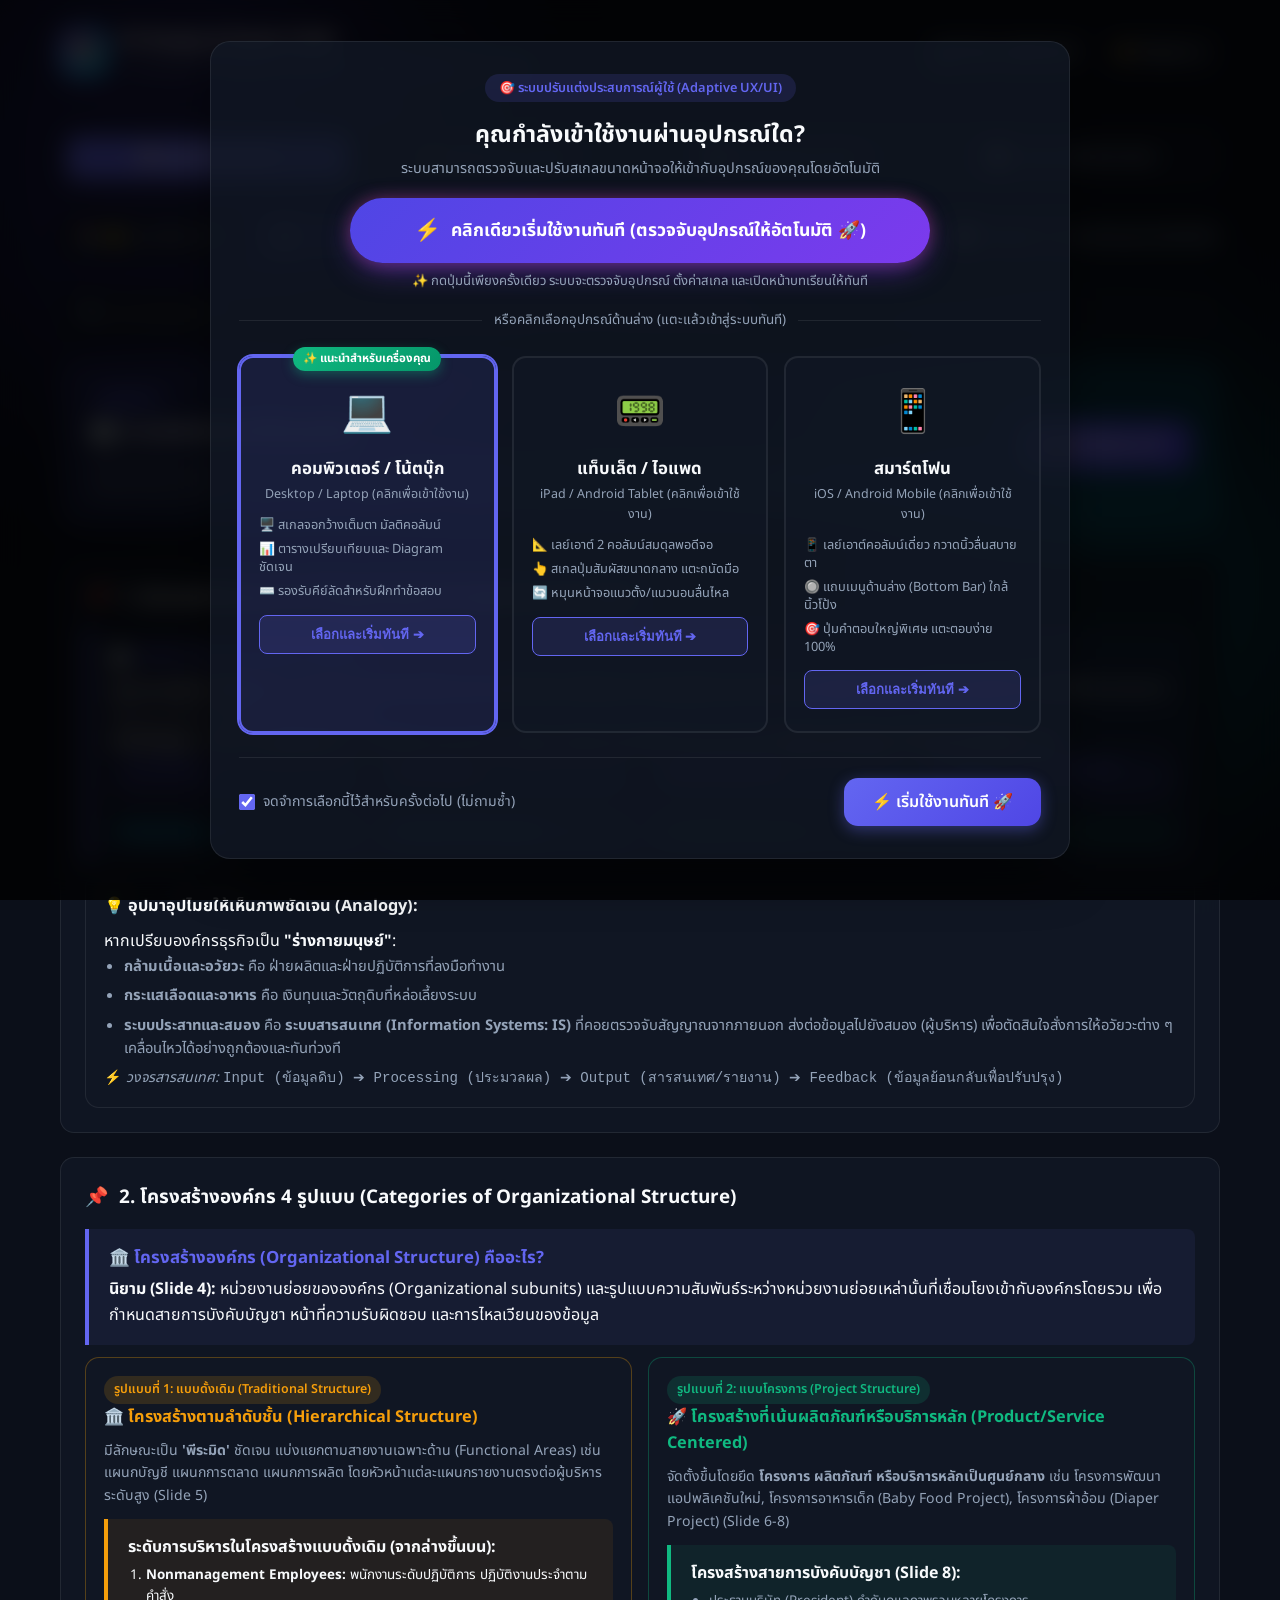
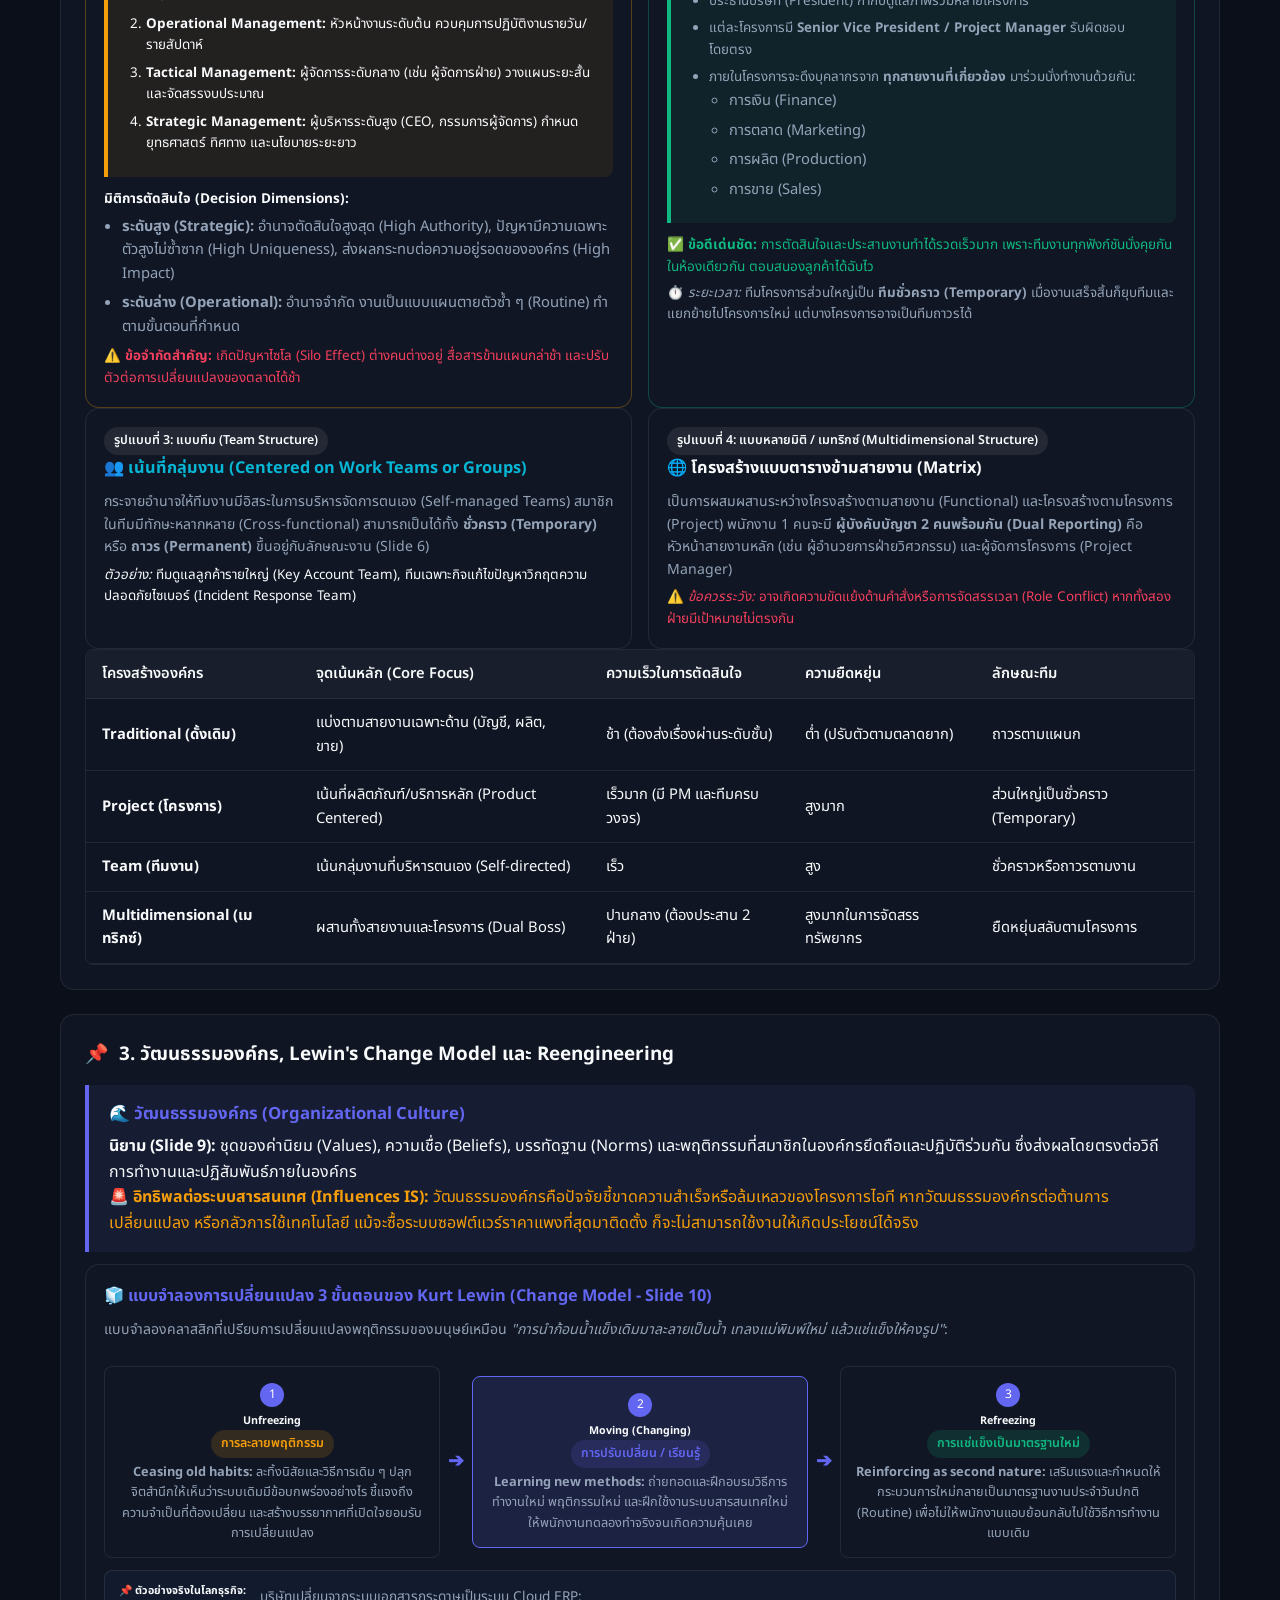
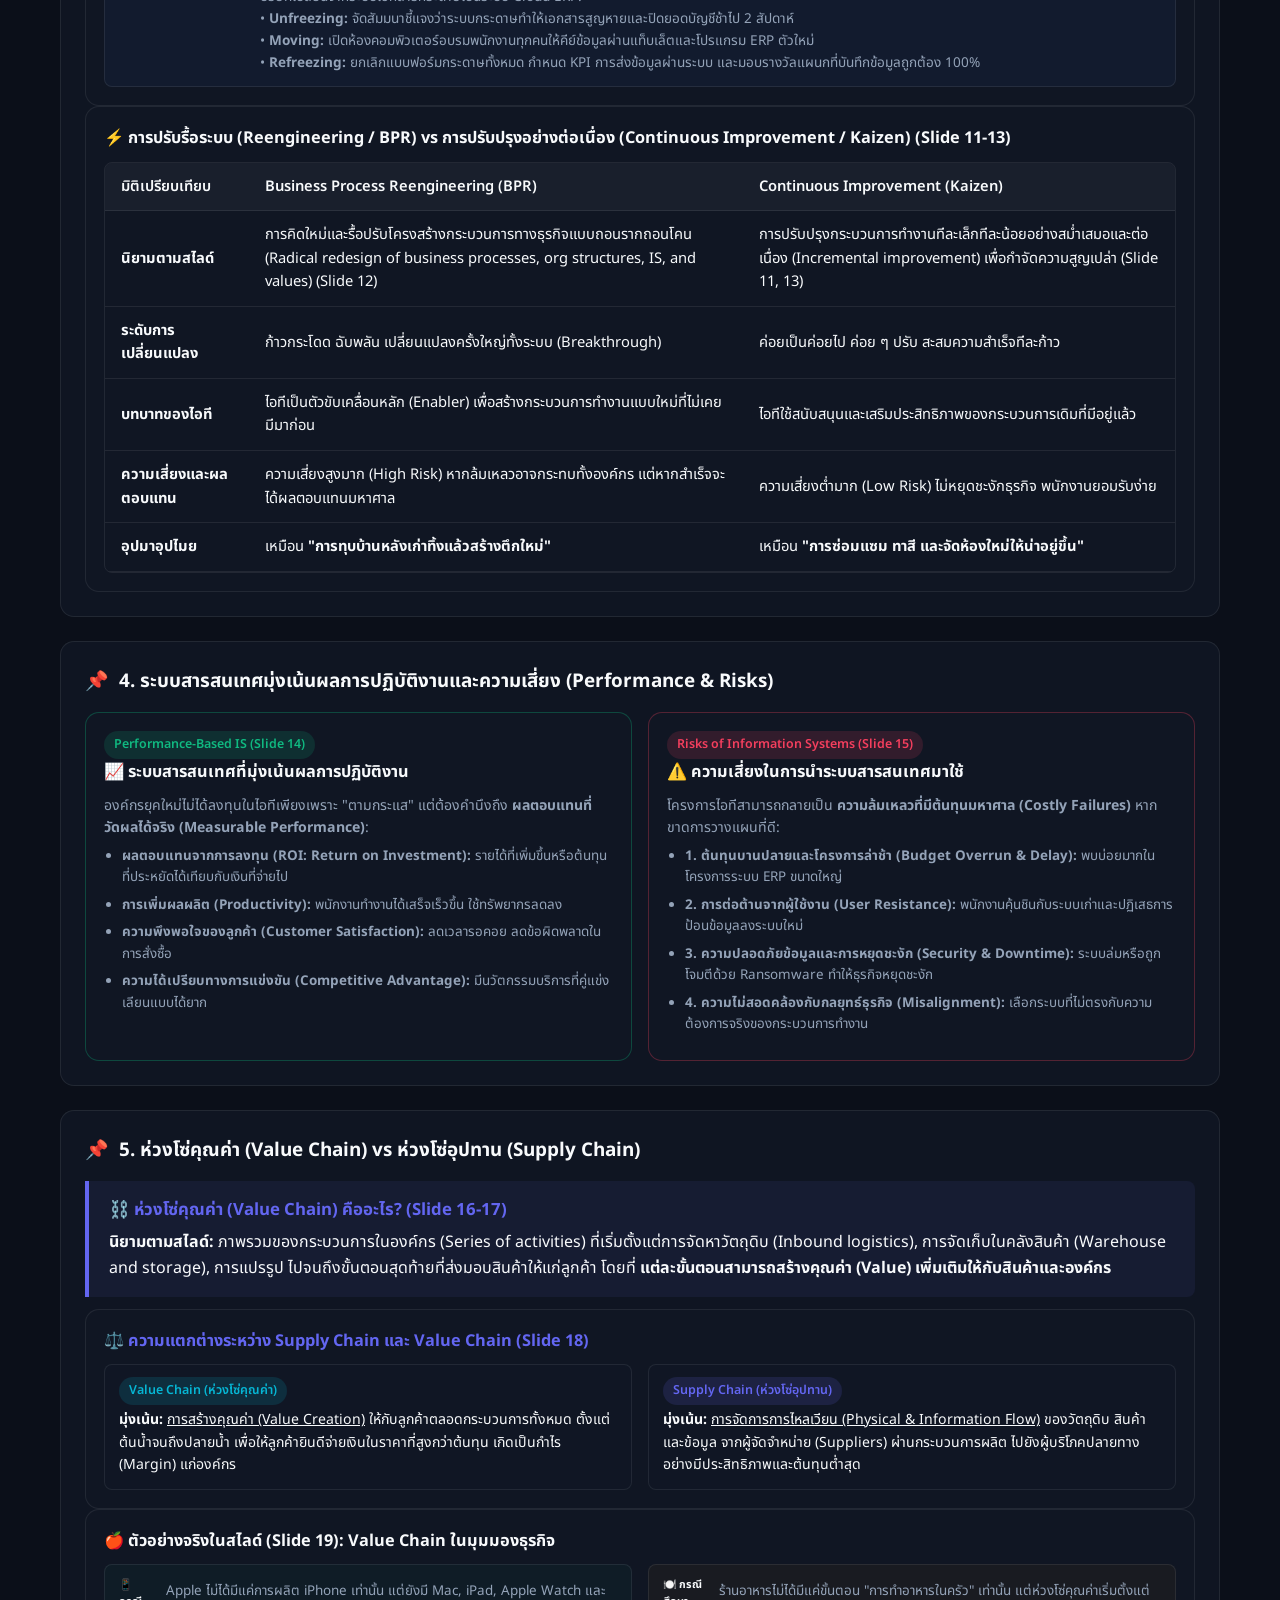
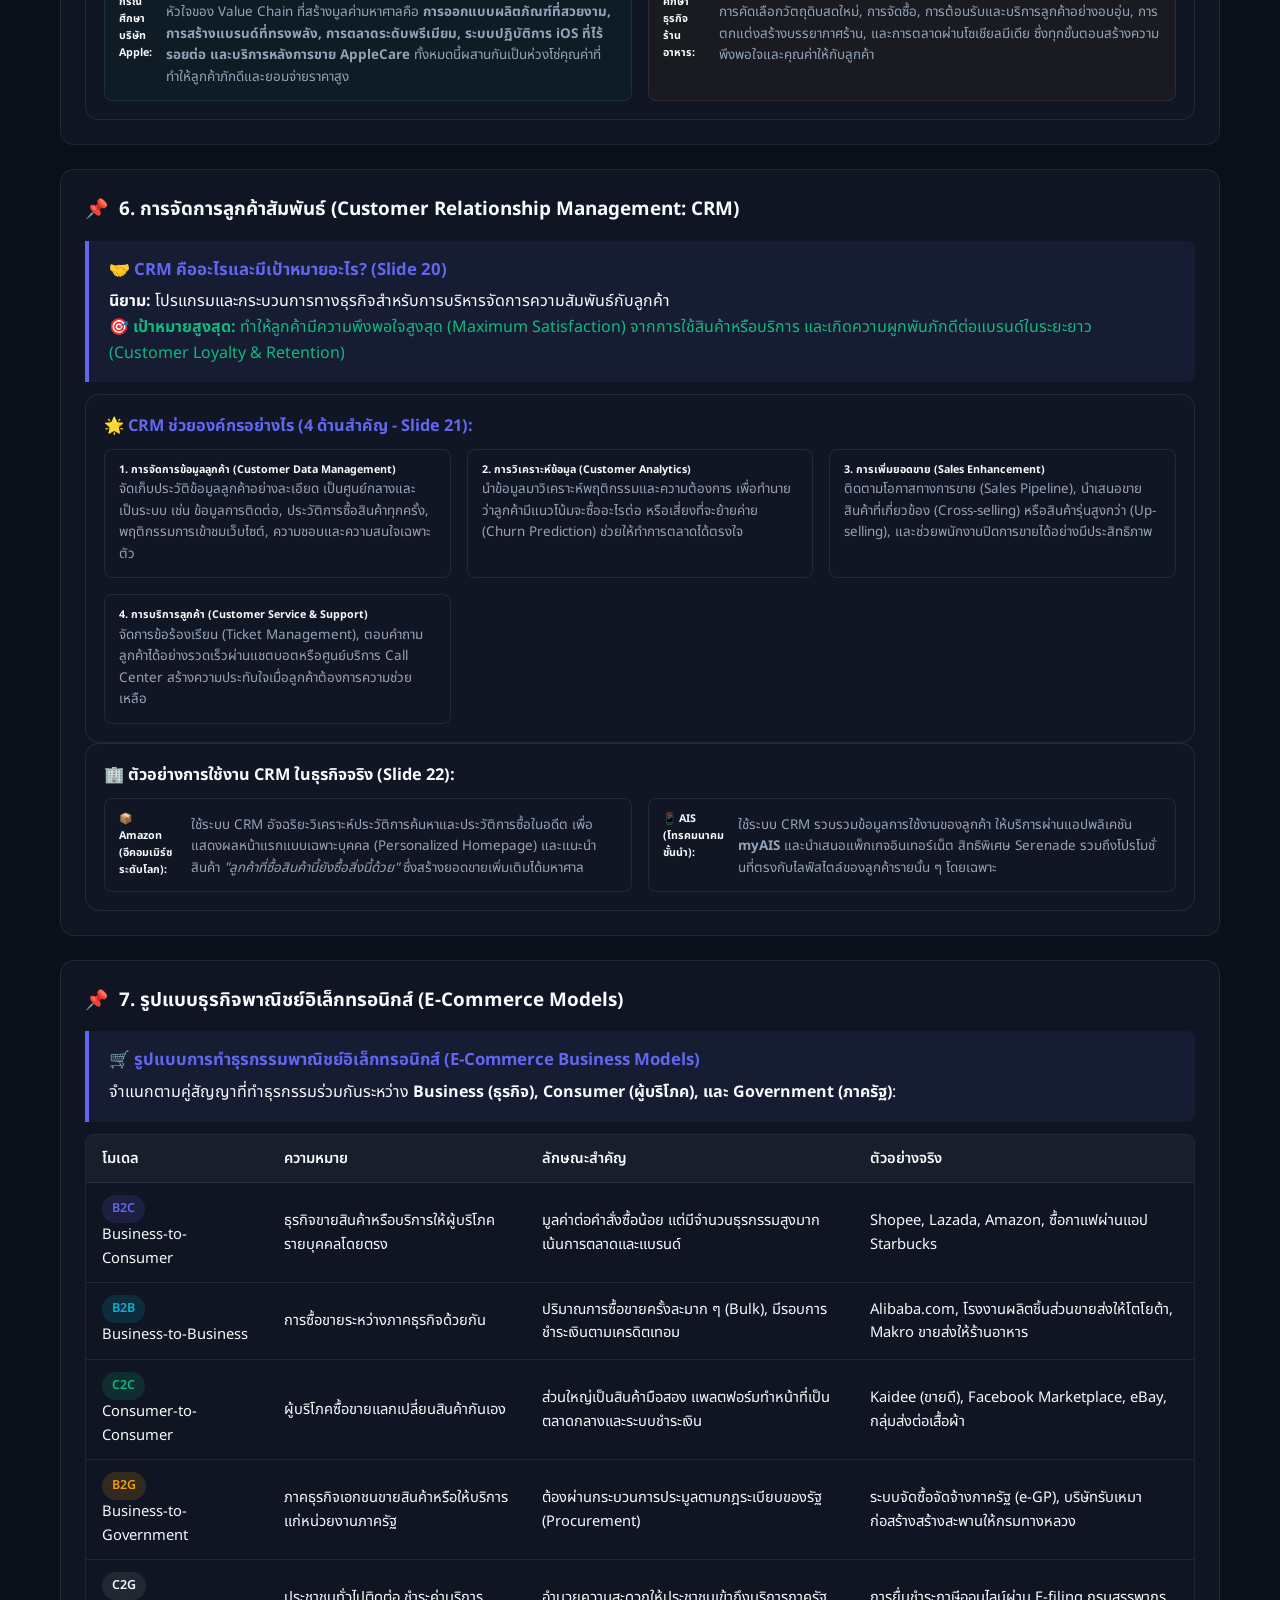
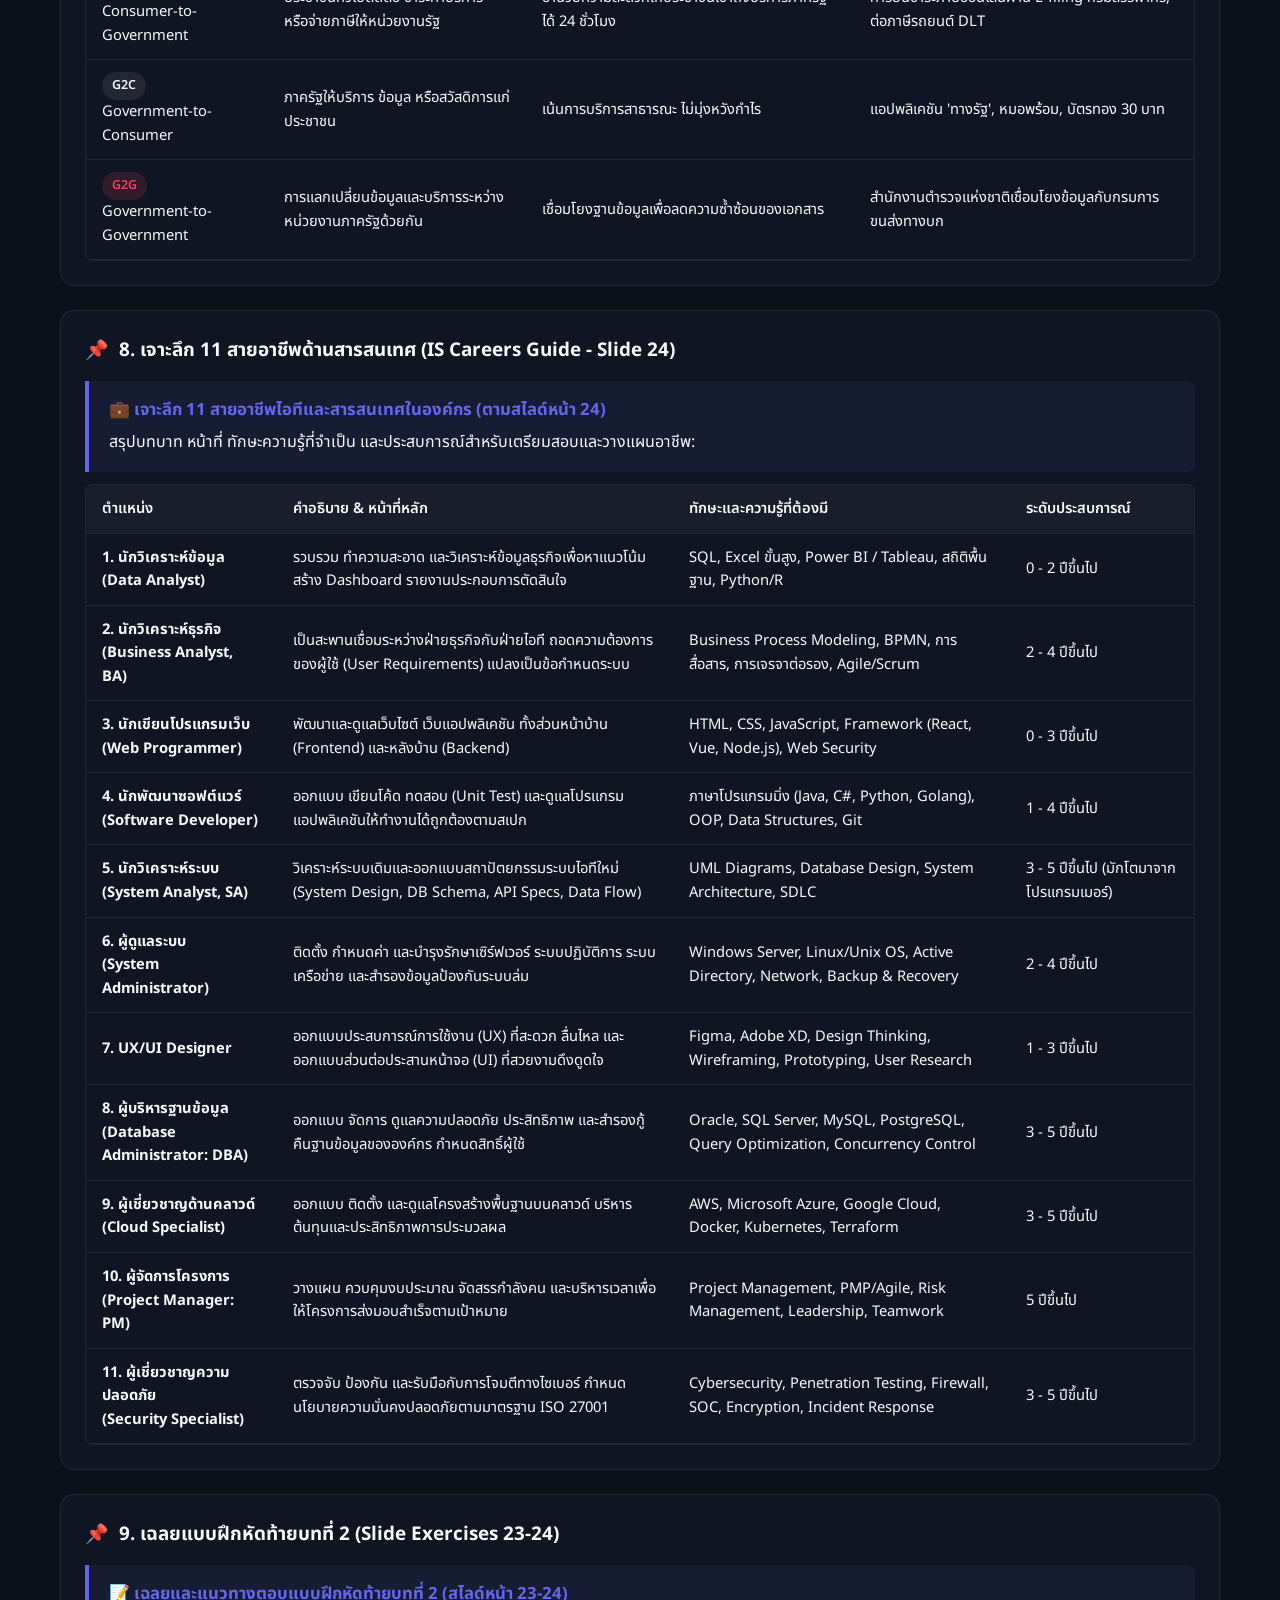
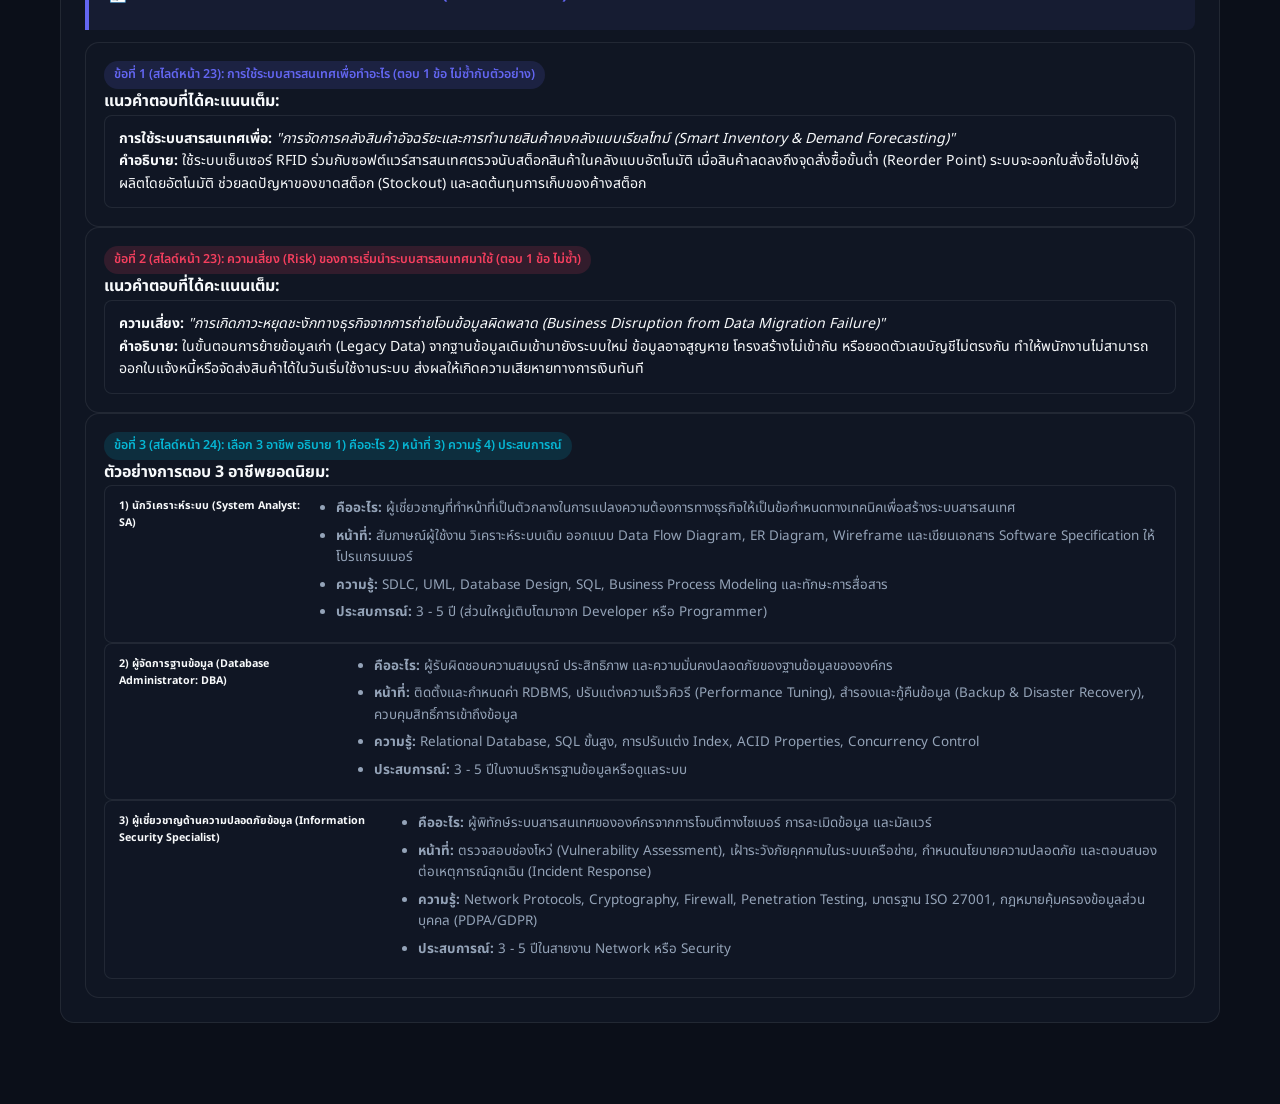
<file: index.html>
<!DOCTYPE html>
<html lang="th" data-theme="dark">
<head>
  <meta charset="UTF-8" />
  <meta name="viewport" content="width=device-width, initial-scale=1.0" />
  <title>IS Study & Exam Hub — ระบบสรุปบทเรียนและคลังข้อสอบ 70 ข้อเต็ม</title>
  <meta name="description" content="ระบบสรุปเนื้อหาและทดสอบความรู้วิชาระบบสารสนเทศ (Information Systems) ครอบคลุม Chapter 2, 3, 4 และ 5 พร้อมคลังข้อสอบ 70 ข้อ เฉลยละเอียด และแบบฝึกหัดในสไลด์" />
  <link rel="icon" href="data:image/svg+xml,<svg xmlns='http://www.w3.org/2000/svg' viewBox='0 0 100 100'><text y='.9em' font-size='90'>🎓</text></svg>" />
  <link rel="stylesheet" href="css/style.css" />
</head>
<body>
  <!-- Ambient background glow -->
  <div class="ambient-bg" aria-hidden="true">
    <div class="orb orb-1"></div>
    <div class="orb orb-2"></div>
  </div>

  <div class="app-container">
    <!-- Header -->
    <header class="app-header">
      <div class="brand">
        <div class="brand-icon">📚</div>
        <div class="brand-text">
          <h1>IS Study & Exam Hub</h1>
          <p>ระบบสรุปเนื้อหา & คลังข้อสอบเตรียมสอบ 70 ข้อเต็ม (Chapter 2, 3, 4, 5)</p>
        </div>
      </div>
      <div class="header-actions">
        <button class="btn-icon" id="device-mode-btn" onclick="window.app.openDeviceModal()" title="คลิกเพื่อเปลี่ยนโหมดอุปกรณ์ (Desktop/Tablet/Mobile)">
          💻 โหมด: คอมพิวเตอร์
        </button>
        <button class="btn-icon" id="theme-toggle-btn" onclick="window.app.toggleTheme()">
          ☀️ โหมดสว่าง
        </button>
      </div>
    </header>

    <!-- Navigation Tabs -->
    <nav class="nav-tabs" role="tablist">
      <button class="tab-btn active" data-tab="notes" onclick="window.app.switchTab('notes')">
        📖 สรุปเนื้อหาบทเรียน
      </button>
      <button class="tab-btn" data-tab="quiz" onclick="window.app.switchTab('quiz')">
        ✍️ คลังข้อสอบ (70 ข้อ)
      </button>
      <button class="tab-btn" data-tab="flashcards" onclick="window.app.switchTab('flashcards')">
        📇 บัตรคำช่วยจำ (26 ใบ)
      </button>
      <button class="tab-btn" data-tab="exercises" onclick="window.app.switchTab('exercises')">
        📝 เฉลยแบบฝึกหัดในสไลด์
      </button>
    </nav>

    <!-- Chapter Selector Ribbon -->
    <div class="chapter-ribbon" id="chapter-ribbon">
      <!-- Chips will be generated by JS -->
    </div>

    <!-- MAIN VIEW 1: Study Notes -->
    <main class="view-panel" id="view-notes">
      <!-- Search Input in Notes -->
      <div style="margin-bottom: 20px; position: relative;">
        <input 
          type="text" 
          id="notes-search-input" 
          placeholder="🔍 ค้นหาหัวข้อหรือคำศัพท์ (เช่น B2B, B2C, C2C, B2G, C2G, ER Diagram, PK, FK, 1:M, Simon, Kernel)..." 
          oninput="window.app.searchNotes(this.value)"
          style="width: 100%; padding: 14px 20px; background: var(--bg-card); border: 1px solid var(--border-color); border-radius: var(--radius-md); color: var(--text-main); font-family: inherit; font-size: 0.95rem; outline: none; transition: var(--transition);"
          onfocus="this.style.borderColor='var(--primary)'"
          onblur="this.style.borderColor='var(--border-color)'"
        />
      </div>

      <div id="notes-content-container">
        <!-- Notes dynamically populated -->
      </div>
    </main>

    <!-- MAIN VIEW 2: Interactive Quiz Engine -->
    <section class="view-panel" id="view-quiz" style="display: none;">
      <!-- Quiz Options Controls -->
      <div style="display: flex; justify-content: space-between; align-items: center; background: var(--bg-card); border: 1px solid var(--border-color); padding: 12px 20px; border-radius: var(--radius-md); margin-bottom: 20px; flex-wrap: wrap; gap: 12px;">
        <div style="display:flex; align-items:center; gap: 8px;">
          <span style="font-weight: 600; font-size: 0.92rem;">🎯 เลือกจำนวนข้อ:</span>
          <select id="quiz-limit-select" onchange="window.quizEngine.setQuestionLimit(this.value)" style="background: var(--bg-glass); color: var(--text-main); border: 1px solid var(--border-color); padding: 6px 12px; border-radius: var(--radius-sm); font-family: inherit; outline: none;">
            <option value="all" selected>ข้อสอบทั้งหมด (70 ข้อเต็ม ครบทุกบท พร้อม Diagram และ E-Commerce)</option>
            <option value="35">ชุดจำลองสอบมาตรฐาน (35 ข้อ)</option>
            <option value="15">ชุดทดสอบด่วน (15 ข้อ)</option>
          </select>
        </div>
        <div style="color: var(--text-muted); font-size: 0.88rem;">
          💡 ตรวจคำตอบทันที มีเฉลยละเอียด ครอบคลุม B2B/B2C/C2C/B2G/C2G และการโยงเส้น ER Diagram
        </div>
      </div>

      <div class="quiz-wrapper">
        <div class="quiz-top-bar">
          <div class="quiz-progress-text" id="quiz-progress-text">
            กำลังโหลดคำถาม...
          </div>
          <div class="quiz-timer">
            ⏱️ <span id="quiz-timer-display">00:00</span>
          </div>
        </div>

        <div class="progress-bar-container">
          <div class="progress-bar-fill" id="quiz-progress-fill"></div>
        </div>

        <div id="quiz-card-content">
          <!-- Populated by quiz.js -->
        </div>
      </div>
    </section>

    <!-- MAIN VIEW 3: Flashcards Mode -->
    <section class="view-panel" id="view-flashcards" style="display: none;">
      <div style="text-align: center; margin-bottom: 24px;">
        <h2>📇 บัตรคำช่วยจำ (Flashcards)</h2>
        <p style="color: var(--text-muted);">แตะหรือคลิกที่การ์ดเพื่อพลิกดูคำตอบ เหมาะสำหรับใช้ทบทวนนิยามสำคัญก่อนเข้าห้องสอบ</p>
      </div>

      <div class="flashcard-container">
        <div class="flashcard" id="flashcard-elem" onclick="window.app.flipFlashcard()">
          <div class="flashcard-front">
            <span class="badge badge-primary mb-3" id="flashcard-badge">Chapter</span>
            <h3 id="flashcard-q" style="font-size: 1.28rem; line-height: 1.5;">คำถามจะแสดงที่นี่</h3>
            <div class="card-hint">👆 คลิกหรือแตะเพื่อพลิกดูเฉลย</div>
          </div>
          <div class="flashcard-back">
            <span class="badge badge-success mb-3">คำตอบ / คำอธิบาย</span>
            <p id="flashcard-a" style="font-size: 1.1rem; line-height: 1.6;">คำตอบจะแสดงที่นี่</p>
            <div class="card-hint" style="color: rgba(255, 255, 255, 0.7);">👆 คลิกอีกครั้งเพื่อพลิกกลับ</div>
          </div>
        </div>

        <div class="flashcard-controls">
          <button class="btn-secondary" onclick="window.app.prevFlashcard()">
            ⬅️ การ์ดก่อนหน้า
          </button>
          <span id="flashcard-counter" style="font-weight: 600; color: var(--text-muted);">
            1 / 21
          </span>
          <button class="btn-main" onclick="window.app.nextFlashcard()">
            การ์ดถัดไป ➡️
          </button>
        </div>
      </div>
    </section>

    <!-- MAIN VIEW 4: Slide Exercises Answers -->
    <section class="view-panel" id="view-exercises" style="display: none;">
      <div style="margin-bottom: 24px;">
        <h2>📝 แนวคำตอบแบบฝึกหัดในสไลด์อาจารย์</h2>
        <p style="color: var(--text-muted);">รวบรวมคำถามจากแบบฝึกหัดท้ายบทและแบบทดสอบในสไลด์ พร้อมคำอธิบายและแนวทางการตอบอย่างสมบูรณ์</p>
      </div>

      <div id="exercises-content-container">
        <!-- Populated dynamically -->
      </div>
    </section>
  </div>

  <!-- Mobile Bottom Navigation Bar (Visible only in mobile mode or small screens) -->
  <nav class="mobile-bottom-nav" id="mobile-bottom-nav">
    <button class="bottom-nav-item active" data-tab="notes" onclick="window.app.switchTab('notes')">
      <span class="nav-icon">📖</span>
      <span class="nav-label">เนื้อหา</span>
    </button>
    <button class="bottom-nav-item" data-tab="quiz" onclick="window.app.switchTab('quiz')">
      <span class="nav-icon">✍️</span>
      <span class="nav-label">ข้อสอบ</span>
    </button>
    <button class="bottom-nav-item" data-tab="flashcards" onclick="window.app.switchTab('flashcards')">
      <span class="nav-icon">📇</span>
      <span class="nav-label">บัตรคำ</span>
    </button>
    <button class="bottom-nav-item" data-tab="exercises" onclick="window.app.switchTab('exercises')">
      <span class="nav-icon">📝</span>
      <span class="nav-label">แบบฝึกหัด</span>
    </button>
  </nav>

  <!-- Device Selection Modal (ระบบถามก่อนเข้าใช้งาน) -->
  <div class="modal-overlay" id="device-modal" style="display: none;">
    <div class="modal-card device-modal-card">
      <div class="modal-header">
        <div class="modal-badge">🎯 ระบบปรับแต่งประสบการณ์ผู้ใช้ (Adaptive UX/UI)</div>
        <h2 style="font-size: 1.45rem; margin-top: 6px;">คุณกำลังเข้าใช้งานผ่านอุปกรณ์ใด?</h2>
        <p style="color: var(--text-muted); font-size: 0.9rem; margin-top: 4px;">
          ระบบสามารถตรวจจับและปรับสเกลขนาดหน้าจอให้เข้ากับอุปกรณ์ของคุณโดยอัตโนมัติ
        </p>

        <!-- MASTER 1-CLICK BUTTON -->
        <div class="one-click-container">
          <button id="btn-one-click-auto" class="btn-main one-click-launch-btn" onclick="window.app.oneClickAutoLaunch()">
            <span class="btn-sparkle">⚡</span>
            <span class="btn-text">คลิกเดียวเริ่มใช้งานทันที (ตรวจจับอุปกรณ์ให้อัตโนมัติ 🚀)</span>
          </button>
          <div class="one-click-hint">
            ✨ กดปุ่มนี้เพียงครั้งเดียว ระบบจะตรวจจับอุปกรณ์ ตั้งค่าสเกล และเปิดหน้าบทเรียนให้ทันที
          </div>
        </div>

        <div class="modal-divider-text">
          <span>หรือคลิกเลือกอุปกรณ์ด้านล่าง (แตะแล้วเข้าสู่ระบบทันที)</span>
        </div>
      </div>

      <div class="device-options-grid">
        <!-- Option 1: Desktop -->
        <div class="device-card" id="card-mode-desktop" onclick="window.app.directSelectAndLaunch('desktop')">
          <div class="rec-pill" id="pill-desktop" style="display: none;">✨ แนะนำสำหรับเครื่องคุณ</div>
          <div class="device-icon">💻</div>
          <h3>คอมพิวเตอร์ / โน้ตบุ๊ก</h3>
          <span class="device-en">Desktop / Laptop (คลิกเพื่อเข้าใช้งาน)</span>
          <ul class="device-features">
            <li>🖥️ สเกลจอกว้างเต็มตา มัลติคอลัมน์</li>
            <li>📊 ตารางเปรียบเทียบและ Diagram ชัดเจน</li>
            <li>⌨️ รองรับคีย์ลัดสำหรับฝึกทำข้อสอบ</li>
          </ul>
          <button class="device-card-action-btn">เลือกและเริ่มทันที ➔</button>
        </div>

        <!-- Option 2: Tablet -->
        <div class="device-card" id="card-mode-tablet" onclick="window.app.directSelectAndLaunch('tablet')">
          <div class="rec-pill" id="pill-tablet" style="display: none;">✨ แนะนำสำหรับเครื่องคุณ</div>
          <div class="device-icon">📟</div>
          <h3>แท็บเล็ต / ไอแพด</h3>
          <span class="device-en">iPad / Android Tablet (คลิกเพื่อเข้าใช้งาน)</span>
          <ul class="device-features">
            <li>📐 เลย์เอาต์ 2 คอลัมน์สมดุลพอดีจอ</li>
            <li>👆 สเกลปุ่มสัมผัสขนาดกลาง แตะถนัดมือ</li>
            <li>🔄 หมุนหน้าจอแนวตั้ง/แนวนอนลื่นไหล</li>
          </ul>
          <button class="device-card-action-btn">เลือกและเริ่มทันที ➔</button>
        </div>

        <!-- Option 3: Mobile -->
        <div class="device-card" id="card-mode-mobile" onclick="window.app.directSelectAndLaunch('mobile')">
          <div class="rec-pill" id="pill-mobile" style="display: none;">✨ แนะนำสำหรับเครื่องคุณ</div>
          <div class="device-icon">📱</div>
          <h3>สมาร์ตโฟน</h3>
          <span class="device-en">iOS / Android Mobile (คลิกเพื่อเข้าใช้งาน)</span>
          <ul class="device-features">
            <li>📱 เลย์เอาต์คอลัมน์เดี่ยว กวาดนิ้วลื่นสบายตา</li>
            <li>🔘 แถบเมนูด้านล่าง (Bottom Bar) ใกล้นิ้วโป้ง</li>
            <li>🎯 ปุ่มคำตอบใหญ่พิเศษ แตะตอบง่าย 100%</li>
          </ul>
          <button class="device-card-action-btn">เลือกและเริ่มทันที ➔</button>
        </div>
      </div>

      <div class="modal-footer">
        <label class="remember-label">
          <input type="checkbox" id="remember-device-choice" checked />
          <span>จดจำการเลือกนี้ไว้สำหรับครั้งต่อไป (ไม่ถามซ้ำ)</span>
        </label>
        <button class="btn-main modal-confirm-btn" onclick="window.app.oneClickAutoLaunch()">
          ⚡ เริ่มใช้งานทันที 🚀
        </button>
      </div>
    </div>
  </div>

  <!-- Scripts -->
  <script src="js/data.js"></script>
  <script src="js/quiz.js"></script>
  <script src="js/app.js"></script>
</body>
</html>
</file>
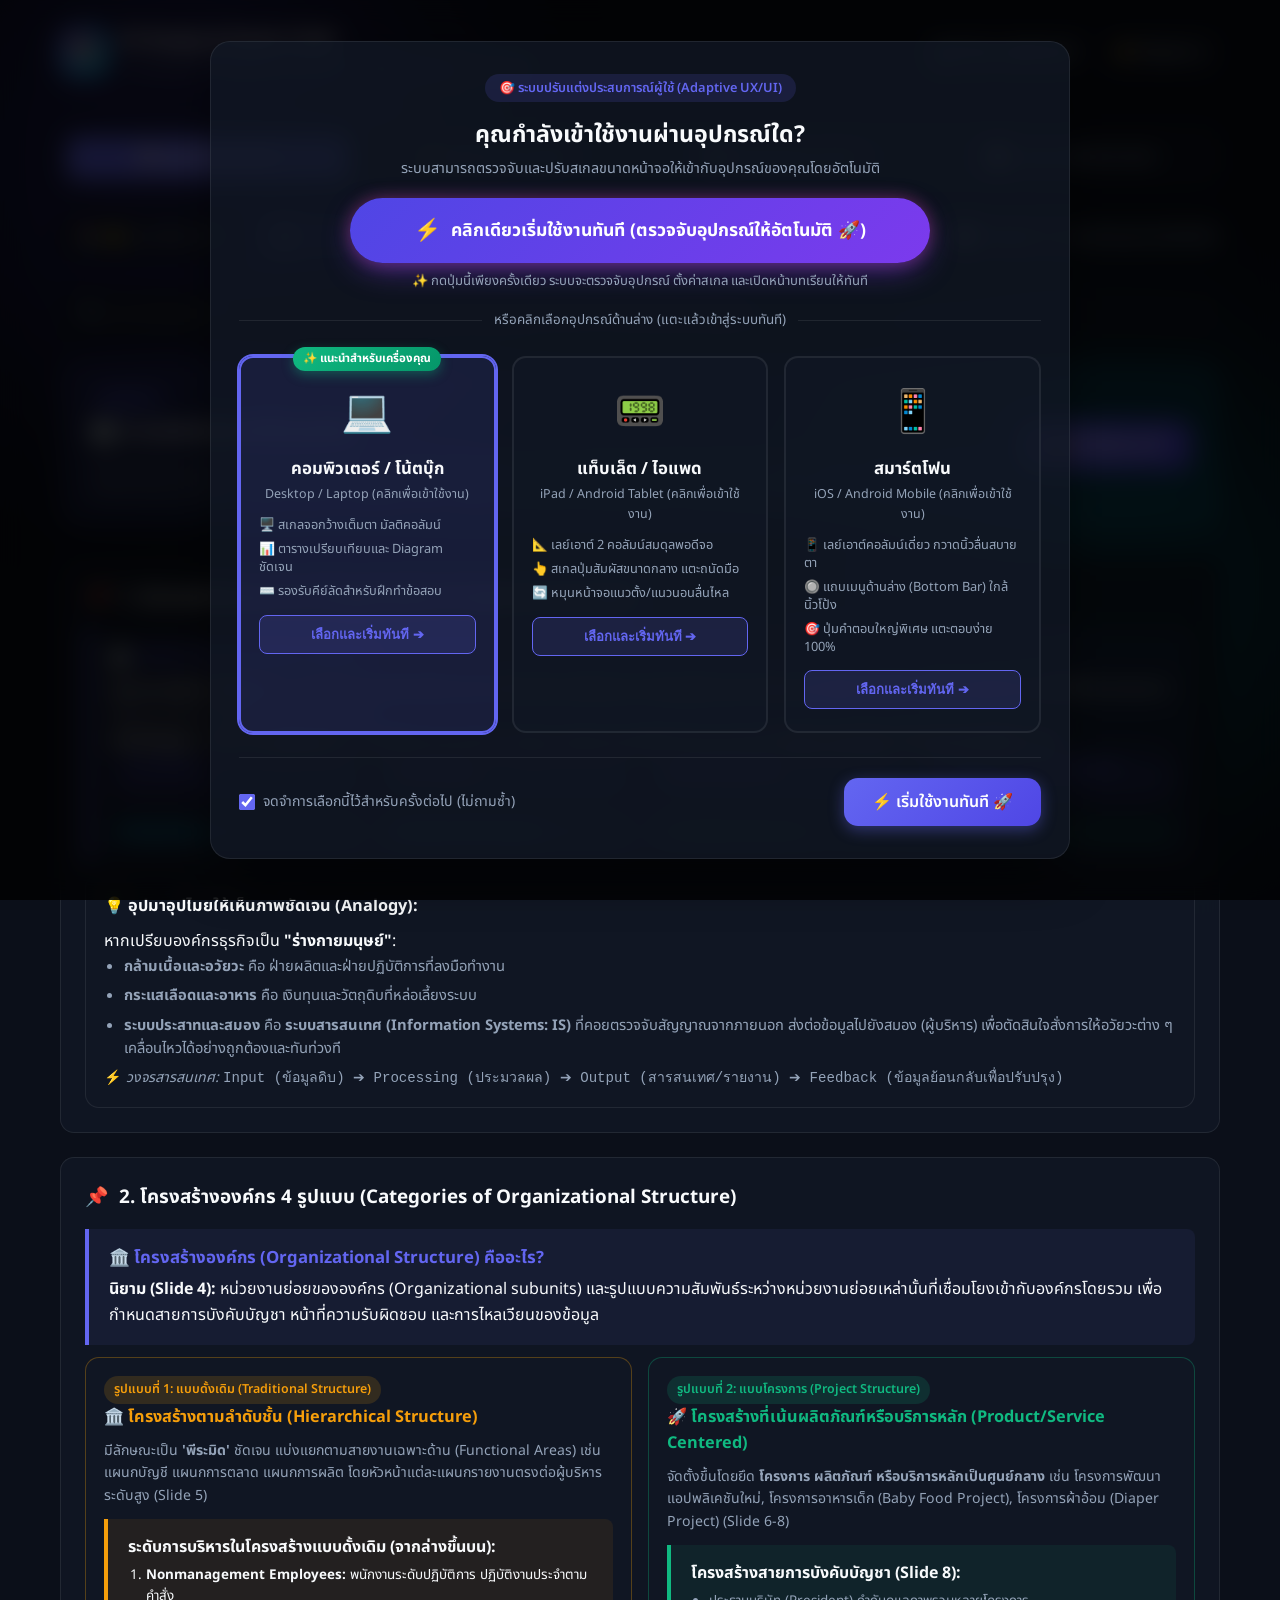
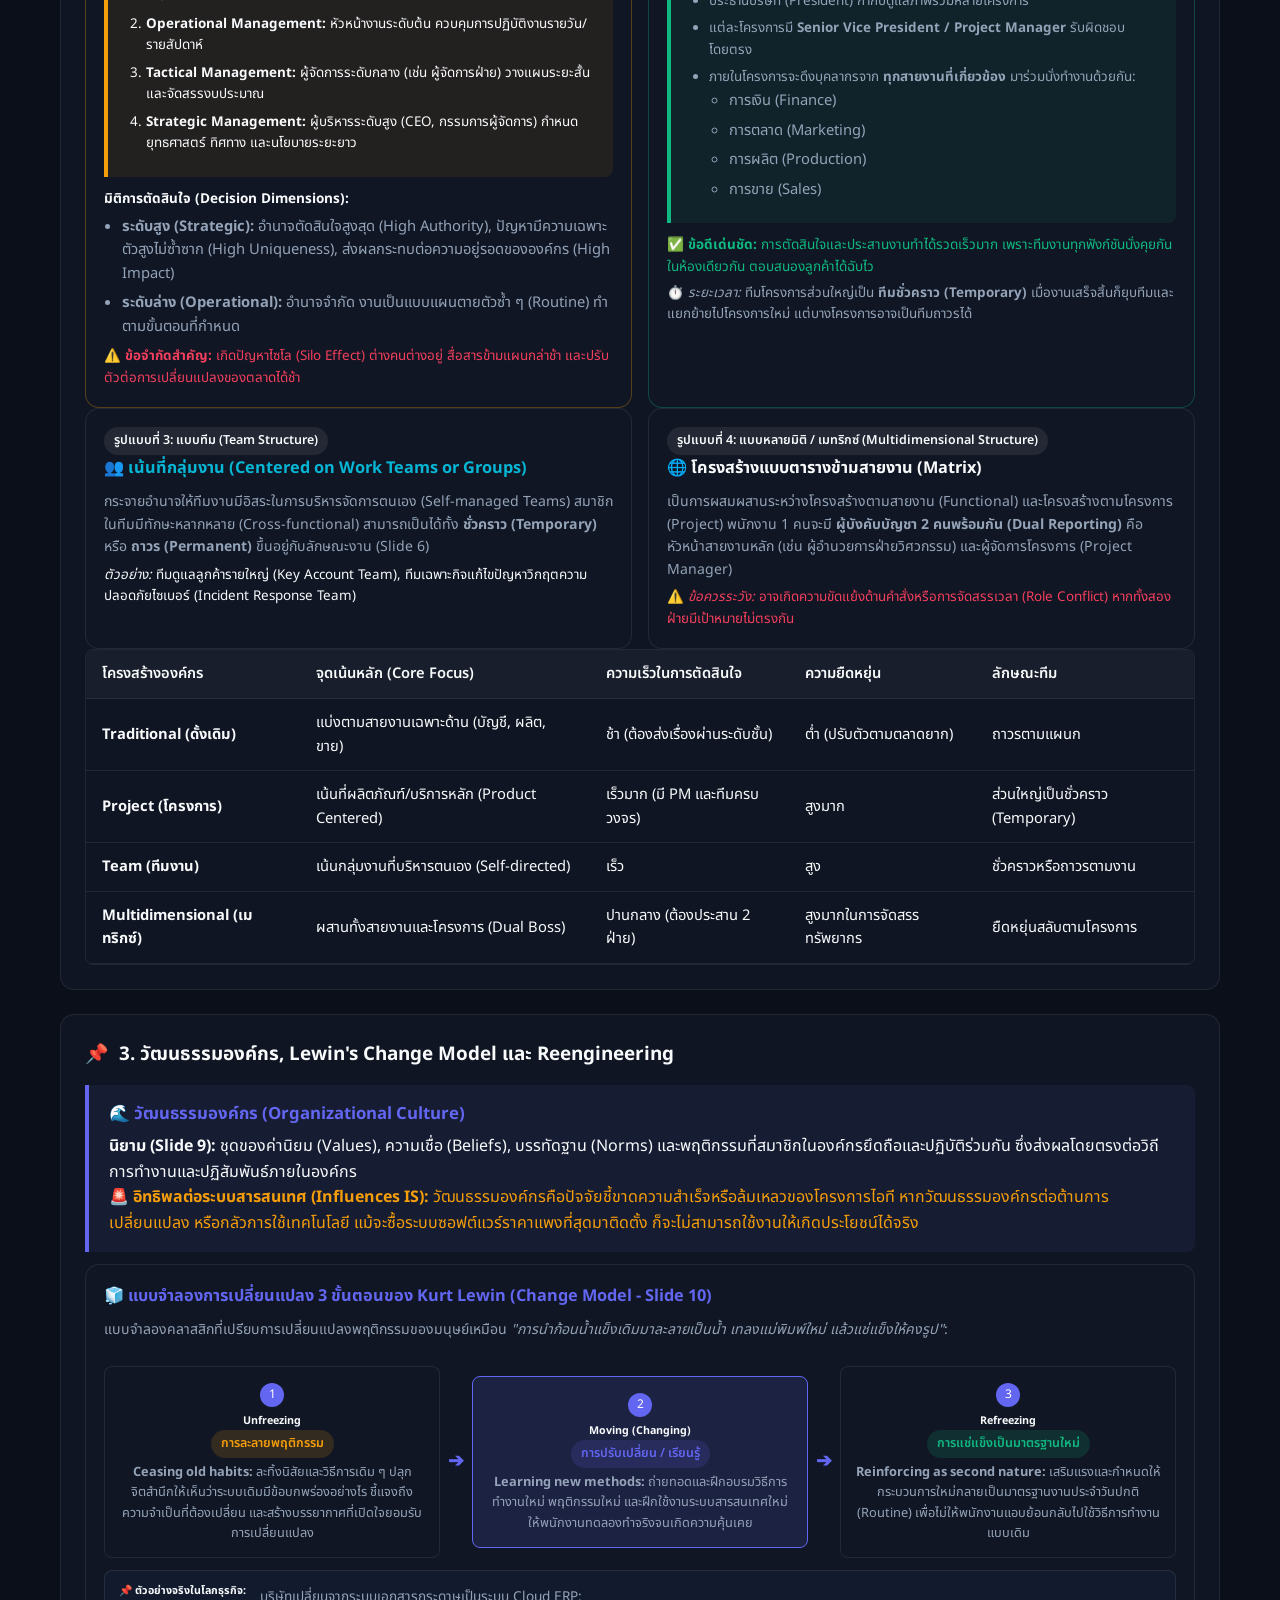
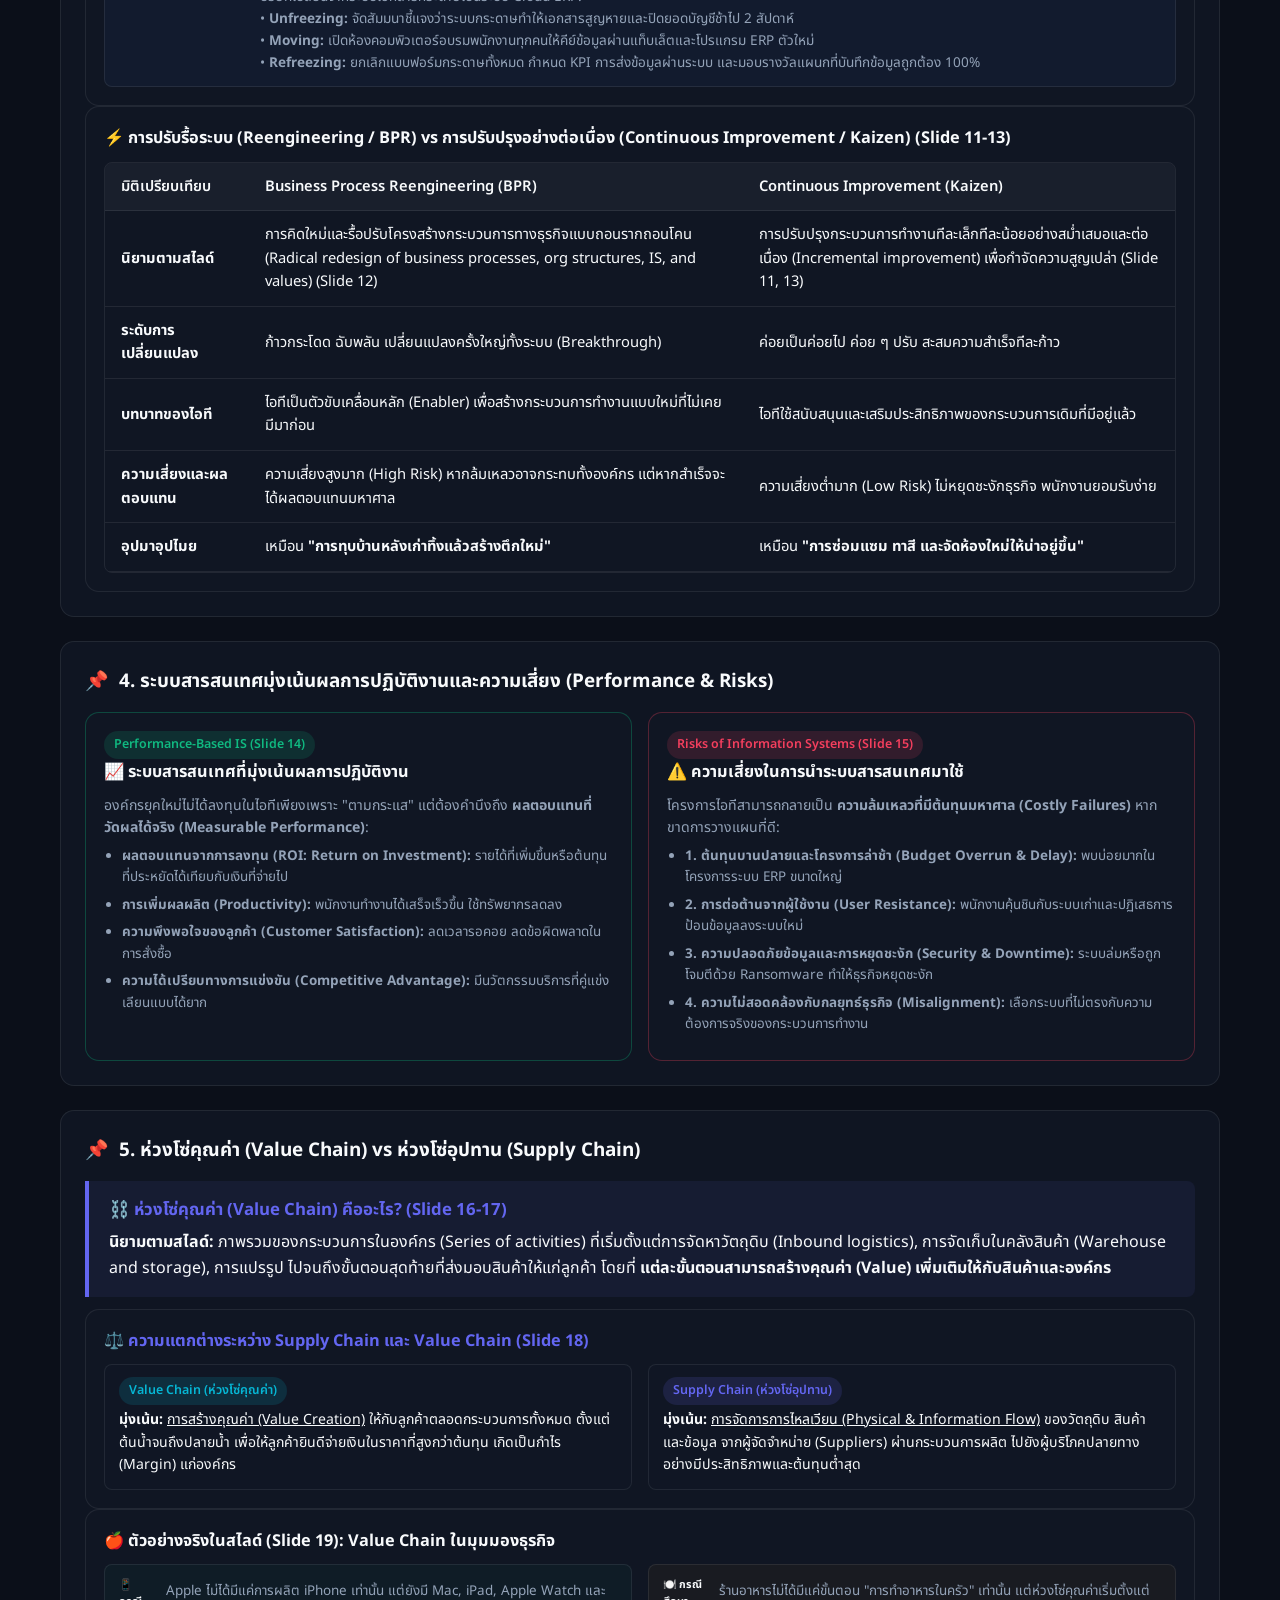
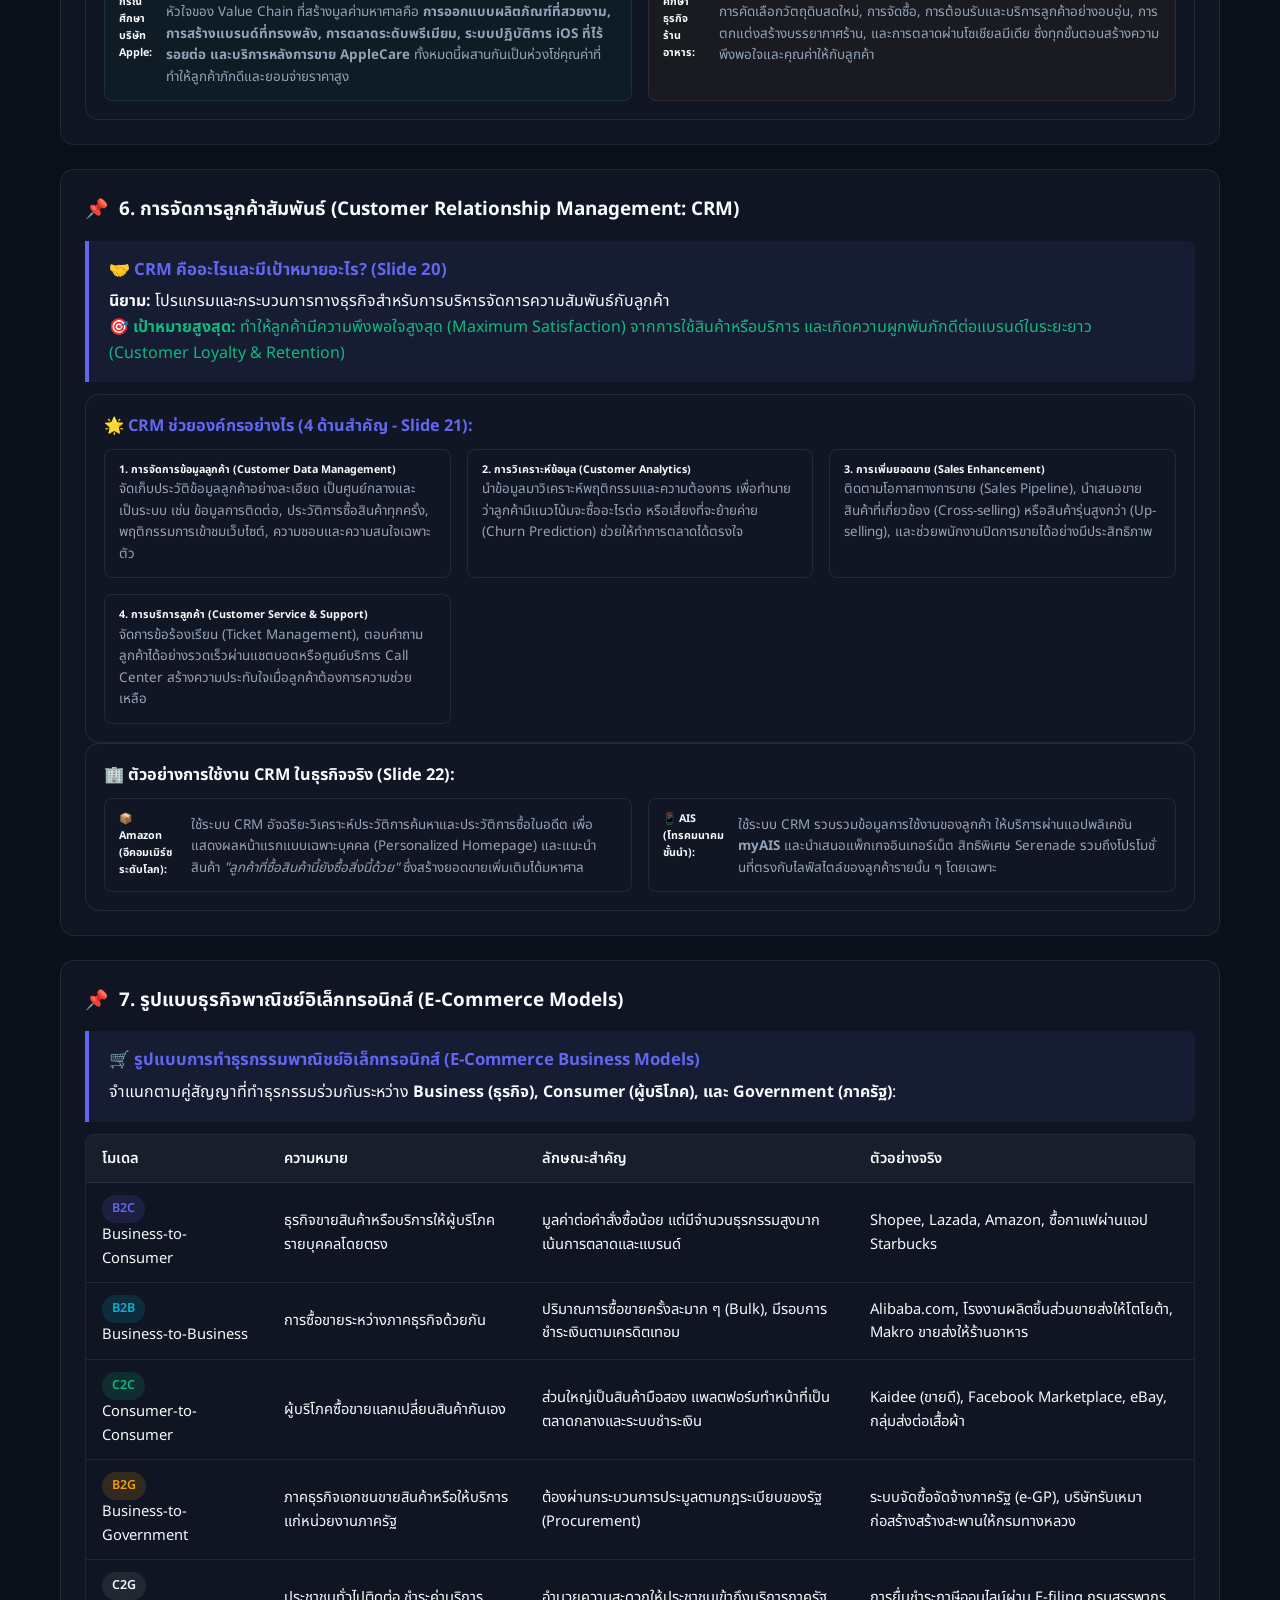
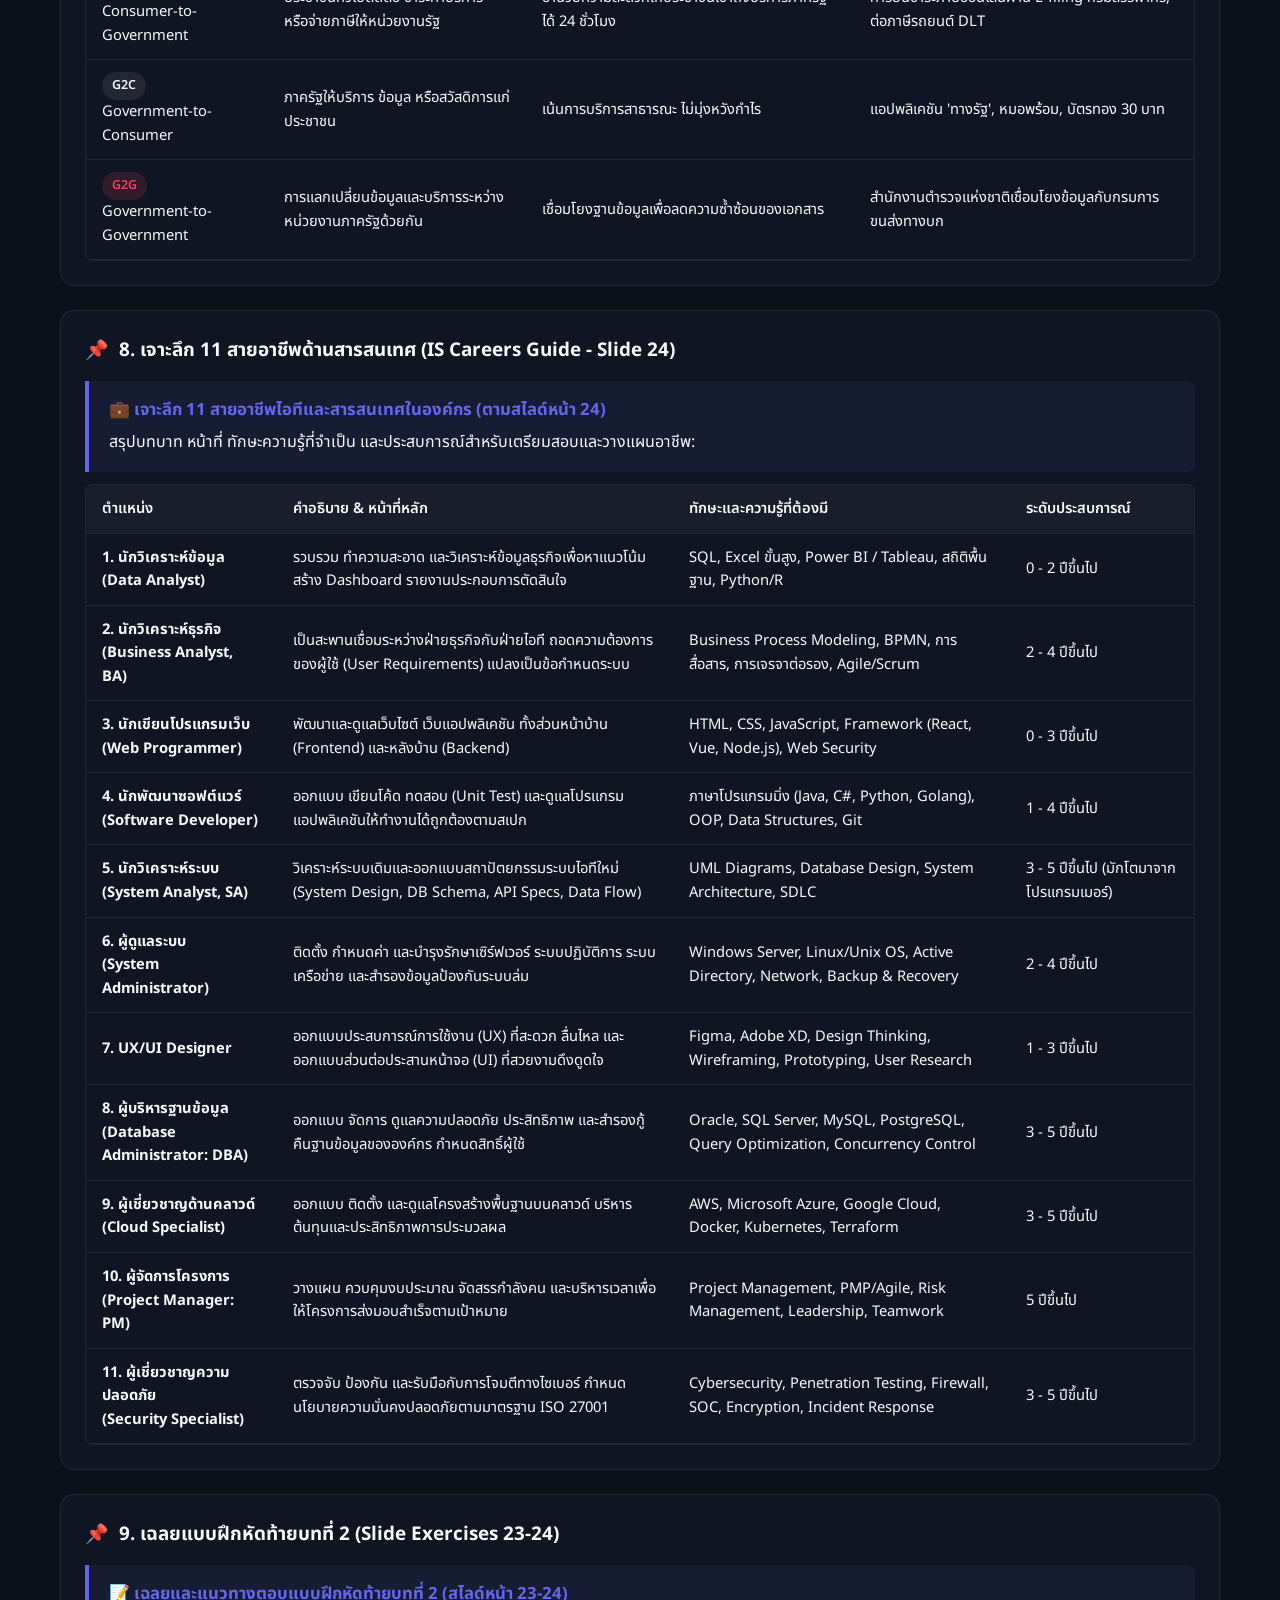
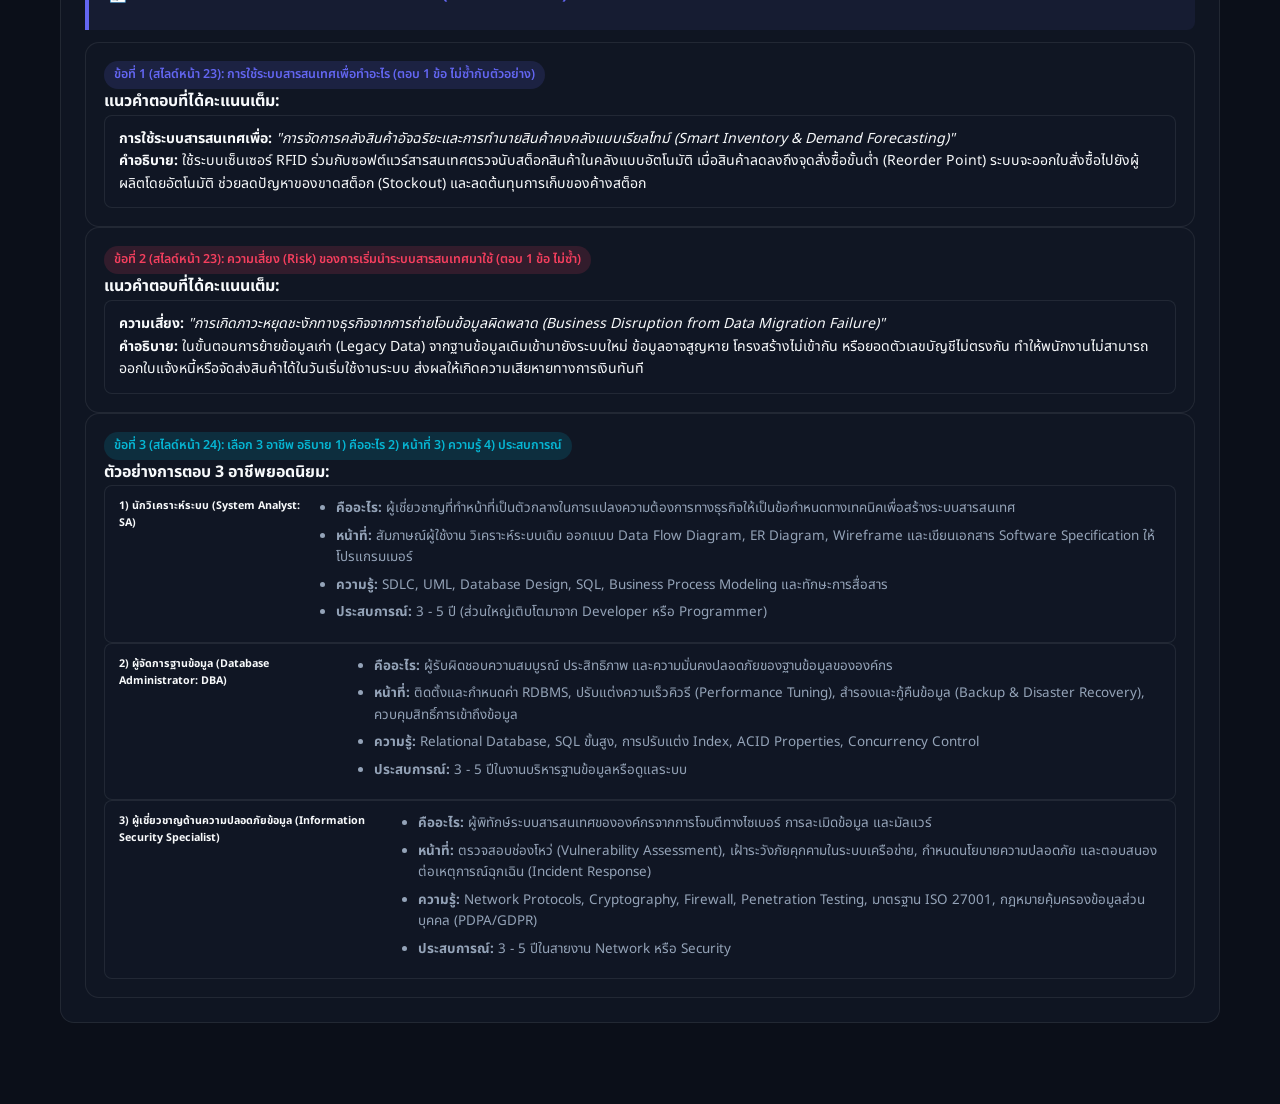
<file: IS_Study_Hub_Offline.html>
<!DOCTYPE html>
<html lang="th" data-theme="dark">
<head>
  <meta charset="UTF-8" />
  <meta name="viewport" content="width=device-width, initial-scale=1.0" />
  <title>IS Study & Exam Hub — ระบบสรุปบทเรียนและคลังข้อสอบ 70 ข้อเต็ม</title>
  <meta name="description" content="ระบบสรุปเนื้อหาและทดสอบความรู้วิชาระบบสารสนเทศ (Information Systems) ครอบคลุม Chapter 2, 3, 4 และ 5 พร้อมคลังข้อสอบ 70 ข้อ เฉลยละเอียด และแบบฝึกหัดในสไลด์" />
  <link rel="icon" href="data:image/svg+xml,<svg xmlns='http://www.w3.org/2000/svg' viewBox='0 0 100 100'><text y='.9em' font-size='90'>🎓</text></svg>" />
  <style>
/* ========================================================
   IS Study & Exam Hub - Stylesheet
   Modern Glassmorphism & High Aesthetic Dark/Light Mode
   ======================================================== */

@import url('https://fonts.googleapis.com/css2?family=Plus+Jakarta+Sans:wght@400;500;600;700;800&family=Noto+Sans+Thai:wght@300;400;500;600;700&display=swap');

:root {
  --font-en: 'Plus Jakarta Sans', sans-serif;
  --font-th: 'Noto Sans Thai', sans-serif;

  /* Color Palette - Modern Indigo / Cyber theme */
  --bg-main: #0b0f19;
  --bg-card: rgba(18, 24, 38, 0.75);
  --bg-card-hover: rgba(28, 38, 59, 0.85);
  --bg-glass: rgba(18, 24, 38, 0.6);
  --border-color: rgba(255, 255, 255, 0.08);
  --border-focus: #6366f1;
  
  --text-main: #f8fafc;
  --text-muted: #94a3b8;
  --text-sub: #64748b;

  --primary: #6366f1;
  --primary-hover: #4f46e5;
  --primary-light: rgba(99, 102, 241, 0.15);
  --primary-glow: rgba(99, 102, 241, 0.4);

  --accent-cyan: #06b6d4;
  --accent-emerald: #10b981;
  --accent-amber: #f59e0b;
  --accent-rose: #f43f5e;

  --radius-sm: 8px;
  --radius-md: 14px;
  --radius-lg: 20px;
  --radius-full: 9999px;

  --shadow-sm: 0 2px 8px rgba(0, 0, 0, 0.2);
  --shadow-md: 0 10px 25px -5px rgba(0, 0, 0, 0.3);
  --shadow-glow: 0 0 25px var(--primary-glow);

  --transition: all 0.25s cubic-bezier(0.4, 0, 0.2, 1);
}

[data-theme="light"] {
  --bg-main: #f8fafc;
  --bg-card: rgba(255, 255, 255, 0.85);
  --bg-card-hover: rgba(241, 245, 249, 0.95);
  --bg-glass: rgba(255, 255, 255, 0.7);
  --border-color: rgba(0, 0, 0, 0.08);
  --border-focus: #4f46e5;

  --text-main: #0f172a;
  --text-muted: #475569;
  --text-sub: #94a3b8;

  --primary-light: rgba(99, 102, 241, 0.1);
  --shadow-sm: 0 2px 8px rgba(0, 0, 0, 0.04);
  --shadow-md: 0 10px 25px -5px rgba(0, 0, 0, 0.08);
}

/* Base Styles */
* {
  margin: 0;
  padding: 0;
  box-sizing: border-box;
}

body {
  font-family: var(--font-th), var(--font-en);
  background-color: var(--bg-main);
  color: var(--text-main);
  min-height: 100vh;
  line-height: 1.6;
  overflow-x: hidden;
  transition: background-color 0.3s ease, color 0.3s ease;
}

/* Background Ambient Orbs */
.ambient-bg {
  position: fixed;
  top: 0;
  left: 0;
  width: 100vw;
  height: 100vh;
  z-index: -1;
  overflow: hidden;
  pointer-events: none;
}
.orb {
  position: absolute;
  border-radius: 50%;
  filter: blur(100px);
  opacity: 0.25;
}
.orb-1 {
  top: -10%;
  left: -5%;
  width: 500px;
  height: 500px;
  background: #4f46e5;
}
.orb-2 {
  bottom: 10%;
  right: -5%;
  width: 450px;
  height: 450px;
  background: #06b6d4;
}

/* App Container */
.app-container {
  max-width: 1200px;
  margin: 0 auto;
  padding: 24px 20px 80px 20px;
}

/* Header */
.app-header {
  display: flex;
  justify-content: space-between;
  align-items: center;
  margin-bottom: 28px;
  padding-bottom: 20px;
  border-bottom: 1px solid var(--border-color);
}
.brand {
  display: flex;
  align-items: center;
  gap: 12px;
}
.brand-icon {
  width: 48px;
  height: 48px;
  background: linear-gradient(135deg, var(--primary), var(--accent-cyan));
  border-radius: var(--radius-md);
  display: flex;
  align-items: center;
  justify-content: center;
  font-size: 24px;
  box-shadow: 0 4px 15px var(--primary-glow);
}
.brand-text h1 {
  font-size: 1.35rem;
  font-weight: 700;
  letter-spacing: -0.5px;
}
.brand-text p {
  font-size: 0.85rem;
  color: var(--text-muted);
}
.header-actions {
  display: flex;
  gap: 12px;
  align-items: center;
}
.btn-icon {
  background: var(--bg-card);
  border: 1px solid var(--border-color);
  color: var(--text-main);
  padding: 8px 14px;
  border-radius: var(--radius-full);
  cursor: pointer;
  display: inline-flex;
  align-items: center;
  gap: 6px;
  font-size: 0.88rem;
  font-weight: 500;
  transition: var(--transition);
}
.btn-icon:hover {
  background: var(--bg-card-hover);
  border-color: var(--primary);
  transform: translateY(-1px);
}

/* Navigation Tabs */
.nav-tabs {
  display: flex;
  gap: 8px;
  background: var(--bg-card);
  padding: 6px;
  border-radius: var(--radius-md);
  border: 1px solid var(--border-color);
  margin-bottom: 28px;
  overflow-x: auto;
}
.tab-btn {
  flex: 1;
  min-width: 140px;
  padding: 10px 16px;
  border-radius: var(--radius-sm);
  background: transparent;
  border: none;
  color: var(--text-muted);
  font-size: 0.95rem;
  font-weight: 600;
  cursor: pointer;
  transition: var(--transition);
  display: flex;
  align-items: center;
  justify-content: center;
  gap: 8px;
  font-family: inherit;
}
.tab-btn.active {
  background: var(--primary);
  color: #fff;
  box-shadow: 0 4px 12px var(--primary-glow);
}
.tab-btn:hover:not(.active) {
  color: var(--text-main);
  background: rgba(255, 255, 255, 0.04);
}

/* Chapter Selector Ribbon */
.chapter-ribbon {
  display: flex;
  gap: 12px;
  margin-bottom: 24px;
  overflow-x: auto;
  padding-bottom: 4px;
}
.ch-chip {
  background: var(--bg-card);
  border: 1px solid var(--border-color);
  color: var(--text-muted);
  padding: 10px 18px;
  border-radius: var(--radius-md);
  cursor: pointer;
  white-space: nowrap;
  transition: var(--transition);
  display: flex;
  align-items: center;
  gap: 8px;
  font-size: 0.92rem;
  font-weight: 600;
}
.ch-chip:hover {
  border-color: var(--primary);
  color: var(--text-main);
}
.ch-chip.active {
  background: var(--primary-light);
  border-color: var(--primary);
  color: var(--primary);
}

/* Study Content Layout */
.study-header-card {
  background: linear-gradient(135deg, rgba(99, 102, 241, 0.15), rgba(6, 182, 212, 0.15));
  border: 1px solid var(--border-color);
  border-radius: var(--radius-lg);
  padding: 24px 28px;
  margin-bottom: 28px;
  display: flex;
  align-items: center;
  justify-content: space-between;
  gap: 20px;
}
.study-header-card h2 {
  font-size: 1.4rem;
  margin-bottom: 6px;
}
.study-header-card p {
  color: var(--text-muted);
  font-size: 0.95rem;
}

/* Accordion & Content Cards */
.content-block {
  display: flex;
  flex-direction: column;
  gap: 24px;
}
.section-card {
  background: var(--bg-card);
  border: 1px solid var(--border-color);
  border-radius: var(--radius-md);
  padding: 24px;
  backdrop-filter: blur(12px);
  transition: var(--transition);
}
.section-card:hover {
  border-color: rgba(99, 102, 241, 0.3);
}
.section-title {
  font-size: 1.18rem;
  font-weight: 700;
  color: var(--text-main);
  margin-bottom: 16px;
  display: flex;
  align-items: center;
  gap: 10px;
}
.note-card {
  background: rgba(99, 102, 241, 0.08);
  border-left: 4px solid var(--primary);
  padding: 16px 20px;
  border-radius: 0 var(--radius-sm) var(--radius-sm) 0;
  margin: 12px 0;
}
.note-card h4 {
  font-size: 1.05rem;
  margin-bottom: 6px;
  color: var(--primary);
}

/* Grids & Cards */
.grid-2 {
  display: grid;
  grid-template-columns: repeat(auto-fit, minmax(300px, 1fr));
  gap: 16px;
}
.grid-3 {
  display: grid;
  grid-template-columns: repeat(auto-fit, minmax(260px, 1fr));
  gap: 16px;
}
.grid-4 {
  display: grid;
  grid-template-columns: repeat(auto-fit, minmax(220px, 1fr));
  gap: 16px;
}
.card-outline {
  background: var(--bg-glass);
  border: 1px solid var(--border-color);
  border-radius: var(--radius-md);
  padding: 18px;
}
.card-outline h5 {
  font-size: 1.02rem;
  margin-bottom: 10px;
}
.card-outline ul {
  padding-left: 20px;
  color: var(--text-muted);
  font-size: 0.92rem;
}
.card-outline li {
  margin-bottom: 6px;
}

.border-green { border-color: rgba(16, 185, 129, 0.3); }
.border-amber { border-color: rgba(245, 158, 11, 0.3); }
.border-rose { border-color: rgba(244, 63, 94, 0.3); }

/* Badges */
.badge {
  display: inline-block;
  padding: 4px 10px;
  border-radius: var(--radius-full);
  font-size: 0.78rem;
  font-weight: 600;
  background: rgba(255, 255, 255, 0.08);
  color: var(--text-main);
}
.badge-primary { background: var(--primary-light); color: var(--primary); }
.badge-accent { background: rgba(6, 182, 212, 0.15); color: var(--accent-cyan); }
.badge-success { background: rgba(16, 185, 129, 0.15); color: var(--accent-emerald); }
.badge-warning { background: rgba(245, 158, 11, 0.15); color: var(--accent-amber); }
.badge-danger { background: rgba(244, 63, 94, 0.15); color: var(--accent-rose); }

/* Flow Steps */
.steps-flow {
  display: flex;
  align-items: center;
  gap: 8px;
  overflow-x: auto;
  padding: 12px 0;
}
.step-box {
  flex: 1;
  min-width: 140px;
  background: var(--bg-glass);
  border: 1px solid var(--border-color);
  border-radius: var(--radius-sm);
  padding: 14px;
  text-align: center;
}
.step-box.active {
  border-color: var(--primary);
  background: var(--primary-light);
}
.step-box .step-num {
  width: 24px;
  height: 24px;
  background: var(--primary);
  color: #fff;
  border-radius: 50%;
  display: inline-flex;
  align-items: center;
  justify-content: center;
  font-size: 0.75rem;
  margin-bottom: 6px;
}
.step-arrow {
  color: var(--primary);
  font-size: 1.2rem;
  font-weight: bold;
}

/* Process Cards */
.card-process {
  background: var(--bg-glass);
  border: 1px solid var(--border-color);
  border-radius: var(--radius-md);
  padding: 18px;
  text-align: center;
  transition: var(--transition);
}
.card-process:hover {
  transform: translateY(-3px);
  border-color: var(--primary);
}
.process-icon {
  font-size: 2rem;
  margin-bottom: 8px;
}
.card-process h6 {
  font-size: 1rem;
  margin-bottom: 6px;
  color: var(--text-main);
}
.card-process p {
  font-size: 0.85rem;
  color: var(--text-muted);
}

/* Feature Row */
.card-feature {
  display: flex;
  gap: 14px;
  align-items: flex-start;
  padding: 12px 14px;
  background: var(--bg-glass);
  border-radius: var(--radius-sm);
  border: 1px solid var(--border-color);
}
.feat-num {
  width: 28px;
  height: 28px;
  background: var(--primary-light);
  color: var(--primary);
  font-weight: 700;
  border-radius: 6px;
  display: flex;
  align-items: center;
  justify-content: center;
  flex-shrink: 0;
  font-size: 0.85rem;
}

/* Tables */
.table-wrap {
  overflow-x: auto;
  border-radius: var(--radius-sm);
  border: 1px solid var(--border-color);
}
.data-table {
  width: 100%;
  border-collapse: collapse;
  text-align: left;
  font-size: 0.92rem;
}
.data-table th, .data-table td {
  padding: 12px 16px;
  border-bottom: 1px solid var(--border-color);
}
.data-table th {
  background: rgba(255, 255, 255, 0.04);
  font-weight: 600;
  color: var(--text-main);
}
.data-table tr:hover td {
  background: rgba(255, 255, 255, 0.02);
}

/* Accordion */
.accordion-list {
  display: flex;
  flex-direction: column;
  gap: 8px;
}
.accordion-item {
  border: 1px solid var(--border-color);
  border-radius: var(--radius-sm);
  overflow: hidden;
  background: var(--bg-glass);
}
.accordion-header {
  padding: 12px 16px;
  cursor: pointer;
  display: flex;
  justify-content: space-between;
  align-items: center;
  background: rgba(255, 255, 255, 0.02);
  font-size: 0.95rem;
}
.accordion-body {
  padding: 16px;
  border-top: 1px solid var(--border-color);
  font-size: 0.9rem;
  color: var(--text-muted);
}

/* ========================================================
   Quiz Engine UI
   ======================================================== */
.quiz-wrapper {
  background: var(--bg-card);
  border: 1px solid var(--border-color);
  border-radius: var(--radius-lg);
  padding: 32px;
  backdrop-filter: blur(12px);
  position: relative;
}
.quiz-top-bar {
  display: flex;
  justify-content: space-between;
  align-items: center;
  margin-bottom: 24px;
  padding-bottom: 16px;
  border-bottom: 1px solid var(--border-color);
}
.quiz-progress-text {
  font-size: 0.95rem;
  font-weight: 600;
  color: var(--primary);
}
.quiz-timer {
  display: flex;
  align-items: center;
  gap: 6px;
  font-weight: 700;
  font-size: 1.05rem;
  background: var(--primary-light);
  color: var(--primary);
  padding: 6px 14px;
  border-radius: var(--radius-full);
}
.progress-bar-container {
  height: 6px;
  background: rgba(255, 255, 255, 0.08);
  border-radius: var(--radius-full);
  margin-bottom: 28px;
  overflow: hidden;
}
.progress-bar-fill {
  height: 100%;
  background: linear-gradient(90deg, var(--primary), var(--accent-cyan));
  border-radius: var(--radius-full);
  transition: width 0.3s ease;
  width: 0%;
}
.question-title {
  font-size: 1.25rem;
  font-weight: 700;
  line-height: 1.5;
  margin-bottom: 24px;
}
.options-list {
  display: flex;
  flex-direction: column;
  gap: 12px;
  margin-bottom: 28px;
}
.option-btn {
  display: flex;
  align-items: center;
  gap: 14px;
  padding: 14px 18px;
  background: var(--bg-glass);
  border: 1px solid var(--border-color);
  border-radius: var(--radius-md);
  color: var(--text-main);
  font-family: inherit;
  font-size: 0.98rem;
  text-align: left;
  cursor: pointer;
  transition: var(--transition);
  position: relative;
}
.option-btn:hover:not(.disabled) {
  border-color: var(--primary);
  background: var(--bg-card-hover);
  transform: translateX(4px);
}
.option-prefix {
  width: 32px;
  height: 32px;
  border-radius: var(--radius-sm);
  background: rgba(255, 255, 255, 0.06);
  display: flex;
  align-items: center;
  justify-content: center;
  font-weight: 700;
  font-size: 0.9rem;
  flex-shrink: 0;
}
.option-btn.selected {
  border-color: var(--primary);
  background: var(--primary-light);
}
.option-btn.correct {
  border-color: var(--accent-emerald);
  background: rgba(16, 185, 129, 0.15);
  color: var(--accent-emerald);
}
.option-btn.wrong {
  border-color: var(--accent-rose);
  background: rgba(244, 63, 94, 0.15);
  color: var(--accent-rose);
}

.explanation-card {
  background: rgba(99, 102, 241, 0.1);
  border: 1px solid rgba(99, 102, 241, 0.3);
  border-radius: var(--radius-md);
  padding: 16px 20px;
  margin-bottom: 24px;
  display: none;
  animation: fadeIn 0.3s ease;
}
.explanation-card.show {
  display: block;
}
.explanation-card h5 {
  color: var(--primary);
  margin-bottom: 6px;
  font-size: 1rem;
}
.explanation-card p {
  color: var(--text-muted);
  font-size: 0.92rem;
}

.quiz-footer {
  display: flex;
  justify-content: space-between;
  align-items: center;
}
.btn-main {
  background: linear-gradient(135deg, var(--primary), var(--primary-hover));
  color: #fff;
  border: none;
  padding: 12px 28px;
  border-radius: var(--radius-md);
  font-size: 1rem;
  font-weight: 600;
  cursor: pointer;
  box-shadow: 0 4px 15px var(--primary-glow);
  transition: var(--transition);
  font-family: inherit;
  display: inline-flex;
  align-items: center;
  gap: 8px;
}
.btn-main:hover {
  transform: translateY(-2px);
  box-shadow: 0 6px 20px var(--primary-glow);
}
.btn-secondary {
  background: transparent;
  border: 1px solid var(--border-color);
  color: var(--text-muted);
  padding: 12px 20px;
  border-radius: var(--radius-md);
  cursor: pointer;
  font-family: inherit;
  font-size: 0.95rem;
  transition: var(--transition);
}
.btn-secondary:hover {
  color: var(--text-main);
  border-color: var(--primary);
}

/* Quiz Score Card */
.score-card {
  text-align: center;
  padding: 40px 20px;
}
.score-circle {
  width: 140px;
  height: 140px;
  border-radius: 50%;
  background: conic-gradient(var(--accent-emerald) calc(var(--percent) * 1%), rgba(255, 255, 255, 0.1) 0);
  display: flex;
  align-items: center;
  justify-content: center;
  margin: 0 auto 24px auto;
  position: relative;
}
.score-circle-inner {
  width: 116px;
  height: 116px;
  border-radius: 50%;
  background: var(--bg-card);
  display: flex;
  flex-direction: column;
  align-items: center;
  justify-content: center;
}
.score-number {
  font-size: 2.2rem;
  font-weight: 800;
  color: var(--text-main);
}
.score-label {
  font-size: 0.8rem;
  color: var(--text-muted);
}

/* ========================================================
   Flashcards UI
   ======================================================== */
.flashcard-container {
  max-width: 600px;
  margin: 0 auto;
  perspective: 1000px;
}
.flashcard {
  height: 320px;
  border-radius: var(--radius-lg);
  position: relative;
  transform-style: preserve-3d;
  transition: transform 0.6s cubic-bezier(0.4, 0, 0.2, 1);
  cursor: pointer;
}
.flashcard.flipped {
  transform: rotateY(180deg);
}
.flashcard-front, .flashcard-back {
  position: absolute;
  width: 100%;
  height: 100%;
  backface-visibility: hidden;
  border-radius: var(--radius-lg);
  padding: 36px 32px;
  display: flex;
  flex-direction: column;
  justify-content: center;
  align-items: center;
  text-align: center;
  border: 1px solid var(--border-color);
  box-shadow: var(--shadow-md);
}
.flashcard-front {
  background: linear-gradient(145deg, var(--bg-card), var(--bg-card-hover));
}
.flashcard-back {
  background: linear-gradient(145deg, #1e1b4b, #312e81);
  color: #fff;
  transform: rotateY(180deg);
}
.card-hint {
  font-size: 0.85rem;
  color: var(--text-muted);
  margin-top: 20px;
  display: flex;
  align-items: center;
  gap: 6px;
}
.flashcard-controls {
  display: flex;
  justify-content: center;
  align-items: center;
  gap: 16px;
  margin-top: 28px;
}

/* Exercises Page */
.exercise-box {
  background: var(--bg-card);
  border: 1px solid var(--border-color);
  border-radius: var(--radius-md);
  padding: 22px;
  margin-bottom: 20px;
}
.exercise-header {
  display: flex;
  justify-content: space-between;
  margin-bottom: 12px;
}
.exercise-answer-box {
  background: rgba(16, 185, 129, 0.08);
  border: 1px solid rgba(16, 185, 129, 0.25);
  border-radius: var(--radius-sm);
  padding: 14px 18px;
  margin-top: 14px;
}

/* Animations */
@keyframes fadeIn {
  from { opacity: 0; transform: translateY(6px); }
  to { opacity: 1; transform: translateY(0); }
}

.code-badge {
  background: rgba(0, 0, 0, 0.3);
  padding: 6px 12px;
  border-radius: 6px;
  font-family: monospace;
  color: var(--accent-cyan);
  font-size: 0.9rem;
}

/* ========================================================
   Diagram & Architecture Visual Components (Part 4 & Part 5)
   ======================================================== */

.diagram-canvas {
  background: rgba(10, 14, 26, 0.6);
  border: 1px solid var(--border-color);
  border-radius: var(--radius-md);
  padding: 24px;
  margin: 20px 0;
  overflow-x: auto;
  position: relative;
}

[data-theme="light"] .diagram-canvas {
  background: rgba(241, 245, 249, 0.7);
}

.diagram-title-badge {
  display: inline-flex;
  align-items: center;
  gap: 8px;
  background: var(--primary-light);
  color: var(--primary);
  font-weight: 700;
  font-size: 0.9rem;
  padding: 6px 14px;
  border-radius: var(--radius-full);
  margin-bottom: 18px;
}

/* ER Diagram Schema Display */
.er-grid {
  display: grid;
  grid-template-columns: repeat(auto-fit, minmax(220px, 1fr));
  gap: 20px;
  align-items: start;
}

.er-table {
  background: var(--bg-card);
  border: 2px solid var(--border-color);
  border-radius: var(--radius-sm);
  overflow: hidden;
  box-shadow: var(--shadow-sm);
  transition: var(--transition);
}

.er-table:hover {
  border-color: var(--primary);
  box-shadow: 0 4px 18px var(--primary-glow);
}

.er-table-header {
  background: linear-gradient(135deg, #4f46e5, #6366f1);
  color: #fff;
  font-weight: 700;
  padding: 10px 14px;
  text-align: center;
  font-size: 0.95rem;
  letter-spacing: 0.5px;
}

.er-table-header.highlight-table {
  background: linear-gradient(135deg, #059669, #10b981);
}

.er-row {
  display: flex;
  justify-content: space-between;
  align-items: center;
  padding: 8px 12px;
  border-bottom: 1px solid var(--border-color);
  font-size: 0.86rem;
  font-family: monospace;
}

.er-row:last-child {
  border-bottom: none;
}

.er-key {
  font-weight: 700;
  font-size: 0.75rem;
  padding: 2px 6px;
  border-radius: 4px;
}

.er-key.pk {
  background: rgba(245, 158, 11, 0.2);
  color: var(--accent-amber);
  border: 1px solid rgba(245, 158, 11, 0.4);
}

.er-key.fk {
  background: rgba(6, 182, 212, 0.2);
  color: var(--accent-cyan);
  border: 1px solid rgba(6, 182, 212, 0.4);
}

.er-relation-connector {
  background: rgba(99, 102, 241, 0.1);
  border: 1px dashed var(--primary);
  border-radius: var(--radius-sm);
  padding: 14px 18px;
  margin-top: 16px;
  font-size: 0.9rem;
}

/* Architecture Block System */
.arch-block-grid {
  display: grid;
  grid-template-columns: repeat(auto-fit, minmax(180px, 1fr));
  gap: 16px;
  margin-top: 16px;
}

.arch-node {
  background: var(--bg-card);
  border: 1px solid var(--border-color);
  border-radius: var(--radius-md);
  padding: 18px 14px;
  text-align: center;
  position: relative;
  transition: var(--transition);
}

.arch-node:hover {
  transform: translateY(-2px);
  border-color: var(--primary);
}

.arch-node.center-hub {
  border-color: var(--primary);
  background: var(--primary-light);
}

.arch-node-title {
  font-weight: 700;
  font-size: 1rem;
  margin-bottom: 6px;
  color: var(--text-main);
}

.arch-node-desc {
  font-size: 0.82rem;
  color: var(--text-muted);
}

.connector-arrow {
  display: flex;
  align-items: center;
  justify-content: center;
  font-size: 1.3rem;
  color: var(--primary);
  font-weight: bold;
}

/* Responsive */
@media (max-width: 768px) {
  .app-container {
    padding: 16px 12px 60px 12px;
  }
  .app-header {
    flex-direction: column;
    align-items: flex-start;
    gap: 14px;
  }
  .header-actions {
    width: 100%;
    justify-content: space-between;
  }
  .quiz-wrapper {
    padding: 20px 16px;
  }
  .flashcard {
    height: 280px;
  }
  .steps-flow {
    flex-direction: column;
    align-items: stretch;
  }
  .step-arrow {
    text-align: center;
    transform: rotate(90deg);
  }
  .er-grid {
    grid-template-columns: 1fr;
  }
  .device-options-grid {
    grid-template-columns: 1fr !important;
  }
}

/* ==========================================================================
   DEVICE SELECTION MODAL & ADAPTIVE UX/UI SYSTEM
   ========================================================================== */

/* Modal Overlay */
.modal-overlay {
  position: fixed;
  top: 0;
  left: 0;
  right: 0;
  bottom: 0;
  background: rgba(0, 0, 0, 0.78);
  backdrop-filter: blur(12px);
  -webkit-backdrop-filter: blur(12px);
  z-index: 9999;
  display: flex;
  align-items: center;
  justify-content: center;
  padding: 20px;
  animation: modalFadeIn 0.25s ease-out;
}

.device-modal-card {
  background: var(--bg-card);
  border: 1px solid var(--border-color);
  border-radius: var(--radius-lg);
  max-width: 860px;
  width: 100%;
  padding: 32px 28px;
  box-shadow: 0 25px 50px -12px rgba(0, 0, 0, 0.6);
  animation: modalScaleUp 0.3s cubic-bezier(0.16, 1, 0.3, 1);
  max-height: 92vh;
  overflow-y: auto;
}

@keyframes modalFadeIn {
  from { opacity: 0; }
  to { opacity: 1; }
}

@keyframes modalScaleUp {
  from { opacity: 0; transform: scale(0.95) translateY(10px); }
  to { opacity: 1; transform: scale(1) translateY(0); }
}

.modal-header {
  text-align: center;
  margin-bottom: 24px;
}

.modal-badge {
  display: inline-block;
  padding: 4px 14px;
  font-size: 0.8rem;
  font-weight: 600;
  border-radius: 999px;
  background: var(--primary-light);
  color: var(--primary);
  margin-bottom: 8px;
}

/* Master 1-Click Launch Button in Modal */
.one-click-container {
  margin: 18px auto 12px auto;
  max-width: 580px;
  width: 100%;
}

.one-click-launch-btn {
  width: 100%;
  padding: 16px 24px;
  font-size: 1.1rem;
  font-weight: 700;
  display: flex;
  align-items: center;
  justify-content: center;
  gap: 10px;
  background: linear-gradient(135deg, #4f46e5 0%, #7c3aed 50%, #ec4899 100%);
  background-size: 200% 200%;
  border-radius: var(--radius-full);
  box-shadow: 0 10px 30px -5px rgba(124, 58, 237, 0.55), 0 0 16px rgba(236, 72, 153, 0.35);
  cursor: pointer;
  border: none;
  color: #fff;
  transition: all 0.25s ease;
  animation: pulseOneClick 2.5s infinite ease-in-out;
}

.one-click-launch-btn:hover {
  transform: translateY(-2px) scale(1.02);
  box-shadow: 0 14px 35px -4px rgba(124, 58, 237, 0.75), 0 0 24px rgba(236, 72, 153, 0.5);
}

.one-click-launch-btn .btn-sparkle {
  font-size: 1.35rem;
}

@keyframes pulseOneClick {
  0%, 100% {
    box-shadow: 0 10px 30px -5px rgba(124, 58, 237, 0.55), 0 0 16px rgba(236, 72, 153, 0.35);
  }
  50% {
    box-shadow: 0 12px 35px 2px rgba(124, 58, 237, 0.8), 0 0 26px rgba(236, 72, 153, 0.55);
  }
}

.one-click-hint {
  font-size: 0.82rem;
  color: var(--text-muted);
  margin-top: 8px;
  text-align: center;
}

.modal-divider-text {
  display: flex;
  align-items: center;
  text-align: center;
  margin: 18px 0 14px 0;
  color: var(--text-muted);
  font-size: 0.84rem;
}

.modal-divider-text::before,
.modal-divider-text::after {
  content: '';
  flex: 1;
  border-bottom: 1px solid var(--border-color);
}

.modal-divider-text span {
  padding: 0 12px;
}

.device-card-action-btn {
  margin-top: 14px;
  width: 100%;
  padding: 8px 12px;
  font-size: 0.82rem;
  font-weight: 600;
  border-radius: var(--radius-sm);
  background: var(--primary-light);
  color: var(--primary);
  border: 1px solid var(--primary);
  cursor: pointer;
  transition: var(--transition);
}

.device-card:hover .device-card-action-btn {
  background: var(--primary);
  color: #fff;
}

.device-options-grid {
  display: grid;
  grid-template-columns: repeat(3, 1fr);
  gap: 16px;
  margin-bottom: 24px;
}

.device-card {
  background: var(--bg-glass);
  border: 2px solid var(--border-color);
  border-radius: var(--radius-md);
  padding: 22px 18px;
  cursor: pointer;
  transition: var(--transition);
  position: relative;
  display: flex;
  flex-direction: column;
  align-items: center;
  text-align: center;
}

.device-card:hover {
  border-color: var(--primary);
  background: var(--bg-card-hover);
  transform: translateY(-3px);
  box-shadow: 0 10px 25px -5px rgba(99, 102, 241, 0.25);
}

.device-card.selected {
  border-color: var(--primary);
  background: rgba(99, 102, 241, 0.12);
  box-shadow: 0 0 0 2px var(--primary);
}

.device-icon {
  font-size: 2.6rem;
  margin-bottom: 10px;
}

.device-card h3 {
  font-size: 1.05rem;
  font-weight: 700;
  margin-bottom: 2px;
  color: var(--text-main);
}

.device-en {
  font-size: 0.78rem;
  color: var(--text-muted);
  margin-bottom: 12px;
}

.rec-pill {
  position: absolute;
  top: -11px;
  background: linear-gradient(135deg, var(--accent-emerald), #059669);
  color: #fff;
  font-size: 0.72rem;
  font-weight: 700;
  padding: 3px 10px;
  border-radius: 999px;
  box-shadow: 0 4px 12px rgba(16, 185, 129, 0.35);
}

.device-features {
  list-style: none;
  padding: 0;
  margin: 0;
  text-align: left;
  width: 100%;
  font-size: 0.8rem;
  color: var(--text-muted);
  display: flex;
  flex-direction: column;
  gap: 6px;
}

.device-features li {
  line-height: 1.4;
}

.modal-footer {
  display: flex;
  justify-content: space-between;
  align-items: center;
  border-top: 1px solid var(--border-color);
  padding-top: 20px;
  flex-wrap: wrap;
  gap: 14px;
}

.remember-label {
  display: flex;
  align-items: center;
  gap: 8px;
  font-size: 0.88rem;
  color: var(--text-muted);
  cursor: pointer;
}

.remember-label input {
  cursor: pointer;
  accent-color: var(--primary);
  width: 16px;
  height: 16px;
}

.modal-confirm-btn {
  padding: 12px 28px;
  font-size: 1rem;
}

/* Mobile Bottom Navigation Bar */
.mobile-bottom-nav {
  display: none;
  position: fixed;
  bottom: 0;
  left: 0;
  right: 0;
  height: 64px;
  background: var(--bg-card);
  backdrop-filter: blur(16px);
  -webkit-backdrop-filter: blur(16px);
  border-top: 1px solid var(--border-color);
  z-index: 1000;
  justify-content: space-around;
  align-items: center;
  box-shadow: 0 -4px 20px rgba(0, 0, 0, 0.2);
}

.bottom-nav-item {
  display: flex;
  flex-direction: column;
  align-items: center;
  justify-content: center;
  background: transparent;
  border: none;
  color: var(--text-muted);
  font-family: inherit;
  cursor: pointer;
  padding: 6px 12px;
  flex: 1;
  height: 100%;
  transition: var(--transition);
}

.bottom-nav-item .nav-icon {
  font-size: 1.25rem;
  margin-bottom: 2px;
}

.bottom-nav-item .nav-label {
  font-size: 0.72rem;
  font-weight: 600;
}

.bottom-nav-item.active {
  color: var(--primary);
}

.bottom-nav-item.active .nav-icon {
  transform: translateY(-2px);
}

/* ==========================================================================
   ADAPTIVE DEVICE MODES RULES
   ========================================================================== */

/* --- MOBILE MODE --- */
html[data-device-mode="mobile"] .app-container {
  padding: 12px 10px 84px 10px;
  max-width: 100%;
}

html[data-device-mode="mobile"] .mobile-bottom-nav {
  display: flex;
}

html[data-device-mode="mobile"] .nav-tabs {
  display: none; /* Replaced by bottom nav */
}

html[data-device-mode="mobile"] .grid-2,
html[data-device-mode="mobile"] .grid-3,
html[data-device-mode="mobile"] .grid-4 {
  grid-template-columns: 1fr !important;
}

html[data-device-mode="mobile"] .steps-flow {
  flex-direction: column;
  align-items: stretch;
}

html[data-device-mode="mobile"] .step-arrow {
  text-align: center;
  transform: rotate(90deg);
}

html[data-device-mode="mobile"] .option-btn {
  min-height: 54px;
  font-size: 1.02rem;
  padding: 15px 16px;
  border-radius: var(--radius-md);
}

html[data-device-mode="mobile"] .er-grid {
  grid-template-columns: 1fr !important;
}

html[data-device-mode="mobile"] .table-wrap {
  overflow-x: auto;
  -webkit-overflow-scrolling: touch;
}

html[data-device-mode="mobile"] .flashcard {
  height: 310px;
}

/* --- TABLET MODE (iPad) --- */
html[data-device-mode="tablet"] .app-container {
  padding: 20px 18px 40px 18px;
  max-width: 900px;
}

html[data-device-mode="tablet"] .grid-3,
html[data-device-mode="tablet"] .grid-4 {
  grid-template-columns: repeat(2, 1fr) !important;
}

html[data-device-mode="tablet"] .option-btn {
  padding: 16px 20px;
  font-size: 1rem;
}

html[data-device-mode="tablet"] .er-grid {
  grid-template-columns: repeat(2, 1fr) !important;
}

/* --- DESKTOP MODE --- */
html[data-device-mode="desktop"] .app-container {
  max-width: 1200px;
}


</style>
</head>
<body>
  <!-- Ambient background glow -->
  <div class="ambient-bg" aria-hidden="true">
    <div class="orb orb-1"></div>
    <div class="orb orb-2"></div>
  </div>

  <div class="app-container">
    <!-- Header -->
    <header class="app-header">
      <div class="brand">
        <div class="brand-icon">📚</div>
        <div class="brand-text">
          <h1>IS Study & Exam Hub</h1>
          <p>ระบบสรุปเนื้อหา & คลังข้อสอบเตรียมสอบ 70 ข้อเต็ม (Chapter 2, 3, 4, 5)</p>
        </div>
      </div>
      <div class="header-actions">
        <button class="btn-icon" id="device-mode-btn" onclick="window.app.openDeviceModal()" title="คลิกเพื่อเปลี่ยนโหมดอุปกรณ์ (Desktop/Tablet/Mobile)">
          💻 โหมด: คอมพิวเตอร์
        </button>
        <button class="btn-icon" id="theme-toggle-btn" onclick="window.app.toggleTheme()">
          ☀️ โหมดสว่าง
        </button>
      </div>
    </header>

    <!-- Navigation Tabs -->
    <nav class="nav-tabs" role="tablist">
      <button class="tab-btn active" data-tab="notes" onclick="window.app.switchTab('notes')">
        📖 สรุปเนื้อหาบทเรียน
      </button>
      <button class="tab-btn" data-tab="quiz" onclick="window.app.switchTab('quiz')">
        ✍️ คลังข้อสอบ (70 ข้อ)
      </button>
      <button class="tab-btn" data-tab="flashcards" onclick="window.app.switchTab('flashcards')">
        📇 บัตรคำช่วยจำ (26 ใบ)
      </button>
      <button class="tab-btn" data-tab="exercises" onclick="window.app.switchTab('exercises')">
        📝 เฉลยแบบฝึกหัดในสไลด์
      </button>
    </nav>

    <!-- Chapter Selector Ribbon -->
    <div class="chapter-ribbon" id="chapter-ribbon">
      <!-- Chips will be generated by JS -->
    </div>

    <!-- MAIN VIEW 1: Study Notes -->
    <main class="view-panel" id="view-notes">
      <!-- Search Input in Notes -->
      <div style="margin-bottom: 20px; position: relative;">
        <input 
          type="text" 
          id="notes-search-input" 
          placeholder="🔍 ค้นหาหัวข้อหรือคำศัพท์ (เช่น B2B, B2C, C2C, B2G, C2G, ER Diagram, PK, FK, 1:M, Simon, Kernel)..." 
          oninput="window.app.searchNotes(this.value)"
          style="width: 100%; padding: 14px 20px; background: var(--bg-card); border: 1px solid var(--border-color); border-radius: var(--radius-md); color: var(--text-main); font-family: inherit; font-size: 0.95rem; outline: none; transition: var(--transition);"
          onfocus="this.style.borderColor='var(--primary)'"
          onblur="this.style.borderColor='var(--border-color)'"
        />
      </div>

      <div id="notes-content-container">
        <!-- Notes dynamically populated -->
      </div>
    </main>

    <!-- MAIN VIEW 2: Interactive Quiz Engine -->
    <section class="view-panel" id="view-quiz" style="display: none;">
      <!-- Quiz Options Controls -->
      <div style="display: flex; justify-content: space-between; align-items: center; background: var(--bg-card); border: 1px solid var(--border-color); padding: 12px 20px; border-radius: var(--radius-md); margin-bottom: 20px; flex-wrap: wrap; gap: 12px;">
        <div style="display:flex; align-items:center; gap: 8px;">
          <span style="font-weight: 600; font-size: 0.92rem;">🎯 เลือกจำนวนข้อ:</span>
          <select id="quiz-limit-select" onchange="window.quizEngine.setQuestionLimit(this.value)" style="background: var(--bg-glass); color: var(--text-main); border: 1px solid var(--border-color); padding: 6px 12px; border-radius: var(--radius-sm); font-family: inherit; outline: none;">
            <option value="all" selected>ข้อสอบทั้งหมด (70 ข้อเต็ม ครบทุกบท พร้อม Diagram และ E-Commerce)</option>
            <option value="35">ชุดจำลองสอบมาตรฐาน (35 ข้อ)</option>
            <option value="15">ชุดทดสอบด่วน (15 ข้อ)</option>
          </select>
        </div>
        <div style="color: var(--text-muted); font-size: 0.88rem;">
          💡 ตรวจคำตอบทันที มีเฉลยละเอียด ครอบคลุม B2B/B2C/C2C/B2G/C2G และการโยงเส้น ER Diagram
        </div>
      </div>

      <div class="quiz-wrapper">
        <div class="quiz-top-bar">
          <div class="quiz-progress-text" id="quiz-progress-text">
            กำลังโหลดคำถาม...
          </div>
          <div class="quiz-timer">
            ⏱️ <span id="quiz-timer-display">00:00</span>
          </div>
        </div>

        <div class="progress-bar-container">
          <div class="progress-bar-fill" id="quiz-progress-fill"></div>
        </div>

        <div id="quiz-card-content">
          <!-- Populated by quiz.js -->
        </div>
      </div>
    </section>

    <!-- MAIN VIEW 3: Flashcards Mode -->
    <section class="view-panel" id="view-flashcards" style="display: none;">
      <div style="text-align: center; margin-bottom: 24px;">
        <h2>📇 บัตรคำช่วยจำ (Flashcards)</h2>
        <p style="color: var(--text-muted);">แตะหรือคลิกที่การ์ดเพื่อพลิกดูคำตอบ เหมาะสำหรับใช้ทบทวนนิยามสำคัญก่อนเข้าห้องสอบ</p>
      </div>

      <div class="flashcard-container">
        <div class="flashcard" id="flashcard-elem" onclick="window.app.flipFlashcard()">
          <div class="flashcard-front">
            <span class="badge badge-primary mb-3" id="flashcard-badge">Chapter</span>
            <h3 id="flashcard-q" style="font-size: 1.28rem; line-height: 1.5;">คำถามจะแสดงที่นี่</h3>
            <div class="card-hint">👆 คลิกหรือแตะเพื่อพลิกดูเฉลย</div>
          </div>
          <div class="flashcard-back">
            <span class="badge badge-success mb-3">คำตอบ / คำอธิบาย</span>
            <p id="flashcard-a" style="font-size: 1.1rem; line-height: 1.6;">คำตอบจะแสดงที่นี่</p>
            <div class="card-hint" style="color: rgba(255, 255, 255, 0.7);">👆 คลิกอีกครั้งเพื่อพลิกกลับ</div>
          </div>
        </div>

        <div class="flashcard-controls">
          <button class="btn-secondary" onclick="window.app.prevFlashcard()">
            ⬅️ การ์ดก่อนหน้า
          </button>
          <span id="flashcard-counter" style="font-weight: 600; color: var(--text-muted);">
            1 / 21
          </span>
          <button class="btn-main" onclick="window.app.nextFlashcard()">
            การ์ดถัดไป ➡️
          </button>
        </div>
      </div>
    </section>

    <!-- MAIN VIEW 4: Slide Exercises Answers -->
    <section class="view-panel" id="view-exercises" style="display: none;">
      <div style="margin-bottom: 24px;">
        <h2>📝 แนวคำตอบแบบฝึกหัดในสไลด์อาจารย์</h2>
        <p style="color: var(--text-muted);">รวบรวมคำถามจากแบบฝึกหัดท้ายบทและแบบทดสอบในสไลด์ พร้อมคำอธิบายและแนวทางการตอบอย่างสมบูรณ์</p>
      </div>

      <div id="exercises-content-container">
        <!-- Populated dynamically -->
      </div>
    </section>
  </div>

  <!-- Mobile Bottom Navigation Bar (Visible only in mobile mode or small screens) -->
  <nav class="mobile-bottom-nav" id="mobile-bottom-nav">
    <button class="bottom-nav-item active" data-tab="notes" onclick="window.app.switchTab('notes')">
      <span class="nav-icon">📖</span>
      <span class="nav-label">เนื้อหา</span>
    </button>
    <button class="bottom-nav-item" data-tab="quiz" onclick="window.app.switchTab('quiz')">
      <span class="nav-icon">✍️</span>
      <span class="nav-label">ข้อสอบ</span>
    </button>
    <button class="bottom-nav-item" data-tab="flashcards" onclick="window.app.switchTab('flashcards')">
      <span class="nav-icon">📇</span>
      <span class="nav-label">บัตรคำ</span>
    </button>
    <button class="bottom-nav-item" data-tab="exercises" onclick="window.app.switchTab('exercises')">
      <span class="nav-icon">📝</span>
      <span class="nav-label">แบบฝึกหัด</span>
    </button>
  </nav>

  <!-- Device Selection Modal (ระบบถามก่อนเข้าใช้งาน) -->
  <div class="modal-overlay" id="device-modal" style="display: none;">
    <div class="modal-card device-modal-card">
      <div class="modal-header">
        <div class="modal-badge">🎯 ระบบปรับแต่งประสบการณ์ผู้ใช้ (Adaptive UX/UI)</div>
        <h2 style="font-size: 1.45rem; margin-top: 6px;">คุณกำลังเข้าใช้งานผ่านอุปกรณ์ใด?</h2>
        <p style="color: var(--text-muted); font-size: 0.9rem; margin-top: 4px;">
          ระบบสามารถตรวจจับและปรับสเกลขนาดหน้าจอให้เข้ากับอุปกรณ์ของคุณโดยอัตโนมัติ
        </p>

        <!-- MASTER 1-CLICK BUTTON -->
        <div class="one-click-container">
          <button id="btn-one-click-auto" class="btn-main one-click-launch-btn" onclick="window.app.oneClickAutoLaunch()">
            <span class="btn-sparkle">⚡</span>
            <span class="btn-text">คลิกเดียวเริ่มใช้งานทันที (ตรวจจับอุปกรณ์ให้อัตโนมัติ 🚀)</span>
          </button>
          <div class="one-click-hint">
            ✨ กดปุ่มนี้เพียงครั้งเดียว ระบบจะตรวจจับอุปกรณ์ ตั้งค่าสเกล และเปิดหน้าบทเรียนให้ทันที
          </div>
        </div>

        <div class="modal-divider-text">
          <span>หรือคลิกเลือกอุปกรณ์ด้านล่าง (แตะแล้วเข้าสู่ระบบทันที)</span>
        </div>
      </div>

      <div class="device-options-grid">
        <!-- Option 1: Desktop -->
        <div class="device-card" id="card-mode-desktop" onclick="window.app.directSelectAndLaunch('desktop')">
          <div class="rec-pill" id="pill-desktop" style="display: none;">✨ แนะนำสำหรับเครื่องคุณ</div>
          <div class="device-icon">💻</div>
          <h3>คอมพิวเตอร์ / โน้ตบุ๊ก</h3>
          <span class="device-en">Desktop / Laptop (คลิกเพื่อเข้าใช้งาน)</span>
          <ul class="device-features">
            <li>🖥️ สเกลจอกว้างเต็มตา มัลติคอลัมน์</li>
            <li>📊 ตารางเปรียบเทียบและ Diagram ชัดเจน</li>
            <li>⌨️ รองรับคีย์ลัดสำหรับฝึกทำข้อสอบ</li>
          </ul>
          <button class="device-card-action-btn">เลือกและเริ่มทันที ➔</button>
        </div>

        <!-- Option 2: Tablet -->
        <div class="device-card" id="card-mode-tablet" onclick="window.app.directSelectAndLaunch('tablet')">
          <div class="rec-pill" id="pill-tablet" style="display: none;">✨ แนะนำสำหรับเครื่องคุณ</div>
          <div class="device-icon">📟</div>
          <h3>แท็บเล็ต / ไอแพด</h3>
          <span class="device-en">iPad / Android Tablet (คลิกเพื่อเข้าใช้งาน)</span>
          <ul class="device-features">
            <li>📐 เลย์เอาต์ 2 คอลัมน์สมดุลพอดีจอ</li>
            <li>👆 สเกลปุ่มสัมผัสขนาดกลาง แตะถนัดมือ</li>
            <li>🔄 หมุนหน้าจอแนวตั้ง/แนวนอนลื่นไหล</li>
          </ul>
          <button class="device-card-action-btn">เลือกและเริ่มทันที ➔</button>
        </div>

        <!-- Option 3: Mobile -->
        <div class="device-card" id="card-mode-mobile" onclick="window.app.directSelectAndLaunch('mobile')">
          <div class="rec-pill" id="pill-mobile" style="display: none;">✨ แนะนำสำหรับเครื่องคุณ</div>
          <div class="device-icon">📱</div>
          <h3>สมาร์ตโฟน</h3>
          <span class="device-en">iOS / Android Mobile (คลิกเพื่อเข้าใช้งาน)</span>
          <ul class="device-features">
            <li>📱 เลย์เอาต์คอลัมน์เดี่ยว กวาดนิ้วลื่นสบายตา</li>
            <li>🔘 แถบเมนูด้านล่าง (Bottom Bar) ใกล้นิ้วโป้ง</li>
            <li>🎯 ปุ่มคำตอบใหญ่พิเศษ แตะตอบง่าย 100%</li>
          </ul>
          <button class="device-card-action-btn">เลือกและเริ่มทันที ➔</button>
        </div>
      </div>

      <div class="modal-footer">
        <label class="remember-label">
          <input type="checkbox" id="remember-device-choice" checked />
          <span>จดจำการเลือกนี้ไว้สำหรับครั้งต่อไป (ไม่ถามซ้ำ)</span>
        </label>
        <button class="btn-main modal-confirm-btn" onclick="window.app.oneClickAutoLaunch()">
          ⚡ เริ่มใช้งานทันที 🚀
        </button>
      </div>
    </div>
  </div>

  <!-- Scripts -->
  <script>
/**
 * IS Study & Exam Hub - Course Data
 * Chapters: Ch 2, Ch 3, Ch 4, Ch 5
 * Ultra-expanded with deep slide-by-slide explanations, memory techniques, real-world examples,
 * comprehensive ER diagrams with connecting lines, frameworks, and 70 exam questions!
 */

const COURSE_DATA = {
  "chapters": [
    {
      "id": "ch2",
      "number": "Chapter 2",
      "title": "Information Systems in Organizations",
      "thTitle": "ระบบสารสนเทศในองค์กร",
      "icon": "🏢",
      "description": "เจาะลึกโครงสร้างองค์กร 4 รูปแบบ, วัฒนธรรมองค์กร, Lewin's Change Model, BPR vs Kaizen, Performance & Risks, Value Chain vs Supply Chain, CRM, E-Commerce Models และ 11 สายอาชีพไอทีอย่างละเอียดครบถ้วนทุกสไลด์",
      "sections": [
        {
          "id": "ch2-org-concept",
          "title": "1. นิยามองค์กรและระบบ (Organization & Systems Concept)",
          "content": "\n            <div class=\"note-card\">\n              <h4>🏢 องค์กร (Organization) คืออะไร?</h4>\n              <p><strong>นิยามตามสไลด์ (Slide 3):</strong> การจัดตั้งบุคคลอย่างเป็นทางการ (Formal collection of people) และการรวบรวมทรัพยากรต่าง ๆ เพื่อบรรลุเป้าหมายที่ตั้งไว้ร่วมกันอย่างเป็นระบบ (Accomplish a set of goals)</p>\n              <p class=\"mt-2\"><strong>องค์กรในฐานะ 'ระบบ' (A System):</strong> ระบบที่มีชีวิต มีการนำเข้า แปรรูป และส่งมอบผลลัพธ์ โดยหมุนเวียนใช้ <strong>ทรัพยากรสำคัญ 7 ด้านอย่างต่อเนื่อง</strong> ได้แก่:</p>\n              <div class=\"grid-4 mt-2\">\n                <div class=\"badge badge-primary p-2 text-center\">1. เงิน (Money)</div>\n                <div class=\"badge badge-primary p-2 text-center\">2. คน (People)</div>\n                <div class=\"badge badge-primary p-2 text-center\">3. วัตถุดิบ (Materials)</div>\n                <div class=\"badge badge-primary p-2 text-center\">4. เครื่องจักร/อุปกรณ์ (Machines & Equipment)</div>\n                <div class=\"badge badge-accent p-2 text-center\">5. ข้อมูล (Data)</div>\n                <div class=\"badge badge-accent p-2 text-center\">6. สารสนเทศ (Information)</div>\n                <div class=\"badge badge-success p-2 text-center\" style=\"grid-column: span 2;\">7. การตัดสินใจ (Decisions)</div>\n              </div>\n            </div>\n\n            <div class=\"card-outline mt-3\">\n              <h5>💡 อุปมาอุปไมยให้เห็นภาพชัดเจน (Analogy):</h5>\n              <p>หากเปรียบองค์กรธุรกิจเป็น <strong>\"ร่างกายมนุษย์\"</strong>:</p>\n              <ul>\n                <li><strong>กล้ามเนื้อและอวัยวะ</strong> คือ ฝ่ายผลิตและฝ่ายปฏิบัติการที่ลงมือทำงาน</li>\n                <li><strong>กระแสเลือดและอาหาร</strong> คือ เงินทุนและวัตถุดิบที่หล่อเลี้ยงระบบ</li>\n                <li><strong>ระบบประสาทและสมอง</strong> คือ <strong>ระบบสารสนเทศ (Information Systems: IS)</strong> ที่คอยตรวจจับสัญญาณจากภายนอก ส่งต่อข้อมูลไปยังสมอง (ผู้บริหาร) เพื่อตัดสินใจสั่งการให้อวัยวะต่าง ๆ เคลื่อนไหวได้อย่างถูกต้องและทันท่วงที</li>\n              </ul>\n              <p class=\"mt-2\" style=\"font-size:0.88rem; color:var(--text-muted);\">\n                ⚡ <em>วงจรสารสนเทศ:</em> <code>Input (ข้อมูลดิบ) ➔ Processing (ประมวลผล) ➔ Output (สารสนเทศ/รายงาน) ➔ Feedback (ข้อมูลย้อนกลับเพื่อปรับปรุง)</code>\n              </p>\n            </div>\n            "
        },
        {
          "id": "ch2-structures-deepdive",
          "title": "2. โครงสร้างองค์กร 4 รูปแบบ (Categories of Organizational Structure)",
          "content": "\n            <div class=\"note-card\">\n              <h4>🏛️ โครงสร้างองค์กร (Organizational Structure) คืออะไร?</h4>\n              <p><strong>นิยาม (Slide 4):</strong> หน่วยงานย่อยขององค์กร (Organizational subunits) และรูปแบบความสัมพันธ์ระหว่างหน่วยงานย่อยเหล่านั้นที่เชื่อมโยงเข้ากับองค์กรโดยรวม เพื่อกำหนดสายการบังคับบัญชา หน้าที่ความรับผิดชอบ และการไหลเวียนของข้อมูล</p>\n            </div>\n\n            <div class=\"grid-2 mt-3\">\n              <!-- 1. Traditional Structure -->\n              <div class=\"card-outline border-amber\">\n                <div class=\"badge badge-warning mb-2\">รูปแบบที่ 1: แบบดั้งเดิม (Traditional Structure)</div>\n                <h5 style=\"color:var(--accent-amber);\">🏛️ โครงสร้างตามลำดับชั้น (Hierarchical Structure)</h5>\n                <p style=\"font-size:0.88rem; color:var(--text-muted);\">\n                  มีลักษณะเป็น <strong>'พีระมิด'</strong> ชัดเจน แบ่งแยกตามสายงานเฉพาะด้าน (Functional Areas) เช่น แผนกบัญชี แผนกการตลาด แผนกการผลิต โดยหัวหน้าแต่ละแผนกรายงานตรงต่อผู้บริหารระดับสูง (Slide 5)\n                </p>\n                <div class=\"note-card mt-2\" style=\"background:rgba(245, 158, 11, 0.08); border-left-color:var(--accent-amber);\">\n                  <strong>ระดับการบริหารในโครงสร้างแบบดั้งเดิม (จากล่างขึ้นบน):</strong>\n                  <ol style=\"padding-left:18px; font-size:0.84rem; margin-top:4px;\">\n                    <li><strong>Nonmanagement Employees:</strong> พนักงานระดับปฏิบัติการ ปฏิบัติงานประจำตามคำสั่ง</li>\n                    <li><strong>Operational Management:</strong> หัวหน้างานระดับต้น ควบคุมการปฏิบัติงานรายวัน/รายสัปดาห์</li>\n                    <li><strong>Tactical Management:</strong> ผู้จัดการระดับกลาง (เช่น ผู้จัดการฝ่าย) วางแผนระยะสั้นและจัดสรรงบประมาณ</li>\n                    <li><strong>Strategic Management:</strong> ผู้บริหารระดับสูง (CEO, กรรมการผู้จัดการ) กำหนดยุทธศาสตร์ ทิศทาง และนโยบายระยะยาว</li>\n                  </ol>\n                </div>\n                <div class=\"mt-2\" style=\"font-size:0.85rem;\">\n                  <strong>มิติการตัดสินใจ (Decision Dimensions):</strong>\n                  <ul style=\"padding-left:18px; color:var(--text-muted); margin-top:4px;\">\n                    <li><strong>ระดับสูง (Strategic):</strong> อำนาจตัดสินใจสูงสุด (High Authority), ปัญหามีความเฉพาะตัวสูงไม่ซ้ำซาก (High Uniqueness), ส่งผลกระทบต่อความอยู่รอดขององค์กร (High Impact)</li>\n                    <li><strong>ระดับล่าง (Operational):</strong> อำนาจจำกัด งานเป็นแบบแผนตายตัวซ้ำ ๆ (Routine) ทำตามขั้นตอนที่กำหนด</li>\n                  </ul>\n                </div>\n                <p style=\"font-size:0.84rem; color:var(--accent-rose); margin-top:8px;\">\n                  ⚠️ <strong>ข้อจำกัดสำคัญ:</strong> เกิดปัญหาไซโล (Silo Effect) ต่างคนต่างอยู่ สื่อสารข้ามแผนกล่าช้า และปรับตัวต่อการเปลี่ยนแปลงของตลาดได้ช้า\n                </p>\n              </div>\n\n              <!-- 2. Project Structure -->\n              <div class=\"card-outline border-green\">\n                <div class=\"badge badge-success mb-2\">รูปแบบที่ 2: แบบโครงการ (Project Structure)</div>\n                <h5 style=\"color:var(--accent-emerald);\">🚀 โครงสร้างที่เน้นผลิตภัณฑ์หรือบริการหลัก (Product/Service Centered)</h5>\n                <p style=\"font-size:0.88rem; color:var(--text-muted);\">\n                  จัดตั้งขึ้นโดยยึด <strong>โครงการ ผลิตภัณฑ์ หรือบริการหลักเป็นศูนย์กลาง</strong> เช่น โครงการพัฒนาแอปพลิเคชันใหม่, โครงการอาหารเด็ก (Baby Food Project), โครงการผ้าอ้อม (Diaper Project) (Slide 6-8)\n                </p>\n                <div class=\"note-card mt-2\" style=\"background:rgba(16, 185, 129, 0.08); border-left-color:var(--accent-emerald);\">\n                  <strong>โครงสร้างสายการบังคับบัญชา (Slide 8):</strong>\n                  <ul style=\"padding-left:18px; font-size:0.84rem; margin-top:4px;\">\n                    <li>ประธานบริษัท (President) กำกับดูแลภาพรวมหลายโครงการ</li>\n                    <li>แต่ละโครงการมี <strong>Senior Vice President / Project Manager</strong> รับผิดชอบโดยตรง</li>\n                    <li>ภายในโครงการจะดึงบุคลากรจาก <strong>ทุกสายงานที่เกี่ยวข้อง</strong> มาร่วมนั่งทำงานด้วยกัน:\n                      <ul>\n                        <li>การเงิน (Finance)</li>\n                        <li>การตลาด (Marketing)</li>\n                        <li>การผลิต (Production)</li>\n                        <li>การขาย (Sales)</li>\n                      </ul>\n                    </li>\n                  </ul>\n                </div>\n                <p style=\"font-size:0.85rem; color:var(--accent-emerald); margin-top:8px;\">\n                  ✅ <strong>ข้อดีเด่นชัด:</strong> การตัดสินใจและประสานงานทำได้รวดเร็วมาก เพราะทีมงานทุกฟังก์ชันนั่งคุยกันในห้องเดียวกัน ตอบสนองลูกค้าได้ฉับไว\n                </p>\n                <p style=\"font-size:0.84rem; color:var(--text-muted); margin-top:4px;\">\n                  ⏱️ <em>ระยะเวลา:</em> ทีมโครงการส่วนใหญ่เป็น <strong>ทีมชั่วคราว (Temporary)</strong> เมื่องานเสร็จสิ้นก็ยุบทีมและแยกย้ายไปโครงการใหม่ แต่บางโครงการอาจเป็นทีมถาวรได้\n                </p>\n              </div>\n            </div>\n\n            <div class=\"grid-2 mt-3\">\n              <!-- 3. Team Structure -->\n              <div class=\"card-outline border-cyan\">\n                <div class=\"badge badge-info mb-2\">รูปแบบที่ 3: แบบทีม (Team Structure)</div>\n                <h5 style=\"color:var(--accent-cyan);\">👥 เน้นที่กลุ่มงาน (Centered on Work Teams or Groups)</h5>\n                <p style=\"font-size:0.88rem; color:var(--text-muted);\">\n                  กระจายอำนาจให้ทีมงานมีอิสระในการบริหารจัดการตนเอง (Self-managed Teams) สมาชิกในทีมมีทักษะหลากหลาย (Cross-functional) สามารถเป็นได้ทั้ง <strong>ชั่วคราว (Temporary)</strong> หรือ <strong>ถาวร (Permanent)</strong> ขึ้นอยู่กับลักษณะงาน (Slide 6)\n                </p>\n                <p style=\"font-size:0.84rem; color:var(--text-main); margin-top:6px;\">\n                  <em>ตัวอย่าง:</em> ทีมดูแลลูกค้ารายใหญ่ (Key Account Team), ทีมเฉพาะกิจแก้ไขปัญหาวิกฤตความปลอดภัยไซเบอร์ (Incident Response Team)\n                </p>\n              </div>\n\n              <!-- 4. Multidimensional / Matrix Structure -->\n              <div class=\"card-outline border-purple\">\n                <div class=\"badge badge-purple mb-2\">รูปแบบที่ 4: แบบหลายมิติ / เมทริกซ์ (Multidimensional Structure)</div>\n                <h5 style=\"color:var(--accent-indigo);\">🌐 โครงสร้างแบบตารางข้ามสายงาน (Matrix)</h5>\n                <p style=\"font-size:0.88rem; color:var(--text-muted);\">\n                  เป็นการผสมผสานระหว่างโครงสร้างตามสายงาน (Functional) และโครงสร้างตามโครงการ (Project) พนักงาน 1 คนจะมี <strong>ผู้บังคับบัญชา 2 คนพร้อมกัน (Dual Reporting)</strong> คือ หัวหน้าสายงานหลัก (เช่น ผู้อำนวยการฝ่ายวิศวกรรม) และผู้จัดการโครงการ (Project Manager)\n                </p>\n                <p style=\"font-size:0.84rem; color:var(--accent-rose); margin-top:6px;\">\n                  ⚠️ <em>ข้อควรระวัง:</em> อาจเกิดความขัดแย้งด้านคำสั่งหรือการจัดสรรเวลา (Role Conflict) หากทั้งสองฝ่ายมีเป้าหมายไม่ตรงกัน\n                </p>\n              </div>\n            </div>\n\n            <!-- Comparison Table -->\n            <div class=\"table-wrap mt-3\">\n              <table class=\"data-table\">\n                <thead>\n                  <tr>\n                    <th>โครงสร้างองค์กร</th>\n                    <th>จุดเน้นหลัก (Core Focus)</th>\n                    <th>ความเร็วในการตัดสินใจ</th>\n                    <th>ความยืดหยุ่น</th>\n                    <th>ลักษณะทีม</th>\n                  </tr>\n                </thead>\n                <tbody>\n                  <tr>\n                    <td><strong>Traditional (ดั้งเดิม)</strong></td>\n                    <td>แบ่งตามสายงานเฉพาะด้าน (บัญชี, ผลิต, ขาย)</td>\n                    <td>ช้า (ต้องส่งเรื่องผ่านระดับชั้น)</td>\n                    <td>ต่ำ (ปรับตัวตามตลาดยาก)</td>\n                    <td>ถาวรตามแผนก</td>\n                  </tr>\n                  <tr>\n                    <td><strong>Project (โครงการ)</strong></td>\n                    <td>เน้นที่ผลิตภัณฑ์/บริการหลัก (Product Centered)</td>\n                    <td>เร็วมาก (มี PM และทีมครบวงจร)</td>\n                    <td>สูงมาก</td>\n                    <td>ส่วนใหญ่เป็นชั่วคราว (Temporary)</td>\n                  </tr>\n                  <tr>\n                    <td><strong>Team (ทีมงาน)</strong></td>\n                    <td>เน้นกลุ่มงานที่บริหารตนเอง (Self-directed)</td>\n                    <td>เร็ว</td>\n                    <td>สูง</td>\n                    <td>ชั่วคราวหรือถาวรตามงาน</td>\n                  </tr>\n                  <tr>\n                    <td><strong>Multidimensional (เมทริกซ์)</strong></td>\n                    <td>ผสานทั้งสายงานและโครงการ (Dual Boss)</td>\n                    <td>ปานกลาง (ต้องประสาน 2 ฝ่าย)</td>\n                    <td>สูงมากในการจัดสรรทรัพยากร</td>\n                    <td>ยืดหยุ่นสลับตามโครงการ</td>\n                  </tr>\n                </tbody>\n              </table>\n            </div>\n            "
        },
        {
          "id": "ch2-change-lewin-bpr",
          "title": "3. วัฒนธรรมองค์กร, Lewin's Change Model และ Reengineering",
          "content": "\n            <div class=\"note-card\">\n              <h4>🌊 วัฒนธรรมองค์กร (Organizational Culture)</h4>\n              <p><strong>นิยาม (Slide 9):</strong> ชุดของค่านิยม (Values), ความเชื่อ (Beliefs), บรรทัดฐาน (Norms) และพฤติกรรมที่สมาชิกในองค์กรยึดถือและปฏิบัติร่วมกัน ซึ่งส่งผลโดยตรงต่อวิถีการทำงานและปฏิสัมพันธ์ภายในองค์กร</p>\n              <p class=\"mt-2\" style=\"color:var(--accent-amber);\">\n                🚨 <strong>อิทธิพลต่อระบบสารสนเทศ (Influences IS):</strong> วัฒนธรรมองค์กรคือปัจจัยชี้ขาดความสำเร็จหรือล้มเหลวของโครงการไอที หากวัฒนธรรมองค์กรต่อต้านการเปลี่ยนแปลง หรือกลัวการใช้เทคโนโลยี แม้จะซื้อระบบซอฟต์แวร์ราคาแพงที่สุดมาติดตั้ง ก็จะไม่สามารถใช้งานให้เกิดประโยชน์ได้จริง\n              </p>\n            </div>\n\n            <!-- Lewin's 3-Stage Change Model -->\n            <div class=\"card-outline mt-3\">\n              <h5 style=\"color:var(--primary);\">🧊 แบบจำลองการเปลี่ยนแปลง 3 ขั้นตอนของ Kurt Lewin (Change Model - Slide 10)</h5>\n              <p style=\"font-size:0.88rem; color:var(--text-muted); margin-bottom:12px;\">\n                แบบจำลองคลาสสิกที่เปรียบการเปลี่ยนแปลงพฤติกรรมของมนุษย์เหมือน <em>\"การนำก้อนน้ำแข็งเดิมมาละลายเป็นน้ำ เทลงแม่พิมพ์ใหม่ แล้วแช่แข็งให้คงรูป\"</em>:\n              </p>\n\n              <div class=\"steps-flow\">\n                <div class=\"step-box\">\n                  <div class=\"step-num\">1</div>\n                  <h6 style=\"color:var(--text-main);\">Unfreezing</h6>\n                  <span class=\"badge badge-warning mb-1\">การละลายพฤติกรรม</span>\n                  <p style=\"font-size:0.8rem; color:var(--text-muted); margin-top:4px;\">\n                    <strong>Ceasing old habits:</strong> ละทิ้งนิสัยและวิธีการเดิม ๆ ปลุกจิตสำนึกให้เห็นว่าระบบเดิมมีข้อบกพร่องอย่างไร ชี้แจงถึงความจำเป็นที่ต้องเปลี่ยน และสร้างบรรยากาศที่เปิดใจยอมรับการเปลี่ยนแปลง\n                  </p>\n                </div>\n                <div class=\"step-arrow\">➔</div>\n                <div class=\"step-box active\">\n                  <div class=\"step-num\">2</div>\n                  <h6 style=\"color:var(--text-main);\">Moving (Changing)</h6>\n                  <span class=\"badge badge-primary mb-1\">การปรับเปลี่ยน / เรียนรู้</span>\n                  <p style=\"font-size:0.8rem; color:var(--text-muted); margin-top:4px;\">\n                    <strong>Learning new methods:</strong> ถ่ายทอดและฝึกอบรมวิธีการทำงานใหม่ พฤติกรรมใหม่ และฝึกใช้งานระบบสารสนเทศใหม่ ให้พนักงานทดลองทำจริงจนเกิดความคุ้นเคย\n                  </p>\n                </div>\n                <div class=\"step-arrow\">➔</div>\n                <div class=\"step-box\">\n                  <div class=\"step-num\">3</div>\n                  <h6 style=\"color:var(--text-main);\">Refreezing</h6>\n                  <span class=\"badge badge-success mb-1\">การแช่แข็งเป็นมาตรฐานใหม่</span>\n                  <p style=\"font-size:0.8rem; color:var(--text-muted); margin-top:4px;\">\n                    <strong>Reinforcing as second nature:</strong> เสริมแรงและกำหนดให้กระบวนการใหม่กลายเป็นมาตรฐานงานประจำวันปกติ (Routine) เพื่อไม่ให้พนักงานแอบย้อนกลับไปใช้วิธีการทำงานแบบเดิม\n                  </p>\n                </div>\n              </div>\n\n              <div class=\"card-feature mt-3\" style=\"background:rgba(59, 130, 246, 0.05);\">\n                <h6>📌 ตัวอย่างจริงในโลกธุรกิจ:</h6>\n                <p style=\"font-size:0.85rem; color:var(--text-muted); margin-top:4px;\">\n                  บริษัทเปลี่ยนจากระบบเอกสารกระดาษเป็นระบบ Cloud ERP:<br>\n                  • <strong>Unfreezing:</strong> จัดสัมมนาชี้แจงว่าระบบกระดาษทำให้เอกสารสูญหายและปิดยอดบัญชีช้าไป 2 สัปดาห์<br>\n                  • <strong>Moving:</strong> เปิดห้องคอมพิวเตอร์อบรมพนักงานทุกคนให้คีย์ข้อมูลผ่านแท็บเล็ตและโปรแกรม ERP ตัวใหม่<br>\n                  • <strong>Refreezing:</strong> ยกเลิกแบบฟอร์มกระดาษทั้งหมด กำหนด KPI การส่งข้อมูลผ่านระบบ และมอบรางวัลแผนกที่บันทึกข้อมูลถูกต้อง 100%\n                </p>\n              </div>\n            </div>\n\n            <!-- BPR vs Continuous Improvement -->\n            <div class=\"card-outline mt-3\">\n              <h5 style=\"color:var(--accent-indigo);\">⚡ การปรับรื้อระบบ (Reengineering / BPR) vs การปรับปรุงอย่างต่อเนื่อง (Continuous Improvement / Kaizen) (Slide 11-13)</h5>\n              <div class=\"table-wrap mt-2\">\n                <table class=\"data-table\">\n                  <thead>\n                    <tr>\n                      <th>มิติเปรียบเทียบ</th>\n                      <th>Business Process Reengineering (BPR)</th>\n                      <th>Continuous Improvement (Kaizen)</th>\n                    </tr>\n                  </thead>\n                  <tbody>\n                    <tr>\n                      <td><strong>นิยามตามสไลด์</strong></td>\n                      <td>การคิดใหม่และรื้อปรับโครงสร้างกระบวนการทางธุรกิจแบบถอนรากถอนโคน (Radical redesign of business processes, org structures, IS, and values) (Slide 12)</td>\n                      <td>การปรับปรุงกระบวนการทำงานทีละเล็กทีละน้อยอย่างสม่ำเสมอและต่อเนื่อง (Incremental improvement) เพื่อกำจัดความสูญเปล่า (Slide 11, 13)</td>\n                    </tr>\n                    <tr>\n                      <td><strong>ระดับการเปลี่ยนแปลง</strong></td>\n                      <td>ก้าวกระโดด ฉับพลัน เปลี่ยนแปลงครั้งใหญ่ทั้งระบบ (Breakthrough)</td>\n                      <td>ค่อยเป็นค่อยไป ค่อย ๆ ปรับ สะสมความสำเร็จทีละก้าว</td>\n                    </tr>\n                    <tr>\n                      <td><strong>บทบาทของไอที</strong></td>\n                      <td>ไอทีเป็นตัวขับเคลื่อนหลัก (Enabler) เพื่อสร้างกระบวนการทำงานแบบใหม่ที่ไม่เคยมีมาก่อน</td>\n                      <td>ไอทีใช้สนับสนุนและเสริมประสิทธิภาพของกระบวนการเดิมที่มีอยู่แล้ว</td>\n                    </tr>\n                    <tr>\n                      <td><strong>ความเสี่ยงและผลตอบแทน</strong></td>\n                      <td>ความเสี่ยงสูงมาก (High Risk) หากล้มเหลวอาจกระทบทั้งองค์กร แต่หากสำเร็จจะได้ผลตอบแทนมหาศาล</td>\n                      <td>ความเสี่ยงต่ำมาก (Low Risk) ไม่หยุดชะงักธุรกิจ พนักงานยอมรับง่าย</td>\n                    </tr>\n                    <tr>\n                      <td><strong>อุปมาอุปไมย</strong></td>\n                      <td>เหมือน <strong>\"การทุบบ้านหลังเก่าทิ้งแล้วสร้างตึกใหม่\"</strong></td>\n                      <td>เหมือน <strong>\"การซ่อมแซม ทาสี และจัดห้องใหม่ให้น่าอยู่ขึ้น\"</strong></td>\n                    </tr>\n                  </tbody>\n                </table>\n              </div>\n            </div>\n            "
        },
        {
          "id": "ch2-performance-risks",
          "title": "4. ระบบสารสนเทศมุ่งเน้นผลการปฏิบัติงานและความเสี่ยง (Performance & Risks)",
          "content": "\n            <div class=\"grid-2\">\n              <!-- Performance-Based IS -->\n              <div class=\"card-outline border-green\">\n                <div class=\"badge badge-success mb-2\">Performance-Based IS (Slide 14)</div>\n                <h5>📈 ระบบสารสนเทศที่มุ่งเน้นผลการปฏิบัติงาน</h5>\n                <p style=\"font-size:0.88rem; color:var(--text-muted);\">\n                  องค์กรยุคใหม่ไม่ได้ลงทุนในไอทีเพียงเพราะ \"ตามกระแส\" แต่ต้องคำนึงถึง <strong>ผลตอบแทนที่วัดผลได้จริง (Measurable Performance)</strong>:\n                </p>\n                <ul style=\"padding-left:18px; font-size:0.84rem; color:var(--text-muted); margin-top:6px;\">\n                  <li><strong>ผลตอบแทนจากการลงทุน (ROI: Return on Investment):</strong> รายได้ที่เพิ่มขึ้นหรือต้นทุนที่ประหยัดได้เทียบกับเงินที่จ่ายไป</li>\n                  <li><strong>การเพิ่มผลผลิต (Productivity):</strong> พนักงานทำงานได้เสร็จเร็วขึ้น ใช้ทรัพยากรลดลง</li>\n                  <li><strong>ความพึงพอใจของลูกค้า (Customer Satisfaction):</strong> ลดเวลารอคอย ลดข้อผิดพลาดในการสั่งซื้อ</li>\n                  <li><strong>ความได้เปรียบทางการแข่งขัน (Competitive Advantage):</strong> มีนวัตกรรมบริการที่คู่แข่งเลียนแบบได้ยาก</li>\n                </ul>\n              </div>\n\n              <!-- Risks of IS -->\n              <div class=\"card-outline border-rose\">\n                <div class=\"badge badge-danger mb-2\">Risks of Information Systems (Slide 15)</div>\n                <h5>⚠️ ความเสี่ยงในการนำระบบสารสนเทศมาใช้</h5>\n                <p style=\"font-size:0.88rem; color:var(--text-muted);\">\n                  โครงการไอทีสามารถกลายเป็น <strong>ความล้มเหลวที่มีต้นทุนมหาศาล (Costly Failures)</strong> หากขาดการวางแผนที่ดี:\n                </p>\n                <ul style=\"padding-left:18px; font-size:0.84rem; color:var(--text-muted); margin-top:6px;\">\n                  <li><strong>1. ต้นทุนบานปลายและโครงการล่าช้า (Budget Overrun & Delay):</strong> พบบ่อยมากในโครงการระบบ ERP ขนาดใหญ่</li>\n                  <li><strong>2. การต่อต้านจากผู้ใช้งาน (User Resistance):</strong> พนักงานคุ้นชินกับระบบเก่าและปฏิเสธการป้อนข้อมูลลงระบบใหม่</li>\n                  <li><strong>3. ความปลอดภัยข้อมูลและการหยุดชะงัก (Security & Downtime):</strong> ระบบล่มหรือถูกโจมตีด้วย Ransomware ทำให้ธุรกิจหยุดชะงัก</li>\n                  <li><strong>4. ความไม่สอดคล้องกับกลยุทธ์ธุรกิจ (Misalignment):</strong> เลือกระบบที่ไม่ตรงกับความต้องการจริงของกระบวนการทำงาน</li>\n                </ul>\n              </div>\n            </div>\n            "
        },
        {
          "id": "ch2-value-chain",
          "title": "5. ห่วงโซ่คุณค่า (Value Chain) vs ห่วงโซ่อุปทาน (Supply Chain)",
          "content": "\n            <div class=\"note-card\">\n              <h4>⛓️ ห่วงโซ่คุณค่า (Value Chain) คืออะไร? (Slide 16-17)</h4>\n              <p><strong>นิยามตามสไลด์:</strong> ภาพรวมของกระบวนการในองค์กร (Series of activities) ที่เริ่มตั้งแต่การจัดหาวัตถุดิบ (Inbound logistics), การจัดเก็บในคลังสินค้า (Warehouse and storage), การแปรรูป ไปจนถึงขั้นตอนสุดท้ายที่ส่งมอบสินค้าให้แก่ลูกค้า โดยที่ <strong>แต่ละขั้นตอนสามารถสร้างคุณค่า (Value) เพิ่มเติมให้กับสินค้าและองค์กร</strong></p>\n            </div>\n\n            <!-- Value Chain vs Supply Chain Differences -->\n            <div class=\"card-outline mt-3\">\n              <h5 style=\"color:var(--primary);\">⚖️ ความแตกต่างระหว่าง Supply Chain และ Value Chain (Slide 18)</h5>\n              <div class=\"grid-2 mt-2\">\n                <div class=\"card-feature\">\n                  <div>\n                    <span class=\"badge badge-accent mb-1\">Value Chain (ห่วงโซ่คุณค่า)</span>\n                    <p style=\"font-size:0.88rem; margin-top:4px;\">\n                      <strong>มุ่งเน้น:</strong> <u>การสร้างคุณค่า (Value Creation)</u> ให้กับลูกค้าตลอดกระบวนการทั้งหมด ตั้งแต่ต้นน้ำจนถึงปลายน้ำ เพื่อให้ลูกค้ายินดีจ่ายเงินในราคาที่สูงกว่าต้นทุน เกิดเป็นกำไร (Margin) แก่องค์กร\n                    </p>\n                  </div>\n                </div>\n\n                <div class=\"card-feature\">\n                  <div>\n                    <span class=\"badge badge-primary mb-1\">Supply Chain (ห่วงโซ่อุปทาน)</span>\n                    <p style=\"font-size:0.88rem; margin-top:4px;\">\n                      <strong>มุ่งเน้น:</strong> <u>การจัดการการไหลเวียน (Physical & Information Flow)</u> ของวัตถุดิบ สินค้า และข้อมูล จากผู้จัดจำหน่าย (Suppliers) ผ่านกระบวนการผลิต ไปยังผู้บริโภคปลายทางอย่างมีประสิทธิภาพและต้นทุนต่ำสุด\n                    </p>\n                  </div>\n                </div>\n              </div>\n            </div>\n\n            <!-- Slide 19 Real-World Examples -->\n            <div class=\"card-outline mt-3\">\n              <h5>🍎 ตัวอย่างจริงในสไลด์ (Slide 19): Value Chain ในมุมมองธุรกิจ</h5>\n              <div class=\"grid-2 mt-2\">\n                <div class=\"card-feature\" style=\"background:rgba(16, 185, 129, 0.04);\">\n                  <h6>📱 กรณีศึกษาบริษัท Apple:</h6>\n                  <p style=\"font-size:0.84rem; color:var(--text-muted); margin-top:4px;\">\n                    Apple ไม่ได้มีแค่การผลิต iPhone เท่านั้น แต่ยังมี Mac, iPad, Apple Watch และหัวใจของ Value Chain ที่สร้างมูลค่ามหาศาลคือ <strong>การออกแบบผลิตภัณฑ์ที่สวยงาม, การสร้างแบรนด์ที่ทรงพลัง, การตลาดระดับพรีเมียม, ระบบปฏิบัติการ iOS ที่ไร้รอยต่อ และบริการหลังการขาย AppleCare</strong> ทั้งหมดนี้ผสานกันเป็นห่วงโซ่คุณค่าที่ทำให้ลูกค้าภักดีและยอมจ่ายราคาสูง\n                  </p>\n                </div>\n\n                <div class=\"card-feature\" style=\"background:rgba(245, 158, 11, 0.04);\">\n                  <h6>🍽️ กรณีศึกษาธุรกิจร้านอาหาร:</h6>\n                  <p style=\"font-size:0.84rem; color:var(--text-muted); margin-top:4px;\">\n                    ร้านอาหารไม่ได้มีแค่ขั้นตอน \"การทำอาหารในครัว\" เท่านั้น แต่ห่วงโซ่คุณค่าเริ่มตั้งแต่การคัดเลือกวัตถุดิบสดใหม่, การจัดซื้อ, การต้อนรับและบริการลูกค้าอย่างอบอุ่น, การตกแต่งสร้างบรรยากาศร้าน, และการตลาดผ่านโซเชียลมีเดีย ซึ่งทุกขั้นตอนสร้างความพึงพอใจและคุณค่าให้กับลูกค้า\n                  </p>\n                </div>\n              </div>\n            </div>\n            "
        },
        {
          "id": "ch2-crm",
          "title": "6. การจัดการลูกค้าสัมพันธ์ (Customer Relationship Management: CRM)",
          "content": "\n            <div class=\"note-card\">\n              <h4>🤝 CRM คืออะไรและมีเป้าหมายอะไร? (Slide 20)</h4>\n              <p><strong>นิยาม:</strong> โปรแกรมและกระบวนการทางธุรกิจสำหรับการบริหารจัดการความสัมพันธ์กับลูกค้า</p>\n              <p class=\"mt-2\" style=\"color:var(--accent-emerald);\">\n                🎯 <strong>เป้าหมายสูงสุด:</strong> ทำให้ลูกค้ามีความพึงพอใจสูงสุด (Maximum Satisfaction) จากการใช้สินค้าหรือบริการ และเกิดความผูกพันภักดีต่อแบรนด์ในระยะยาว (Customer Loyalty & Retention)\n              </p>\n            </div>\n\n            <div class=\"card-outline mt-3\">\n              <h5 style=\"color:var(--primary);\">🌟 CRM ช่วยองค์กรอย่างไร (4 ด้านสำคัญ - Slide 21):</h5>\n              <div class=\"grid-2 mt-2\">\n                <div class=\"card-feature\">\n                  <div>\n                    <h6>1. การจัดการข้อมูลลูกค้า (Customer Data Management)</h6>\n                    <p style=\"font-size:0.84rem; color:var(--text-muted);\">\n                      จัดเก็บประวัติข้อมูลลูกค้าอย่างละเอียด เป็นศูนย์กลางและเป็นระบบ เช่น ข้อมูลการติดต่อ, ประวัติการซื้อสินค้าทุกครั้ง, พฤติกรรมการเข้าชมเว็บไซต์, ความชอบและความสนใจเฉพาะตัว\n                    </p>\n                  </div>\n                </div>\n\n                <div class=\"card-feature\">\n                  <div>\n                    <h6>2. การวิเคราะห์ข้อมูล (Customer Analytics)</h6>\n                    <p style=\"font-size:0.84rem; color:var(--text-muted);\">\n                      นำข้อมูลมาวิเคราะห์พฤติกรรมและความต้องการ เพื่อทำนายว่าลูกค้ามีแนวโน้มจะซื้ออะไรต่อ หรือเสี่ยงที่จะย้ายค่าย (Churn Prediction) ช่วยให้ทำการตลาดได้ตรงใจ\n                    </p>\n                  </div>\n                </div>\n\n                <div class=\"card-feature\">\n                  <div>\n                    <h6>3. การเพิ่มยอดขาย (Sales Enhancement)</h6>\n                    <p style=\"font-size:0.84rem; color:var(--text-muted);\">\n                      ติดตามโอกาสทางการขาย (Sales Pipeline), นำเสนอขายสินค้าที่เกี่ยวข้อง (Cross-selling) หรือสินค้ารุ่นสูงกว่า (Up-selling), และช่วยพนักงานปิดการขายได้อย่างมีประสิทธิภาพ\n                    </p>\n                  </div>\n                </div>\n\n                <div class=\"card-feature\">\n                  <div>\n                    <h6>4. การบริการลูกค้า (Customer Service & Support)</h6>\n                    <p style=\"font-size:0.84rem; color:var(--text-muted);\">\n                      จัดการข้อร้องเรียน (Ticket Management), ตอบคำถามลูกค้าได้อย่างรวดเร็วผ่านแชตบอตหรือศูนย์บริการ Call Center สร้างความประทับใจเมื่อลูกค้าต้องการความช่วยเหลือ\n                    </p>\n                  </div>\n                </div>\n              </div>\n            </div>\n\n            <!-- Slide 22 Examples -->\n            <div class=\"card-outline mt-3\">\n              <h5>🏢 ตัวอย่างการใช้งาน CRM ในธุรกิจจริง (Slide 22):</h5>\n              <div class=\"grid-2 mt-2\">\n                <div class=\"card-feature border-amber\">\n                  <h6>📦 Amazon (อีคอมเมิร์ซระดับโลก):</h6>\n                  <p style=\"font-size:0.84rem; color:var(--text-muted); margin-top:4px;\">\n                    ใช้ระบบ CRM อัจฉริยะวิเคราะห์ประวัติการค้นหาและประวัติการซื้อในอดีต เพื่อแสดงผลหน้าแรกแบบเฉพาะบุคคล (Personalized Homepage) และแนะนำสินค้า <em>\"ลูกค้าที่ซื้อสินค้านี้ยังซื้อสิ่งนี้ด้วย\"</em> ซึ่งสร้างยอดขายเพิ่มเติมได้มหาศาล\n                  </p>\n                </div>\n\n                <div class=\"card-feature border-green\">\n                  <h6>📱 AIS (โทรคมนาคมชั้นนำ):</h6>\n                  <p style=\"font-size:0.84rem; color:var(--text-muted); margin-top:4px;\">\n                    ใช้ระบบ CRM รวบรวมข้อมูลการใช้งานของลูกค้า ให้บริการผ่านแอปพลิเคชัน <strong>myAIS</strong> และนำเสนอแพ็กเกจอินเทอร์เน็ต สิทธิพิเศษ Serenade รวมถึงโปรโมชั่นที่ตรงกับไลฟ์สไตล์ของลูกค้ารายนั้น ๆ โดยเฉพาะ\n                  </p>\n                </div>\n              </div>\n            </div>\n            "
        },
        {
          "id": "ch2-ecommerce",
          "title": "7. รูปแบบธุรกิจพาณิชย์อิเล็กทรอนิกส์ (E-Commerce Models)",
          "content": "\n            <div class=\"note-card\">\n              <h4>🛒 รูปแบบการทำธุรกรรมพาณิชย์อิเล็กทรอนิกส์ (E-Commerce Business Models)</h4>\n              <p>จำแนกตามคู่สัญญาที่ทำธุรกรรมร่วมกันระหว่าง <strong>Business (ธุรกิจ), Consumer (ผู้บริโภค), และ Government (ภาครัฐ)</strong>:</p>\n            </div>\n\n            <div class=\"table-wrap mt-3\">\n              <table class=\"data-table\">\n                <thead>\n                  <tr>\n                    <th>โมเดล</th>\n                    <th>ความหมาย</th>\n                    <th>ลักษณะสำคัญ</th>\n                    <th>ตัวอย่างจริง</th>\n                  </tr>\n                </thead>\n                <tbody>\n                  <tr>\n                    <td><span class=\"badge badge-primary\">B2C</span><br>Business-to-Consumer</td>\n                    <td>ธุรกิจขายสินค้าหรือบริการให้ผู้บริโภครายบุคคลโดยตรง</td>\n                    <td>มูลค่าต่อคำสั่งซื้อน้อย แต่มีจำนวนธุรกรรมสูงมาก เน้นการตลาดและแบรนด์</td>\n                    <td>Shopee, Lazada, Amazon, ซื้อกาแฟผ่านแอป Starbucks</td>\n                  </tr>\n                  <tr>\n                    <td><span class=\"badge badge-accent\">B2B</span><br>Business-to-Business</td>\n                    <td>การซื้อขายระหว่างภาคธุรกิจด้วยกัน</td>\n                    <td>ปริมาณการซื้อขายครั้งละมาก ๆ (Bulk), มีรอบการชำระเงินตามเครดิตเทอม</td>\n                    <td>Alibaba.com, โรงงานผลิตชิ้นส่วนขายส่งให้โตโยต้า, Makro ขายส่งให้ร้านอาหาร</td>\n                  </tr>\n                  <tr>\n                    <td><span class=\"badge badge-success\">C2C</span><br>Consumer-to-Consumer</td>\n                    <td>ผู้บริโภคซื้อขายแลกเปลี่ยนสินค้ากันเอง</td>\n                    <td>ส่วนใหญ่เป็นสินค้ามือสอง แพลตฟอร์มทำหน้าที่เป็นตลาดกลางและระบบชำระเงิน</td>\n                    <td>Kaidee (ขายดี), Facebook Marketplace, eBay, กลุ่มส่งต่อเสื้อผ้า</td>\n                  </tr>\n                  <tr>\n                    <td><span class=\"badge badge-warning\">B2G</span><br>Business-to-Government</td>\n                    <td>ภาคธุรกิจเอกชนขายสินค้าหรือให้บริการแก่หน่วยงานภาครัฐ</td>\n                    <td>ต้องผ่านกระบวนการประมูลตามกฎระเบียบของรัฐ (Procurement)</td>\n                    <td>ระบบจัดซื้อจัดจ้างภาครัฐ (e-GP), บริษัทรับเหมาก่อสร้างสร้างสะพานให้กรมทางหลวง</td>\n                  </tr>\n                  <tr>\n                    <td><span class=\"badge badge-info\">C2G</span><br>Consumer-to-Government</td>\n                    <td>ประชาชนทั่วไปติดต่อ ชำระค่าบริการ หรือจ่ายภาษีให้หน่วยงานรัฐ</td>\n                    <td>อำนวยความสะดวกให้ประชาชนเข้าถึงบริการภาครัฐได้ 24 ชั่วโมง</td>\n                    <td>การยื่นชำระภาษีออนไลน์ผ่าน E-filing กรมสรรพากร, ต่อภาษีรถยนต์ DLT</td>\n                  </tr>\n                  <tr>\n                    <td><span class=\"badge badge-purple\">G2C</span><br>Government-to-Consumer</td>\n                    <td>ภาครัฐให้บริการ ข้อมูล หรือสวัสดิการแก่ประชาชน</td>\n                    <td>เน้นการบริการสาธารณะ ไม่มุ่งหวังกำไร</td>\n                    <td>แอปพลิเคชัน 'ทางรัฐ', หมอพร้อม, บัตรทอง 30 บาท</td>\n                  </tr>\n                  <tr>\n                    <td><span class=\"badge badge-danger\">G2G</span><br>Government-to-Government</td>\n                    <td>การแลกเปลี่ยนข้อมูลและบริการระหว่างหน่วยงานภาครัฐด้วยกัน</td>\n                    <td>เชื่อมโยงฐานข้อมูลเพื่อลดความซ้ำซ้อนของเอกสาร</td>\n                    <td>สำนักงานตำรวจแห่งชาติเชื่อมโยงข้อมูลกับกรมการขนส่งทางบก</td>\n                  </tr>\n                </tbody>\n              </table>\n            </div>\n            "
        },
        {
          "id": "ch2-careers",
          "title": "8. เจาะลึก 11 สายอาชีพด้านสารสนเทศ (IS Careers Guide - Slide 24)",
          "content": "\n            <div class=\"note-card\">\n              <h4>💼 เจาะลึก 11 สายอาชีพไอทีและสารสนเทศในองค์กร (ตามสไลด์หน้า 24)</h4>\n              <p>สรุปบทบาท หน้าที่ ทักษะความรู้ที่จำเป็น และประสบการณ์สำหรับเตรียมสอบและวางแผนอาชีพ:</p>\n            </div>\n\n            <div class=\"table-wrap mt-3\">\n              <table class=\"data-table\">\n                <thead>\n                  <tr>\n                    <th>ตำแหน่ง</th>\n                    <th>คำอธิบาย & หน้าที่หลัก</th>\n                    <th>ทักษะและความรู้ที่ต้องมี</th>\n                    <th>ระดับประสบการณ์</th>\n                  </tr>\n                </thead>\n                <tbody>\n                  <tr>\n                    <td><strong>1. นักวิเคราะห์ข้อมูล<br>(Data Analyst)</strong></td>\n                    <td>รวบรวม ทำความสะอาด และวิเคราะห์ข้อมูลธุรกิจเพื่อหาแนวโน้ม สร้าง Dashboard รายงานประกอบการตัดสินใจ</td>\n                    <td>SQL, Excel ขั้นสูง, Power BI / Tableau, สถิติพื้นฐาน, Python/R</td>\n                    <td>0 - 2 ปีขึ้นไป</td>\n                  </tr>\n                  <tr>\n                    <td><strong>2. นักวิเคราะห์ธุรกิจ<br>(Business Analyst, BA)</strong></td>\n                    <td>เป็นสะพานเชื่อมระหว่างฝ่ายธุรกิจกับฝ่ายไอที ถอดความต้องการของผู้ใช้ (User Requirements) แปลงเป็นข้อกำหนดระบบ</td>\n                    <td>Business Process Modeling, BPMN, การสื่อสาร, การเจรจาต่อรอง, Agile/Scrum</td>\n                    <td>2 - 4 ปีขึ้นไป</td>\n                  </tr>\n                  <tr>\n                    <td><strong>3. นักเขียนโปรแกรมเว็บ<br>(Web Programmer)</strong></td>\n                    <td>พัฒนาและดูแลเว็บไซต์ เว็บแอปพลิเคชัน ทั้งส่วนหน้าบ้าน (Frontend) และหลังบ้าน (Backend)</td>\n                    <td>HTML, CSS, JavaScript, Framework (React, Vue, Node.js), Web Security</td>\n                    <td>0 - 3 ปีขึ้นไป</td>\n                  </tr>\n                  <tr>\n                    <td><strong>4. นักพัฒนาซอฟต์แวร์<br>(Software Developer)</strong></td>\n                    <td>ออกแบบ เขียนโค้ด ทดสอบ (Unit Test) และดูแลโปรแกรมแอปพลิเคชันให้ทำงานได้ถูกต้องตามสเปก</td>\n                    <td>ภาษาโปรแกรมมิ่ง (Java, C#, Python, Golang), OOP, Data Structures, Git</td>\n                    <td>1 - 4 ปีขึ้นไป</td>\n                  </tr>\n                  <tr>\n                    <td><strong>5. นักวิเคราะห์ระบบ<br>(System Analyst, SA)</strong></td>\n                    <td>วิเคราะห์ระบบเดิมและออกแบบสถาปัตยกรรมระบบไอทีใหม่ (System Design, DB Schema, API Specs, Data Flow)</td>\n                    <td>UML Diagrams, Database Design, System Architecture, SDLC</td>\n                    <td>3 - 5 ปีขึ้นไป (มักโตมาจากโปรแกรมเมอร์)</td>\n                  </tr>\n                  <tr>\n                    <td><strong>6. ผู้ดูแลระบบ<br>(System Administrator)</strong></td>\n                    <td>ติดตั้ง กำหนดค่า และบำรุงรักษาเซิร์ฟเวอร์ ระบบปฏิบัติการ ระบบเครือข่าย และสำรองข้อมูลป้องกันระบบล่ม</td>\n                    <td>Windows Server, Linux/Unix OS, Active Directory, Network, Backup & Recovery</td>\n                    <td>2 - 4 ปีขึ้นไป</td>\n                  </tr>\n                  <tr>\n                    <td><strong>7. UX/UI Designer</strong></td>\n                    <td>ออกแบบประสบการณ์การใช้งาน (UX) ที่สะดวก ลื่นไหล และออกแบบส่วนต่อประสานหน้าจอ (UI) ที่สวยงามดึงดูดใจ</td>\n                    <td>Figma, Adobe XD, Design Thinking, Wireframing, Prototyping, User Research</td>\n                    <td>1 - 3 ปีขึ้นไป</td>\n                  </tr>\n                  <tr>\n                    <td><strong>8. ผู้บริหารฐานข้อมูล<br>(Database Administrator: DBA)</strong></td>\n                    <td>ออกแบบ จัดการ ดูแลความปลอดภัย ประสิทธิภาพ และสำรองกู้คืนฐานข้อมูลขององค์กร กำหนดสิทธิ์ผู้ใช้</td>\n                    <td>Oracle, SQL Server, MySQL, PostgreSQL, Query Optimization, Concurrency Control</td>\n                    <td>3 - 5 ปีขึ้นไป</td>\n                  </tr>\n                  <tr>\n                    <td><strong>9. ผู้เชี่ยวชาญด้านคลาวด์<br>(Cloud Specialist)</strong></td>\n                    <td>ออกแบบ ติดตั้ง และดูแลโครงสร้างพื้นฐานบนคลาวด์ บริหารต้นทุนและประสิทธิภาพการประมวลผล</td>\n                    <td>AWS, Microsoft Azure, Google Cloud, Docker, Kubernetes, Terraform</td>\n                    <td>3 - 5 ปีขึ้นไป</td>\n                  </tr>\n                  <tr>\n                    <td><strong>10. ผู้จัดการโครงการ<br>(Project Manager: PM)</strong></td>\n                    <td>วางแผน ควบคุมงบประมาณ จัดสรรกำลังคน และบริหารเวลาเพื่อให้โครงการส่งมอบสำเร็จตามเป้าหมาย</td>\n                    <td>Project Management, PMP/Agile, Risk Management, Leadership, Teamwork</td>\n                    <td>5 ปีขึ้นไป</td>\n                  </tr>\n                  <tr>\n                    <td><strong>11. ผู้เชี่ยวชาญความปลอดภัย<br>(Security Specialist)</strong></td>\n                    <td>ตรวจจับ ป้องกัน และรับมือกับการโจมตีทางไซเบอร์ กำหนดนโยบายความมั่นคงปลอดภัยตามมาตรฐาน ISO 27001</td>\n                    <td>Cybersecurity, Penetration Testing, Firewall, SOC, Encryption, Incident Response</td>\n                    <td>3 - 5 ปีขึ้นไป</td>\n                  </tr>\n                </tbody>\n              </table>\n            </div>\n            "
        },
        {
          "id": "ch2-exercises",
          "title": "9. เฉลยแบบฝึกหัดท้ายบทที่ 2 (Slide Exercises 23-24)",
          "content": "\n            <div class=\"note-card\">\n              <h4>📝 เฉลยและแนวทางตอบแบบฝึกหัดท้ายบทที่ 2 (สไลด์หน้า 23-24)</h4>\n            </div>\n\n            <div class=\"card-outline mt-3\">\n              <span class=\"badge badge-primary mb-2\">ข้อที่ 1 (สไลด์หน้า 23): การใช้ระบบสารสนเทศเพื่อทำอะไร (ตอบ 1 ข้อ ไม่ซ้ำกับตัวอย่าง)</span>\n              <p><strong>แนวคำตอบที่ได้คะแนนเต็ม:</strong></p>\n              <div class=\"card-feature mt-2\">\n                <p style=\"font-size:0.88rem;\">\n                  <strong>การใช้ระบบสารสนเทศเพื่อ:</strong> <em>\"การจัดการคลังสินค้าอัจฉริยะและการทำนายสินค้าคงคลังแบบเรียลไทม์ (Smart Inventory & Demand Forecasting)\"</em><br>\n                  <strong>คำอธิบาย:</strong> ใช้ระบบเซ็นเซอร์ RFID ร่วมกับซอฟต์แวร์สารสนเทศตรวจนับสต็อกสินค้าในคลังแบบอัตโนมัติ เมื่อสินค้าลดลงถึงจุดสั่งซื้อขั้นต่ำ (Reorder Point) ระบบจะออกใบสั่งซื้อไปยังผู้ผลิตโดยอัตโนมัติ ช่วยลดปัญหาของขาดสต็อก (Stockout) และลดต้นทุนการเก็บของค้างสต็อก\n                </p>\n              </div>\n            </div>\n\n            <div class=\"card-outline mt-3\">\n              <span class=\"badge badge-danger mb-2\">ข้อที่ 2 (สไลด์หน้า 23): ความเสี่ยง (Risk) ของการเริ่มนำระบบสารสนเทศมาใช้ (ตอบ 1 ข้อ ไม่ซ้ำ)</span>\n              <p><strong>แนวคำตอบที่ได้คะแนนเต็ม:</strong></p>\n              <div class=\"card-feature mt-2\">\n                <p style=\"font-size:0.88rem;\">\n                  <strong>ความเสี่ยง:</strong> <em>\"การเกิดภาวะหยุดชะงักทางธุรกิจจากการถ่ายโอนข้อมูลผิดพลาด (Business Disruption from Data Migration Failure)\"</em><br>\n                  <strong>คำอธิบาย:</strong> ในขั้นตอนการย้ายข้อมูลเก่า (Legacy Data) จากฐานข้อมูลเดิมเข้ามายังระบบใหม่ ข้อมูลอาจสูญหาย โครงสร้างไม่เข้ากัน หรือยอดตัวเลขบัญชีไม่ตรงกัน ทำให้พนักงานไม่สามารถออกใบแจ้งหนี้หรือจัดส่งสินค้าได้ในวันเริ่มใช้งานระบบ ส่งผลให้เกิดความเสียหายทางการเงินทันที\n                </p>\n              </div>\n            </div>\n\n            <div class=\"card-outline mt-3\">\n              <span class=\"badge badge-accent mb-2\">ข้อที่ 3 (สไลด์หน้า 24): เลือก 3 อาชีพ อธิบาย 1) คืออะไร 2) หน้าที่ 3) ความรู้ 4) ประสบการณ์</span>\n              <p><strong>ตัวอย่างการตอบ 3 อาชีพยอดนิยม:</strong></p>\n              \n              <div class=\"card-feature mt-2\">\n                <h6>1) นักวิเคราะห์ระบบ (System Analyst: SA)</h6>\n                <ul style=\"font-size:0.84rem; padding-left:18px;\">\n                  <li><strong>คืออะไร:</strong> ผู้เชี่ยวชาญที่ทำหน้าที่เป็นตัวกลางในการแปลงความต้องการทางธุรกิจให้เป็นข้อกำหนดทางเทคนิคเพื่อสร้างระบบสารสนเทศ</li>\n                  <li><strong>หน้าที่:</strong> สัมภาษณ์ผู้ใช้งาน วิเคราะห์ระบบเดิม ออกแบบ Data Flow Diagram, ER Diagram, Wireframe และเขียนเอกสาร Software Specification ให้โปรแกรมเมอร์</li>\n                  <li><strong>ความรู้:</strong> SDLC, UML, Database Design, SQL, Business Process Modeling และทักษะการสื่อสาร</li>\n                  <li><strong>ประสบการณ์:</strong> 3 - 5 ปี (ส่วนใหญ่เติบโตมาจาก Developer หรือ Programmer)</li>\n                </ul>\n              </div>\n\n              <div class=\"card-feature mt-2\">\n                <h6>2) ผู้จัดการฐานข้อมูล (Database Administrator: DBA)</h6>\n                <ul style=\"font-size:0.84rem; padding-left:18px;\">\n                  <li><strong>คืออะไร:</strong> ผู้รับผิดชอบความสมบูรณ์ ประสิทธิภาพ และความมั่นคงปลอดภัยของฐานข้อมูลขององค์กร</li>\n                  <li><strong>หน้าที่:</strong> ติดตั้งและกำหนดค่า RDBMS, ปรับแต่งความเร็วคิวรี (Performance Tuning), สำรองและกู้คืนข้อมูล (Backup & Disaster Recovery), ควบคุมสิทธิ์การเข้าถึงข้อมูล</li>\n                  <li><strong>ความรู้:</strong> Relational Database, SQL ขั้นสูง, การปรับแต่ง Index, ACID Properties, Concurrency Control</li>\n                  <li><strong>ประสบการณ์:</strong> 3 - 5 ปีในงานบริหารฐานข้อมูลหรือดูแลระบบ</li>\n                </ul>\n              </div>\n\n              <div class=\"card-feature mt-2\">\n                <h6>3) ผู้เชี่ยวชาญด้านความปลอดภัยข้อมูล (Information Security Specialist)</h6>\n                <ul style=\"font-size:0.84rem; padding-left:18px;\">\n                  <li><strong>คืออะไร:</strong> ผู้พิทักษ์ระบบสารสนเทศขององค์กรจากการโจมตีทางไซเบอร์ การละเมิดข้อมูล และมัลแวร์</li>\n                  <li><strong>หน้าที่:</strong> ตรวจสอบช่องโหว่ (Vulnerability Assessment), เฝ้าระวังภัยคุกคามในระบบเครือข่าย, กำหนดนโยบายความปลอดภัย และตอบสนองต่อเหตุการณ์ฉุกเฉิน (Incident Response)</li>\n                  <li><strong>ความรู้:</strong> Network Protocols, Cryptography, Firewall, Penetration Testing, มาตรฐาน ISO 27001, กฎหมายคุ้มครองข้อมูลส่วนบุคคล (PDPA/GDPR)</li>\n                  <li><strong>ประสบการณ์:</strong> 3 - 5 ปีในสายงาน Network หรือ Security</li>\n                </ul>\n              </div>\n            </div>\n            "
        }
      ],
      "exercises": [
        {
          "slideRef": "สไลด์หน้า 23 ข้อ 1",
          "question": "การใช้ระบบสารสนเทศเพื่อทำอะไร (ตอบ 1 ข้อ ไม่ซ้ำกับตัวอย่างที่ให้)",
          "sampleAnswer": "แนวคำตอบ: 'การใช้ระบบสารสนเทศเพื่อการจัดการคลังสินค้าอัจฉริยะและการพยากรณ์ความต้องการสินค้า (Smart Inventory and Demand Forecasting) โดยใช้เซ็นเซอร์ RFID ร่วมกับระบบสารสนเทศตรวจนับสต็อกแบบเรียลไทม์ และส่งคำสั่งซื้อไปยังซัพพลายเออร์อัตโนมัติเมื่อถึงจุดสั่งซื้อขั้นต่ำ ช่วยลดสินค้าขาดสต็อกและลดต้นทุนจม'"
        },
        {
          "slideRef": "สไลด์หน้า 23 ข้อ 2",
          "question": "ความเสี่ยง (Risk) ของการเริ่มนำระบบสารสนเทศมาใช้ (ตอบ 1 ข้อ ไม่ซ้ำกับตัวอย่างที่ให้)",
          "sampleAnswer": "แนวคำตอบ: 'การหยุดชะงักของกระบวนการดำเนินงานทางธุรกิจจากการถ่ายโอนข้อมูลล้มเหลว (Business Disruption from Data Migration Failure) ในช่วงการย้ายข้อมูลเก่าจากระบบ Legacy สู่ระบบใหม่ อาจเกิดข้อผิดพลาดทำให้ข้อมูลสูญหายหรือไม่ตรงกัน ส่งผลให้ออกใบเสร็จหรือจัดส่งสินค้าให้ลูกค้าไม่ได้ในวันแรกที่เปิดใช้งานระบบ'"
        },
        {
          "slideRef": "สไลด์หน้า 24 ข้อ 3",
          "question": "เลือก 3 อาชีพ อธิบาย 1) คืออะไร 2) หน้าที่ 3) ความรู้ 4) ประสบการณ์ (เช่น SA, DBA, Security Specialist)",
          "sampleAnswer": "แนวคำตอบ:<br>1) <strong>System Analyst (SA):</strong> นักวิเคราะห์ระบบ เป็นตัวกลางแปลงโจทย์ธุรกิจสู่ข้อกำหนดทางเทคนิค ออกแบบสถาปัตยกรรมระบบ DB และ Flowchart ต้องการความรู้ SDLC, UML, DB Design ประสบการณ์ 3-5 ปี<br>2) <strong>Database Administrator (DBA):</strong> ผู้บริหารฐานข้อมูล ดูแลความสมบูรณ์ ความเร็ว และความปลอดภัยของฐานข้อมูล ต้องการความรู้ SQL ขั้นสูง, Performance Tuning, Backup and Disaster Recovery ประสบการณ์ 3-5 ปี<br>3) <strong>Information Security Specialist:</strong> ผู้เชี่ยวชาญความปลอดภัยไซเบอร์ ป้องกันและรับมือการโจมตีระบบสารสนเทศ ต้องการความรู้ Network, Firewall, Penetration Testing, มาตรฐาน ISO 27001 ประสบการณ์ 3-5 ปี"
        }
      ]
    },
    {
      "id": "ch3",
      "number": "Chapter 3",
      "title": "Software: Systems and Application Software",
      "thTitle": "ซอฟต์แวร์ระบบและซอฟต์แวร์ประยุกต์",
      "icon": "💻",
      "description": "เจาะลึกความหมายของซอฟต์แวร์, ระบบปฏิบัติการ (OS) และบทบาทของ Kernel, 8 กิจกรรมหลักของ OS, Utility Programs, Middleware & SOA, ERP, ลิขสิทธิ์ซอฟต์แวร์, Open-Source vs Freeware vs Shareware ครบทุกสไลด์",
      "sections": [
        {
          "id": "ch3-overview",
          "title": "1. ภาพรวมและการจำแนกประเภทซอฟต์แวร์ (Software Overview)",
          "content": "\n            <div class=\"note-card\">\n              <h4>💻 ซอฟต์แวร์ (Software) คืออะไร?</h4>\n              <p><strong>นิยามตามสไลด์ (Slide 2):</strong> ชุดคำสั่งหรือโปรแกรมคอมพิวเตอร์ที่ควบคุมการทำงานของฮาร์ดแวร์คอมพิวเตอร์และอุปกรณ์อิเล็กทรอนิกส์ต่าง ๆ เพื่อให้ทำงานตามที่มนุษย์ต้องการ</p>\n              <p class=\"mt-2\"><strong>แบ่งออกเป็น 2 ประเภทหลัก (Slide 2-4):</strong></p>\n            </div>\n\n            <div class=\"grid-2 mt-3\">\n              <!-- Systems Software -->\n              <div class=\"card-outline border-cyan\">\n                <div class=\"badge badge-info mb-2\">ประเภทที่ 1: ซอฟต์แวร์ระบบ (Systems Software)</div>\n                <h5>⚙️ Systems Software</h5>\n                <p style=\"font-size:0.88rem; color:var(--text-muted);\">\n                  ชุดของโปรแกรมที่ประสานงานให้ <strong>ฮาร์ดแวร์และโปรแกรมประยุกต์ทำงานร่วมกันได้</strong> ทำหน้าที่ควบคุมการทำงานพื้นฐานของคอมพิวเตอร์และจัดการทรัพยากรของระบบ (Slide 3)\n                </p>\n                <div class=\"note-card mt-2\" style=\"background:rgba(6, 182, 212, 0.08); border-left-color:var(--accent-cyan);\">\n                  <strong>แบ่งออกเป็น 3 หมวดสำคัญ (Slide 4):</strong>\n                  <ol style=\"padding-left:18px; font-size:0.84rem; margin-top:4px;\">\n                    <li><strong>Operating Systems (OS):</strong> ระบบปฏิบัติการควบคุมเครื่อง เช่น Windows, macOS, Linux, Android</li>\n                    <li><strong>Utility Programs:</strong> โปรแกรมอรรถประโยชน์ช่วยดูแลรักษาเครื่อง</li>\n                    <li><strong>Middleware:</strong> ซอฟต์แวร์กาวเชื่อมโยงระบบต่างชนิดกัน</li>\n                  </ol>\n                </div>\n              </div>\n\n              <!-- Application Software -->\n              <div class=\"card-outline border-green\">\n                <div class=\"badge badge-success mb-2\">ประเภทที่ 2: ซอฟต์แวร์ประยุกต์ (Application Software)</div>\n                <h5>📱 Application Software</h5>\n                <p style=\"font-size:0.88rem; color:var(--text-muted);\">\n                  โปรแกรมที่สร้างขึ้นเพื่อให้ <strong>คอมพิวเตอร์ทำงานเฉพาะด้านตามที่ผู้ใช้งานต้องการ</strong> ช่วยอำนวยความสะดวกในชีวิตประจำวันและการทำงานของมนุษย์ (Slide 3, 20)\n                </p>\n                <div class=\"note-card mt-2\" style=\"background:rgba(16, 185, 129, 0.08); border-left-color:var(--accent-emerald);\">\n                  <strong>ตัวอย่าง 8 หมวดตามสไลด์ (Slide 3):</strong>\n                  <ul style=\"padding-left:18px; font-size:0.84rem; margin-top:4px;\">\n                    <li>1. โปรแกรมประมวลผลคำ (Word Processing เช่น Microsoft Word)</li>\n                    <li>2. โปรแกรมตารางคำนวณ (Spreadsheet เช่น Microsoft Excel)</li>\n                    <li>3. โปรแกรมนำเสนอ (Presentation เช่น PowerPoint)</li>\n                    <li>4. โปรแกรมจัดการฐานข้อมูล (Database เช่น Access)</li>\n                    <li>5. โปรแกรม Antivirus</li>\n                    <li>6. ซอฟต์แวร์จัดการภาพกราฟิก (Photoshop, Illustrator)</li>\n                    <li>7. ซอฟต์แวร์สร้างเว็บไซต์</li>\n                    <li>8. ซอฟต์แวร์ตัดต่อเสียงและวิดีโอ (Premiere Pro)</li>\n                  </ul>\n                </div>\n              </div>\n            </div>\n\n            <!-- Layer Diagram -->\n            <div class=\"card-outline mt-3\">\n              <h5 style=\"color:var(--primary);\">층 สถาปัตยกรรมระดับชั้นการทำงาน (Software Hierarchy Layer):</h5>\n              <div class=\"steps-flow\">\n                <div class=\"step-box\" style=\"flex:1;\">\n                  <span class=\"badge badge-warning mb-1\">ชั้นที่ 1</span>\n                  <h6>👤 ผู้ใช้งาน (User)</h6>\n                  <p style=\"font-size:0.8rem; color:var(--text-muted);\">สั่งงานผ่านหน้าจอ</p>\n                </div>\n                <div class=\"step-arrow\">➔</div>\n                <div class=\"step-box\" style=\"flex:1.2;\">\n                  <span class=\"badge badge-success mb-1\">ชั้นที่ 2</span>\n                  <h6>📱 Application SW</h6>\n                  <p style=\"font-size:0.8rem; color:var(--text-muted);\">Word, Excel, Browser</p>\n                </div>\n                <div class=\"step-arrow\">➔</div>\n                <div class=\"step-box active\" style=\"flex:1.2;\">\n                  <span class=\"badge badge-primary mb-1\">ชั้นที่ 3</span>\n                  <h6>⚙️ Operating System</h6>\n                  <p style=\"font-size:0.8rem; color:var(--text-muted);\">Windows, macOS, Linux</p>\n                </div>\n                <div class=\"step-arrow\">➔</div>\n                <div class=\"step-box\" style=\"flex:1;\">\n                  <span class=\"badge badge-accent mb-1\">ชั้นที่ 4</span>\n                  <h6>🔌 ฮาร์ดแวร์ (Hardware)</h6>\n                  <p style=\"font-size:0.8rem; color:var(--text-muted);\">CPU, RAM, Disks</p>\n                </div>\n              </div>\n              <p style=\"font-size:0.84rem; color:var(--text-muted); margin-top:8px; text-align:center;\">\n                💡 <em>หัวใจสำคัญ:</em> แอปพลิเคชันไม่ได้คุยกับฮาร์ดแวร์ตรง ๆ แต่ต้องคุยผ่าน <strong>ระบบปฏิบัติการ (OS)</strong> เสมอ!\n              </p>\n            </div>\n            "
        },
        {
          "id": "ch3-os-kernel",
          "title": "2. ระบบปฏิบัติการ (Operating Systems) และเคอร์เนล (Kernel)",
          "content": "\n            <div class=\"note-card\">\n              <h4>⚙️ ระบบปฏิบัติการ (Operating System: OS) คืออะไร?</h4>\n              <p><strong>นิยามตามสไลด์ (Slide 5):</strong> ชุดโปรแกรมที่ทำหน้าที่ <strong>ควบคุมฮาร์ดแวร์คอมพิวเตอร์ และทำหน้าที่เป็นส่วนติดต่อประสาน (Interface) กับโปรแกรมแอปพลิเคชัน</strong> (Set of programs that controls computer hardware and acts as an interface with application programs)</p>\n            </div>\n\n            <!-- Kernel deep-dive -->\n            <div class=\"card-outline mt-3 border-cyan\">\n              <div class=\"badge badge-info mb-2\">หัวใจสำคัญที่สุดของ OS (Slide 5)</div>\n              <h5 style=\"color:var(--accent-cyan);\">🧠 เคอร์เนล (Kernel) คืออะไร?</h5>\n              <p style=\"font-size:0.88rem; color:var(--text-muted);\">\n                <strong>นิยามตามสไลด์:</strong> <em>\"Ties all components of the OS together and regulates other programs\"</em><br>\n                เคอร์เนล คือ <strong>แก่นกลางหรือหัวใจหลักของระบบปฏิบัติการ</strong> ทำหน้าที่ผูกโยงส่วนประกอบทั้งหมดของ OS เข้าด้วยกัน และคอยกำกับดูแลควบคุมการทำงานของโปรแกรมอื่น ๆ ทั้งหมด\n              </p>\n              <div class=\"note-card mt-2\" style=\"background:rgba(6, 182, 212, 0.08); border-left-color:var(--accent-cyan);\">\n                <strong>คุณลักษณะสำคัญของ Kernel ที่ออกสอบบ่อย:</strong>\n                <ul style=\"padding-left:18px; font-size:0.84rem; margin-top:4px;\">\n                  <li>เป็นโปรแกรมแรกที่ถูกโหลดเข้าสู่หน่วยความจำหลัก (RAM) เมื่อเปิดเครื่อง (Booting)</li>\n                  <li>ฝังตัวและทำงานอยู่ใน RAM ตลอดเวลาจนกว่าจะปิดเครื่อง</li>\n                  <li>จัดการคำสั่งสลับการทำงานของ CPU (Context Switching), จัดสรรเวลาของชิปประมวลผล และบริหารสิทธิ์ความปลอดภัยในระดับลึกที่สุด (Kernel Mode vs User Mode)</li>\n                </ul>\n              </div>\n            </div>\n            "
        },
        {
          "id": "ch3-os-activities",
          "title": "3. เจาะลึก 8 ภารกิจหลักของระบบปฏิบัติการ (8 OS Activities)",
          "content": "\n            <div class=\"note-card\">\n              <h4>📋 8 กิจกรรมหลักที่ระบบปฏิบัติการต้องปฏิบัติ (ตามสไลด์หน้า 6, 8-14)</h4>\n              <p>ข้อสอบมักจะถามหน้าที่หรือยกสถานการณ์มาถามว่าตรงกับกิจกรรมข้อใดของ OS:</p>\n            </div>\n\n            <div class=\"grid-2 mt-3\">\n              <!-- 1. Common Hardware Functions -->\n              <div class=\"card-outline\">\n                <span class=\"badge badge-primary mb-1\">1. Common Hardware Functions (Slide 8)</span>\n                <h6>ควบคุมฟังก์ชันฮาร์ดแวร์ทั่วไป</h6>\n                <p style=\"font-size:0.84rem; color:var(--text-muted);\">\n                  • รับข้อมูลเข้า (Input) จากแป้นพิมพ์ เมาส์ หรืออุปกรณ์รับเข้าอื่น ๆ<br>\n                  • ดึงข้อมูลจากดิสก์ (Retrieve data from disks)<br>\n                  • บันทึกและจัดเก็บข้อมูลลงดิสก์ (Store data on disks)<br>\n                  • แสดงผลสารสนเทศออกทางหน้าจอภาพหรือเครื่องพิมพ์\n                </p>\n              </div>\n\n              <!-- 2. User Interface -->\n              <div class=\"card-outline\">\n                <span class=\"badge badge-accent mb-1\">2. User Interface & I/O Management (Slide 9-10)</span>\n                <h6>ส่วนต่อประสานกับผู้ใช้และการจัดการ I/O</h6>\n                <p style=\"font-size:0.84rem; color:var(--text-muted);\">\n                  เปิดช่องทางให้มนุษย์เข้าถึงและออกคำสั่งกับระบบ แบ่งเป็น 2 แบบ:<br>\n                  • <strong>Command-based UI (CLI):</strong> ต้องพิมพ์คำสั่งข้อความด้วยตนเอง เช่น หน้าจอดำ MS-DOS หรือ Linux Terminal<br>\n                  • <strong>Graphical User Interface (GUI):</strong> ใช้ภาพ ไอคอน หน้าต่าง และเมนูคลิกเลือกได้สะดวก\n                </p>\n              </div>\n\n              <!-- 3. Hardware Independence -->\n              <div class=\"card-outline\">\n                <span class=\"badge badge-success mb-1\">3. Hardware Independence & API (Slide 11)</span>\n                <h6>ความเป็นอิสระจากฮาร์ดแวร์</h6>\n                <p style=\"font-size:0.84rem; color:var(--text-muted);\">\n                  มี <strong>Application Program Interface (API)</strong> เป็นตัวกลาง ทำให้โปรแกรมเมอร์เขียนแอปพลิเคชันเพียงครั้งเดียว ก็สามารถรันบนคอมพิวเตอร์ที่ใช้การ์ดจอ เมนบอร์ด หรือฮาร์ดดิสก์คนละยี่ห้อกันได้ โดย OS จะเป็นผู้แปลงคำสั่งให้เอง\n                </p>\n              </div>\n\n              <!-- 4. Memory Management -->\n              <div class=\"card-outline\">\n                <span class=\"badge badge-warning mb-1\">4. Memory Management (Slide 11)</span>\n                <h6>การจัดการหน่วยความจำของระบบ</h6>\n                <p style=\"font-size:0.84rem; color:var(--text-muted);\">\n                  จัดสรรพื้นที่ใน RAM ให้แต่ละโปรแกรมทำงานได้อย่างมีประสิทธิภาพและประมวลผลได้รวดเร็ว รวมถึงจัดทำ <strong>Virtual Memory (หน่วยความจำเสมือน)</strong> โดยจำลองพื้นที่ว่างในฮาร์ดดิสก์มาใช้เสริมเมื่อ RAM เต็ม เพื่อไม่ให้เครื่องค้าง\n                </p>\n              </div>\n\n              <!-- 5. Processing Tasks -->\n              <div class=\"card-outline border-cyan\">\n                <span class=\"badge badge-info mb-1\">5. Manage Processing Tasks (Slide 13)</span>\n                <h6 style=\"color:var(--accent-cyan);\">การจัดการงานด้านการประมวลผล (ออกสอบบ่อยมาก!)</h6>\n                <ul style=\"padding-left:16px; font-size:0.84rem; color:var(--text-muted);\">\n                  <li><strong>Multitasking:</strong> ความสามารถในการรันโปรแกรม <u>มากกว่าหนึ่งโปรแกรมพร้อมกัน</u> ในเวลาเดียวกัน (เช่น เปิดฟังเพลงบน YouTube ไปพร้อมกับพิมพ์งาน Word)</li>\n                  <li><strong>Time-sharing:</strong> การอนุญาตให้ <u>ผู้ใช้งานมากกว่าหนึ่งคน</u> เข้าใช้งานระบบคอมพิวเตอร์เดียวกันในเวลาเดียวกัน</li>\n                  <li><strong>Scalability:</strong> ความสามารถของคอมพิวเตอร์ในการขยายตัวเพื่อ <u>รองรับจำนวนผู้ใช้งานพร้อมกัน (Concurrent Users)</u> ที่เพิ่มสูงขึ้นได้อย่างราบรื่นโดยระบบไม่ล่ม</li>\n                </ul>\n              </div>\n\n              <!-- 6. Networking Capability -->\n              <div class=\"card-outline\">\n                <span class=\"badge badge-purple mb-1\">6. Networking Capability (Slide 14)</span>\n                <h6>ความสามารถด้านระบบเครือข่าย</h6>\n                <p style=\"font-size:0.84rem; color:var(--text-muted);\">\n                  อนุญาตให้คอมพิวเตอร์ที่เชื่อมต่ออยู่ในเครือข่ายสามารถรับส่งข้อมูล แลกเปลี่ยนไฟล์ และแบ่งปันทรัพยากรการคำนวณร่วมกันได้ (เช่น แชร์เครื่องพิมพ์ แชร์โฟลเดอร์เซิร์ฟเวอร์)\n                </p>\n              </div>\n\n              <!-- 7. Security & Access Control -->\n              <div class=\"card-outline\">\n                <span class=\"badge badge-danger mb-1\">7. Control Access to Resources (Slide 14)</span>\n                <h6>การควบคุมการเข้าถึงและความปลอดภัย</h6>\n                <p style=\"font-size:0.84rem; color:var(--text-muted);\">\n                  ป้องกันการเข้าถึงจากบุคคลที่ไม่ได้รับอนุญาต (Protection against unauthorized access) ด้วยระบบชื่อผู้ใช้ (Logins) รหัสผ่าน (Passwords) และการกำหนดสิทธิ์ (Permissions)\n                </p>\n              </div>\n\n              <!-- 8. File Management -->\n              <div class=\"card-outline\">\n                <span class=\"badge badge-accent mb-1\">8. File Management (Slide 14)</span>\n                <h6>การจัดการไฟล์ข้อมูล</h6>\n                <p style=\"font-size:0.84rem; color:var(--text-muted);\">\n                  ตรวจสอบให้แน่ใจว่าไฟล์ที่จัดเก็บอยู่ในหน่วยความจำสำรอง (Secondary Storage) สามารถค้นหาและดึงมาใช้งานได้ทันทีเมื่อต้องการ พร้อมทั้งปกป้องไฟล์ไม่ให้ถูกแก้ไขหรือทำลายโดยมิชอบ\n                </p>\n              </div>\n            </div>\n            "
        },
        {
          "id": "ch3-current-os-utilities",
          "title": "4. ระบบปฏิบัติการในปัจจุบันและโปรแกรมอรรถประโยชน์ (Current OS & Utilities)",
          "content": "\n            <div class=\"grid-2\">\n              <!-- Current Operating Systems -->\n              <div class=\"card-outline\">\n                <h5>🖥️ ระบบปฏิบัติการในปัจจุบัน (Current OS - Slide 15-16)</h5>\n                <p style=\"font-size:0.88rem; color:var(--text-muted);\">แบ่งตามสภาพแวดล้อมการใช้งาน:</p>\n                \n                <h6 class=\"mt-2\" style=\"color:var(--primary);\">1. เครื่องคอมพิวเตอร์ส่วนบุคคล (PC Operating Systems):</h6>\n                <ul style=\"font-size:0.84rem; color:var(--text-muted); padding-left:18px;\">\n                  <li><strong>Microsoft Windows:</strong> ครองส่วนแบ่งตลาดอันดับหนึ่ง รองรับโปรแกรมหลากหลาย</li>\n                  <li><strong>Apple macOS:</strong> สำหรับเครื่อง Mac มีความเสถียรและความปลอดภัยสูง เหมาะกับงานดีไซน์</li>\n                  <li><strong>Linux:</strong> ระบบปฏิบัติการแบบ Open-source ยอดนิยม มีความยืดหยุ่นสูง (เช่น Ubuntu)</li>\n                </ul>\n\n                <h6 class=\"mt-2\" style=\"color:var(--accent-indigo);\">2. กลุ่มงานและเซิร์ฟเวอร์ (Workgroup / Server OS - Slide 16):</h6>\n                <ul style=\"font-size:0.84rem; color:var(--text-muted); padding-left:18px;\">\n                  <li><strong>Windows Server:</strong> สำหรับจัดการเครือข่ายองค์กรและ Active Directory</li>\n                  <li><strong>UNIX:</strong> ระบบเซิร์ฟเวอร์ประสิทธิภาพสูง นิยมใช้ในองค์กรใหญ่และสถาบันการเงิน</li>\n                  <li><strong>Mac OS X Server / Red Hat Enterprise Linux:</strong> สำหรับเครื่องแม่ข่ายบริการเว็บและดาต้าเซ็นเตอร์</li>\n                </ul>\n              </div>\n\n              <!-- Utility Programs -->\n              <div class=\"card-outline\">\n                <h5>🛠️ โปรแกรมอรรถประโยชน์ (Utility Programs - Slide 17-18)</h5>\n                <p style=\"font-size:0.88rem; color:var(--text-muted);\">ซอฟต์แวร์เสริมที่ช่วยดูแลรักษา บำรุง และเพิ่มประสิทธิภาพของคอมพิวเตอร์:</p>\n                <ul style=\"font-size:0.84rem; color:var(--text-muted); padding-left:18px; line-height:1.7;\">\n                  <li><strong>Hardware Utilities:</strong> ตรวจเช็กสถานะการทำงานของฮาร์ดไดรฟ์ การ์ดจอ และปรับแต่งอุปกรณ์</li>\n                  <li><strong>Security Utilities:</strong> ป้องกันไวรัส มัลแวร์ แฮกเกอร์ และไฟร์วอลล์</li>\n                  <li><strong>File-compression Utilities:</strong> บีบอัดขนาดไฟล์ให้เล็กลงเพื่อประหยัดพื้นที่และส่งต่อง่าย (เช่น WinRAR, 7-Zip)</li>\n                  <li><strong>Spam and Pop-up Blocker:</strong> บล็อกสแปมอีเมลและหน้าต่างโฆษณากวนใจ</li>\n                  <li><strong>Network and Internet Utilities:</strong> วิเคราะห์และทดสอบเครือข่าย (Ping, Speedtest)</li>\n                  <li><strong>Server and Mainframe Utilities:</strong> ตรวจสอบปริมาณโหลดของเซิร์ฟเวอร์</li>\n                  <li><strong>Other Utilities:</strong> จัดการเอกสารองค์กร, โปรแกรมอ่านหน้าจอสำหรับผู้บกพร่องทางสายตา (Screen Readers), เฝ้าติดตามพนักงาน, เครื่องมือค้นหาไฟล์</li>\n                </ul>\n              </div>\n            </div>\n            "
        },
        {
          "id": "ch3-middleware-soa",
          "title": "5. มิดเดิลแวร์ (Middleware) และ Service-Oriented Architecture (SOA)",
          "content": "\n            <div class=\"note-card\">\n              <h4>🔄 มิดเดิลแวร์ (Middleware) คืออะไร? (Slide 19)</h4>\n              <p><strong>นิยามตามสไลด์:</strong> ซอฟต์แวร์ที่ทำหน้าที่ <strong>อนุญาตให้ระบบคอมพิวเตอร์และโปรแกรมที่แตกต่างกันสามารถสื่อสารและแลกเปลี่ยนข้อมูลกันได้ (Allows different systems to communicate and exchange data)</strong></p>\n              <p class=\"mt-2\">\n                🌉 <strong>บทบาทสำคัญ:</strong> เปรียบเสมือน <strong>\"กาวเชื่อมโยงซอฟต์แวร์ (Software Glue)\"</strong> หรือล่ามแปลภาษา โดยเฉพาะการทำหน้าที่เป็นตัวกลางเชื่อมระหว่าง <strong>ระบบอินเทอร์เน็ตยุคใหม่ เข้ากับระบบคอมพิวเตอร์รุ่นเก่า (Legacy Systems)</strong> ขององค์กร เช่น เชื่อมต่อแอปพลิเคชัน Mobile Banking บนสมาร์ตโฟน เข้ากับระบบบัญชีเมนเฟรมโบราณของธนาคารที่มีอายุกว่า 30 ปี\n              </p>\n            </div>\n\n            <div class=\"card-outline mt-3\">\n              <h5 style=\"color:var(--accent-indigo);\">🧩 สถาปัตยกรรมแบบเน้นบริการ (Service-Oriented Architecture: SOA - Slide 19)</h5>\n              <p style=\"font-size:0.88rem; color:var(--text-muted);\">\n                <strong>นิยาม:</strong> สถาปัตยกรรมซอฟต์แวร์ที่แบ่งฟังก์ชันการทำงานของระบบออกเป็น <strong>ส่วนย่อย ๆ เรียกว่า 'โมดูลบริการ (Modular Application Services)'</strong> ซึ่งแต่ละโมดูลสามารถสื่อสารและโต้ตอบซึ่งกันและกันได้อย่างอิสระผ่านเครือข่าย\n              </p>\n              <div class=\"card-feature mt-2\">\n                <strong>💡 ข้อดีเด่นชัดของ SOA:</strong>\n                <ul style=\"font-size:0.84rem; padding-left:18px; margin-top:4px;\">\n                  <li><strong>Reusability (นำกลับมาใช้ใหม่ได้):</strong> เช่น บริการระบบตัดเงินบัตรเครดิต (Payment Service) เมื่อสร้างไว้ครั้งเดียว ก็สามารถนำไปต่อเข้ากับเว็บขายของ, แอปมือถือ, หรือระบบหน้าร้าน POS ได้ทันทีโดยไม่ต้องเขียนโค้ดใหม่</li>\n                  <li><strong>Flexibility (ยืดหยุ่นสูง):</strong> เมื่อต้องการแก้ไขระบบตัดเงิน ก็แก้เฉพาะส่วนบริการนั้น โดยไม่กระทบต่อระบบอื่นในองค์กร</li>\n                </ul>\n              </div>\n            </div>\n            "
        },
        {
          "id": "ch3-application-types",
          "title": "6. ซอฟต์แวร์ประยุกต์ 3 ระดับ (Personal, Workgroup, Enterprise)",
          "content": "\n            <div class=\"note-card\">\n              <h4>📱 ซอฟต์แวร์ประยุกต์ (Application Software - Slide 20-23)</h4>\n              <p>ทำงานร่วมกับซอฟต์แวร์ระบบเพื่อช่วยผู้ใช้งานสร้างเอกสาร, คำนวณตัวเลข, และจัดการข้อมูล แบ่งตามขนาดและขอบเขตของผู้ใช้งานออกเป็น 3 ระดับ:</p>\n            </div>\n\n            <div class=\"grid-3 mt-3\">\n              <!-- Personal -->\n              <div class=\"card-outline\">\n                <span class=\"badge badge-primary mb-2\">1. ส่วนบุคคล (Personal SW - Slide 21)</span>\n                <h6>Personal Application</h6>\n                <p style=\"font-size:0.84rem; color:var(--text-muted);\">\n                  ออกแบบมาเพื่อเสริมประสิทธิภาพการทำงานของบุคคลคนเดียว เช่น:<br>\n                  • Word Processing (พิมพ์งาน)<br>\n                  • Spreadsheet (ตารางคำนวณ)<br>\n                  • Database Applications (ฐานข้อมูลย่อย)<br>\n                  • Graphics Program (แต่งรูปภาพ)<br>\n                  • Personal Information Managers (ปฏิทินนัดหมาย สมุดโทรศัพท์)<br>\n                  • Software Suites (ชุดโปรแกรมรวม เช่น Microsoft 365, Google Workspace)\n                </p>\n              </div>\n\n              <!-- Workgroup -->\n              <div class=\"card-outline\">\n                <span class=\"badge badge-accent mb-2\">2. กลุ่มงาน (Workgroup SW - Slide 22)</span>\n                <h6>Workgroup / Groupware</h6>\n                <p style=\"font-size:0.84rem; color:var(--text-muted);\">\n                  <strong>Groupware:</strong> ซอฟต์แวร์ที่ช่วยให้กลุ่มคนหรือทีมงานสามารถ <strong>ทำงานร่วมกันได้อย่างมีประสิทธิภาพและประสิทธิผลสูงขึ้น</strong> แม้จะนั่งอยู่ในห้องเดียวกันหรืออยู่คนละซีกโลก เช่น:<br>\n                  • เครื่องมือประชุมออนไลน์ (Zoom, Teams)<br>\n                  • สื่อสารและประสานงานทีม (Slack)<br>\n                  • ทำงานเอกสารพร้อมกันแบบ Real-time (Google Docs)\n                </p>\n              </div>\n\n              <!-- Enterprise -->\n              <div class=\"card-outline\">\n                <span class=\"badge badge-success mb-2\">3. ระดับองค์กร (Enterprise SW - Slide 23)</span>\n                <h6>Enterprise Resource Planning (ERP)</h6>\n                <p style=\"font-size:0.84rem; color:var(--text-muted);\">\n                  ซอฟต์แวร์ที่สร้างประโยชน์และบูรณาการครอบคลุม <strong>ทั่วทั้งองค์กร (Entire Organization)</strong>:<br>\n                  • <strong>ERP Software:</strong> ชุดโปรแกรมบูรณาการที่เชื่อมโยงและบริหารจัดการกิจกรรมทางธุรกิจที่สำคัญทั้งหมดของบริษัทข้ามสาขาทั่วโลก เช่น ฝ่ายจัดซื้อ ฝ่ายผลิต ฝ่ายคลังสินค้า ฝ่ายบัญชีการเงิน และฝ่ายทรัพยากรมนุษย์ (เช่น SAP, Oracle ERP)\n                </p>\n              </div>\n            </div>\n            "
        },
        {
          "id": "ch3-licenses-opensource-upgrades",
          "title": "7. ลิขสิทธิ์ สัญญาอนุญาต และประเภทซอฟต์แวร์ (Licenses, OSS, Upgrades)",
          "content": "\n            <div class=\"grid-2\">\n              <!-- Copyrights & Licenses -->\n              <div class=\"card-outline border-amber\">\n                <h5>📜 ลิขสิทธิ์และสัญญาอนุญาต (Copyrights & Licenses - Slide 24)</h5>\n                <p style=\"font-size:0.88rem; color:var(--text-muted);\">\n                  ซอฟต์แวร์ส่วนใหญ่ได้รับการคุ้มครองตามกฎหมายลิขสิทธิ์ การซื้อซอฟต์แวร์ไม่ใช่การซื้อขาดความเป็นเจ้าของ แต่เป็นการซื้อ <strong>สิทธิ์ในการใช้งาน (License)</strong> ภายใต้เงื่อนไข:\n                </p>\n                <ul style=\"font-size:0.84rem; color:var(--text-muted); padding-left:18px;\">\n                  <li><strong>Single-user / Unlimited on 1-2 PCs:</strong> อนุญาตให้ติดตั้งบนเครื่องส่วนตัวได้ 1-2 เครื่อง</li>\n                  <li><strong>Pay-per-use / Subscription:</strong> จ่ายเงินตามปริมาณการใช้งานหรือจ่ายเป็นรายเดือน/รายปี</li>\n                  <li><strong>Software Registration / Activation:</strong> บังคับให้ลงทะเบียนหรือเปิดใช้งานผ่านอินเทอร์เน็ตก่อน จึงจะสามารถใช้งานได้สมบูรณ์ เพื่อป้องกันการละเมิดลิขสิทธิ์ (Anti-piracy)</li>\n                </ul>\n              </div>\n\n              <!-- Open-Source Software -->\n              <div class=\"card-outline border-green\">\n                <h5>🔓 ซอฟต์แวร์โอเพนซอร์ส (Open-Source Software: OSS - Slide 25)</h5>\n                <p style=\"font-size:0.88rem; color:var(--text-muted);\">\n                  <strong>นิยามตามสไลด์:</strong> ซอฟต์แวร์ที่มี <strong>ซอร์สโค้ด (Source Code) เปิดเผยให้ทุกคนสามารถเข้าไปตรวจสอบ แก้ไข ดัดแปลง และปรับปรุงได้อย่างเสรี</strong>\n                </p>\n                <div class=\"note-card mt-2\" style=\"background:rgba(16, 185, 129, 0.08); border-left-color:var(--accent-emerald);\">\n                  <ul style=\"font-size:0.84rem; padding-left:18px;\">\n                    <li>✅ <strong>ข้อดี:</strong> มักมีความน่าเชื่อถือ เสถียร และปลอดภัยกว่าซอฟต์แวร์เชิงพาณิชย์ เพราะมีนักพัฒนาทั่วโลกช่วยกันตรวจสอบข้อผิดพลาด</li>\n                    <li>⚠️ <strong>ข้อควรระวัง (Exam Trap!):</strong> อาจมี <strong>ต้นทุนแอบแฝง (Hidden Costs)</strong> สูง โดยเฉพาะค่าใช้จ่ายในการจ้างผู้เชี่ยวชาญมาคอยซัพพอร์ตผู้ใช้งาน และค่าแก้ไขปัญหาของโปรแกรมที่ไม่มีบริษัทรับประกัน</li>\n                  </ul>\n                </div>\n              </div>\n            </div>\n\n            <!-- Freeware vs Shareware -->\n            <div class=\"card-outline mt-3\">\n              <h5 style=\"color:var(--primary);\">⚖️ ความแตกต่างระหว่าง Freeware กับ Shareware (Slide 26)</h5>\n              <div class=\"table-wrap mt-2\">\n                <table class=\"data-table\">\n                  <thead>\n                    <tr>\n                      <th>มิติเปรียบเทียบ</th>\n                      <th>ฟรีแวร์ (Freeware)</th>\n                      <th>แชร์แวร์ (Shareware)</th>\n                    </tr>\n                  </thead>\n                  <tbody>\n                    <tr>\n                      <td><strong>ค่าใช้จ่าย</strong></td>\n                      <td>ใช้งานได้ฟรี 100% ไม่มีค่าใช้จ่าย</td>\n                      <td>ให้ทดลองใช้ฟรีเฉพาะช่วงเวลาจำกัด (เช่น 30 วัน)</td>\n                    </tr>\n                    <tr>\n                      <td><strong>การจำกัดฟังก์ชัน</strong></td>\n                      <td>ไม่มีการจำกัดฟังก์ชันหรือเวลา</td>\n                      <td>อาจจำกัดฟังก์ชันบางอย่างไว้ จนกว่าจะจ่ายเงินซื้อตัวเต็ม</td>\n                    </tr>\n                    <tr>\n                      <td><strong>สิทธิ์ในซอร์สโค้ด</strong></td>\n                      <td><span class=\"badge badge-danger\">ไม่สามารถแก้ไขซอร์สโค้ดได้</span> (เป็นลิขสิทธิ์ของเจ้าของ)</td>\n                      <td><span class=\"badge badge-danger\">ไม่สามารถแก้ไขซอร์สโค้ดได้</span></td>\n                    </tr>\n                    <tr>\n                      <td><strong>ตัวอย่าง</strong></td>\n                      <td>Adobe Acrobat Reader, Line PC, VLC Media Player</td>\n                      <td>WinRAR (ขึ้นเตือนซื้อหลังจาก 40 วัน), โปรแกรมตัดต่อรุ่นทดลอง</td>\n                    </tr>\n                  </tbody>\n                </table>\n              </div>\n            </div>\n\n            <!-- Software Upgrades -->\n            <div class=\"card-outline mt-3\">\n              <h5>🔄 ทำไมต้องอัปเกรดซอฟต์แวร์? (Software Upgrades - Slide 27)</h5>\n              <p style=\"font-size:0.88rem; color:var(--text-muted);\">\n                บริษัทซอฟต์แวร์จะออกเวอร์ชันใหม่เป็นระยะ ๆ (Periodically) เพื่อปรับปรุงโปรแกรม:\n              </p>\n              <div class=\"grid-2 mt-2\">\n                <div class=\"card-feature\">\n                  <strong>เหตุผลและข้อดี:</strong>\n                  <ul style=\"font-size:0.84rem; color:var(--text-muted); padding-left:18px;\">\n                    <li>อุดช่องโหว่ความปลอดภัย แก้ไขบัก (Bugs/Errors) ที่พบในเวอร์ชันเดิม</li>\n                    <li>เพิ่มความสามารถใหม่ ๆ ให้ทันต่อฮาร์ดแวร์ยุคใหม่</li>\n                    <li>ค่าใช้จ่ายในการอัปเกรด (Upgrade Price) มักจะถูกกว่าการซื้อโปรแกรมใหม่ตั้งแต่ต้น</li>\n                  </ul>\n                </div>\n\n                <div class=\"card-feature\">\n                  <strong>ข้อพึงระวังตามสไลด์:</strong>\n                  <ul style=\"font-size:0.84rem; color:var(--accent-rose); padding-left:18px;\">\n                    <li>ซอฟต์แวร์เวอร์ชันปรับปรุงใหม่อาจจะ <em>ไม่ได้เพิ่มความสามารถหลัก ๆ อะไรมากนัก</em> แต่อาจเปลี่ยนแค่หน้าตา</li>\n                    <li>ในบางครั้ง ซอฟต์แวร์เวอร์ชันใหม่อาจมี <strong>บักหรือข้อผิดพลาดใหม่ (New Bugs)</strong> แอบแฝงมาด้วย ทำให้ต้องรอการอัปเดตแก้ไขอีกรอบ</li>\n                  </ul>\n                </div>\n              </div>\n            </div>\n            "
        }
      ],
      "exercises": []
    },
    {
      "id": "ch4",
      "number": "Chapter 4",
      "title": "Decision Support Systems (DSS)",
      "thTitle": "ระบบสนับสนุนการตัดสินใจและธุรกิจอัจฉริยะ",
      "icon": "📊",
      "description": "เจาะลึกสภาพแวดล้อมทางธุรกิจและแรงกดดัน 4 ด้าน, การตอบสนองเชิงรุก, กระบวนการตัดสินใจ 4 ขั้นของ Simon, ปัญหา Structured vs Unstructured, สถาปัตยกรรม DSS 5 ส่วน, Sensitivity Analysis และวิวัฒนาการสู่ BI ครบทั้ง 32 สไลด์",
      "sections": [
        {
          "id": "ch4-pressures-responses",
          "title": "1. สภาพแวดล้อมทางธุรกิจ แรงกดดัน 4 ด้าน และการตอบสนองเชิงรุก (Business Pressures & Responses)",
          "content": "\n            <div class=\"note-card\">\n              <h4>🌪️ แรงกดดันทางธุรกิจ (Business Pressures) คืออะไร? (Slide 3-4)</h4>\n              <p>ในยุคปัจจุบัน การแข่งขันทางธุรกิจทวีความรุนแรงขึ้นอย่างมหาศาล บริษัทต่าง ๆ จึงต้องเร่งผลักดันการดำเนินงานของคอมพิวเตอร์ให้กลายเป็น <strong>ระบบสนับสนุนการตัดสินใจแบบอัตโนมัติ (Automated Decision Support System)</strong> อย่างจริงจัง เพื่อตอบสนองต่อแรงกดดันทางธุรกิจอย่างทันท่วงที โดยมีโมเดลสนับสนุน (Support Model) ช่วยให้กระบวนการตัดสินใจง่ายขึ้น</p>\n            </div>\n\n            <!-- 4 Dimensions of Business Environment Factors -->\n            <div class=\"card-outline mt-3\">\n              <h5 style=\"color:var(--primary);\">🎯 4 ปัจจัยของสภาพแวดล้อมทางธุรกิจ (Business Environment Factors - Slide 6-7)</h5>\n              <div class=\"grid-2 mt-2\">\n                <!-- Markets -->\n                <div class=\"card-feature border-amber\">\n                  <div>\n                    <span class=\"badge badge-warning mb-1\">1. ปัจจัยด้านตลาด (Markets)</span>\n                    <ul style=\"font-size:0.84rem; color:var(--text-muted); padding-left:18px; margin-top:4px;\">\n                      <li><strong>การแข่งขันที่เข้มข้น:</strong> มีคู่แข่งหน้าใหม่และสินค้าทดแทนเกิดขึ้นตลอดเวลา</li>\n                      <li><strong>การขยายตัวของตลาดโลก (Globalization):</strong> ต้องแข่งขันกับผู้ผลิตข้ามชาติ</li>\n                      <li><strong>ตลาดอิเล็กทรอนิกส์และอินเทอร์เน็ตเพิ่มขึ้น:</strong> ค้าขายออนไลน์ได้ตลอด 24 ชั่วโมง</li>\n                      <li><strong>โอกาสการจ้างเอาท์ซอร์ส (IT Outsourcing):</strong> จ้างผู้เชี่ยวชาญภายนอกมาสนับสนุนด้านไอที</li>\n                      <li><strong>ความต้องการตอบสนองแบบทันทีทันใด:</strong> ลูกค้าไม่รอคอย ต้องการคำตอบในไม่กี่วินาที</li>\n                    </ul>\n                  </div>\n                </div>\n\n                <!-- Consumer Demand -->\n                <div class=\"card-feature border-green\">\n                  <div>\n                    <span class=\"badge badge-success mb-1\">2. ความต้องการของผู้บริโภค (Consumer Demand)</span>\n                    <ul style=\"font-size:0.84rem; color:var(--text-muted); padding-left:18px; margin-top:4px;\">\n                      <li><strong>การปรับแต่งตามความต้องการ (Customization):</strong> ลูกค้าต้องการสินค้าเฉพาะบุคคล ไม่ชอบสินค้าแบบแมสทั่วไป</li>\n                      <li><strong>ต้องการคุณภาพและความหลากหลาย:</strong> คาดหวังมาตรฐานสูง และต้องการความเร็วในการจัดส่งสูงสุด (Same-day delivery)</li>\n                      <li><strong>อำนาจต่อรองสูงขึ้น แต่ภักดีลดลง:</strong> ผู้บริโภคค้นหาข้อมูลเปรียบเทียบราคาได้ทันที หากบริการไม่ประทับใจจะเปลี่ยนแบรนด์ทันที</li>\n                    </ul>\n                  </div>\n                </div>\n\n                <!-- Technology -->\n                <div class=\"card-feature border-cyan\">\n                  <div>\n                    <span class=\"badge badge-info mb-1\">3. ปัจจัยด้านเทคโนโลยี (Technology)</span>\n                    <ul style=\"font-size:0.84rem; color:var(--text-muted); padding-left:18px; margin-top:4px;\">\n                      <li><strong>นวัตกรรมเกิดใหม่อย่างรวดเร็ว:</strong> วงจรชีวิตของผลิตภัณฑ์สั้นลง สินค้ารุ่นใหม่ตกรุ่นเร็วมาก</li>\n                      <li><strong>การเพิ่มขึ้นของข้อมูลมหาศาล (Data Explosion):</strong> ข้อมูล Big Data จากเซ็นเซอร์และเว็บไซต์เพิ่มขึ้นจนมนุษย์ประมวลผลไม่ทัน</li>\n                      <li><strong>เครือข่ายทางสังคม (Social Networks):</strong> โซเชียลมีเดียมีพลังชี้นำความคิดเห็นและชื่อเสียงของแบรนด์ได้อย่างรวดเร็ว</li>\n                    </ul>\n                  </div>\n                </div>\n\n                <!-- Societal -->\n                <div class=\"card-feature border-purple\">\n                  <div>\n                    <span class=\"badge badge-purple mb-1\">4. ปัจจัยด้านสังคมและกฎหมาย (Societal)</span>\n                    <ul style=\"font-size:0.84rem; color:var(--text-muted); padding-left:18px; margin-top:4px;\">\n                      <li><strong>การเปลี่ยนแปลงกฎหมายของรัฐ:</strong> กฎหมายภาษี กฎหมายคุ้มครองข้อมูล (PDPA/GDPR)</li>\n                      <li><strong>แรงงานมีความหลากหลาย (Workforce Diversity):</strong> สัดส่วนผู้หญิงและแรงงานข้ามชาติเพิ่มขึ้น</li>\n                      <li><strong>ความมั่นคงและความปลอดภัย:</strong> ข้อกังวลการโจมตีทางไซเบอร์และการก่อการร้าย</li>\n                      <li><strong>ความรับผิดชอบต่อสังคม (CSR) & ความยั่งยืน (Sustainability):</strong> ผู้บริโภคเลือกซื้อสินค้าจากบริษัทที่เป็นมิตรต่อสิ่งแวดล้อม</li>\n                    </ul>\n                  </div>\n                </div>\n              </div>\n            </div>\n\n            <!-- Organizational Responses Comparison Table -->\n            <div class=\"card-outline mt-3\">\n              <h5 style=\"color:var(--accent-indigo);\">⚡ การตอบสนองขององค์กร: แบบดั้งเดิม vs กลยุทธ์เชิงรุก (Slide 8-9)</h5>\n              <div class=\"table-wrap mt-2\">\n                <table class=\"data-table\">\n                  <thead>\n                    <tr>\n                      <th>มิติการดำเนินธุรกิจ</th>\n                      <th>การดำเนินธุรกิจแบบดั้งเดิม (Traditional)</th>\n                      <th>การดำเนินธุรกิจแบบกลยุทธ์เชิงรุก (Proactive Strategy)</th>\n                    </tr>\n                  </thead>\n                  <tbody>\n                    <tr>\n                      <td><strong>การเข้าถึงลูกค้า</strong></td>\n                      <td>มีหน้าร้านตั้งรับ ให้ลูกค้าที่สนใจเดินเข้ามาหาเอง</td>\n                      <td>โทรศัพท์หา/ส่งข้อความติดต่อลูกค้าโดยตรงเชิงรุก (Direct Outreach)</td>\n                    </tr>\n                    <tr>\n                      <td><strong>การส่งเสริมการขาย</strong></td>\n                      <td>จัดโปรโมชั่นแบบเดียวกันให้กับลูกค้าทุกคนเหมือนกันหมด</td>\n                      <td>จัดโปรโมชั่นเฉพาะบุคคล (Personalized Promotion) ที่แตกต่างกันตามพฤติกรรม</td>\n                    </tr>\n                    <tr>\n                      <td><strong>แนวคิดการผลิต</strong></td>\n                      <td>ผลิตสินค้าตามความถนัดของโรงงาน (Product-oriented)</td>\n                      <td>ผลิตสินค้าที่เน้นลูกค้าเป็นสำคัญ (Customer-centric / Made-to-order)</td>\n                    </tr>\n                    <tr>\n                      <td><strong>การนำเทคโนโลยีมาใช้</strong></td>\n                      <td>ใช้กระดาษและการบันทึกแบบแมนนวล ทำงานซ้ำซ้อน</td>\n                      <td>นำเทคโนโลยีสารสนเทศมาใช้ในธุรกิจให้เป็น <strong>ระบบอัตโนมัติ (Automated)</strong></td>\n                    </tr>\n                  </tbody>\n                </table>\n              </div>\n\n              <div class=\"card-feature mt-3\" style=\"background:rgba(59, 130, 246, 0.05);\">\n                <h6>📌 แนวทางกลยุทธ์เชิงรุกของผู้บริหาร (Slide 9):</h6>\n                <p style=\"font-size:0.84rem; color:var(--text-muted); margin-top:4px;\">\n                  วางแผนเชิงกลยุทธ์ • นำโมเดลธุรกิจใหม่และนวัตกรรมมาใช้ • ปรับโครงสร้างกระบวนการธุรกิจ (BPR) • ย้ายสู่พาณิชย์อิเล็กทรอนิกส์ • ผลิตสินค้าตามสั่ง (On-demand) • ใช้ไอทีเพื่อตอบสนองการกระทำของคู่แข่งอย่างรวดเร็ว • ตัดสินใจแบบทันทีทันใด (Real-time response)\n                </p>\n              </div>\n            </div>\n            "
        },
        {
          "id": "ch4-managerial-decision",
          "title": "2. การบริหาร กระบวนการตัดสินใจ และทำไมต้องใช้คอมพิวเตอร์ช่วย",
          "content": "\n            <div class=\"grid-2\">\n              <!-- Definition -->\n              <div class=\"card-outline border-amber\">\n                <h5>🎯 การบริหารและการตัดสินใจ (Slide 11)</h5>\n                <p style=\"font-size:0.88rem; color:var(--text-muted);\">\n                  <strong>การบริหาร (Management):</strong> กระบวนการที่จะทำให้องค์กรบรรลุเป้าหมายที่ตั้งไว้ โดยใช้ทรัพยากรต่าง ๆ ที่มีอยู่อย่างมีประสิทธิภาพ<br><br>\n                  <strong>การตัดสินใจ (Decision Making):</strong> กระบวนการเลือกทางเลือกที่ดีที่สุดจากสองทางเลือกขึ้นไป เพื่อใช้ในการแก้ปัญหาหรือคว้าโอกาสทางธุรกิจ\n                </p>\n              </div>\n\n              <!-- Why Difficult -->\n              <div class=\"card-outline border-rose\">\n                <h5>⚠️ ทำไมการตัดสินใจในปัจจุบันจึงยากขึ้น? (Slide 14)</h5>\n                <ul style=\"font-size:0.84rem; color:var(--text-muted); padding-left:18px;\">\n                  <li><strong>เทคโนโลยีและระบบสารสนเทศเปลี่ยนแปลงรวดเร็ว:</strong> กฎเกณฑ์เดิมใช้ไม่ได้ผล</li>\n                  <li><strong>ทางเลือกมีมากขึ้นมหาศาล:</strong> มีข้อมูลล้นเกิน (Information Overload) ทำให้เลือกยาก</li>\n                  <li><strong>ต้นทุนและความเสียหายจากความผิดพลาดสูงมาก:</strong> การตัดสินใจผิดครั้งเดียวอาจทำให้บริษัทล้มละลาย</li>\n                  <li><strong>ความผันผวนของตลาดโลก:</strong> เศรษฐกิจและสงครามการค้าส่งผลกระทบต่อเนื่องเป็นลูกโซ่</li>\n                </ul>\n              </div>\n            </div>\n\n            <!-- Why Computerized Support -->\n            <div class=\"card-outline mt-3\">\n              <h5 style=\"color:var(--accent-emerald);\">💻 ทำไมต้องใช้คอมพิวเตอร์สนับสนุนการตัดสินใจ? (Slide 16)</h5>\n              <div class=\"grid-4 mt-2\">\n                <div class=\"card-feature\">\n                  <h6>1. คำนวณรวดเร็ว (Speed)</h6>\n                  <p style=\"font-size:0.82rem; color:var(--text-muted);\">ประมวลผลสูตรสถิติและคณิตศาสตร์ที่ซับซ้อนนับล้านสมการได้ในเสี้ยววินาที</p>\n                </div>\n                <div class=\"card-feature\">\n                  <h6>2. เอาชนะขีดจำกัดมนุษย์</h6>\n                  <p style=\"font-size:0.82rem; color:var(--text-muted);\"><strong>Cognitive Limits:</strong> มนุษย์จดจำและวิเคราะห์ตัวแปรพร้อมกันในสมองได้ไม่เกิน 7±2 ข้อมูล แต่คอมพิวเตอร์วิเคราะห์ได้ไม่จำกัด</p>\n                </div>\n                <div class=\"card-feature\">\n                  <h6>3. สนับสนุนการทำงานร่วมกัน</h6>\n                  <p style=\"font-size:0.82rem; color:var(--text-muted);\">ช่วยให้ทีมผู้บริหารที่อยู่คนละประเทศสามารถแชร์ข้อมูลและประชุมตัดสินใจร่วมกันได้แบบ Real-time</p>\n                </div>\n                <div class=\"card-feature\">\n                  <h6>4. เข้าถึงได้ 24/7 ทุกที่</h6>\n                  <p style=\"font-size:0.82rem; color:var(--text-muted);\">ผู้บริหารสามารถดึง Dashboard รายงานผ่านระบบ Web และ Cloud ได้ตลอดเวลา</p>\n                </div>\n              </div>\n            </div>\n            "
        },
        {
          "id": "ch4-simon-model",
          "title": "3. กระบวนการตัดสินใจ 4 ขั้นตอนของ Herbert Simon (Simon's 4-Phase Model)",
          "content": "\n            <div class=\"note-card\">\n              <h4>🔄 กระบวนการตัดสินใจของ Herbert Simon (1977 - Slide 12-13)</h4>\n              <p>แบบจำลองระดับโลกที่แบ่งกระบวนการตัดสินใจและการแก้ปัญหาของผู้บริหารออกเป็น 4 ขั้นตอนที่เชื่อมโยงกัน:</p>\n            </div>\n\n            <div class=\"grid-4 mt-3\">\n              <div class=\"card-process\">\n                <div class=\"process-icon\">🔍</div>\n                <h6>1. Intelligence (การสืบค้นข้อมูล)</h6>\n                <p>ตรวจสแกนสภาพแวดล้อม (Environment scanning) ตรวจสอบรายงานและข้อซักถาม ค้นหาและระบุว่า <strong>\"ปัญหาหรือโอกาสคืออะไร\"</strong> พร้อมรวบรวมข้อมูลที่เกี่ยวข้อง</p>\n              </div>\n              <div class=\"card-process\">\n                <div class=\"process-icon\">💡</div>\n                <h6>2. Design (การออกแบบทางเลือก)</h6>\n                <p>คิดค้น พัฒนา และสร้างแบบจำลอง (Model) ของทางเลือกที่เป็นไปได้ทั้งหมด พร้อมทั้งทดสอบและวิเคราะห์ผลลัพธ์ของแต่ละทางเลือก</p>\n              </div>\n              <div class=\"card-process\">\n                <div class=\"process-icon\">✅</div>\n                <h6>3. Choice (การเลือกทางออกที่ดีที่สุด)</h6>\n                <p>ประเมินเปรียบเทียบผลลัพธ์ของแต่ละทางเลือกตามเกณฑ์ที่กำหนด แล้วตัดสินใจเลือก <strong>\"ทางออกที่ดีที่สุด (Best Solution)\"</strong></p>\n              </div>\n              <div class=\"card-process\">\n                <div class=\"process-icon\">🚀</div>\n                <h6>4. Implementation (การนำไปปฏิบัติ)</h6>\n                <p>นำแนวทางที่เลือกไปลงมือปฏิบัติจริง พร้อมทำการ <strong>ติดตามและประเมินผล (Monitoring)</strong> อย่างต่อเนื่อง</p>\n              </div>\n            </div>\n\n            <!-- Exam Trap: Decision Making vs Problem Solving -->\n            <div class=\"diagram-canvas mt-3\">\n              <div class=\"diagram-title-badge\">🚨 ข้อแตกต่างสำคัญที่ออกสอบบ่อยที่สุด (Exam Trap!)</div>\n              <div class=\"grid-2 mt-2\">\n                <div class=\"card-feature border-green\">\n                  <h6 style=\"color:var(--accent-emerald);\">🎯 การตัดสินใจ (Decision Making):</h6>\n                  <p style=\"font-size:0.86rem; color:var(--text-muted); margin-top:4px;\">\n                    กินขอบเขตเฉพาะ <strong>3 ขั้นตอนแรก</strong> เท่านั้น:<br>\n                    <code>Intelligence ➔ Design ➔ Choice</code><br>\n                    (สิ้นสุดลงทันทีเมื่อเลือกทางเลือกเสร็จสิ้น)\n                  </p>\n                </div>\n\n                <div class=\"card-feature border-amber\">\n                  <h6 style=\"color:var(--accent-amber);\">🔄 การแก้ปัญหา (Problem Solving):</h6>\n                  <p style=\"font-size:0.86rem; color:var(--text-muted); margin-top:4px;\">\n                    กินขอบเขตครอบคลุม <strong>ทั้งวงจรครบทุกขั้นตอน</strong>:<br>\n                    <code>Decision Making + Implementation + Monitoring</code><br>\n                    (หากติดตามผลแล้วพบว่าปัญหายังไม่คลี่คลาย จะมีวงรอบป้อนกลับ Feedback วนกลับไปเริ่มค้นหาปัญหาใหม่ในขั้นที่ 1 ทันที!)\n                  </p>\n                </div>\n              </div>\n            </div>\n            "
        },
        {
          "id": "ch4-gorry-scott-morton",
          "title": "4. กรอบแนวคิดโครงสร้างการตัดสินใจของ Gorry & Scott-Morton",
          "content": "\n            <div class=\"note-card\">\n              <h4>📐 กรอบแนวคิดการสนับสนุนการตัดสินใจ (Gorry and Scott-Morton Framework, 1971 - Slide 18-21)</h4>\n              <p>จำแนกการตัดสินใจโดยผสาน <strong>ระดับโครงสร้างปัญหาของ Simon</strong> เข้ากับ <strong>ระดับการบริหารของ Robert Anthony</strong>:</p>\n            </div>\n\n            <!-- 3 Degrees of Structuredness -->\n            <div class=\"grid-3 mt-3\">\n              <!-- Structured -->\n              <div class=\"card-outline border-green\">\n                <div class=\"badge badge-success mb-2\">1. ปัญหาแบบโครงสร้าง (Structured - Slide 19)</div>\n                <h6 style=\"color:var(--accent-emerald);\">ปัญหาที่มีขั้นตอนแน่นอน</h6>\n                <p style=\"font-size:0.84rem; color:var(--text-muted);\">\n                  <strong>ลักษณะ:</strong> เป็นปัญหาที่เกิดขึ้นเป็นประจำซ้ำ ๆ (Routine) มีขั้นตอนและสูตรสำเร็จในการแก้ปัญหาชัดเจนตายตัว<br><br>\n                  <strong>วิธีแก้:</strong> สามารถใช้ <strong>คอมพิวเตอร์ตัดสินใจแทนอัตโนมัติ (Automated Decision Making)</strong> ได้ 100% โดยไม่ต้องพึ่งคน<br><br>\n                  <em>ตัวอย่าง:</em> การคำนวณภาษีหัก ณ ที่จ่าย, การสั่งซื้อสินค้าเติมสต็อกตามจุด Reorder point, การอนุมัติการเบิกจ่ายตามงบ\n                </p>\n              </div>\n\n              <!-- Semi-structured -->\n              <div class=\"card-outline border-amber\">\n                <div class=\"badge badge-warning mb-2\">2. ปัญหาแบบกึ่งโครงสร้าง (Semi-structured - Slide 21)</div>\n                <h6 style=\"color:var(--accent-amber);\">ปัญหาแบบผสมผสาน</h6>\n                <p style=\"font-size:0.84rem; color:var(--text-muted);\">\n                  <strong>ลักษณะ:</strong> มีทั้งส่วนที่คำนวณด้วยสูตรมาตรฐานได้ และส่วนที่ยังมีความไม่แน่นอน ขั้นตอนการแก้ปัญหาไม่ชัดเจนทั้งหมด<br><br>\n                  <strong>วิธีแก้:</strong> <strong>ใช้ระบบ DSS ร่วมกับวิจารณญาณของมนุษย์</strong> คอมพิวเตอร์ช่วยคำนวณทางเลือกและแบบจำลอง แล้วให้ผู้บริหารเป็นผู้ตัดสินใจขั้นสุดท้าย<br><br>\n                  <em>ตัวอย่าง:</em> การจัดสรรงบประมาณการตลาด, การจัดตารางการผลิตในโรงงานเมื่อมีออเดอร์ด่วนแทรก, การตั้งราคาสินค้าใหม่\n                </p>\n              </div>\n\n              <!-- Unstructured -->\n              <div class=\"card-outline border-rose\">\n                <div class=\"badge badge-danger mb-2\">3. ปัญหาแบบไม่มีโครงสร้าง (Unstructured - Slide 20)</div>\n                <h6 style=\"color:var(--accent-rose);\">ปัญหาที่ซับซ้อน ไร้สูตรสำเร็จ</h6>\n                <p style=\"font-size:0.84rem; color:var(--text-muted);\">\n                  <strong>ลักษณะ:</strong> ปัญหามีความซับซ้อนสูงมาก ไม่เคยเกิดขึ้นมาก่อน ไม่มีรูปแบบหรือแนวทางแก้ปัญหาที่ระบุไว้ชัดเจน<br><br>\n                  <strong>วิธีแก้:</strong> <strong>พึ่งพาสัญชาตญาณ ประสบการณ์ และวิจารณญาณของผู้บริหารระดับสูงเป็นหลัก</strong> คอมพิวเตอร์ช่วยได้เพียงดึงข้อมูลอ้างอิง<br><br>\n                  <em>ตัวอย่าง:</em> การตัดสินใจควบรวมกิจการ (M&A), การเลือกทิศทางโครงงานวิจัยพัฒนา (R&D) สำหรับ 5 ปีข้างหน้า, การสรรหาว่าจ้าง CEO คนใหม่\n                </p>\n              </div>\n            </div>\n\n            <!-- Matrix with Anthony's 3 levels -->\n            <div class=\"table-wrap mt-3\">\n              <h6 style=\"color:var(--primary); margin-bottom:8px;\">📊 เมทริกซ์การตัดสินใจของ Gorry & Scott-Morton:</h6>\n              <table class=\"data-table\">\n                <thead>\n                  <tr>\n                    <th>ระดับโครงสร้างปัญหา</th>\n                    <th>ระดับปฏิบัติการ (Operational Control)</th>\n                    <th>ระดับบริหารจัดการ (Management Control)</th>\n                    <th>ระดับกลยุทธ์ (Strategic Planning)</th>\n                  </tr>\n                </thead>\n                <tbody>\n                  <tr>\n                    <td><strong>Structured (มีโครงสร้าง)</strong></td>\n                    <td>การบันทึกบัญชี, จัดตารางงานประจำวัน</td>\n                    <td>การวิเคราะห์ต้นทุนการผลิต, บริหารงบประจำ</td>\n                    <td>การเลือกตำแหน่งตั้งโกดังสินค้าใหม่</td>\n                  </tr>\n                  <tr>\n                    <td><strong>Semi-structured (กึ่งโครงสร้าง)</strong></td>\n                    <td>การจัดเส้นทางเดินรถขนส่ง</td>\n                    <td><strong>การวิเคราะห์งบประมาณ, วางแผนโปรโมชั่น (เป้าหมายหลักของ DSS!)</strong></td>\n                    <td>การวางแผนเข้าซื้อบริษัทคู่แข่งขนาดย่อม</td>\n                  </tr>\n                  <tr>\n                    <td><strong>Unstructured (ไม่มีโครงสร้าง)</strong></td>\n                    <td>การรับมือกับเครื่องจักรโรงงานระเบิดกะทันหัน</td>\n                    <td>การเจรจาต่อรองข้อพิพาทแรงงาน</td>\n                    <td>การกำหนดวิสัยทัศน์องค์กร 10 ปี, นโยบาย R&D</td>\n                  </tr>\n                </tbody>\n              </table>\n            </div>\n            "
        },
        {
          "id": "ch4-automated-framework-architecture",
          "title": "5. สถาปัตยกรรม DSS 5 องค์ประกอบ และกรอบการตัดสินใจอัตโนมัติ",
          "content": "\n            <!-- Automated Decision Support Framework -->\n            <div class=\"diagram-canvas\">\n              <div class=\"diagram-title-badge\">⚙️ แผนผัง Automated Decision Support Framework (Slide 22)</div>\n              <div class=\"steps-flow\">\n                <div class=\"step-box\">\n                  <span class=\"badge badge-primary mb-1\">INPUT (ปัจจัยนำเข้า)</span>\n                  <p style=\"font-size:0.82rem; color:var(--text-muted); text-align:left;\">\n                    • Technology (เทคโนโลยีคอมพิวเตอร์และฐานข้อมูล)<br>\n                    • DSS Theories (ทฤษฎีและโมเดลการตัดสินใจ)<br>\n                    • Artificial Intelligence (ปัญญาประดิษฐ์)<br>\n                    • Business Processes (กระบวนการทางธุรกิจ)\n                  </p>\n                </div>\n                <div class=\"step-arrow\">➔</div>\n                <div class=\"step-box active\">\n                  <span class=\"badge badge-accent mb-1\">PROCESS (กระบวนการประมวลผล)</span>\n                  <h6 style=\"margin-bottom:4px;\">Business Decision Rules</h6>\n                  <p style=\"font-size:0.82rem; color:var(--text-muted);\">\n                    💻 ระบบสนับสนุนการตัดสินใจอัตโนมัติ (Automated Decision-Making System) ประมวลผลตามเงื่อนไขและกฎเกณฑ์\n                  </p>\n                </div>\n                <div class=\"step-arrow\">➔</div>\n                <div class=\"step-box\">\n                  <span class=\"badge badge-success mb-1\">OUTPUT (ผลลัพธ์)</span>\n                  <p style=\"font-size:0.82rem; color:var(--text-muted); text-align:left;\">\n                    • Customized Decisions (ผลลัพธ์การตัดสินใจเฉพาะบุคคล)<br>\n                    • Standard Decisions (ผลลัพธ์มาตรฐานของระบบ)\n                  </p>\n                </div>\n              </div>\n            </div>\n\n            <!-- DSS Concept & Architecture -->\n            <div class=\"note-card mt-3\">\n              <h4>🏛️ นิยามและสถาปัตยกรรม 5 องค์ประกอบของ DSS (Slide 24-25)</h4>\n              <p><strong>Concept of DSS (Slide 24):</strong> ระบบสารสนเทศที่ใช้คอมพิวเตอร์ช่วยให้ผู้มีอำนาจตัดสินใจ นำข้อมูล (Data) และแบบจำลอง (Models) มาใช้ในการแก้ปัญหา</p>\n            </div>\n\n            <div class=\"diagram-canvas mt-3\">\n              <div class=\"diagram-title-badge\">สถาปัตยกรรม DSS 5 องค์ประกอบ (Slide 25)</div>\n              <div class=\"grid-3\" style=\"text-align:center;\">\n                <div class=\"card-outline\">\n                  <div class=\"process-icon\">💾</div>\n                  <h6>1. ข้อมูล (Data)</h6>\n                  <p style=\"font-size:0.82rem; color:var(--text-muted);\">ฐานข้อมูลภายในองค์กร (ยอดขาย บัญชี สต็อก) และข้อมูลภายนอก (ตลาด คู่แข่ง อัตราดอกเบี้ย)</p>\n                </div>\n                <div class=\"card-outline\">\n                  <div class=\"process-icon\">📐</div>\n                  <h6>2. โมเดล (Models)</h6>\n                  <p style=\"font-size:0.82rem; color:var(--text-muted);\">แบบจำลองทางคณิตศาสตร์ สถิติ การพยากรณ์ และแบบจำลองเชิงปริมาณ (เช่น Linear Programming, Regression)</p>\n                </div>\n                <div class=\"card-outline\">\n                  <div class=\"process-icon\">🧠</div>\n                  <h6>3. ความรู้ (Knowledge)</h6>\n                  <p style=\"font-size:0.82rem; color:var(--text-muted);\">ฐานความรู้ กฎเกณฑ์ทางธุรกิจ ประสบการณ์ของผู้เชี่ยวชาญ และระบบปัญญาประดิษฐ์</p>\n                </div>\n              </div>\n\n              <div style=\"text-align:center; font-size:1.8rem; margin:12px 0; color:var(--primary);\">↕️ เชื่อมต่อผ่าน</div>\n\n              <div class=\"grid-2\" style=\"max-width:700px; margin:0 auto; text-align:center;\">\n                <div class=\"card-outline\" style=\"border-color:var(--primary);\">\n                  <div class=\"process-icon\">🖥️</div>\n                  <h6 style=\"color:var(--primary);\">4. ส่วนติดต่อกับผู้ใช้ (User Interface)</h6>\n                  <p style=\"font-size:0.82rem; color:var(--text-muted);\">หน้าจอแสดงผล Dashboard กราฟิกภาพที่ใช้งานง่าย และรองรับการโต้ตอบแบบทันที (Interactive)</p>\n                </div>\n                <div class=\"card-outline\" style=\"border-color:var(--accent-emerald);\">\n                  <div class=\"process-icon\">👤</div>\n                  <h6 style=\"color:var(--accent-emerald);\">5. ผู้ใช้ (Users)</h6>\n                  <p style=\"font-size:0.82rem; color:var(--text-muted);\">ผู้บริหารหรือผู้ตัดสินใจที่นำข้อมูลและผลวิเคราะห์ไปประยุกต์ร่วมกับวิจารณญาณและประสบการณ์</p>\n                </div>\n              </div>\n            </div>\n            "
        },
        {
          "id": "ch4-characteristics-sensitivity",
          "title": "6. 6 คุณลักษณะเด่นของระบบ DSS และการวิเคราะห์ Sensitivity Analysis",
          "content": "\n            <div class=\"note-card\">\n              <h4>⭐ 6 คุณลักษณะเด่นของระบบ DSS (Characteristics of DSS - Slide 26-27)</h4>\n              <p>สรุปประเด็นคุณลักษณะเด่นตามที่ระบุไว้ในสไลด์เรียน:</p>\n            </div>\n\n            <div class=\"grid-2 mt-3\">\n              <div class=\"card-feature\">\n                <h6>1. สนับสนุนผู้ตัดสินใจทั้งบุคคลและกลุ่ม</h6>\n                <p style=\"font-size:0.84rem; color:var(--text-muted);\">\n                  ออกแบบมาเพื่อช่วยเหลือผู้บริหารทั้งที่เป็นรายบุคคลหรือเป็นคณะกรรมการ ในสถานการณ์ที่มีลักษณะ <strong>ไม่มีโครงสร้างหรือกึ่งโครงสร้าง (Unstructured / Semi-structured situations)</strong> โดยนำวิจารณญาณของมนุษย์มาผสานกับพลังการคำนวณของคอมพิวเตอร์\n                </p>\n              </div>\n\n              <div class=\"card-feature border-green\">\n                <h6 style=\"color:var(--accent-emerald);\">2. รองรับเหตุการณ์ไม่คาดฝันด้วย Sensitivity Analysis</h6>\n                <p style=\"font-size:0.84rem; color:var(--text-muted);\">\n                  ช่วยตอบสนองความต้องการที่ไม่ได้คาดการณ์มาก่อน โดยผู้ใช้สามารถปรับเปลี่ยนข้อมูลเงื่อนไขใน DSS ได้ตลอดเวลา เพื่อจัดการกับความไม่แน่นอน โดยใช้เทคนิค <strong>Sensitivity Analysis (การวิเคราะห์ความไว หรือ What-If Analysis)</strong>\n                </p>\n              </div>\n\n              <div class=\"card-feature border-cyan\">\n                <h6 style=\"color:var(--accent-cyan);\">3. โต้ตอบได้ทันทีและรวดเร็วสูง (Interactive & Speed)</h6>\n                <p style=\"font-size:0.84rem; color:var(--text-muted);\">\n                  ช่วยในการตัดสินใจที่ต้องการความรวดเร็วสูง เพื่อใช้ประกอบในการกำหนดยุทธศาสตร์การแข่งขันในตลาด จึงถูกออกแบบให้มีลักษณะการทำงานแบบโต้ตอบได้ทันที (Interactive Interface)\n                </p>\n              </div>\n\n              <div class=\"card-feature\">\n                <h6>4. เสนอทางเลือกวิเคราะห์ในสถานการณ์ซับซ้อน</h6>\n                <p style=\"font-size:0.84rem; color:var(--text-muted);\">\n                  สร้างแบบจำลองเปรียบเทียบผลลัพธ์ของแต่ละทางเลือก ช่วยให้มองเห็นผลกระทบก่อนตัดสินใจจริง\n                </p>\n              </div>\n\n              <div class=\"card-feature\">\n                <h6>5. รวบรวมข้อมูลจากหลากหลายแหล่ง</h6>\n                <p style=\"font-size:0.84rem; color:var(--text-muted);\">\n                  บูรณาการข้อมูลได้ทั้งจากแหล่งภายในหน่วยงาน (ยอดขาย สต็อก บัญชี) และแหล่งภายนอก (ข้อมูลคู่แข่ง ตลาดหุ้น อัตราแลกเปลี่ยน)\n                </p>\n              </div>\n\n              <div class=\"card-feature\">\n                <h6>6. นำเสนอผลลัพธ์ได้ทั้งข้อความและกราฟิก</h6>\n                <p style=\"font-size:0.84rem; color:var(--text-muted);\">\n                  แสดงรายงานในรูปแบบตารางตัวเลข รายงานข้อความสรุป รวมถึงแผนภูมิภาพ กราฟแท่ง และแดชบอร์ดที่เข้าใจง่าย\n                </p>\n              </div>\n            </div>\n\n            <!-- Deep-dive Sensitivity Analysis -->\n            <div class=\"card-outline mt-3 border-green\">\n              <h5 style=\"color:var(--accent-emerald);\">💡 เจาะลึก: Sensitivity Analysis (What-If Analysis) คืออะไร?</h5>\n              <p style=\"font-size:0.88rem; color:var(--text-muted);\">\n                คือการศึกษาว่า <strong>\"เมื่อค่าของตัวแปรนำเข้า (Input Variable) เปลี่ยนแปลงไป จะส่งผลกระทบต่อผลลัพธ์สุดท้าย (Output) มากน้อยเพียงใด\"</strong><br>\n                <em>ตัวอย่าง:</em> ผู้บริหารตั้งคำถามกับ DSS ว่า <em>\"ถ้าราคาน้ำมันดิบเพิ่มขึ้น 15% และยอดขายลดลง 5% กำไรสุทธิสิ้นปีของบริษัทจะยังเป็นบวกอยู่หรือไม่?\"</em> ระบบ DSS จะคำนวณผลลัพธ์จำลองให้เห็นทันที ช่วยให้วางแผนตั้งรับความเสี่ยงล่วงหน้าได้\n              </p>\n            </div>\n            "
        },
        {
          "id": "ch4-bi-evolution",
          "title": "7. วิวัฒนาการจาก DSS สู่ Business Intelligence (BI Timeline & Trends)",
          "content": "\n            <div class=\"note-card\">\n              <h4>📈 วิวัฒนาการของระบบ DSS สู่ธุรกิจอัจฉริยะ (Evolution into BI - Slide 28-31)</h4>\n              <p>การใช้งานระบบตัดสินใจได้ขยายขอบเขตจาก <strong>ผู้เชี่ยวชาญเฉพาะทาง (Specialists)</strong> ➔ สู่ <strong>ผู้จัดการ (Managers)</strong> ➔ และในปัจจุบันได้เปิดให้ <strong>ทุกคนใช้งานได้ทุกที่ทุกเวลา (Whomever, Whenever, Wherever)</strong> ผ่านเทคโนโลยีเว็บและคลาวด์</p>\n            </div>\n\n            <!-- Timeline Table -->\n            <div class=\"table-wrap mt-3\">\n              <h5 style=\"color:var(--primary); margin-bottom:8px;\">⏳ ประวัติศาสตร์และเส้นทางของ Business Intelligence (Slide 29):</h5>\n              <table class=\"data-table\">\n                <thead>\n                  <tr>\n                    <th>ยุคสมัย</th>\n                    <th>เทคโนโลยีเด่น</th>\n                    <th>ลักษณะการทำงาน</th>\n                  </tr>\n                </thead>\n                <tbody>\n                  <tr>\n                    <td><strong>1970s</strong></td>\n                    <td><strong>MIS Reporting</strong></td>\n                    <td>ระบบรายงานสรุปผลตามรอบเวลา (Periodic Reports) เป็นรายงานกระดาษตายตัว ไม่สามารถโต้ตอบหรือปรับเปลี่ยนตัวแปรได้</td>\n                  </tr>\n                  <tr>\n                    <td><strong>1980s</strong></td>\n                    <td><strong>EIS (Executive Information Systems)</strong></td>\n                    <td>ระบบสารสนเทศสำหรับผู้บริหารระดับสูง เริ่มมีหน้าจอสรุปภาพรวมและตัวชี้วัดสำคัญ (KPI Dashboard)</td>\n                  </tr>\n                  <tr>\n                    <td><strong>1990s</strong></td>\n                    <td><strong>OLAP & การกำเนิดคำว่า \"BI\"</strong></td>\n                    <td>Online Analytical Processing วิเคราะห์ข้อมูลหลายมิติแบบไดนามิก สามารถหมุนดูมุมมองต่าง ๆ (Slice & Dice, Drill-down) และเป็นยุคที่เริ่มบัญญัติคำว่า \"Business Intelligence\"</td>\n                  </tr>\n                  <tr>\n                    <td><strong>2005+</strong></td>\n                    <td><strong>AI & Data/Text Mining</strong></td>\n                    <td>เริ่มนำ AI และอัลกอริทึมการขุดค้นข้อมูล (Data Mining, Text Mining) มาค้นหา Insight อัตโนมัติ แสดงผลผ่าน Web-based Portals</td>\n                  </tr>\n                  <tr>\n                    <td><strong>ปัจจุบันและอนาคต</strong></td>\n                    <td><strong>Cloud BI & Augmented Analytics</strong></td>\n                    <td>ใช้ Machine Learning ร่วมกับ Natural Language Processing ให้ผู้บริหารพิมพ์ถามคำถามด้วยภาษาพูด และระบบวิเคราะห์ผลลัพธ์ให้อัตโนมัติบนมือถือ</td>\n                  </tr>\n                </tbody>\n              </table>\n            </div>\n            "
        },
        {
          "id": "ch4-exercises",
          "title": "8. เฉลยแบบฝึกหัดท้ายบทที่ 4 (Slide 32 Exercises)",
          "content": "\n            <div class=\"note-card\">\n              <h4>📝 เฉลยแบบฝึกหัดท้ายบทที่ 4 ในสไลด์หน้า 32 (ครบทั้ง 3 ข้อใหญ่)</h4>\n            </div>\n\n            <!-- Question 1 -->\n            <div class=\"card-outline mt-3\">\n              <span class=\"badge badge-primary mb-2\">ข้อที่ 1 (สไลด์หน้า 32): อธิบายความสำคัญของระบบ DSS</span>\n              <p><strong>แนวคำตอบฉบับสมบูรณ์:</strong></p>\n              <div class=\"card-feature mt-2\">\n                <p style=\"font-size:0.88rem; line-height:1.7;\">\n                  <strong>ความสำคัญของระบบ DSS คือ:</strong><br>\n                  1. <strong>ช่วยเพิ่มคุณภาพและประสิทธิภาพในการตัดสินใจ:</strong> โดยผสานพลังการคำนวณและแบบจำลองทางคณิตศาสตร์ของคอมพิวเตอร์เข้ากับวิจารณญาณของมนุษย์ ทำให้ลดข้อผิดพลาดจากการตัดสินใจด้วยความรู้สึกส่วนตัว<br>\n                  2. <strong>ช่วยแก้ปัญหาที่มีความกึ่งโครงสร้างและซับซ้อน:</strong> ซึ่งเป็นปัญหาที่เกิดขึ้นบ่อยในระดับการบริหารจัดการและกลยุทธ์<br>\n                  3. <strong>ช่วยเอาชนะขีดจำกัดทางปัญญาของมนุษย์ (Cognitive Limits):</strong> มนุษย์ไม่สามารถจดจำหรือประมวลผลตัวแปรนับหมื่นรายการพร้อมกันได้ แต่ DSS ทำได้ในเสี้ยววินาที<br>\n                  4. <strong>ช่วยทดสอบสถานการณ์จำลองล่วงหน้า:</strong> ผ่านการวิเคราะห์ความไว (What-If / Sensitivity Analysis) ทำให้องค์กรสามารถตั้งรับความเสี่ยงและปรับตัวต่อการแข่งขันในตลาดโลกได้อย่างรวดเร็ว\n                </p>\n              </div>\n            </div>\n\n            <!-- Question 2 -->\n            <div class=\"card-outline mt-3\">\n              <span class=\"badge badge-accent mb-2\">ข้อที่ 2 (สไลด์หน้า 32): ปัจจัยด้านสภาพแวดล้อมทางธุรกิจมีอะไรบ้างที่ทำให้เกิดระบบ DSS</span>\n              <p><strong>แนวคำตอบฉบับสมบูรณ์:</strong></p>\n              <div class=\"card-feature mt-2\">\n                <p style=\"font-size:0.88rem; line-height:1.7;\">\n                  <strong>มี 4 ปัจจัยหลักตามสภาพแวดล้อมทางธุรกิจ ได้แก่:</strong><br>\n                  1. <strong>ปัจจัยด้านตลาด (Markets):</strong> การแข่งขันรุนแรงขึ้น การขยายตัวของตลาดระดับโลก (Globalization) ธุรกิจอีคอมเมิร์ซเติบโตสูง ทำให้ต้องตัดสินใจตอบสนองลูกค้าแบบทันทีทันใด (Real-time response)<br>\n                  2. <strong>ปัจจัยด้านความต้องการของผู้บริโภค (Consumer Demand):</strong> ลูกค้าต้องการสินค้าเฉพาะตัว (Customization) ต้องการความรวดเร็วและคุณภาพสูง ลูกค้ามีอำนาจต่อรองสูงแต่มีความภักดีลดลง จึงต้องใช้ระบบ DSS ช่วยวิเคราะห์พฤติกรรมลูกค้า<br>\n                  3. <strong>ปัจจัยด้านเทคโนโลยี (Technology):</strong> นวัตกรรมใหม่เกิดเร็ว วงจรชีวิตสินค้าสั้นลง และมีข้อมูลล้นทะลัก (Data Explosion) จนมนุษย์ไม่สามารถประมวลผลได้ด้วยสมอง ต้องพึ่งพาคอมพิวเตอร์<br>\n                  4. <strong>ปัจจัยด้านสังคมและกฎหมาย (Societal):</strong> การเปลี่ยนแปลงของกฎหมายรัฐ ข้อกำหนดด้านความปลอดภัย และการให้ความสำคัญกับความยั่งยืน (Sustainability) ทำให้การตัดสินใจมีความซับซ้อนขึ้น\n                </p>\n              </div>\n            </div>\n\n            <!-- Question 3 -->\n            <div class=\"card-outline mt-3\">\n              <span class=\"badge badge-success mb-2\">ข้อที่ 3 (สไลด์หน้า 32): จงอธิบายสถาปัตยกรรมของ DSS (Architecture of DSS)</span>\n              <p><strong>แนวคำตอบฉบับสมบูรณ์:</strong></p>\n              <div class=\"card-feature mt-2\">\n                <p style=\"font-size:0.88rem; line-height:1.7;\">\n                  <strong>สถาปัตยกรรมของ DSS ประกอบด้วย 5 องค์ประกอบสำคัญ ได้แก่:</strong><br>\n                  1. <strong>ข้อมูล (Data):</strong> แหล่งข้อมูลทั้งภายในองค์กร (ฐานข้อมูลยอดขาย สินค้าคงคลัง บัญชี) และภายนอกองค์กร (ข้อมูลคู่แข่ง เศรษฐกิจ ตลาดหุ้น)<br>\n                  2. <strong>โมเดล (Models):</strong> แบบจำลองทางคณิตศาสตร์ สถิติ การจำลองสถานการณ์ และสูตรพยากรณ์ เพื่อใช้ในการคำนวณหาทางเลือก<br>\n                  3. <strong>ความรู้ (Knowledge):</strong> ฐานกฎเกณฑ์ทางธุรกิจ (Business Rules) ประสบการณ์ของผู้เชี่ยวชาญ และระบบสารสนเทศอัจฉริยะ<br>\n                  4. <strong>ส่วนติดต่อกับผู้ใช้ (User Interface):</strong> หน้าจอโต้ตอบ กราฟิก แดชบอร์ดที่ใช้งานง่าย ช่วยให้ผู้ใช้ส่งคำสั่ง ซักถาม (Query) และดูรายงานได้อย่างสะดวก<br>\n                  5. <strong>ผู้ใช้ (Users / Decision Makers):</strong> ผู้บริหารหรือนักวิเคราะห์ที่เป็นผู้นำผลลัพธ์จากระบบไปประกอบกับวิจารณญาณเพื่อตัดสินใจในขั้นตอนสุดท้าย\n                </p>\n              </div>\n            </div>\n            "
        }
      ],
      "exercises": [
        {
          "slideRef": "สไลด์หน้า 32 ข้อ 1",
          "question": "อธิบายความสำคัญของระบบ DSS",
          "sampleAnswer": "แนวคำตอบ: 'DSS มีความสำคัญอย่างยิ่งต่อองค์กรยุคใหม่ เพราะช่วยเพิ่มคุณภาพและประสิทธิผลในการตัดสินใจของผู้บริหาร โดยนำพลังการคำนวณและแบบจำลองคณิตศาสตร์มาช่วยวิเคราะห์ปัญหาที่ซับซ้อนและกึ่งโครงสร้าง ช่วยเอาชนะข้อจำกัดทางปัญญาของมนุษย์ (Cognitive Limits) และรองรับการทำ Sensitivity Analysis (What-If) เพื่อคาดการณ์ผลลัพธ์ล่วงหน้าได้อย่างแม่นยำ'"
        },
        {
          "slideRef": "สไลด์หน้า 32 ข้อ 2",
          "question": "ปัจจัยด้านสภาพแวดล้อมทางธุรกิจมีอะไรบ้างที่ทำให้เกิดระบบ DSS",
          "sampleAnswer": "แนวคำตอบ: 'มี 4 ปัจจัยหลัก: 1) ปัจจัยตลาด (Markets) - แข่งขันรุนแรง ตลาดโลกขยายตัว อีคอมเมิร์ซเติบโต 2) ปัจจัยผู้บริโภค (Consumer Demand) - ต้องการสินค้าเฉพาะตัว ส่งเร็ว อำนาจต่อรองสูงแต่ภักดีลดลง 3) ปัจจัยเทคโนโลยี (Technology) - นวัตกรรมเกิดเร็ว ข้อมูลมหาศาล Data Explosion 4) ปัจจัยสังคม (Societal) - กฎหมายเปลี่ยน ความหลากหลาย และความยั่งยืน'"
        },
        {
          "slideRef": "สไลด์หน้า 32 ข้อ 3",
          "question": "จงอธิบายสถาปัตยกรรมของ DSS (Architecture of DSS)",
          "sampleAnswer": "แนวคำตอบ: 'ประกอบด้วย 5 องค์ประกอบสำคัญ ได้แก่: 1. ข้อมูล (Data) ทั้งภายในและภายนอกองค์กร 2. แบบจำลอง (Models) สูตรคำนวณ สถิติ พยากรณ์ 3. ฐานความรู้ (Knowledge) กฎเกณฑ์ธุรกิจและระบบผู้เชี่ยวชาญ 4. ส่วนติดต่อกับผู้ใช้ (User Interface) หน้าจอแดชบอร์ดที่โต้ตอบได้สะดวก และ 5. ผู้ใช้ (Users / Decision Makers) นำผลวิเคราะห์ไปประยุกต์ร่วมกับวิจารณญาณ'"
        }
      ]
    },
    {
      "id": "ch5",
      "number": "Chapter 5",
      "title": "Database Systems",
      "thTitle": "ระบบฐานข้อมูลและคลังข้อมูล",
      "icon": "🗄️",
      "description": "เจาะลึกนิยามฐานข้อมูล, ลำดับชั้นข้อมูล Hierarchy of Data, เฉลยโจทย์หน้า 2, Entity/Attribute/Domain, แนวทางฐานข้อมูล vs แบบดั้งเดิม, 4 ปฏิบัติการเชิงสัมพันธ์, การเชื่อมโยง 3 ตาราง, ER Diagram & Cardinality (1:1, 1:M, M:M, PK/FK), เฉลยโจทย์ Category หน้า 15, DDL vs DML, Concurrency Control, Data Warehouse และ Data Mining ครบ 29 สไลด์",
      "sections": [
        {
          "id": "ch5-intro",
          "title": "1. ความรู้เบื้องต้นและการจัดการข้อมูล (Database, DBMS, DBA)",
          "content": "\n            <div class=\"note-card\">\n              <h4>🗄️ ทำไมต้องเรียนรู้ระบบฐานข้อมูลและธุรกิจอัจฉริยะ? (Slide 3-4)</h4>\n              <p><strong>การจัดการข้อมูล (Data Management - Slide 4):</strong> หากองค์กรไม่มีข้อมูลและความสามารถในการประมวลผลข้อมูล จะไม่สามารถดำเนินกิจกรรมทางธุรกิจให้สำเร็จได้เลย ข้อมูลขององค์กรประกอบด้วย <strong>ข้อมูลดิบ (Raw facts)</strong> ซึ่งต้องถูกนำมา <strong>จัดระเบียบอย่างมีความหมาย (Organized in a meaningful way)</strong> จึงจะเปลี่ยนเป็น <strong>สารสนเทศที่มีประโยชน์ (Useful information)</strong> ในการบริหารงาน</p>\n            </div>\n\n            <!-- 3 Key Terms -->\n            <div class=\"card-outline mt-3 border-cyan\">\n              <h5 style=\"color:var(--accent-cyan);\">🔑 3 นิยามศัพท์สำคัญที่ออกสอบบ่อยที่สุด (Slide 3):</h5>\n              <div class=\"grid-3 mt-2\">\n                <div class=\"card-feature\">\n                  <h6>1. Database (ฐานข้อมูล)</h6>\n                  <p style=\"font-size:0.84rem; color:var(--text-muted);\">\n                    <strong>นิยาม:</strong> ที่เก็บรวบรวมข้อมูลที่มีการจัดระเบียบและจัดการแล้วอย่างเป็นระบบ (Organized collection of logically related data) เพื่อให้สามารถสืบค้นและนำกลับมาใช้ใหม่ได้อย่างมีประสิทธิภาพ\n                  </p>\n                </div>\n\n                <div class=\"card-feature\">\n                  <h6>2. DBMS (ระบบจัดการฐานข้อมูล)</h6>\n                  <p style=\"font-size:0.84rem; color:var(--text-muted);\">\n                    <strong>นิยาม:</strong> กลุ่มโปรแกรมหรือซอฟต์แวร์ที่ใช้จัดการฐานข้อมูล (Programs that manipulate the database) ทำหน้าที่เป็น <strong>ตัวกลาง (Interface)</strong> เชื่อมระหว่างผู้ใช้งาน/โปรแกรมประยุกต์ กับไฟล์ฐานข้อมูลจริง\n                  </p>\n                </div>\n\n                <div class=\"card-feature\">\n                  <h6>3. DBA (ผู้บริหารฐานข้อมูล)</h6>\n                  <p style=\"font-size:0.84rem; color:var(--text-muted);\">\n                    <strong>นิยาม:</strong> ผู้เชี่ยวชาญด้านสารสนเทศที่มีทักษะสูง (Skilled IS professional) เป็นผู้กำกับดูแลและดำเนินกิจกรรมทั้งหมดที่เกี่ยวข้องกับฐานข้อมูลขององค์กร ทั้งด้านความปลอดภัยและประสิทธิภาพ\n                  </p>\n                </div>\n              </div>\n            </div>\n            "
        },
        {
          "id": "ch5-hierarchy",
          "title": "2. ลำดับชั้นของข้อมูล (The Hierarchy of Data) & เฉลยสไลด์หน้า 2",
          "content": "\n            <div class=\"note-card\">\n              <h4>🪜 ลำดับชั้นของข้อมูล 6 ระดับ (The Hierarchy of Data - Slide 5-7)</h4>\n              <p>เรียงลำดับจากหน่วยย่อยที่สุดไปยังหน่วยที่ใหญ่และสมบูรณ์ที่สุด:</p>\n            </div>\n\n            <div class=\"steps-flow mt-3\">\n              <div class=\"step-box\">\n                <div class=\"step-num\">1</div>\n                <h6>Bit (บิต)</h6>\n                <p>0 หรือ 1 (เลขฐานสองหน่วยเล็กสุด)</p>\n              </div>\n              <div class=\"step-arrow\">➔</div>\n              <div class=\"step-box\">\n                <div class=\"step-num\">2</div>\n                <h6>Byte / Char</h6>\n                <p>รวมกัน 8 บิต = 1 ตัวอักษร เช่น 'ก' หรือ 'A'</p>\n              </div>\n              <div class=\"step-arrow\">➔</div>\n              <div class=\"step-box\">\n                <div class=\"step-num\">3</div>\n                <h6>Field (เขตข้อมูล)</h6>\n                <p>กลุ่มไบต์ที่แทนคุณลักษณะ เช่น ชื่อ (Name)</p>\n              </div>\n              <div class=\"step-arrow\">➔</div>\n              <div class=\"step-box\">\n                <div class=\"step-num\">4</div>\n                <h6>Record (ระเบียน)</h6>\n                <p>กลุ่มฟิลด์ 1 แถวของข้อมูล 1 เอนทิตี</p>\n              </div>\n              <div class=\"step-arrow\">➔</div>\n              <div class=\"step-box\">\n                <div class=\"step-num\">5</div>\n                <h6>File / Table</h6>\n                <p>กลุ่มเรคอร์ดรวมกัน เช่น แฟ้มนักเรียน 500 คน</p>\n              </div>\n              <div class=\"step-arrow\">➔</div>\n              <div class=\"step-box active\">\n                <div class=\"step-num\">6</div>\n                <h6>Database</h6>\n                <p>กลุ่มแฟ้มข้อมูลทั้งหมดที่เชื่อมโยงกันในระบบ</p>\n              </div>\n            </div>\n\n            <!-- Slide 2 Identification Solution -->\n            <div class=\"card-outline mt-3 border-amber\">\n              <div class=\"badge badge-warning mb-2\">📌 เฉลยคำถามหน้า 2 ในสไลด์: หมายเลข 1 ถึง 5 เรียกว่าอะไร?</div>\n              <p style=\"font-size:0.88rem; color:var(--text-muted);\">จากรูปตาราง Student Table ในสไลด์หน้า 2 แต่ละองค์ประกอบคือ:</p>\n              <div class=\"grid-2 mt-2\">\n                <div class=\"card-feature\">\n                  <ul style=\"font-size:0.84rem; padding-left:18px; line-height:1.8;\">\n                    <li><strong>หมายเลข 1: Field Names (ชื่อเขตข้อมูล/หัวคอลัมน์)</strong> ➔ เช่น Student ID, Forename, Surname, Date of Birth</li>\n                    <li><strong>หมายเลข 2: Primary Key (คีย์หลัก)</strong> ➔ ฟิลด์ที่ใช้ระบุแต่ละเรคอร์ดอย่างไม่ซ้ำกัน คือ <code>Student ID</code></li>\n                    <li><strong>หมายเลข 3: Fields / Columns (คอลัมน์แนวตั้ง)</strong> ➔ แต่ละสดมภ์ที่เก็บคุณลักษณะเฉพาะ</li>\n                  </ul>\n                </div>\n                <div class=\"card-feature\">\n                  <ul style=\"font-size:0.84rem; padding-left:18px; line-height:1.8;\">\n                    <li><strong>หมายเลข 4: Record / Rows (ระเบียน/แถวแนวนอน)</strong> ➔ ข้อมูล 1 แถวที่รวบรวมทุกฟิลด์ของนักศึกษา 1 คน</li>\n                    <li><strong>หมายเลข 5: Data Items / Cells (ค่าข้อมูล)</strong> ➔ ข้อมูลที่อยู่ในช่องแต่ละช่อง เช่น คำว่า <em>Philip, Barker, 12/03/1999</em></li>\n                    <li><strong>Table (ตารางข้อมูลทั้งหมด):</strong> ตารางสองมิติที่รวบรวมเรคอร์ดและฟิลด์ทั้งหมดไว้ด้วยกัน</li>\n                  </ul>\n                </div>\n              </div>\n            </div>\n            "
        },
        {
          "id": "ch5-entities-keys",
          "title": "3. เอนทิตี แอตทริบิวต์ โดเมน และคีย์ (Entity, Attribute, Domain, PK, FK)",
          "content": "\n            <div class=\"note-card\">\n              <h4>🔑 ศัพท์พื้นฐานของฐานข้อมูลเชิงสัมพันธ์ (Slide 8, 16)</h4>\n              <p>หัวใจสำคัญในการทำความเข้าใจโครงสร้างตารางข้อมูล:</p>\n            </div>\n\n            <div class=\"grid-2 mt-3\">\n              <div class=\"card-outline\">\n                <span class=\"badge badge-primary mb-2\">1. Entity (เอนทิตี)</span>\n                <h6>สิ่งของ บุคคล หรือสถานที่ที่ต้องการจัดเก็บ</h6>\n                <p style=\"font-size:0.84rem; color:var(--text-muted);\">\n                  <strong>นิยามตามสไลด์:</strong> <em>\"Generalized class of people, places, or things for which data is collected, stored, and maintained\"</em><br>\n                  คน สถานที่ หรือสิ่งของ ที่เราสนใจและต้องการรวบรวมจัดเก็บข้อมูลไว้ในฐานข้อมูล เช่น นักศึกษา (STUDENT), สินค้า (PRODUCT), คำสั่งซื้อ (ORDERS)\n                </p>\n              </div>\n\n              <div class=\"card-outline\">\n                <span class=\"badge badge-accent mb-2\">2. Attribute (แอตทริบิวต์)</span>\n                <h6>คุณลักษณะเฉพาะของเอนทิตี</h6>\n                <p style=\"font-size:0.84rem; color:var(--text-muted);\">\n                  <strong>นิยามตามสไลด์:</strong> <em>\"Characteristic of an entity\"</em><br>\n                  คุณสมบัติที่บอกรายละเอียดของเอนทิตีนั้น ๆ ซึ่งก็คือ <strong>คอลัมน์ (Columns)</strong> ในตาราง เช่น รหัสนักศึกษา, ชื่อ, ที่อยู่, เกรดเฉลี่ย\n                </p>\n              </div>\n\n              <div class=\"card-outline\">\n                <span class=\"badge badge-info mb-2\">3. Domain (โดเมน)</span>\n                <h6>ขอบเขตของค่าที่ยอมรับได้ (Allowable Values)</h6>\n                <p style=\"font-size:0.84rem; color:var(--text-muted);\">\n                  <strong>นิยามตามสไลด์ (Slide 16):</strong> ขอบเขตหรือเซตของค่าที่ถูกต้องสำหรับแต่ละแอตทริบิวต์ เช่น โดเมนของ 'เกรด' ต้องเป็นตัวอักษร A, B, C, D, F เท่านั้น หรือโดเมนของ 'อายุ' ต้องเป็นตัวเลขจำนวนเต็มบวก 0 - 120\n                </p>\n              </div>\n\n              <div class=\"card-outline border-green\">\n                <span class=\"badge badge-success mb-2\">4. Primary Key (PK) & Foreign Key (FK)</span>\n                <h6>คีย์หลักและคีย์นอก</h6>\n                <p style=\"font-size:0.84rem; color:var(--text-muted);\">\n                  • <strong>Primary Key (PK):</strong> ฟิลด์ที่ค่าห้ามซ้ำและห้ามว่าง (Unique & Not Null) ใช้ระบุแต่ละแถวได้อย่างไม่สับสน<br>\n                  • <strong>Foreign Key (FK):</strong> คีย์นอกที่นำ Primary Key ของอีกตารางหนึ่งมาวางไว้ เพื่อเชื่อมโยงความสัมพันธ์ระหว่างตาราง\n                </p>\n              </div>\n            </div>\n            "
        },
        {
          "id": "ch5-database-approach",
          "title": "4. แนวทางการจัดการข้อมูล: แบบดั้งเดิม vs แนวทางฐานข้อมูล",
          "content": "\n            <div class=\"note-card\">\n              <h4>🏢 แนวทางการจัดการข้อมูล (The Database Approach - Slide 9-10)</h4>\n              <p>เปรียบเทียบระหว่างวิธีการดั้งเดิม (Traditional Flat-File Approach) กับแนวทางฐานข้อมูลสมัยใหม่ (Database Approach):</p>\n            </div>\n\n            <div class=\"table-wrap mt-3\">\n              <table class=\"data-table\">\n                <thead>\n                  <tr>\n                    <th>มิติเปรียบเทียบ</th>\n                    <th>วิธีการดั้งเดิม (Traditional Approach)</th>\n                    <th>แนวทางฐานข้อมูล (Database Approach)</th>\n                  </tr>\n                </thead>\n                <tbody>\n                  <tr>\n                    <td><strong>การจัดเก็บไฟล์ (Storage)</strong></td>\n                    <td>แยกไฟล์ข้อมูลของแต่ละโปรแกรมแอปพลิเคชันออกจากกันโดยเด็ดขาด (Separate data files)</td>\n                    <td>รวมข้อมูลทั้งหมดไว้ในคลังกลางเดียวกัน (Pool of related data)</td>\n                  </tr>\n                  <tr>\n                    <td><strong>การเข้าถึงข้อมูล (Access)</strong></td>\n                    <td>แต่ละโปรแกรมเขียนโค้ดเข้าถึงไฟล์ของตนเองโดยตรง</td>\n                    <td>ทุกโปรแกรมเข้าถึงข้อมูลผ่าน <strong>DBMS (Interface)</strong> ร่วมกัน</td>\n                  </tr>\n                  <tr>\n                    <td><strong>ความซ้ำซ้อนของข้อมูล (Data Redundancy)</strong></td>\n                    <td><span class=\"badge badge-danger\">สูงมาก</span> (เช่น แผนกบุคคลและแผนกการเงินเก็บชื่อและที่อยู่พนักงานซ้ำกัน)</td>\n                    <td><span class=\"badge badge-success\">ต่ำที่สุด</span> (เก็บข้อมูลไว้จุดเดียว ไม่เก็บซ้ำซ้อน)</td>\n                  </tr>\n                  <tr>\n                    <td><strong>ความสอดคล้องของข้อมูล (Data Consistency)</strong></td>\n                    <td><span class=\"badge badge-danger\">ข้อมูลขัดแย้งกันง่าย</span> (เมื่อพนักงานย้ายบ้าน แผนกหนึ่งอัปเดตแต่อีกแผนกไม่อัปเดต)</td>\n                    <td><span class=\"badge badge-success\">ข้อมูลถูกต้องตรงกันเสมอ (Integrity)</span> เพราะอัปเดตที่เดียว มีผลทั่วทั้งองค์กร</td>\n                  </tr>\n                  <tr>\n                    <td><strong>การแบ่งปันข้อมูล (Data Sharing)</strong></td>\n                    <td>ทำได้ยากมาก ต้องแปลงไฟล์ส่งข้ามแผนก</td>\n                    <td>ทำได้ทันทีแบบเรียลไทม์ตามสิทธิ์ที่กำหนด</td>\n                  </tr>\n                </tbody>\n              </table>\n            </div>\n            "
        },
        {
          "id": "ch5-data-modeling-design",
          "title": "5. การสร้างแบบจำลองข้อมูลและการออกแบบ (Data Modeling & Design)",
          "content": "\n            <div class=\"note-card\">\n              <h4>🎯 4 ปัจจัยสำคัญที่องค์กรต้องพิจารณาเมื่อสร้างฐานข้อมูล (Slide 11)</h4>\n              <p>ก่อนลงมือสร้างฐานข้อมูล ต้องตอบคำถามทั้ง 4 ด้านต่อไปนี้ให้ชัดเจน:</p>\n            </div>\n\n            <div class=\"grid-2 mt-3\">\n              <div class=\"card-outline\">\n                <span class=\"badge badge-primary mb-1\">1. Content (เนื้อหาข้อมูล)</span>\n                <h6>ข้อมูลใดที่ควรรวบรวม และมีค่าใช้จ่ายเท่าไร?</h6>\n                <p style=\"font-size:0.84rem; color:var(--text-muted);\">\n                  <em>\"What data should be collected and at what cost?\"</em><br>\n                  ประเมินว่าข้อมูลใดจำเป็นต่อธุรกิจจริง ๆ ข้อมูลที่ไม่จำเป็นไม่ต้องเก็บ เพราะการจัดเก็บและดูแลข้อมูลทุกฟิลด์มีต้นทุนด้านพื้นที่และความปลอดภัย\n                </p>\n              </div>\n\n              <div class=\"card-outline\">\n                <span class=\"badge badge-accent mb-1\">2. Access (การเข้าถึงข้อมูล)</span>\n                <h6>ข้อมูลใดควรให้ใครเข้าถึง และให้เมื่อใด?</h6>\n                <p style=\"font-size:0.84rem; color:var(--text-muted);\">\n                  <em>\"What data should be provided to which users and when?\"</em><br>\n                  กำหนดนโยบายความปลอดภัยและระดับสิทธิ์ (Roles & Permissions) เช่น พนักงานทั่วไปดูได้เฉพาะข้อมูลตนเอง ผู้จัดการดูข้อมูลทั้งแผนกได้\n                </p>\n              </div>\n\n              <div class=\"card-outline\">\n                <span class=\"badge badge-success mb-1\">3. Logical Structure (โครงสร้างเชิงตรรกะ)</span>\n                <h6>ควรจัดเรียงข้อมูลอย่างไรให้สมเหตุสมผลต่อผู้ใช้?</h6>\n                <p style=\"font-size:0.84rem; color:var(--text-muted);\">\n                  <em>\"How should data be arranged so that it makes sense to a given user?\"</em><br>\n                  ออกแบบตารางและความสัมพันธ์ให้อิงตามกระบวนการทำงานจริง เช่น ใบสั่งซื้อต้องเชื่อมโยงกับลูกค้าและสินค้า\n                </p>\n              </div>\n\n              <div class=\"card-outline\">\n                <span class=\"badge badge-warning mb-1\">4. Physical Organization (การจัดระเบียบเชิงกายภาพ)</span>\n                <h6>ข้อมูลจริงควรจัดเก็บไว้ที่ใด?</h6>\n                <p style=\"font-size:0.84rem; color:var(--text-muted);\">\n                  <em>\"Where should data be physically located?\"</em><br>\n                  วางแผนตำแหน่งจัดเก็บไฟล์ในดิสก์ SSD, เซิร์ฟเวอร์ในสำนักงาน หรือบนคลาวด์ เพื่อให้ดึงข้อมูลได้รวดเร็วและมีระบบสำรองไฟสำรองข้อมูล\n                </p>\n              </div>\n            </div>\n\n            <!-- Logical Design vs Physical Design -->\n            <div class=\"card-outline mt-3\">\n              <h5 style=\"color:var(--accent-indigo);\">📐 การออกแบบฐานข้อมูล 2 รูปแบบ (Building a Database - Slide 12-13):</h5>\n              <div class=\"grid-2 mt-2\">\n                <div class=\"card-feature border-green\">\n                  <h6>1. Logical Design (การออกแบบเชิงตรรกะ)</h6>\n                  <p style=\"font-size:0.84rem; color:var(--text-muted); margin-top:4px;\">\n                    <strong>นิยามตามสไลด์:</strong> <em>\"Abstract model of how data should be structured and arranged to meet an organization’s information needs\"</em><br>\n                    แบบจำลองเชิงนามธรรมที่ตอบโจทย์ความต้องการสารสนเทศของธุรกิจ ไม่ยึดติดกับฮาร์ดแวร์หรือยี่ห้อซอฟต์แวร์ เช่น การวาด <strong>Entity-Relationship (ER) Diagram</strong>\n                  </p>\n                </div>\n\n                <div class=\"card-feature border-amber\">\n                  <h6>2. Physical Design (การออกแบบเชิงกายภาพ)</h6>\n                  <p style=\"font-size:0.84rem; color:var(--text-muted); margin-top:4px;\">\n                    <strong>นิยามตามสไลด์:</strong> การนำ Logical Design มาปรับแต่งและลงมือติดตั้งจริงในอุปกรณ์จัดเก็บข้อมูล โดยคำนึงถึง <strong>ประสิทธิภาพ (Performance), ความเร็ว (Speed), ต้นทุน (Cost) และความปลอดภัย (Security)</strong>\n                  </p>\n                </div>\n              </div>\n            </div>\n            "
        },
        {
          "id": "ch5-relational-operations",
          "title": "6. แบบจำลองเชิงสัมพันธ์และ 4 ปฏิบัติการจัดการข้อมูล (Manipulating Data)",
          "content": "\n            <div class=\"note-card\">\n              <h4>📊 แบบจำลองเชิงสัมพันธ์ (The Relational Database Model - Slide 16-18)</h4>\n              <p><strong>นิยาม:</strong> อธิบายข้อมูลในรูปแบบตาราง 2 มิติมาตรฐาน (Standard tabular format) ประกอบด้วยแถวและคอลัมน์ โดยแต่ละแถวแทนเอนทิตี และแต่ละคอลัมน์แทนแอตทริบิวต์</p>\n            </div>\n\n            <!-- 4 Operations -->\n            <div class=\"card-outline mt-3\">\n              <h5 style=\"color:var(--primary);\">🔄 4 ปฏิบัติการจัดการข้อมูลเชิงสัมพันธ์ (Manipulating Data - Slide 18):</h5>\n              <div class=\"grid-2 mt-2\">\n                <div class=\"card-feature\">\n                  <span class=\"badge badge-primary mb-1\">1. Selecting (การเลือกแถว)</span>\n                  <p style=\"font-size:0.84rem; color:var(--text-muted); margin-top:4px;\">\n                    <strong>Eliminates rows according to certain criteria:</strong> การคัดเลือกเฉพาะ <strong>แถว (Rows)</strong> ที่ตรงตามเงื่อนไขที่กำหนด และตัดแถวอื่นออก เช่น <code>SELECT * FROM Students WHERE GPA >= 3.5;</code>\n                  </p>\n                </div>\n\n                <div class=\"card-feature\">\n                  <span class=\"badge badge-accent mb-1\">2. Projecting (การฉายคอลัมน์)</span>\n                  <p style=\"font-size:0.84rem; color:var(--text-muted); margin-top:4px;\">\n                    <strong>Eliminates columns in a table:</strong> การเลือกแสดงเฉพาะ <strong>คอลัมน์ (Columns)</strong> ที่ต้องการ และกำจัดคอลัมน์อื่นที่ไม่ต้องการออกไป เช่น <code>SELECT Name, Phone FROM Customers;</code>\n                  </p>\n                </div>\n\n                <div class=\"card-feature\">\n                  <span class=\"badge badge-success mb-1\">3. Joining (การเชื่อมรวมตาราง)</span>\n                  <p style=\"font-size:0.84rem; color:var(--text-muted); margin-top:4px;\">\n                    <strong>Combines two or more tables:</strong> การรวมตารางสองตารางขึ้นไปเข้าด้วยกันเป็นตารางผลลัพธ์เดียว โดยอิงจากคีย์ที่มีค่าตรงกัน\n                  </p>\n                </div>\n\n                <div class=\"card-feature\">\n                  <span class=\"badge badge-warning mb-1\">4. Linking (การผูกโยงตาราง)</span>\n                  <p style=\"font-size:0.84rem; color:var(--text-muted); margin-top:4px;\">\n                    <strong>Manipulating tables that share at least one common data attribute:</strong> การผูกโยงตารางตั้งแต่สองตารางขึ้นไปที่แชร์แอตทริบิวต์ร่วมกันอย่างน้อยหนึ่งรายการ\n                  </p>\n                </div>\n              </div>\n            </div>\n\n            <!-- Slide 17 3-Table Linking Walkthrough -->\n            <div class=\"diagram-canvas mt-3\">\n              <div class=\"diagram-title-badge\">📑 ตัวอย่างการ Linking 3 ตารางในสไลด์หน้า 17</div>\n              <p style=\"font-size:0.88rem; color:var(--text-muted); margin-bottom:12px;\">\n                การผูกโยงระหว่าง Project Table ➔ Department Table ➔ Manager Table:\n              </p>\n              <div class=\"steps-flow\">\n                <div class=\"step-box\" style=\"flex:1;\">\n                  <span class=\"badge badge-primary mb-1\">Table 1: Project</span>\n                  <p style=\"font-size:0.8rem; margin-top:4px;\">\n                    Project ID (155, 498, 226)<br>\n                    Description<br>\n                    <strong style=\"color:var(--accent-rose);\">Dept. number [FK] ➔</strong>\n                  </p>\n                </div>\n                <div class=\"step-arrow\">โยงไป</div>\n                <div class=\"step-box active\" style=\"flex:1;\">\n                  <span class=\"badge badge-accent mb-1\">Table 2: Department</span>\n                  <p style=\"font-size:0.8rem; margin-top:4px;\">\n                    <strong style=\"color:var(--accent-rose);\">➔ Dept. [PK]</strong><br>\n                    Dept. name<br>\n                    <strong style=\"color:var(--accent-cyan);\">Manager SSN [FK] ➔</strong>\n                  </p>\n                </div>\n                <div class=\"step-arrow\">โยงไป</div>\n                <div class=\"step-box\" style=\"flex:1;\">\n                  <span class=\"badge badge-success mb-1\">Table 3: Manager</span>\n                  <p style=\"font-size:0.8rem; margin-top:4px;\">\n                    <strong style=\"color:var(--accent-cyan);\">➔ SSN [PK]</strong><br>\n                    Last name, First name<br>\n                    Hire date\n                  </p>\n                </div>\n              </div>\n              <p style=\"font-size:0.85rem; color:var(--text-muted); margin-top:10px;\">\n                💡 <em>ผลลัพธ์:</em> เมื่อต้องการรู้ว่า <em>\"โครงการหมายเลข 155 ใครเป็นผู้จัดการ?\"</em> ระบบจะดูฟิลด์ <code>Dept. number</code> ใน Project Table เพื่อไปเปิดดู <code>Department Table</code> แล้วเอา <code>Manager SSN</code> ไปเปิดดูชื่อผู้จัดการใน <code>Manager Table</code> ทันที!\n              </p>\n            </div>\n            "
        },
        {
          "id": "ch5-er-diagrams-cardinality",
          "title": "7. เจาะลึก ER Diagram ระบบร้านเบเกอรี่ พร้อมเส้นโยงความสัมพันธ์ (1:1, 1:M, M:M & PK/FK)",
          "content": "<div class=\"note-card\">\n              <h4>🥖 ตัวอย่างระบบร้านเบเกอรี่ (Bakery Shop Database System)</h4>\n              <p>ระบบฐานข้อมูลสำหรับร้านเบเกอรี่และคาเฟ่ ประกอบด้วย <strong>ข้อมูลลูกค้า, ออเดอร์คำสั่งซื้อ, ข้อมูลพนักงานและตำแหน่งงาน, ประเภทเมนูเบเกอรี่, รายการเมนู และรายละเอียดการสั่งซื้อ</strong></p>\n            </div>\n\n            <!-- Theory: Cardinality & Rules -->\n            <div class=\"card-outline mt-3\">\n              <h5 style=\"color:var(--primary);\">📐 กฎเหล็กการโยงเส้นความสัมพันธ์ (Cardinality Rules)</h5>\n              <div class=\"grid-2 mt-2\">\n                <div class=\"card-feature border-green\">\n                  <div>\n                    <span class=\"badge badge-success mb-1\">ความสัมพันธ์แบบ 1:M (One-to-Many)</span>\n                    <p style=\"font-size:0.86rem; margin-top:4px;\">\n                      <strong>กฎเหล็ก PK/FK:</strong> <u>ต้องนำ Primary Key (PK) ของฝั่ง 1 ไปวางเป็น Foreign Key (FK) ในฝั่ง Many (M) เสมอ!</u><br>\n                      <em>ในร้านเบเกอรี่:</em><br>\n                      • ลูกค้า 1 คน (1) สั่งได้หลายออเดอร์ (M) ➔ <code>Customer_ID (PK)</code> ไปเป็น <code>FK</code> ใน Orders<br>\n                      • พนักงาน 1 คน (1) รับได้หลายออเดอร์ (M) ➔ <code>Employee_ID (PK)</code> ไปเป็น <code>FK</code> ใน Orders<br>\n                      • ประเภทเมนู 1 ประเภท (1) มีเมนูได้หลายรายการ (M) ➔ <code>Category_ID (PK)</code> ไปเป็น <code>FK</code> ใน Menu_Items\n                    </p>\n                  </div>\n                </div>\n\n                <div class=\"card-feature border-amber\">\n                  <div>\n                    <span class=\"badge badge-warning mb-1\">ความสัมพันธ์แบบ M:M (Many-to-Many)</span>\n                    <p style=\"font-size:0.86rem; margin-top:4px;\">\n                      <strong>กฎเหล็ก Relational Database:</strong> <u>ไม่สามารถเชื่อมความสัมพันธ์ M:M ได้โดยตรง!</u><br>\n                      <em>ในร้านเบเกอรี่:</em><br>\n                      • ออเดอร์ 1 ใบ มีเบเกอรี่ได้หลายเมนู และ เมนู 1 รายการ ก็อยู่ในออเดอร์ได้หลายใบ<br>\n                      🚨 <strong>วิธีแก้:</strong> ต้องสร้าง <strong>ตารางเชื่อม (Junction Table)</strong> ชื่อ <code>Order_Details</code> คั่นกลาง แล้วเปลี่ยนเป็น <strong>1:M สองเส้นวิ่งเข้าหาตารางเชื่อม</strong> โดยนำคู่ <code>Order_ID (FK)</code> + <code>Menu_ID (FK)</code> รวมกันเป็น Composite Primary Key!\n                    </p>\n                  </div>\n                </div>\n              </div>\n            </div>\n\n            <!-- VISUAL SVG ER DIAGRAM WITH VISIBLE CONNECTING LINES -->\n            <div class=\"diagram-canvas mt-3\" style=\"background: rgba(15, 23, 42, 0.7); border: 1px solid var(--border-color); border-radius: var(--radius-lg); padding: 20px 16px;\">\n              <div class=\"diagram-title-badge\" style=\"margin-bottom: 12px;\">\n                🗺️ แผนผัง ER Diagram ระบบร้านเบเกอรี่ พร้อมเส้นโยงความสัมพันธ์ (Relationship Lines)\n              </div>\n              <p style=\"font-size: 0.88rem; color: var(--text-muted); margin-bottom: 16px;\">\n                เส้นเชื่อมต่อด้านล่างแสดงทิศทางการส่งต่อคีย์จาก <span style=\"color:#f59e0b; font-weight:bold;\">Primary Key [PK]</span> ไปยัง <span style=\"color:#38bdf8; font-weight:bold;\">Foreign Key [FK]</span> พร้อมสัญลักษณ์บอกจำนวน (1 ต่อ หลาย):\n              </p>\n\n              <!-- Responsive SVG Canvas -->\n              <div style=\"width: 100%; overflow-x: auto; -webkit-overflow-scrolling: touch;\">\n                <svg viewBox=\"0 0 1000 660\" style=\"width: 100%; min-width: 820px; height: auto; display: block; font-family: inherit;\">\n                  <!-- Definitions for Markers / Arrowheads -->\n                  <defs>\n                    <linearGradient id=\"gradBlue\" x1=\"0%\" y1=\"0%\" x2=\"100%\" y2=\"100%\">\n                      <stop offset=\"0%\" stop-color=\"#3b82f6\" />\n                      <stop offset=\"100%\" stop-color=\"#1d4ed8\" />\n                    </linearGradient>\n                    <linearGradient id=\"gradPurple\" x1=\"0%\" y1=\"0%\" x2=\"100%\" y2=\"100%\">\n                      <stop offset=\"0%\" stop-color=\"#8b5cf6\" />\n                      <stop offset=\"100%\" stop-color=\"#6d28d9\" />\n                    </linearGradient>\n                    <linearGradient id=\"gradEmerald\" x1=\"0%\" y1=\"0%\" x2=\"100%\" y2=\"100%\">\n                      <stop offset=\"0%\" stop-color=\"#10b981\" />\n                      <stop offset=\"100%\" stop-color=\"#047857\" />\n                    </linearGradient>\n                    <linearGradient id=\"gradAmber\" x1=\"0%\" y1=\"0%\" x2=\"100%\" y2=\"100%\">\n                      <stop offset=\"0%\" stop-color=\"#f59e0b\" />\n                      <stop offset=\"100%\" stop-color=\"#b45309\" />\n                    </linearGradient>\n                    \n                    <!-- Arrowheads -->\n                    <marker id=\"arrow-blue\" viewBox=\"0 0 10 10\" refX=\"8\" refY=\"5\" markerWidth=\"7\" markerHeight=\"7\" orient=\"auto\">\n                      <path d=\"M 0 1 L 10 5 L 0 9 z\" fill=\"#3b82f6\" />\n                    </marker>\n                    <marker id=\"arrow-purple\" viewBox=\"0 0 10 10\" refX=\"8\" refY=\"5\" markerWidth=\"7\" markerHeight=\"7\" orient=\"auto\">\n                      <path d=\"M 0 1 L 10 5 L 0 9 z\" fill=\"#8b5cf6\" />\n                    </marker>\n                    <marker id=\"arrow-emerald\" viewBox=\"0 0 10 10\" refX=\"8\" refY=\"5\" markerWidth=\"7\" markerHeight=\"7\" orient=\"auto\">\n                      <path d=\"M 0 1 L 10 5 L 0 9 z\" fill=\"#10b981\" />\n                    </marker>\n                    <marker id=\"arrow-amber\" viewBox=\"0 0 10 10\" refX=\"8\" refY=\"5\" markerWidth=\"7\" markerHeight=\"7\" orient=\"auto\">\n                      <path d=\"M 0 1 L 10 5 L 0 9 z\" fill=\"#f59e0b\" />\n                    </marker>\n\n                    <!-- Filter for glowing lines -->\n                    <filter id=\"glow-blue\" x=\"-20%\" y=\"-20%\" width=\"140%\" height=\"140%\">\n                      <feGaussianBlur stdDeviation=\"3\" result=\"blur\" />\n                      <feComposite in=\"SourceGraphic\" in2=\"blur\" operator=\"over\" />\n                    </filter>\n                  </defs>\n\n                  <!-- ================= SVG CONNECTING LINES ================= -->\n                  <!-- Line 1: Customer (1) ➔ Orders (M) -->\n                  <g class=\"svg-link\">\n                    <path d=\"M 270 120 C 330 120, 340 180, 400 180\" fill=\"none\" stroke=\"#3b82f6\" stroke-width=\"3.5\" marker-end=\"url(#arrow-blue)\" filter=\"url(#glow-blue)\" />\n                    <circle cx=\"270\" cy=\"120\" r=\"5\" fill=\"#3b82f6\" />\n                    <rect x=\"285\" y=\"130\" width=\"94\" height=\"24\" rx=\"6\" fill=\"#1e293b\" stroke=\"#3b82f6\" stroke-width=\"1.5\" />\n                    <text x=\"332\" y=\"146\" fill=\"#93c5fd\" font-size=\"11\" font-weight=\"700\" text-anchor=\"middle\">1 : M (PK➔FK)</text>\n                  </g>\n\n                  <!-- Line 2: Employee (1) ➔ Orders (M) -->\n                  <g class=\"svg-link\">\n                    <path d=\"M 270 330 C 330 330, 340 260, 400 260\" fill=\"none\" stroke=\"#8b5cf6\" stroke-width=\"3.5\" marker-end=\"url(#arrow-purple)\" />\n                    <circle cx=\"270\" cy=\"330\" r=\"5\" fill=\"#8b5cf6\" />\n                    <rect x=\"282\" y=\"275\" width=\"102\" height=\"24\" rx=\"6\" fill=\"#1e293b\" stroke=\"#8b5cf6\" stroke-width=\"1.5\" />\n                    <text x=\"333\" y=\"291\" fill=\"#c4b5fd\" font-size=\"11\" font-weight=\"700\" text-anchor=\"middle\">1 : M (แคชเชียร์)</text>\n                  </g>\n\n                  <!-- Line 3: Menu_Category (1) ➔ Menu_Items (M) -->\n                  <g class=\"svg-link\">\n                    <path d=\"M 845 180 L 845 250\" fill=\"none\" stroke=\"#10b981\" stroke-width=\"3.5\" marker-end=\"url(#arrow-emerald)\" />\n                    <circle cx=\"845\" cy=\"180\" r=\"5\" fill=\"#10b981\" />\n                    <rect x=\"795\" y=\"200\" width=\"100\" height=\"24\" rx=\"6\" fill=\"#1e293b\" stroke=\"#10b981\" stroke-width=\"1.5\" />\n                    <text x=\"845\" y=\"216\" fill=\"#6ee7b7\" font-size=\"11\" font-weight=\"700\" text-anchor=\"middle\">1 : M (ประเภท)</text>\n                  </g>\n\n                  <!-- Line 4: Orders (1) ➔ Order_Details (M) -->\n                  <g class=\"svg-link\">\n                    <path d=\"M 480 340 L 480 430\" fill=\"none\" stroke=\"#f59e0b\" stroke-width=\"3.5\" marker-end=\"url(#arrow-amber)\" />\n                    <circle cx=\"480\" cy=\"340\" r=\"5\" fill=\"#f59e0b\" />\n                    <rect x=\"428\" y=\"370\" width=\"104\" height=\"24\" rx=\"6\" fill=\"#1e293b\" stroke=\"#f59e0b\" stroke-width=\"1.5\" />\n                    <text x=\"480\" y=\"386\" fill=\"#fcd34d\" font-size=\"11\" font-weight=\"700\" text-anchor=\"middle\">1 : M (ในออเดอร์)</text>\n                  </g>\n\n                  <!-- Line 5: Menu_Items (1) ➔ Order_Details (M) -->\n                  <g class=\"svg-link\">\n                    <path d=\"M 730 340 C 660 370, 630 430, 580 470\" fill=\"none\" stroke=\"#f59e0b\" stroke-width=\"3.5\" marker-end=\"url(#arrow-amber)\" />\n                    <circle cx=\"730\" cy=\"340\" r=\"5\" fill=\"#f59e0b\" />\n                    <rect x=\"635\" y=\"380\" width=\"112\" height=\"24\" rx=\"6\" fill=\"#1e293b\" stroke=\"#f59e0b\" stroke-width=\"1.5\" />\n                    <text x=\"691\" y=\"396\" fill=\"#fcd34d\" font-size=\"11\" font-weight=\"700\" text-anchor=\"middle\">1 : M (รายการเบเกอรี่)</text>\n                  </g>\n\n                  <!-- ================= SVG TABLE NODES ================= -->\n\n                  <!-- 1. Table: Customer -->\n                  <g transform=\"translate(40, 40)\">\n                    <rect width=\"230\" height=\"150\" rx=\"10\" fill=\"#0f172a\" stroke=\"#3b82f6\" stroke-width=\"2\" />\n                    <rect width=\"230\" height=\"34\" rx=\"10\" fill=\"url(#gradBlue)\" />\n                    <text x=\"115\" y=\"22\" fill=\"#ffffff\" font-size=\"13\" font-weight=\"bold\" text-anchor=\"middle\">👤 Customer (ลูกค้า)</text>\n                    \n                    <text x=\"16\" y=\"58\" fill=\"#f8fafc\" font-size=\"12\">Customer_ID</text>\n                    <rect x=\"175\" y=\"45\" width=\"38\" height=\"18\" rx=\"4\" fill=\"#f59e0b\" />\n                    <text x=\"194\" y=\"58\" fill=\"#0f172a\" font-size=\"10\" font-weight=\"bold\" text-anchor=\"middle\">PK</text>\n                    \n                    <line x1=\"10\" y1=\"70\" x2=\"220\" y2=\"70\" stroke=\"#334155\" stroke-width=\"1\" />\n                    <text x=\"16\" y=\"92\" fill=\"#cbd5e1\" font-size=\"11.5\">Customer_Name (ชื่อ)</text>\n                    <text x=\"16\" y=\"114\" fill=\"#cbd5e1\" font-size=\"11.5\">Phone_Number (เบอร์โทร)</text>\n                    <text x=\"16\" y=\"136\" fill=\"#cbd5e1\" font-size=\"11.5\">Member_Level (ระดับสมาชิก)</text>\n                  </g>\n\n                  <!-- 2. Table: Employees -->\n                  <g transform=\"translate(40, 250)\">\n                    <rect width=\"230\" height=\"150\" rx=\"10\" fill=\"#0f172a\" stroke=\"#8b5cf6\" stroke-width=\"2\" />\n                    <rect width=\"230\" height=\"34\" rx=\"10\" fill=\"url(#gradPurple)\" />\n                    <text x=\"115\" y=\"22\" fill=\"#ffffff\" font-size=\"13\" font-weight=\"bold\" text-anchor=\"middle\">👨‍🍳 Employees (พนักงาน)</text>\n                    \n                    <text x=\"16\" y=\"58\" fill=\"#f8fafc\" font-size=\"12\">Employee_ID</text>\n                    <rect x=\"175\" y=\"45\" width=\"38\" height=\"18\" rx=\"4\" fill=\"#f59e0b\" />\n                    <text x=\"194\" y=\"58\" fill=\"#0f172a\" font-size=\"10\" font-weight=\"bold\" text-anchor=\"middle\">PK</text>\n                    \n                    <line x1=\"10\" y1=\"70\" x2=\"220\" y2=\"70\" stroke=\"#334155\" stroke-width=\"1\" />\n                    <text x=\"16\" y=\"92\" fill=\"#cbd5e1\" font-size=\"11.5\">Employee_Name (ชื่อ)</text>\n                    <text x=\"16\" y=\"114\" fill=\"#cbd5e1\" font-size=\"11.5\">Position / Role (ตำแหน่ง)</text>\n                    <text x=\"16\" y=\"136\" fill=\"#cbd5e1\" font-size=\"11.5\">Salary (เงินเดือน)</text>\n                  </g>\n\n                  <!-- 3. Table: Orders -->\n                  <g transform=\"translate(380, 120)\">\n                    <rect width=\"240\" height=\"220\" rx=\"10\" fill=\"#0f172a\" stroke=\"#3b82f6\" stroke-width=\"2\" />\n                    <rect width=\"240\" height=\"34\" rx=\"10\" fill=\"url(#gradBlue)\" />\n                    <text x=\"120\" y=\"22\" fill=\"#ffffff\" font-size=\"13\" font-weight=\"bold\" text-anchor=\"middle\">🧾 Orders (ออเดอร์คำสั่งซื้อ)</text>\n                    \n                    <text x=\"16\" y=\"58\" fill=\"#f8fafc\" font-size=\"12\">Order_ID</text>\n                    <rect x=\"185\" y=\"45\" width=\"38\" height=\"18\" rx=\"4\" fill=\"#f59e0b\" />\n                    <text x=\"204\" y=\"58\" fill=\"#0f172a\" font-size=\"10\" font-weight=\"bold\" text-anchor=\"middle\">PK</text>\n                    \n                    <line x1=\"10\" y1=\"70\" x2=\"230\" y2=\"70\" stroke=\"#334155\" stroke-width=\"1\" />\n                    <text x=\"16\" y=\"92\" fill=\"#cbd5e1\" font-size=\"11.5\">Order_Date (วันที่/เวลา)</text>\n                    \n                    <text x=\"16\" y=\"122\" fill=\"#93c5fd\" font-size=\"12\" font-weight=\"600\">Customer_ID</text>\n                    <rect x=\"185\" y=\"108\" width=\"38\" height=\"18\" rx=\"4\" fill=\"#0284c7\" />\n                    <text x=\"204\" y=\"121\" fill=\"#ffffff\" font-size=\"10\" font-weight=\"bold\" text-anchor=\"middle\">FK</text>\n                    \n                    <text x=\"16\" y=\"152\" fill=\"#c4b5fd\" font-size=\"12\" font-weight=\"600\">Employee_ID</text>\n                    <rect x=\"185\" y=\"138\" width=\"38\" height=\"18\" rx=\"4\" fill=\"#7c3aed\" />\n                    <text x=\"204\" y=\"151\" fill=\"#ffffff\" font-size=\"10\" font-weight=\"bold\" text-anchor=\"middle\">FK</text>\n\n                    <text x=\"16\" y=\"182\" fill=\"#cbd5e1\" font-size=\"11.5\">Total_Amount (ยอดรวม)</text>\n                    <text x=\"16\" y=\"204\" fill=\"#cbd5e1\" font-size=\"11.5\">Payment_Type (วิธีชำระ)</text>\n                  </g>\n\n                  <!-- 4. Table: Menu_Category -->\n                  <g transform=\"translate(730, 40)\">\n                    <rect width=\"230\" height=\"140\" rx=\"10\" fill=\"#0f172a\" stroke=\"#10b981\" stroke-width=\"2\" />\n                    <rect width=\"230\" height=\"34\" rx=\"10\" fill=\"url(#gradEmerald)\" />\n                    <text x=\"115\" y=\"22\" fill=\"#ffffff\" font-size=\"13\" font-weight=\"bold\" text-anchor=\"middle\">📂 Menu_Category (ประเภทเมนู)</text>\n                    \n                    <text x=\"16\" y=\"58\" fill=\"#f8fafc\" font-size=\"12\">Category_ID</text>\n                    <rect x=\"175\" y=\"45\" width=\"38\" height=\"18\" rx=\"4\" fill=\"#f59e0b\" />\n                    <text x=\"194\" y=\"58\" fill=\"#0f172a\" font-size=\"10\" font-weight=\"bold\" text-anchor=\"middle\">PK</text>\n                    \n                    <line x1=\"10\" y1=\"70\" x2=\"220\" y2=\"70\" stroke=\"#334155\" stroke-width=\"1\" />\n                    <text x=\"16\" y=\"92\" fill=\"#cbd5e1\" font-size=\"11.5\">Category_Name (ชื่อประเภท)</text>\n                    <text x=\"16\" y=\"114\" fill=\"#94a3b8\" font-size=\"10.5\">เช่น เค้ก, ครัวซองต์, กาแฟ</text>\n                  </g>\n\n                  <!-- 5. Table: Menu_Items -->\n                  <g transform=\"translate(730, 250)\">\n                    <rect width=\"230\" height=\"160\" rx=\"10\" fill=\"#0f172a\" stroke=\"#10b981\" stroke-width=\"2\" />\n                    <rect width=\"230\" height=\"34\" rx=\"10\" fill=\"url(#gradEmerald)\" />\n                    <text x=\"115\" y=\"22\" fill=\"#ffffff\" font-size=\"13\" font-weight=\"bold\" text-anchor=\"middle\">🥐 Menu_Items (รายการเมนู)</text>\n                    \n                    <text x=\"16\" y=\"58\" fill=\"#f8fafc\" font-size=\"12\">Menu_ID</text>\n                    <rect x=\"175\" y=\"45\" width=\"38\" height=\"18\" rx=\"4\" fill=\"#f59e0b\" />\n                    <text x=\"194\" y=\"58\" fill=\"#0f172a\" font-size=\"10\" font-weight=\"bold\" text-anchor=\"middle\">PK</text>\n                    \n                    <line x1=\"10\" y1=\"70\" x2=\"220\" y2=\"70\" stroke=\"#334155\" stroke-width=\"1\" />\n                    <text x=\"16\" y=\"92\" fill=\"#cbd5e1\" font-size=\"11.5\">Menu_Name (ชื่อเมนู)</text>\n                    \n                    <text x=\"16\" y=\"122\" fill=\"#6ee7b7\" font-size=\"12\" font-weight=\"600\">Category_ID</text>\n                    <rect x=\"175\" y=\"108\" width=\"38\" height=\"18\" rx=\"4\" fill=\"#059669\" />\n                    <text x=\"194\" y=\"121\" fill=\"#ffffff\" font-size=\"10\" font-weight=\"bold\" text-anchor=\"middle\">FK</text>\n\n                    <text x=\"16\" y=\"148\" fill=\"#cbd5e1\" font-size=\"11.5\">Price (ราคาต่อชิ้น)</text>\n                  </g>\n\n                  <!-- 6. Table: Order_Details (Junction Table M:M) -->\n                  <g transform=\"translate(370, 430)\">\n                    <rect width=\"260\" height=\"190\" rx=\"10\" fill=\"#0f172a\" stroke=\"#f59e0b\" stroke-width=\"2.5\" />\n                    <rect width=\"260\" height=\"34\" rx=\"10\" fill=\"url(#gradAmber)\" />\n                    <text x=\"130\" y=\"22\" fill=\"#0f172a\" font-size=\"12.5\" font-weight=\"bold\" text-anchor=\"middle\">📦 Order_Details (ตารางเชื่อม M:M)</text>\n                    \n                    <text x=\"16\" y=\"60\" fill=\"#fde68a\" font-size=\"12\" font-weight=\"700\">Order_ID</text>\n                    <rect x=\"170\" y=\"46\" width=\"75\" height=\"20\" rx=\"4\" fill=\"#f59e0b\" />\n                    <text x=\"207\" y=\"60\" fill=\"#0f172a\" font-size=\"10\" font-weight=\"bold\" text-anchor=\"middle\">PK / FK</text>\n\n                    <text x=\"16\" y=\"95\" fill=\"#fde68a\" font-size=\"12\" font-weight=\"700\">Menu_ID</text>\n                    <rect x=\"170\" y=\"81\" width=\"75\" height=\"20\" rx=\"4\" fill=\"#f59e0b\" />\n                    <text x=\"207\" y=\"95\" fill=\"#0f172a\" font-size=\"10\" font-weight=\"bold\" text-anchor=\"middle\">PK / FK</text>\n                    \n                    <line x1=\"10\" y1=\"110\" x2=\"250\" y2=\"110\" stroke=\"#334155\" stroke-width=\"1\" />\n                    <text x=\"16\" y=\"135\" fill=\"#cbd5e1\" font-size=\"12\">Quantity (จำนวนชิ้นที่สั่ง)</text>\n                    <text x=\"16\" y=\"162\" fill=\"#cbd5e1\" font-size=\"12\">Subtotal_Price (ราคารวม)</text>\n                  </g>\n                </svg>\n              </div>\n            </div>\n\n            <!-- DETAILED TABLE CARDS WITH EXPLICIT TRACING LABELS -->\n            <div class=\"card-outline mt-3\">\n              <h5 style=\"color:var(--primary);\">🗂️ รายละเอียดตารางและเส้นทางการโยงคีย์ในร้านเบเกอรี่ (Schema Tracing):</h5>\n              \n              <div class=\"er-grid mt-3\">\n                <!-- Card 1: Customer -->\n                <div class=\"er-table\" style=\"border-top: 4px solid #3b82f6;\">\n                  <div class=\"er-table-header\" style=\"background:#1d4ed8;\">👤 Customer (ข้อมูลลูกค้า)</div>\n                  <div class=\"er-row\">\n                    <span><strong>Customer_ID</strong></span>\n                    <span class=\"er-key pk\">PK</span>\n                  </div>\n                  <div class=\"er-row\" style=\"background:rgba(59, 130, 246, 0.08); font-size:0.75rem; color:#60a5fa;\">\n                    <span>↳ 🔗 ส่งต่อไปเป็น FK ในตาราง Orders</span>\n                  </div>\n                  <div class=\"er-row\"><span>Customer_Name (ชื่อลูกค้า)</span></div>\n                  <div class=\"er-row\"><span>Phone_Number (เบอร์โทร)</span></div>\n                  <div class=\"er-row\"><span>Member_Level (เช่น Gold/Silver)</span></div>\n                </div>\n\n                <!-- Card 2: Employees -->\n                <div class=\"er-table\" style=\"border-top: 4px solid #8b5cf6;\">\n                  <div class=\"er-table-header\" style=\"background:#6d28d9;\">👨‍🍳 Employees (พนักงาน & ตำแหน่ง)</div>\n                  <div class=\"er-row\">\n                    <span><strong>Employee_ID</strong></span>\n                    <span class=\"er-key pk\">PK</span>\n                  </div>\n                  <div class=\"er-row\" style=\"background:rgba(139, 92, 246, 0.08); font-size:0.75rem; color:#c4b5fd;\">\n                    <span>↳ 🔗 ส่งต่อไปเป็น FK ในตาราง Orders</span>\n                  </div>\n                  <div class=\"er-row\"><span>Employee_Name (ชื่อพนักงาน)</span></div>\n                  <div class=\"er-row\">\n                    <span><strong>Position / Role</strong> (ตำแหน่ง)</span>\n                    <span class=\"badge badge-purple\" style=\"font-size:0.7rem;\">แคชเชียร์/บาริสต้า</span>\n                  </div>\n                  <div class=\"er-row\"><span>Salary (เงินเดือน)</span></div>\n                </div>\n\n                <!-- Card 3: Orders -->\n                <div class=\"er-table\" style=\"border-top: 4px solid #3b82f6;\">\n                  <div class=\"er-table-header\" style=\"background:#1e40af;\">🧾 Orders (ออเดอร์คำสั่งซื้อ)</div>\n                  <div class=\"er-row\">\n                    <span><strong>Order_ID</strong></span>\n                    <span class=\"er-key pk\">PK</span>\n                  </div>\n                  <div class=\"er-row\"><span>Order_Date (วันเวลาสั่ง)</span></div>\n                  <div class=\"er-row\" style=\"background:rgba(59, 130, 246, 0.1);\">\n                    <span style=\"color:#93c5fd;\"><strong>Customer_ID</strong> [รับจาก Customer]</span>\n                    <span class=\"er-key fk\">FK</span>\n                  </div>\n                  <div class=\"er-row\" style=\"background:rgba(139, 92, 246, 0.1);\">\n                    <span style=\"color:#c4b5fd;\"><strong>Employee_ID</strong> [แคชเชียร์ผู้รับออเดอร์]</span>\n                    <span class=\"er-key fk\">FK</span>\n                  </div>\n                  <div class=\"er-row\"><span>Total_Amount (ยอดรวมสุทธิ)</span></div>\n                </div>\n              </div>\n\n              <div class=\"er-grid mt-3\">\n                <!-- Card 4: Menu_Category -->\n                <div class=\"er-table\" style=\"border-top: 4px solid #10b981;\">\n                  <div class=\"er-table-header\" style=\"background:#047857;\">📂 Menu_Category (ประเภทเมนู)</div>\n                  <div class=\"er-row\">\n                    <span><strong>Category_ID</strong></span>\n                    <span class=\"er-key pk\">PK</span>\n                  </div>\n                  <div class=\"er-row\" style=\"background:rgba(16, 185, 129, 0.08); font-size:0.75rem; color:#6ee7b7;\">\n                    <span>↳ 🔗 ส่งต่อไปเป็น FK ในตาราง Menu_Items</span>\n                  </div>\n                  <div class=\"er-row\"><span>Category_Name (เช่น เค้ก, ขนมปัง, กาแฟ)</span></div>\n                  <div class=\"er-row\"><span>Description (รายละเอียดหมวด)</span></div>\n                </div>\n\n                <!-- Card 5: Menu_Items -->\n                <div class=\"er-table\" style=\"border-top: 4px solid #10b981;\">\n                  <div class=\"er-table-header\" style=\"background:#065f46;\">🥐 Menu_Items (รายการเมนูเบเกอรี่)</div>\n                  <div class=\"er-row\">\n                    <span><strong>Menu_ID</strong></span>\n                    <span class=\"er-key pk\">PK</span>\n                  </div>\n                  <div class=\"er-row\"><span>Menu_Name (เช่น ครัวซองต์, ชีสเค้ก)</span></div>\n                  <div class=\"er-row\" style=\"background:rgba(16, 185, 129, 0.1);\">\n                    <span style=\"color:#6ee7b7;\"><strong>Category_ID</strong> [รับจาก Category]</span>\n                    <span class=\"er-key fk\">FK</span>\n                  </div>\n                  <div class=\"er-row\"><span>Price (ราคาต่อชิ้น)</span></div>\n                </div>\n\n                <!-- Card 6: Order_Details (Junction Table) -->\n                <div class=\"er-table\" style=\"border-top: 4px solid #f59e0b; background: rgba(245, 158, 11, 0.03);\">\n                  <div class=\"er-table-header\" style=\"background:#b45309; color:#fff;\">📦 Order_Details (ตารางเชื่อม M:M)</div>\n                  <div class=\"er-row\" style=\"background:rgba(245, 158, 11, 0.12);\">\n                    <span style=\"color:#fde68a;\"><strong>Order_ID</strong> [รับจาก Orders]</span>\n                    <span class=\"er-key pk\">PK / FK</span>\n                  </div>\n                  <div class=\"er-row\" style=\"background:rgba(245, 158, 11, 0.12);\">\n                    <span style=\"color:#fde68a;\"><strong>Menu_ID</strong> [รับจาก Menu_Items]</span>\n                    <span class=\"er-key pk\">PK / FK</span>\n                  </div>\n                  <div class=\"er-row\"><span>Quantity (จำนวนชิ้นที่สั่ง เช่น 2 ชิ้น)</span></div>\n                  <div class=\"er-row\"><span>Subtotal_Price (ราคารวมรายการนี้)</span></div>\n                </div>\n              </div>\n            </div>\n\n            <!-- EXPLICIT RELATIONSHIP BRIDGES EXPLAINED -->\n            <div class=\"card-outline mt-3\">\n              <h5 style=\"color:var(--primary);\">🔗 สรุปเส้นทางการโยงความสัมพันธ์ 4 เส้นในร้านเบเกอรี่ (อ่านแล้วเข้าใจทันที):</h5>\n              \n              <div class=\"steps-flow mt-3\">\n                <!-- Step 1 -->\n                <div class=\"step-box\" style=\"flex:1;\">\n                  <span class=\"badge badge-primary mb-1\">เส้นที่ 1: ลูกค้า ➔ ออเดอร์</span>\n                  <h6 style=\"color:var(--text-main);\">Customer (1) ───&lt; (M) Orders</h6>\n                  <p style=\"font-size:0.8rem; color:var(--text-muted); margin-top:4px;\">\n                    <strong>เหตุผล:</strong> ลูกค้า 1 คน สามารถเข้ามาซื้อเบเกอรี่ได้หลายออเดอร์ (1:M)<br>\n                    <strong>การโยงเส้น:</strong> ลากจาก <code>Customer.Customer_ID [PK]</code> ไปวางเป็น <code>Orders.Customer_ID [FK]</code>\n                  </p>\n                </div>\n\n                <div class=\"step-arrow\">➔</div>\n\n                <!-- Step 2 -->\n                <div class=\"step-box\" style=\"flex:1;\">\n                  <span class=\"badge badge-purple mb-1\">เส้นที่ 2: พนักงาน ➔ ออเดอร์</span>\n                  <h6 style=\"color:var(--text-main);\">Employees (1) ───&lt; (M) Orders</h6>\n                  <p style=\"font-size:0.8rem; color:var(--text-muted); margin-top:4px;\">\n                    <strong>เหตุผล:</strong> พนักงานตำแหน่งแคชเชียร์ 1 คน สามารถคีย์รับออเดอร์ลูกค้าได้หลายใบ (1:M)<br>\n                    <strong>การโยงเส้น:</strong> ลากจาก <code>Employees.Employee_ID [PK]</code> ไปวางเป็น <code>Orders.Employee_ID [FK]</code>\n                  </p>\n                </div>\n              </div>\n\n              <div class=\"steps-flow mt-3\">\n                <!-- Step 3 -->\n                <div class=\"step-box\" style=\"flex:1;\">\n                  <span class=\"badge badge-success mb-1\">เส้นที่ 3: หมวดเมนู ➔ รายการเมนู</span>\n                  <h6 style=\"color:var(--text-main);\">Category (1) ───&lt; (M) Menu_Items</h6>\n                  <p style=\"font-size:0.8rem; color:var(--text-muted); margin-top:4px;\">\n                    <strong>เหตุผล:</strong> 1 ประเภทเมนู (เช่น 'เค้ก') มีขนมได้หลายเมนู (เช่น ช็อกโกแลตฟัดจ์, ชีสเค้กสตรอว์เบอร์รี) (1:M)<br>\n                    <strong>การโยงเส้น:</strong> ลากจาก <code>Menu_Category.Category_ID [PK]</code> ไปวางเป็น <code>Menu_Items.Category_ID [FK]</code>\n                  </p>\n                </div>\n\n                <div class=\"step-arrow\">➔</div>\n\n                <!-- Step 4 -->\n                <div class=\"step-box active\" style=\"flex:1;\">\n                  <span class=\"badge badge-warning mb-1\">เส้นที่ 4: ออเดอร์ &gt;───&lt; เมนู (M:M)</span>\n                  <h6 style=\"color:var(--text-main);\">Orders (M) &gt;───&lt; (M) Menu_Items</h6>\n                  <p style=\"font-size:0.8rem; color:var(--text-muted); margin-top:4px;\">\n                    <strong>เหตุผล:</strong> ออเดอร์ 1 ใบ มีขนมได้หลายเมนู และขนม 1 เมนู ก็ถูกสั่งในหลายออเดอร์ <strong>เป็นความสัมพันธ์ Many-to-Many!</strong><br>\n                    <strong>การโยงเส้น:</strong> แตกตารางเชื่อม <code>Order_Details</code> ขึ้นมาคั่นกลาง โดยดึง <code>Order_ID [FK]</code> และ <code>Menu_ID [FK]</code> มาจับคู่กันเป็น Composite Primary Key!\n                  </p>\n                </div>\n              </div>\n            </div>"
        },
        {
          "id": "ch5-dbms-sql-concurrency",
          "title": "8. สถาปัตยกรรม DBMS, ภาษา SQL (DDL vs DML) และ Concurrency Control",
          "content": "\n            <div class=\"grid-2\">\n              <!-- Overview of Database Types -->\n              <div class=\"card-outline\">\n                <h5>🗄️ ชนิดของฐานข้อมูล (Database Types - Slide 20)</h5>\n                <ul style=\"font-size:0.84rem; color:var(--text-muted); padding-left:18px;\">\n                  <li><strong>Flat file:</strong> โปรแกรมฐานข้อมูลอย่างง่ายที่เรคอร์ด <u>ไม่มีความสัมพันธ์ซึ่งกันและกัน</u> เช่น ไฟล์ Excel หรือไฟล์ CSV</li>\n                  <li><strong>Single-user (ผู้ใช้คนเดียว):</strong> เข้าใช้งานฐานข้อมูลได้ครั้งละ 1 คนเท่านั้น เช่น Microsoft Access, FileMaker</li>\n                  <li><strong>Multiple-user (ผู้ใช้หลายคน):</strong> รองรับผู้ใช้งานพร้อมกันนับสิบถึงนับหมื่นคน (Concurrent users) เช่น Oracle, Sybase, IBM DB2, Microsoft SQL Server</li>\n                </ul>\n              </div>\n\n              <!-- Schema & Data Dictionary -->\n              <div class=\"card-outline\">\n                <h5>📖 สกีมาและพจนานุกรมข้อมูล (Slide 21-22)</h5>\n                <ul style=\"font-size:0.84rem; color:var(--text-muted); padding-left:18px;\">\n                  <li><strong>Schema (สกีมา):</strong> โครงสร้างข้อมูลหรือพิมพ์เขียวที่ใช้อธิบายฐานข้อมูลทั้งหมด (Describes the entire database) ทั้งชื่อตาราง ฟิลด์ และความสัมพันธ์</li>\n                  <li><strong>Data Dictionary (พจนานุกรมข้อมูล):</strong> เอกสารคำอธิบายรายละเอียดทั้งหมดของข้อมูลที่ใช้ในฐานข้อมูล (ชนิดข้อมูล ขนาด ข้อจำกัด ค่าเริ่มต้น)</li>\n                </ul>\n              </div>\n            </div>\n\n            <!-- DDL vs DML -->\n            <div class=\"card-outline mt-3 border-cyan\">\n              <h5 style=\"color:var(--accent-cyan);\">💻 ภาษา SQL (Structured Query Language - Slide 22, 24)</h5>\n              <p style=\"font-size:0.88rem; color:var(--text-muted);\">\n                มาตรฐาน ANSI สำหรับการจัดการฐานข้อมูลเชิงสัมพันธ์ แบ่งคำสั่งออกเป็น 2 กลุ่มใหญ่:\n              </p>\n              <div class=\"grid-2 mt-2\">\n                <div class=\"card-feature\">\n                  <span class=\"badge badge-primary mb-1\">1. Data Definition Language (DDL)</span>\n                  <p style=\"font-size:0.84rem; color:var(--text-muted); margin-top:4px;\">\n                    คำสั่งสำหรับ <strong>กำหนดและแก้ไขโครงสร้างตาราง (Schema)</strong> ในฐานข้อมูล:<br>\n                    • <code>CREATE</code> (สร้างตารางหรือฐานข้อมูล)<br>\n                    • <code>ALTER</code> (แก้ไขโครงสร้าง เช่น เพิ่มคอลัมน์)<br>\n                    • <code>DROP</code> (ลบตารางหรือฐานข้อมูลทิ้ง)<br>\n                    • <code>TRUNCATE</code> (ล้างข้อมูลทั้งหมดในตารางแต่คงโครงสร้างไว้)\n                  </p>\n                </div>\n\n                <div class=\"card-feature\">\n                  <span class=\"badge badge-success mb-1\">2. Data Manipulation Language (DML)</span>\n                  <p style=\"font-size:0.84rem; color:var(--text-muted); margin-top:4px;\">\n                    คำสั่งสำหรับ <strong>จัดการกับเนื้อหาข้อมูลภายในตาราง (Data)</strong>:<br>\n                    • <code>SELECT</code> (สืบค้นและดึงข้อมูลออกมาดู)<br>\n                    • <code>INSERT</code> (เพิ่มเรคอร์ดข้อมูลใหม่เข้าไปในตาราง)<br>\n                    • <code>UPDATE</code> (แก้ไขข้อมูลเดิมที่มีอยู่ในตาราง)<br>\n                    • <code>DELETE</code> (ลบเรคอร์ดข้อมูลที่ระบุออกจากตาราง)\n                  </p>\n                </div>\n              </div>\n            </div>\n\n            <!-- Concurrency Control & DBA & DBMS Selection -->\n            <div class=\"grid-3 mt-3\">\n              <div class=\"card-outline border-amber\">\n                <span class=\"badge badge-warning mb-2\">Concurrency Control (Slide 23)</span>\n                <h6>การควบคุมภาวะพร้อมกัน</h6>\n                <p style=\"font-size:0.82rem; color:var(--text-muted);\">\n                  เมื่อมีผู้ใช้หลายคนพยายามอัปเดตข้อมูลในเรคอร์ดเดียวกันพร้อมกันในเสี้ยววินาที ระบบ DBMS จะใช้กลไกการล็อก (Locks) เพื่อป้องกันข้อมูลทับซ้อนและหลีกเลี่ยงปัญหาความขัดแย้งของข้อมูล\n                </p>\n              </div>\n\n              <div class=\"card-outline border-green\">\n                <span class=\"badge badge-success mb-2\">Database Administration (Slide 25)</span>\n                <h6>หน้าที่ของ DBA</h6>\n                <p style=\"font-size:0.82rem; color:var(--text-muted);\">\n                  ร่วมมือกับผู้ใช้เพื่อตัดสินใจเนื้อหาของฐานข้อมูล และร่วมมือกับโปรแกรมเมอร์เพื่อให้แน่ใจว่าโปรแกรมปฏิบัติตามมาตรฐานและกฎเกณฑ์ของ DBMS รวมถึงดูแลความปลอดภัยและประสิทธิภาพ\n                </p>\n              </div>\n\n              <div class=\"card-outline border-purple\">\n                <span class=\"badge badge-purple mb-2\">Selecting DBMS (Slide 26-27)</span>\n                <h6>6 เกณฑ์ในการเลือก DBMS</h6>\n                <p style=\"font-size:0.82rem; color:var(--text-muted);\">\n                  1. ขนาดฐานข้อมูล (Size)<br>\n                  2. ต้นทุน (Cost)<br>\n                  3. ผู้ใช้พร้อมกัน (Concurrent users)<br>\n                  4. ประสิทธิภาพ (Performance)<br>\n                  5. การเชื่อมต่อ (Integration)<br>\n                  6. ผู้จำหน่าย (Vendor)\n                </p>\n              </div>\n            </div>\n            "
        },
        {
          "id": "ch5-warehouse-mining",
          "title": "9. คลังข้อมูล (Data Warehouse), Data Mart และการทำเหมืองข้อมูล (Data Mining)",
          "content": "\n            <div class=\"note-card\">\n              <h4>🏭 การวิเคราะห์ข้อมูลระดับองค์กร (Data Warehouses, Data Marts, and Data Mining - Slide 28-29)</h4>\n              <p>เครื่องมือสารสนเทศสำหรับสนับสนุนการตัดสินใจเชิงกลยุทธ์ของผู้บริหารระดับสูง:</p>\n            </div>\n\n            <div class=\"grid-3 mt-3\">\n              <div class=\"card-outline border-cyan\">\n                <span class=\"badge badge-info mb-2\">1. Data Warehouse (คลังข้อมูล)</span>\n                <h6>แหล่งรวมข้อมูลองค์กร</h6>\n                <p style=\"font-size:0.84rem; color:var(--text-muted);\">\n                  ฐานข้อมูลขนาดใหญ่ที่ <strong>รวบรวมข้อมูลประวัติศาสตร์ทางธุรกิจจากหลากหลายแหล่งทั่วทั้งองค์กร</strong> (เช่น ยอดขาย บัญชี สต็อก ข้อมูลคู่แข่ง) เพื่อใช้สนับสนุนการตัดสินใจของผู้บริหาร\n                </p>\n              </div>\n\n              <div class=\"card-outline border-amber\">\n                <span class=\"badge badge-warning mb-2\">2. Data Mart (คลังข้อมูลย่อย)</span>\n                <h6>คลังข้อมูลเฉพาะส่วนงาน</h6>\n                <p style=\"font-size:0.84rem; color:var(--text-muted);\">\n                  <strong>Subset of a Data Warehouse:</strong> คลังข้อมูลขนาดย่อยที่คัดแยกข้อมูลเฉพาะส่วนงานหรือแผนกใดแผนกหนึ่งโดยเฉพาะ เช่น Data Mart เฉพาะฝ่ายการตลาด, Data Mart ฝ่ายการเงิน เพื่อให้สืบค้นได้รวดเร็วขึ้น\n                </p>\n              </div>\n\n              <div class=\"card-outline border-green\">\n                <span class=\"badge badge-success mb-2\">3. Data Mining (การทำเหมืองข้อมูล)</span>\n                <h6>การค้นหา Insight อัตโนมัติ</h6>\n                <p style=\"font-size:0.84rem; color:var(--text-muted);\">\n                  เครื่องมือวิเคราะห์สารสนเทศที่ใช้ <strong>การค้นหารูปแบบ (Patterns) และความสัมพันธ์ที่ซ่อนอยู่ใต้ข้อมูลมหาศาลโดยอัตโนมัติ</strong> (Automated discovery of patterns) โดยใช้ AI และสถิติขั้นสูง\n                </p>\n              </div>\n            </div>\n\n            <!-- Slide 29 ETL Architecture -->\n            <div class=\"diagram-canvas mt-3\">\n              <div class=\"diagram-title-badge\">🔄 สถาปัตยกรรมกระบวนการ ETL ใน Data Warehouse (Slide 29 - Figure 5.17)</div>\n              <p style=\"font-size:0.88rem; color:var(--text-muted); margin-bottom:14px;\">\n                ขั้นตอนการรวบรวมและกลั่นกรองข้อมูลจากแหล่งต่าง ๆ เข้าสู่คลังข้อมูล:\n              </p>\n              <div class=\"steps-flow\">\n                <div class=\"step-box\" style=\"flex:1.2;\">\n                  <span class=\"badge badge-primary mb-1\">ขั้นตอนที่ 1</span>\n                  <h6>Data Sources</h6>\n                  <p style=\"font-size:0.8rem; color:var(--text-muted);\">\n                    • Relational DBs<br>\n                    • Flat files<br>\n                    • Spreadsheets\n                  </p>\n                </div>\n                <div class=\"step-arrow\">➔</div>\n                <div class=\"step-box\" style=\"flex:1.2;\">\n                  <span class=\"badge badge-accent mb-1\">ขั้นตอนที่ 2</span>\n                  <h6>Extraction Process</h6>\n                  <p style=\"font-size:0.8rem; color:var(--text-muted);\">\n                    ดึงข้อมูล (Extract) จากระบบปฏิบัติการประจำวัน\n                  </p>\n                </div>\n                <div class=\"step-arrow\">➔</div>\n                <div class=\"step-box\" style=\"flex:1.3;\">\n                  <span class=\"badge badge-warning mb-1\">ขั้นตอนที่ 3</span>\n                  <h6>Data Cleanup & Transform</h6>\n                  <p style=\"font-size:0.8rem; color:var(--text-muted);\">\n                    ทำความสะอาดข้อมูล กำจัดค่าผิดพลาด แปลงรูปแบบให้ตรงกัน\n                  </p>\n                </div>\n                <div class=\"step-arrow\">➔</div>\n                <div class=\"step-box active\" style=\"flex:1.2;\">\n                  <span class=\"badge badge-success mb-1\">ขั้นตอนที่ 4</span>\n                  <h6>Data Warehouse</h6>\n                  <p style=\"font-size:0.8rem; color:var(--text-muted);\">\n                    คลังข้อมูลส่วนกลางพร้อมใช้ในการวิเคราะห์\n                  </p>\n                </div>\n                <div class=\"step-arrow\">➔</div>\n                <div class=\"step-box\" style=\"flex:1.2;\">\n                  <span class=\"badge badge-purple mb-1\">ขั้นตอนที่ 5</span>\n                  <h6>End-User Tools</h6>\n                  <p style=\"font-size:0.8rem; color:var(--text-muted);\">\n                    Query, Reports, Data Mining, Dashboards\n                  </p>\n                </div>\n              </div>\n            </div>\n            "
        }
      ],
      "exercises": [
        {
          "slideRef": "สไลด์หน้า 2",
          "question": "คำถามหมายเลข 1 ถึง 5 ในตารางข้อมูลนักเรียนเรียกว่าอะไร?",
          "sampleAnswer": "แนวคำตอบ: 'หมายเลข 1 = Field Names (ชื่อเขตข้อมูล/หัวคอลัมน์), หมายเลข 2 = Primary Key (คีย์หลักที่ระบุแต่ละเรคอร์ด เช่น Student ID), หมายเลข 3 = Fields / Columns (คอลัมน์แนวตั้ง), หมายเลข 4 = Record / Rows (แถวแนวนอนที่เก็บข้อมูลครบทุกฟิลด์ของ 1 คน), หมายเลข 5 = Data Items / Cells (ค่าข้อมูลในแต่ละช่อง เช่น Philip, Barker)'"
        },
        {
          "slideRef": "สไลด์หน้า 15",
          "question": "โจทย์: จงเพิ่มประเภทสินค้า/เมนูเบเกอรี่ ประกอบด้วย รหัสประเภท ชื่อประเภท คำอธิบาย รูป พร้อมกับเชื่อมความสัมพันธ์",
          "sampleAnswer": "แนวคำตอบ: \"สร้างตารางใหม่ชื่อ Menu_Category (หรือ Category) ประกอบด้วยฟิลด์: Category_ID (PK), Category_Name (เช่น เค้ก, ขนมปัง, กาแฟ), Description, Image จากนั้นเชื่อมความสัมพันธ์แบบ One-to-Many (1:M) ไปยังตาราง Menu_Items โดยนำ Category_ID (PK) ของตารางประเภท ไปวางเป็น Foreign Key (FK) ในตาราง Menu_Items เพื่อระบุว่าเมนูขนมเบเกอรี่แต่ละชิ้นสังกัดประเภทใด\""
        }
      ]
    }
  ],
  "flashcards": [
    {
      "chapter": "Ch 2",
      "question": "Traditional vs Project Structure ต่างกันอย่างไร?",
      "answer": "Traditional แบ่งตามสายงานและลำดับชั้นพีระมิด ส่วน Project รวมทีมหลายสายงานมาทำผลิตภัณฑ์เฉพาะ มีความยืดหยุ่นและตัดสินใจได้เร็วกว่า"
    },
    {
      "chapter": "Ch 2",
      "question": "3 ขั้นตอนใน Change Model ของ Lewin มีอะไรบ้าง?",
      "answer": "1. Unfreezing (ละลายพฤติกรรมเดิม) 2. Moving (ปรับเปลี่ยนเรียนรู้ระบบใหม่) 3. Refreezing (แช่แข็งให้ระบบใหม่กลายเป็นงานปกติ)"
    },
    {
      "chapter": "Ch 2",
      "question": "Reengineering (BPR) ต่างจาก Continuous Improvement อย่างไร?",
      "answer": "Reengineering คือการรื้อและออกแบบกระบวนการใหม่ทั้งหมดแบบถอนรากถอนโคนเพื่อผลลัพธ์ก้าวกระโดด ส่วน Continuous Improvement คือการค่อย ๆ ปรับปรุงทีละเล็กละน้อยอย่างต่อเนื่อง"
    },
    {
      "chapter": "Ch 2",
      "question": "Value Chain กับ Supply Chain ต่างกันอย่างไร?",
      "answer": "Value Chain มุ่งสร้างคุณค่าให้ลูกค้าตลอดกระบวนการ ส่วน Supply Chain มุ่งจัดการการไหลเวียนของวัตถุดิบและสินค้าจากต้นทางสู่มือลูกค้า"
    },
    {
      "chapter": "Ch 2",
      "question": "เป้าหมายสูงสุดของระบบ CRM คืออะไร?",
      "answer": "ทำให้ลูกค้ามีความพึงพอใจสูงสุดจากการใช้สินค้าหรือบริการ และสร้างความภักดีต่อแบรนด์ในระยะยาว"
    },
    {
      "chapter": "Ch 3",
      "question": "Kernel ในระบบปฏิบัติการคืออะไร?",
      "answer": "แกนหลักของ OS ที่เชื่อมโยงส่วนประกอบทั้งหมดเข้าด้วยกัน และควบคุมการทำงานของโปรแกรมอื่น ๆ ตลอดเวลา"
    },
    {
      "chapter": "Ch 3",
      "question": "Multitasking กับ Time-sharing ต่างกันอย่างไร?",
      "answer": "Multitasking คือการที่คอมพิวเตอร์รันได้มากกว่าหนึ่งโปรแกรมพร้อมกัน ส่วน Time-sharing คือการอนุญาตให้คนมากกว่าหนึ่งคนใช้งานเครื่องพร้อมกัน"
    },
    {
      "chapter": "Ch 3",
      "question": "Open-source, Freeware, Shareware ต่างกันอย่างไร?",
      "answer": "Open-source แก้ไขโค้ดได้ / Freeware ใช้ฟรีแต่แก้โค้ดไม่ได้ / Shareware ให้ลองใช้ฟรีแบบจำกัดเวลาหรือตัดทอนฟังก์ชัน"
    },
    {
      "chapter": "Ch 3",
      "question": "Middleware คืออะไร?",
      "answer": "ซอฟต์แวร์ตัวกลางที่ช่วยให้ระบบและโปรแกรมที่แตกต่างกันสามารถสื่อสารและแลกเปลี่ยนข้อมูลกันได้ รวมถึงเชื่อมระบบเก่ากับอินเทอร์เน็ต"
    },
    {
      "chapter": "Ch 4",
      "question": "Herbert Simon แบ่งกระบวนการตัดสินใจเป็น 4 ขั้นตอนอะไรบ้าง?",
      "answer": "1. Intelligence (ค้นหาปัญหา) 2. Design (ออกแบบทางเลือก) 3. Choice (ตัดสินใจเลือก) 4. Implementation (นำไปปฏิบัติจริง)"
    },
    {
      "chapter": "Ch 4",
      "question": "ปัญหา Structured กับ Unstructured ต่างกันอย่างไร?",
      "answer": "Structured มีกฎและวิธีแก้แน่นอน คอมพิวเตอร์ตัดสินใจแทนได้ ส่วน Unstructured ซับซ้อน ไม่มีสูตรสำเร็จ ต้องพึ่งวิจารณญาณของผู้บริหาร"
    },
    {
      "chapter": "Ch 4",
      "question": "5 องค์ประกอบของสถาปัตยกรรม DSS มีอะไรบ้าง?",
      "answer": "1. Data (ข้อมูล) 2. Models (แบบจำลอง) 3. Knowledge (ความรู้) 4. User Interface (ส่วนต่อประสาน) 5. Users (ผู้ใช้งาน)"
    },
    {
      "chapter": "Ch 4",
      "question": "Sensitivity Analysis (What-if Analysis) คืออะไร?",
      "answer": "การทดลองปรับเปลี่ยนตัวแปรหรือเงื่อนไขต่าง ๆ ในแบบจำลอง DSS เพื่อดูว่าผลลัพธ์ของการตัดสินใจจะเปลี่ยนแปลงไปอย่างไร"
    },
    {
      "chapter": "Ch 5",
      "question": "Hierarchy of Data เรียงจากเล็กไปใหญ่ได้อย่างไร?",
      "answer": "Bit -> Byte (Character) -> Field -> Record -> File (Table) -> Database"
    },
    {
      "chapter": "Ch 5",
      "question": "DDL กับ DML ใน SQL ต่างกันอย่างไร?",
      "answer": "DDL กำหนดโครงสร้างตาราง (CREATE, ALTER, DROP) ส่วน DML จัดการเนื้อหาข้อมูล (SELECT, INSERT, UPDATE, DELETE)"
    },
    {
      "chapter": "Ch 5",
      "question": "Selecting กับ Projecting ต่างกันอย่างไร?",
      "answer": "Selecting คือการเลือกเฉพาะ 'แถว' (Rows) ตามเกณฑ์ ส่วน Projecting คือการเลือกเฉพาะ 'คอลัมน์' (Columns) ที่ต้องการ"
    },
    {
      "chapter": "Ch 5",
      "question": "กฎเหล็กการวาง PK / FK ในความสัมพันธ์ 1:M คืออะไร?",
      "answer": "ต้องนำ Primary Key (PK) ของฝั่ง 1 ไปวางเป็น Foreign Key (FK) ในตารางฝั่ง Many (M) เสมอ!"
    },
    {
      "chapter": "Ch 5",
      "question": "ความสัมพันธ์แบบ Many-to-Many (M:M) แก้ไขใน RDBMS อย่างไร?",
      "answer": "ไม่สามารถเชื่อมตรงๆ ได้ ต้องสร้าง 'ตารางเชื่อม (Junction Table)' คั่นกลาง แล้วเปลี่ยนเป็นความสัมพันธ์ 1:M สองเส้นวิ่งเข้าหาตารางเชื่อม"
    },
    {
      "chapter": "Ch 5",
      "question": "สัญลักษณ์ขาเป็ด (Crow's Foot) ใน ER Diagram หมายถึงอะไร?",
      "answer": "แทนความหมายว่า 'Many' (ฝั่งที่มีได้หลายรายการ) ส่วนเส้นตรงขีดเดียวแทน 'One'"
    },
    {
      "chapter": "Ch 5",
      "question": "จากโจทย์หน้า 15 การเพิ่มตาราง Category ต้องเชื่อมกับตารางใด และส่งคีย์อย่างไร?",
      "answer": "เชื่อมกับตาราง Products แบบ 1:M โดยนำ Category_ID (PK) ไปเป็น Foreign Key (FK) ในตาราง Products"
    },
    {
      "chapter": "Ch 4",
      "question": "ความแตกต่างระหว่าง Decision Making กับ Problem Solving ใน Simon's Model คืออะไร?",
      "answer": "Decision Making ครอบคลุม 3 ขั้นแรก (Intelligence, Design, Choice) ส่วน Problem Solving ครอบคลุมทั้งวงจร (Decision Making + Implementation + Monitoring)"
    },
    {
      "chapter": "Ch 2",
      "question": "B2B (Business-to-Business) คืออะไร พร้อมยกตัวอย่าง?",
      "answer": "การซื้อขายระหว่างธุรกิจกับธุรกิจ เช่น Alibaba.com, โรงงานขายส่งวัตถุดิบให้บริษัท, Makro ขายส่งให้ร้านอาหาร ยอดสั่งซื้อครั้งละจำนวนมาก"
    },
    {
      "chapter": "Ch 2",
      "question": "B2C (Business-to-Consumer) คืออะไร พร้อมยกตัวอย่าง?",
      "answer": "ธุรกิจขายสินค้าหรือบริการให้ผู้บริโภครายบุคคลโดยตรง เช่น Shopee, Lazada, Amazon, Apple Store สั่งซื้อของส่วนตัว"
    },
    {
      "chapter": "Ch 2",
      "question": "C2C (Consumer-to-Consumer) คืออะไร พร้อมยกตัวอย่าง?",
      "answer": "ผู้บริโภคซื้อขายแลกเปลี่ยนสินค้ากันเอง มักเป็นสินค้ามือสอง เช่น Kaidee (ขายดี), Facebook Marketplace, กลุ่มส่งต่อของ"
    },
    {
      "chapter": "Ch 2",
      "question": "B2G (Business-to-Government) คืออะไร พร้อมยกตัวอย่าง?",
      "answer": "ธุรกิจเอกชนขายสินค้าหรือให้บริการแก่หน่วยงานภาครัฐ เช่น การประมูลโครงการจัดซื้อจัดจ้างภาครัฐผ่านระบบ e-GP"
    },
    {
      "chapter": "Ch 2",
      "question": "C2G (Consumer-to-Government) คืออะไร พร้อมยกตัวอย่าง?",
      "answer": "ประชาชนติดต่อ ชำระภาษี หรือทำธุรกรรมออนไลน์กับหน่วยงานรัฐ เช่น การยื่นภาษี E-filing กรมสรรพากร, ต่อภาษีรถยนต์ DLT"
    }
  ],
  "quizzes": [
    {
      "id": 1,
      "chapterId": "ch2",
      "chapterTitle": "Chapter 2: Information Systems in Organizations",
      "question": "โครงสร้างองค์กรแบบใดที่มีความยืดหยุ่นสูง มีทีมงานจากหลายสายงานมาร่วมกัน และสามารถยุบทีมได้เมื่องานเสร็จสิ้น?",
      "options": [
        "Traditional Organizational Structure",
        "Project and Team Organizational Structure",
        "Hierarchical Structure",
        "Bureaucratic Structure"
      ],
      "correctIndex": 1,
      "explanation": "Project and Team Structure เน้นที่ตัวผลิตภัณฑ์หรือบริการ โดยรวมผู้เชี่ยวชาญจากหลายแผนก (การเงิน, ผลิต, ขาย) มาร่วมทีม เป็นทีมชั่วคราวหรือถาวร ทำให้ประสานงานและตัดสินใจได้รวดเร็วกว่าแบบดั้งเดิม"
    },
    {
      "id": 2,
      "chapterId": "ch2",
      "chapterTitle": "Chapter 2: Information Systems in Organizations",
      "question": "ขั้นตอนแรกในแบบจำลองการเปลี่ยนแปลง (Change Model) ของ Kurt Lewin คือข้อใด?",
      "options": [
        "Moving",
        "Refreezing",
        "Unfreezing",
        "Reengineering"
      ],
      "correctIndex": 2,
      "explanation": "ขั้นตอนแรกคือ Unfreezing (การละลายพฤติกรรมเดิม) เพื่อเปิดใจกว้างและเตรียมความพร้อมของคนในองค์กรต่อการเปลี่ยนแปลง ก่อนจะก้าวสู่ Moving และ Refreezing"
    },
    {
      "id": 3,
      "chapterId": "ch2",
      "chapterTitle": "Chapter 2: Information Systems in Organizations",
      "question": "การออกแบบกระบวนการทางธุรกิจ โครงสร้างองค์กร และค่านิยมใหม่แบบ 'ถอนรากถอนโคน' เพื่อให้ได้ผลลัพธ์ก้าวกระโดด เรียกว่าอะไร?",
      "options": [
        "Continuous Improvement",
        "Reengineering (BPR)",
        "Kaizen",
        "Refreezing"
      ],
      "correctIndex": 1,
      "explanation": "Reengineering (BPR) คือ Radical redesign of business processes เพื่อสร้างผลลัพธ์ที่ก้าวกระโดด ต่างจาก Continuous Improvement ที่เป็นการค่อย ๆ ปรับปรุงทีละเล็กละน้อย"
    },
    {
      "id": 4,
      "chapterId": "ch2",
      "chapterTitle": "Chapter 2: Information Systems in Organizations",
      "question": "ระบบ CRM (Customer Relationship Management) มีเป้าหมายสูงสุดคือข้อใด?",
      "options": [
        "ลดจำนวนพนักงานขายในบริษัทให้น้อยที่สุด",
        "ทำให้ลูกค้ามีความพึงพอใจสูงสุดจากการใช้สินค้าหรือบริการ",
        "ลดภาษีนำเข้าวัตถุดิบจากต่างประเทศ",
        "ควบคุมการผลิตในโรงงานให้ตรงตามเวลา"
      ],
      "correctIndex": 1,
      "explanation": "เป้าหมายหลักของ CRM คือการบริหารความสัมพันธ์และทำให้ลูกค้าเกิดความพึงพอใจสูงสุด ช่วยเก็บข้อมูล วิเคราะห์พฤติกรรม และนำเสนอสิ่งที่ตรงใจลูกค้า"
    },
    {
      "id": 5,
      "chapterId": "ch2",
      "chapterTitle": "Chapter 2: Information Systems in Organizations",
      "question": "ตำแหน่งใดในสายงาน IS ที่ทำหน้าที่เป็นตัวกลางในการเก็บ Requirement จากฝ่ายธุรกิจ แล้วแปลงเป็นข้อกำหนดเชิงระบบเพื่อส่งต่อให้โปรแกรมเมอร์?",
      "options": [
        "System Administrator",
        "Data Analyst",
        "Business Analyst (BA)",
        "Database Administrator (DBA)"
      ],
      "correctIndex": 2,
      "explanation": "Business Analyst (BA) มีหน้าที่วิเคราะห์ความต้องการทางธุรกิจของลูกค้า/ผู้บริหาร และสื่อสารแปลงเป็นสเปกเชิงระบบให้ทีมพัฒนาทำงานต่อได้อย่างถูกต้อง"
    },
    {
      "id": 6,
      "chapterId": "ch2",
      "chapterTitle": "Chapter 2: Information Systems in Organizations",
      "question": "ข้อใดคือความแตกต่างหลักระหว่าง ห่วงโซ่คุณค่า (Value Chain) และ ห่วงโซ่อุปทาน (Supply Chain)?",
      "options": [
        "Value Chain เน้นการเคลื่อนย้ายวัตถุดิบ ส่วน Supply Chain เน้นการตลาด",
        "Value Chain มุ่งเน้นการสร้างคุณค่าให้ลูกค้าในทุกขั้นตอน ส่วน Supply Chain มุ่งเน้นการจัดการการไหลเวียนของสินค้าและวัตถุดิบ",
        "Value Chain ใช้กับโรงงานเท่านั้น ส่วน Supply Chain ใช้กับร้านค้าปลีก",
        "ทั้งสองคำมีความหมายและขอบเขตเหมือนกันทุกประการ"
      ],
      "correctIndex": 1,
      "explanation": "Value Chain เน้นสร้างคุณค่า (Value) ให้ลูกค้าประทับใจตลอดกระบวนการ ส่วน Supply Chain เน้นการบริหาร Flow วัตถุดิบและสินค้าให้ไปถึงมือผู้บริโภคได้อย่างมีประสิทธิภาพและต้นทุนต่ำสุด"
    },
    {
      "id": 7,
      "chapterId": "ch2",
      "chapterTitle": "Chapter 2: Information Systems in Organizations",
      "question": "ข้อใดกล่าวถึงโครงสร้างองค์กรแบบดั้งเดิม (Traditional Organizational Structure) ได้ถูกต้อง?",
      "options": [
        "ไม่มีสายการบังคับบัญชา ทุกคนมีอำนาจเท่ากัน",
        "เป็นโครงสร้างลำดับชั้น (Hierarchical) หัวหน้าแผนกรายงานต่อผู้บริหารระดับสูง",
        "จัดตั้งขึ้นเพื่อทำงานโครงการระยะสั้นเท่านั้น",
        "เน้นการทำงานข้ามแผนกโดยไม่มีการแบ่งฝ่าย"
      ],
      "correctIndex": 1,
      "explanation": "Traditional Structure เป็นโครงสร้างแบบพีระมิดตามลำดับชั้น แบ่งตามแผนกหน้าที่ และรายงานขึ้นตรงต่อผู้บังคับบัญชาระดับสูง"
    },
    {
      "id": 8,
      "chapterId": "ch2",
      "chapterTitle": "Chapter 2: Information Systems in Organizations",
      "question": "ในแบบจำลองการเปลี่ยนแปลงของ Lewin ขั้นตอนใดคือการทำให้กระบวนการใหม่กลายเป็น 'ธรรมชาติ' และเป็นส่วนหนึ่งของงานประจำวัน?",
      "options": [
        "Unfreezing",
        "Moving",
        "Refreezing",
        "Reengineering"
      ],
      "correctIndex": 2,
      "explanation": "Refreezing (แช่แข็งใหม่อีกครั้ง) คือการเสริมแรงให้พฤติกรรมใหม่กลายเป็นนิสัยถาวร (Second nature) และเป็นมาตรฐานใหม่ของงาน"
    },
    {
      "id": 9,
      "chapterId": "ch2",
      "chapterTitle": "Chapter 2: Information Systems in Organizations",
      "question": "ข้อใดต่อไปนี้จัดเป็นความเสี่ยง (Risk) สำคัญในการนำระบบสารสนเทศใหม่เข้ามาใช้งานในองค์กร?",
      "options": [
        "พนักงานต่อต้านการเปลี่ยนแปลงและไม่ยอมใช้งานระบบใหม่ (User Resistance)",
        "ต้นทุนการพัฒนาอาจบานปลายมากกว่าผลตอบแทนที่จะได้รับ",
        "ความเสี่ยงเรื่องระบบล่มหรือข้อมูลรั่วไหล",
        "ถูกทุกข้อ"
      ],
      "correctIndex": 3,
      "explanation": "การเริ่มนำระบบ IS มาใช้มีความเสี่ยงรอบด้าน ทั้งด้านคน (ต่อต้านการเปลี่ยนแปลง), ด้านการเงิน (ต้นทุนเกินงบ), และด้านเทคนิค/ความปลอดภัย"
    },
    {
      "id": 10,
      "chapterId": "ch2",
      "chapterTitle": "Chapter 2: Information Systems in Organizations",
      "question": "บริษัท Amazon ใช้ระบบ CRM มาช่วยสนับสนุนธุรกิจในด้านใดที่เด่นชัดที่สุดในสไลด์?",
      "options": [
        "จัดการข้อมูลลูกค้าและประวัติการซื้อเพื่อแนะนำสินค้าที่ตรงใจ (Recommendation)",
        "ผลิตหุ่นยนต์ส่งของอัตโนมัติ",
        "คำนวณเงินเดือนพนักงานคลังสินค้า",
        "ตรวจสอบภาษีนำเข้าสินค้า"
      ],
      "correctIndex": 0,
      "explanation": "สไลด์ระบุว่า Amazon ใช้ CRM เพื่อจัดการข้อมูลลูกค้า ประวัติการซื้อ และแนะนำสินค้าที่ตรงกับความสนใจของลูกค้ารายบุคคล"
    },
    {
      "id": 11,
      "chapterId": "ch2",
      "chapterTitle": "Chapter 2: Information Systems in Organizations",
      "question": "สายอาชีพใดที่เน้นการออกแบบประสบการณ์ผู้ใช้ (User Experience) และหน้าตาระบบให้ใช้งานง่ายและสวยงาม?",
      "options": [
        "Database Administrator (DBA)",
        "UX/UI Designer",
        "System Administrator",
        "Network Engineer"
      ],
      "correctIndex": 1,
      "explanation": "UX/UI Designer มีหน้าที่ออกแบบ Interface และ Flow ประสบการณ์การใช้งานของระบบให้สะดวก รวดเร็ว และสวยงาม"
    },
    {
      "id": 12,
      "chapterId": "ch2",
      "chapterTitle": "Chapter 2: Information Systems in Organizations",
      "question": "สายอาชีพใดที่มีหน้าที่ดูแลความปลอดภัยของระบบ ป้องกันการโจมตีจากแฮกเกอร์ และตรวจสอบช่องโหว่ของข้อมูล?",
      "options": [
        "Information Security Specialist",
        "Web Programmer",
        "Business Analyst",
        "Data Entry"
      ],
      "correctIndex": 0,
      "explanation": "Information Security Specialist รับผิดชอบด้านความมั่นคงปลอดภัยไซเบอร์ ป้องกันการบุกรุกและดูแลรักษาความลับของข้อมูลองค์กร"
    },
    {
      "id": 13,
      "chapterId": "ch2",
      "chapterTitle": "Chapter 2: Information Systems in Organizations",
      "question": "การที่องค์กรธุรกิจเปลี่ยนจากการ 'รอให้ลูกค้าเดินเข้ามาซื้อที่หน้าร้าน' มาเป็นการ 'โทรศัพท์หรือติดต่อหาลูกค้าโดยตรงเชิงรุก' จัดเป็นการตอบสนองแบบใด?",
      "options": [
        "Traditional Business Approach",
        "Proactive Strategic Approach (กลยุทธ์เชิงรุก)",
        "Unstructured Strategy",
        "Kaizen Strategy"
      ],
      "correctIndex": 1,
      "explanation": "การติดต่อลูกค้าโดยตรง นำเสนอโปรโมชั่นเฉพาะบุคคล และนำระบบอัตโนมัติมาใช้ จัดเป็นการดำเนินธุรกิจแบบกลยุทธ์เชิงรุก (Proactive Strategy)"
    },
    {
      "id": 14,
      "chapterId": "ch2",
      "chapterTitle": "Chapter 2: Information Systems in Organizations",
      "question": "ใครคือผู้รับผิดชอบสูงสุดในการบริหารเวลา งบประมาณ และทรัพยากรเพื่อให้โครงการสารสนเทศสำเร็จตามเป้าหมาย?",
      "options": [
        "Project Manager (ผู้จัดการโครงการ)",
        "Web Programmer",
        "Data Analyst",
        "UI Designer"
      ],
      "correctIndex": 0,
      "explanation": "Project Manager (PM) ทำหน้าที่วางแผน ควบคุมงบประมาณ จัดสรรทีมงาน และบริหารความเสี่ยงเพื่อให้โปรเจกต์ส่งมอบได้ทันเวลา"
    },
    {
      "id": 15,
      "chapterId": "ch3",
      "chapterTitle": "Chapter 3: Software: Systems and Application Software",
      "question": "ส่วนที่สำคัญที่สุดของระบบปฏิบัติการ (OS) ซึ่งทำหน้าที่เป็นแก่นควบคุมและเชื่อมประสานส่วนประกอบทั้งหมดเข้าด้วยกัน เรียกว่าอะไร?",
      "options": [
        "Shell",
        "Kernel",
        "Compiler",
        "BIOS"
      ],
      "correctIndex": 1,
      "explanation": "Kernel คือแก่นของระบบปฏิบัติการ (Ties all components of the OS together and regulates other programs) ช่วยในการติดต่อและควบคุมการทำงานทั้งหมด"
    },
    {
      "id": 16,
      "chapterId": "ch3",
      "chapterTitle": "Chapter 3: Software: Systems and Application Software",
      "question": "ความสามารถของระบบปฏิบัติการในการรันโปรแกรมมากกว่าหนึ่งโปรแกรมในเวลาเดียวกัน เรียกว่าอะไร?",
      "options": [
        "Multitasking",
        "Time-sharing",
        "Scalability",
        "Hardware Independence"
      ],
      "correctIndex": 0,
      "explanation": "Multitasking คือ More than one program can run at the same time ในขณะที่ Time-sharing คือการอนุญาตให้ผู้ใช้มากกว่าหนึ่งคนใช้งานพร้อมกัน"
    },
    {
      "id": 17,
      "chapterId": "ch3",
      "chapterTitle": "Chapter 3: Software: Systems and Application Software",
      "question": "ซอฟต์แวร์ประเภทใดที่ให้ดาวน์โหลดทดลองใช้งานฟรี แต่มีการจำกัดเวลา หรือปิดกั้นฟังก์ชันบางอย่างจนกว่าจะชำระเงินซื้อตัวเต็ม?",
      "options": [
        "Freeware",
        "Open-source Software",
        "Shareware",
        "Public Domain"
      ],
      "correctIndex": 2,
      "explanation": "Shareware เป็นซอฟต์แวร์ที่ให้ทดลองใช้ฟรีในช่วงเวลาจำกัด (Trial) หรือจำกัดฟังก์ชัน เมื่อหมดเวลาต้องจ่ายเงินซื้อลิขสิทธิ์ ไม่สามารถแก้ไข Source Code ได้"
    },
    {
      "id": 18,
      "chapterId": "ch3",
      "chapterTitle": "Chapter 3: Software: Systems and Application Software",
      "question": "Middleware มีหน้าที่สำคัญอย่างไรในระบบสารสนเทศ?",
      "options": [
        "ลบไฟล์ขยะและจัดเรียงข้อมูลในฮาร์ดดิสก์",
        "เป็นตัวกลางช่วยให้ระบบที่ต่างกันสามารถสื่อสารและแลกเปลี่ยนข้อมูลกันได้",
        "ออกแบบหน้าตาของแอปพลิเคชันให้สวยงาม",
        "สำรองข้อมูลลงคลาวด์โดยอัตโนมัติ"
      ],
      "correctIndex": 1,
      "explanation": "Middleware คือ Software that allows different systems to communicate and exchange data รวมถึงเชื่อมโยงระบบเก่า (Legacy system) เข้ากับระบบอินเทอร์เน็ตใหม่"
    },
    {
      "id": 19,
      "chapterId": "ch3",
      "chapterTitle": "Chapter 3: Software: Systems and Application Software",
      "question": "ซอฟต์แวร์ ERP (Enterprise Resource Planning) จัดเป็นซอฟต์แวร์ประยุกต์ประเภทใด?",
      "options": [
        "Personal Application Software",
        "Workgroup Application Software",
        "Enterprise Application Software",
        "System Utility Software"
      ],
      "correctIndex": 2,
      "explanation": "ERP เป็น Enterprise Application Software ที่จัดการและเชื่อมโยงข้อมูลการดำเนินงานที่สำคัญทั้งหมดของทั้งองค์กร (Global organization)"
    },
    {
      "id": 20,
      "chapterId": "ch3",
      "chapterTitle": "Chapter 3: Software: Systems and Application Software",
      "question": "ข้อใดไม่ใช่ตัวอย่างของโปรแกรมอรรถประโยชน์ (Utility Programs)?",
      "options": [
        "โปรแกรมสแกนไวรัส (Security Utility)",
        "โปรแกรมบีบอัดไฟล์ (File-compression utility)",
        "โปรแกรม Microsoft Excel",
        "โปรแกรมบล็อกสแปม (Spam and pop-up blocker)"
      ],
      "correctIndex": 2,
      "explanation": "Microsoft Excel จัดเป็น Personal Application Software (Spreadsheet) ส่วนโปรแกรมสแกนไวรัส บีบอัดไฟล์ และบล็อกสแปมจัดเป็น Utility Programs"
    },
    {
      "id": 21,
      "chapterId": "ch3",
      "chapterTitle": "Chapter 3: Software: Systems and Application Software",
      "question": "User Interface แบบใดที่ต้องป้อนคำสั่งด้วยข้อความ (Text commands) ผ่านคีย์บอร์ดเพื่อสั่งงานคอมพิวเตอร์?",
      "options": [
        "GUI (Graphical User Interface)",
        "Command-based user interface (CLI)",
        "Touch-screen Interface",
        "Voice User Interface"
      ],
      "correctIndex": 1,
      "explanation": "Command-based user interface (CLI) กำหนดให้ผู้ใช้ต้องพิมพ์คำสั่งแบบ Text-based เพื่อทำงาน แตกต่างจาก GUI ที่ใช้ไอคอนและเมนู"
    },
    {
      "id": 22,
      "chapterId": "ch3",
      "chapterTitle": "Chapter 3: Software: Systems and Application Software",
      "question": "API (Application Program Interface) มีบทบาทสำคัญอย่างไรต่อระบบปฏิบัติการ?",
      "options": [
        "ช่วยให้แอปพลิเคชันเรียกใช้งานฟังก์ชันของระบบปฏิบัติการได้โดยไม่ต้องขึ้นกับฮาร์ดแวร์โดยตรง (Hardware Independence)",
        "ใช้สำหรับเพิ่มความจุของแรมในเครื่อง",
        "ใช้สแกนหาข้อผิดพลาดในฮาร์ดดิสก์",
        "ใช้แปลงโค้ดภาษาไทยเป็นภาษาอังกฤษ"
      ],
      "correctIndex": 0,
      "explanation": "API ช่วยเชื่อมประสานให้ซอฟต์แวร์ประยุกต์สามารถเรียกใช้ความสามารถของ OS ได้อย่างเป็นมาตรฐาน ทำให้เกิด Hardware Independence"
    },
    {
      "id": 23,
      "chapterId": "ch3",
      "chapterTitle": "Chapter 3: Software: Systems and Application Software",
      "question": "ความสามารถของคอมพิวเตอร์ในการรองรับจำนวนผู้ใช้งานพร้อมกันที่เพิ่มขึ้นได้อย่างราบรื่น เรียกว่าอะไร?",
      "options": [
        "Multitasking",
        "Scalability (ความสามารถในการขยายขนาด)",
        "Time-sharing",
        "Memory paging"
      ],
      "correctIndex": 1,
      "explanation": "Scalability คือ Ability of the computer to handle an increasing number of concurrent users smoothly"
    },
    {
      "id": 24,
      "chapterId": "ch3",
      "chapterTitle": "Chapter 3: Software: Systems and Application Software",
      "question": "ข้อใดเป็นคุณลักษณะเด่นของ Open-Source Software?",
      "options": [
        "ต้องจ่ายค่าลิขสิทธิ์รายเดือนเสมอ",
        "ผู้ใช้สามารถเข้าถึง ตรวจสอบ แก้ไข และปรับปรุง Source Code ได้อย่างเสรี",
        "ห้ามนำไปใช้งานในเชิงพาณิชย์เด็ดขาด",
        "ไม่มีทางมีข้อผิดพลาดหรือบั๊กเลย"
      ],
      "correctIndex": 1,
      "explanation": "Open-Source Software เปิดเผยซอร์สโค้ดให้ทุกคนสามารถตรวจสอบ แก้ไข และปรับปรุงต่อยอดได้ เช่น ระบบปฏิบัติการ Linux"
    },
    {
      "id": 25,
      "chapterId": "ch3",
      "chapterTitle": "Chapter 3: Software: Systems and Application Software",
      "question": "Freeware แตกต่างจาก Open-Source Software อย่างไร?",
      "options": [
        "Freeware ใช้งานฟรี แต่ไม่สามารถแก้ไขซอร์สโค้ดได้",
        "Freeware ต้องจ่ายเงินซื้อหลังจากทดลองใช้ 30 วัน",
        "Freeware แก้ไขซอร์สโค้ดได้อิสระกว่า",
        "ไม่มีความแตกต่างกันเลย"
      ],
      "correctIndex": 0,
      "explanation": "Freeware ให้ใช้ฟรีโดยไม่มีค่าใช้จ่ายและไม่มีกำหนดเวลา แต่เจ้าของสงวนลิขสิทธิ์และไม่เปิดเผยซอร์สโค้ดให้แก้ไข"
    },
    {
      "id": 26,
      "chapterId": "ch3",
      "chapterTitle": "Chapter 3: Software: Systems and Application Software",
      "question": "ซอฟต์แวร์ประเภท Groupware ถูกออกแบบมาเพื่อวัตถุประสงค์ใดเป็นหลัก?",
      "options": [
        "ตัดต่อวิดีโอระดับมืออาชีพ",
        "ช่วยให้กลุ่มบุคคลสามารถทำงานร่วมกันได้อย่างมีประสิทธิภาพและประสิทธิผล (Support teamwork)",
        "ดูแลและกู้คืนข้อมูลในฮาร์ดดิสก์",
        "จัดเก็บภาษีส่วนบุคคล"
      ],
      "correctIndex": 1,
      "explanation": "Groupware เป็น Workgroup Application Software ที่ช่วยสนับสนุนการทำงานร่วมกันเป็นทีม ไม่ว่าจะอยู่ที่เดียวกันหรือกระจายตัวอยู่ทั่วโลก"
    },
    {
      "id": 27,
      "chapterId": "ch3",
      "chapterTitle": "Chapter 3: Software: Systems and Application Software",
      "question": "Service-Oriented Architecture (SOA) นำมาใช้ในระบบเพื่อประโยชน์ใด?",
      "options": [
        "ช่วยให้แอปพลิเคชันแบบแยกส่วน (Modular services) สามารถโต้ตอบและทำงานร่วมกันได้",
        "ลดการใช้พลังงานไฟฟ้าของเครื่องคอมพิวเตอร์",
        "เปลี่ยนระบบปฏิบัติการให้เป็นแบบ CLI ทั้งหมด",
        "ป้องกันคอมพิวเตอร์จากไวรัสโดยไม่ต้องติดตั้งโปรแกรม"
      ],
      "correctIndex": 0,
      "explanation": "SOA Uses modular application services to allow users and systems to interact with each other ช่วยให้ระบบต่าง ๆ สื่อสารและทำงานร่วมกันได้ง่ายขึ้น"
    },
    {
      "id": 28,
      "chapterId": "ch3",
      "chapterTitle": "Chapter 3: Software: Systems and Application Software",
      "question": "ข้อใดไม่ใช่เหตุผลที่บริษัทซอฟต์แวร์ต้องมีการอัปเกรดซอฟต์แวร์ (Software Upgrades) เป็นระยะ?",
      "options": [
        "เพื่อแก้ไขข้อผิดพลาด (Bugs หรือ Errors) ในเวอร์ชันเดิม",
        "เพื่อเพิ่มความสามารถและฟังก์ชันการทำงานใหม่ ๆ",
        "เพื่อให้ซอฟต์แวร์เก่าใช้งานไม่ได้โดยไม่มีเหตุผล",
        "เพื่อปรับปรุงความปลอดภัยและรองรับฮาร์ดแวร์รุ่นใหม่"
      ],
      "correctIndex": 2,
      "explanation": "การอัปเกรดซอฟต์แวร์มีวัตถุประสงค์เพื่อแก้บั๊ก เพิ่มฟังก์ชันใหม่ เพิ่มความปลอดภัย และรองรับเทคโนโลยีใหม่ ไม่ใช่ทำให้ใช้ไม่ได้โดยไร้เหตุผล"
    },
    {
      "id": 29,
      "chapterId": "ch4",
      "chapterTitle": "Chapter 4: Decision Support Systems (DSS)",
      "question": "ตามแบบจำลองของ Herbert Simon กระบวนการตัดสินใจขั้นตอนใดที่เน้นการ 'ค้นหาและวิเคราะห์ทางเลือกต่าง ๆ พร้อมสร้างแบบจำลอง'?",
      "options": [
        "Intelligence",
        "Design",
        "Choice",
        "Implementation"
      ],
      "correctIndex": 1,
      "explanation": "ขั้นตอน Design คือการคิดค้น พัฒนา และวิเคราะห์ทางเลือกในการแก้ปัญหา (Creativity, Finding alternatives, Analyzing solutions)"
    },
    {
      "id": 30,
      "chapterId": "ch4",
      "chapterTitle": "Chapter 4: Decision Support Systems (DSS)",
      "question": "การตัดสินใจเกี่ยวกับ 'การสั่งซื้อสินค้าเข้าสต็อกตามจุดสั่งซื้อซ้ำ (Reorder Point)' จัดเป็นการตัดสินใจประเภทใด?",
      "options": [
        "Structured Decision (แบบโครงสร้าง)",
        "Unstructured Decision (แบบไม่มีโครงสร้าง)",
        "Semi-structured Decision (แบบกึ่งโครงสร้าง)",
        "Heuristic Decision"
      ],
      "correctIndex": 0,
      "explanation": "Structured Decision เป็นการตัดสินใจเกี่ยวกับปัญหาประจำที่มีเงื่อนไข กฎเกณฑ์ และขั้นตอนการคำนวณที่ชัดเจนตายตัว สามารถเขียนโปรแกรมอัตโนมัติจัดการได้"
    },
    {
      "id": 31,
      "chapterId": "ch4",
      "chapterTitle": "Chapter 4: Decision Support Systems (DSS)",
      "question": "ปัญหาประเภทใดที่ผู้บริหารระดับสูงต้องใช้ 'สัญชาตญาณ ประสบการณ์ และวิจารณญาณส่วนตัว' ในการตัดสินใจเป็นหลัก เนื่องจากไม่มีสูตรสำเร็จตายตัว?",
      "options": [
        "Structured Decision",
        "Unstructured Decision",
        "Routine Problem",
        "Programmed Decision"
      ],
      "correctIndex": 1,
      "explanation": "Unstructured Decision เป็นปัญหาที่ไม่มีโครงสร้างชัดเจน ซับซ้อน และคาดเดาได้ยาก เช่น การวางแผนยุทธศาสตร์ใหม่ หรือการวิจัยผลิตภัณฑ์พลิกวงการ จึงต้องพึ่งพาวิจารณญาณของมนุษย์เป็นหลัก"
    },
    {
      "id": 32,
      "chapterId": "ch4",
      "chapterTitle": "Chapter 4: Decision Support Systems (DSS)",
      "question": "ข้อใดไม่ใช่ 1 ใน 5 องค์ประกอบของสถาปัตยกรรม DSS?",
      "options": [
        "Data (ข้อมูล)",
        "Models (แบบจำลอง)",
        "Hardware Assembler (ตัวแปลภาษาเครื่อง)",
        "User Interface (ส่วนต่อประสานกับผู้ใช้)"
      ],
      "correctIndex": 2,
      "explanation": "สถาปัตยกรรม DSS 5 ส่วนประกอบด้วย: 1. ข้อมูล (Data) 2. โมเดล (Models) 3. ความรู้ (Knowledge) 4. ส่วนติดต่อกับผู้ใช้ (User Interface) และ 5. ผู้ใช้ (Users)"
    },
    {
      "id": 33,
      "chapterId": "ch4",
      "chapterTitle": "Chapter 4: Decision Support Systems (DSS)",
      "question": "ฟังก์ชัน Sensitivity Analysis ในระบบ DSS มีประโยชน์อย่างไร?",
      "options": [
        "ช่วยสแกนไวรัสในไฟล์ฐานข้อมูล",
        "ช่วยให้ผู้ใช้ทดลองปรับเปลี่ยนเงื่อนไขหรือตัวแปรต่าง ๆ เพื่อดูผลกระทบต่อผลลัพธ์ (What-if Analysis)",
        "ช่วยตรวจสอบคำสะกดผิดในเอกสาร",
        "ช่วยคำนวณเงินเดือนพนักงานอัตโนมัติ"
      ],
      "correctIndex": 1,
      "explanation": "Sensitivity Analysis ช่วยวิเคราะห์ความอ่อนไหว โดยจำลองว่าหากตัวแปรหรือสภาพแวดล้อมเปลี่ยนไป ผลลัพธ์ของการตัดสินใจจะเปลี่ยนไปอย่างไร ทำให้รับมือกับความไม่แน่นอนได้ดีขึ้น"
    },
    {
      "id": 34,
      "chapterId": "ch4",
      "chapterTitle": "Chapter 4: Decision Support Systems (DSS)",
      "question": "ขั้นตอนแรกในกระบวนการตัดสินใจของ Simon คือข้อใด?",
      "options": [
        "Choice",
        "Design",
        "Intelligence",
        "Implementation"
      ],
      "correctIndex": 2,
      "explanation": "Intelligence คือขั้นตอนแรกสุดในการตรวจสอบสแกนสภาพแวดล้อม ค้นหาปัญหา หรือระบุโอกาสทางธุรกิจ"
    },
    {
      "id": 35,
      "chapterId": "ch4",
      "chapterTitle": "Chapter 4: Decision Support Systems (DSS)",
      "question": "ข้อใดคือตัวอย่างของปัญหาแบบกึ่งโครงสร้าง (Semi-structured Decisions)?",
      "options": [
        "การคำนวณภาษีเงินได้ตามอัตราก้าวหน้า",
        "การวางแผนจัดโปรโมชั่นการตลาดหรือการวางแผนงบประมาณลงทุน",
        "การเบิกเงินสดจากตู้ ATM",
        "การพิมพ์ใบเสร็จรับเงิน"
      ],
      "correctIndex": 1,
      "explanation": "การวางแผนงบประมาณหรือโปรโมชั่นเป็นปัญหาแบบกึ่งโครงสร้าง เพราะมีข้อมูลตัวเลขให้คำนวณได้บางส่วน แต่ต้องใช้วิจารณญาณของผู้บริหารประเมินสภาวะตลาดร่วมด้วย"
    },
    {
      "id": 36,
      "chapterId": "ch4",
      "chapterTitle": "Chapter 4: Decision Support Systems (DSS)",
      "question": "เครื่องมือทางเทคโนโลยีชนิดใดที่ช่วยให้ผู้บริหารสามารถวิเคราะห์ข้อมูลในมุมมองหลายมิติ (Multidimensional) ได้อย่างรวดเร็ว?",
      "options": [
        "OLAP (Online Analytical Processing)",
        "Compiler",
        "Antivirus",
        "Disk Defragmenter"
      ],
      "correctIndex": 0,
      "explanation": "OLAP เป็นเครื่องมือสำคัญของระบบ BI ที่ช่วยให้วิเคราะห์ข้อมูลแบบหลายมิติและทำ ad-hoc reporting ได้อย่างคล่องตัว"
    },
    {
      "id": 37,
      "chapterId": "ch4",
      "chapterTitle": "Chapter 4: Decision Support Systems (DSS)",
      "question": "ข้อใดคือสาเหตุสำคัญที่ทำให้การตัดสินใจในโลกธุรกิจปัจจุบันทำได้ยากขึ้น?",
      "options": [
        "ข้อมูลมีปริมาณมหาศาลและการแข่งขันสูง",
        "ความต้องการของผู้บริโภคเปลี่ยนแปลงอย่างรวดเร็วและคาดเดาได้ยาก",
        "กฎระเบียบของรัฐและความไม่แน่นอนทางการเมือง",
        "ถูกทุกข้อ"
      ],
      "correctIndex": 3,
      "explanation": "สไลด์ระบุชัดเจนว่า เทคโนโลยี ตลาดโลก การเปลี่ยนแปลงของผู้บริโภค กฎหมาย และความรวดเร็วที่ต้องใช้ตัดสินใจ ล้วนทำให้การตัดสินใจยากและซับซ้อนขึ้น"
    },
    {
      "id": 38,
      "chapterId": "ch4",
      "chapterTitle": "Chapter 4: Decision Support Systems (DSS)",
      "question": "คุณลักษณะเด่นของระบบ DSS ที่เปิดโอกาสให้ผู้บริหารสามารถสนทนา สอบถาม และโต้ตอบกับระบบได้ทันที เรียกว่าอะไร?",
      "options": [
        "Batch processing",
        "Interactive (การโต้ตอบได้)",
        "Unidirectional",
        "Passive listening"
      ],
      "correctIndex": 1,
      "explanation": "DSS มีคุณสมบัติเด่นคือ Interactive (โต้ตอบได้) ทำให้ผู้ใช้สามารถป้อนเงื่อนไขและดูผลลัพธ์เพื่อนำไปกำหนดกลยุทธ์ได้ทันที"
    },
    {
      "id": 39,
      "chapterId": "ch4",
      "chapterTitle": "Chapter 4: Decision Support Systems (DSS)",
      "question": "ในยุค 2017 เป็นต้นมา แนวโน้มสำคัญของระบบ Business Intelligence คืออะไร?",
      "options": [
        "Augmented Analytics ที่ใช้ Machine Learning และ Natural Language Generation เข้ามาช่วยสร้าง Insight อัตโนมัติ",
        "การกลับไปใช้การจดบันทึกบนกระดาษ",
        "การยกเลิกระบบ Cloud ทั้งหมด",
        "การหยุดพัฒนาระบบอัตโนมัติ"
      ],
      "correctIndex": 0,
      "explanation": "Gartner ระบุว่า Augmented analytics (การนำ Machine learning และ AI มาสร้าง insight อัตโนมัติ) และ Cloud BI คือทิศทางหลักในปัจจุบัน"
    },
    {
      "id": 40,
      "chapterId": "ch4",
      "chapterTitle": "Chapter 4: Decision Support Systems (DSS)",
      "question": "ความหมายของการจัดการ (Management) ตามสไลด์บทเรียนคือข้อใด?",
      "options": [
        "กระบวนการที่จะทำให้องค์กรบรรลุเป้าหมาย",
        "การลงโทษพนักงานที่ทำผิดกฎ",
        "การลดเงินเดือนพนักงานเพื่อประหยัดต้นทุน",
        "การซื้อคอมพิวเตอร์ใหม่ให้ทุกคน"
      ],
      "correctIndex": 0,
      "explanation": "การจัดการ (Management) คือกระบวนการที่จะทำให้องค์กรบรรลุเป้าหมายที่กำหนดไว้อย่างมีประสิทธิภาพ"
    },
    {
      "id": 41,
      "chapterId": "ch4",
      "chapterTitle": "Chapter 4: Decision Support Systems (DSS)",
      "question": "โมเดลสนับสนุนการตัดสินใจแบบอัตโนมัติ (Automated Decision Support Framework) มีองค์ประกอบหลักตามลำดับการทำงานอย่างไร?",
      "options": [
        "Output ➔ Process ➔ Input",
        "Input (Technology, Theories, AI) ➔ Process (Business rules, Automated system) ➔ Output (Customized, Standard)",
        "Process ➔ Output ➔ Input",
        "Database ➔ Interface ➔ User"
      ],
      "correctIndex": 1,
      "explanation": "โครงสร้าง Framework หน้า 22 แบ่งเป็น Input (เทคโนโลยี, ทฤษฎี, AI, กระบวนการ) ➔ Process (กฎการตัดสินใจ, ระบบอัตโนมัติ) ➔ Output (ผลลัพธ์มาตรฐานหรือปรับแต่ง)"
    },
    {
      "id": 42,
      "chapterId": "ch4",
      "chapterTitle": "Chapter 4: Decision Support Systems (DSS)",
      "question": "การวิเคราะห์เปรียบเทียบทางเลือกและตัดสินใจเลือกทางออกที่ดีที่สุด ตรงกับขั้นตอนใดของ Simon?",
      "options": [
        "Intelligence",
        "Design",
        "Choice",
        "Implementation"
      ],
      "correctIndex": 2,
      "explanation": "Choice คือขั้นตอนการเปรียบเทียบผลและเลือกทางออกที่ดีที่สุด (Compare and select the best solution)"
    },
    {
      "id": 43,
      "chapterId": "ch5",
      "chapterTitle": "Chapter 5: Database Systems",
      "question": "ข้อใดเรียงลำดับชั้นของข้อมูล (The Hierarchy of Data) จากหน่วยเล็กที่สุดไปยังใหญ่ที่สุดได้อย่างถูกต้อง?",
      "options": [
        "Bit → Field → Byte → Record → File → Database",
        "Bit → Byte → Field → Record → File → Database",
        "Byte → Bit → Record → Field → Database → File",
        "Character → Field → Byte → Table → Database"
      ],
      "correctIndex": 1,
      "explanation": "ลำดับที่ถูกต้องคือ Bit (0 หรือ 1) → Byte/Character (8 บิต) → Field (เขตข้อมูล) → Record (ระเบียน) → File/Table (แฟ้มข้อมูล) → Database (ฐานข้อมูล)"
    },
    {
      "id": 44,
      "chapterId": "ch5",
      "chapterTitle": "Chapter 5: Database Systems",
      "question": "ในแบบจำลองฐานข้อมูลเชิงสัมพันธ์ (Relational Model) แต่ละแถว (Row) และแต่ละคอลัมน์ (Column) แทนสิ่งใดตามลำดับ?",
      "options": [
        "Attribute และ Entity",
        "Entity และ Attribute",
        "Primary Key และ Foreign Key",
        "File และ Field"
      ],
      "correctIndex": 1,
      "explanation": "ใน Relational Model แต่ละแถว (Row/Record) จะแสดงถึง Entity ข้อมูล 1 รายการ ส่วนแต่ละคอลัมน์ (Column) แสดงถึง Attribute (คุณลักษณะของ Entity)"
    },
    {
      "id": 45,
      "chapterId": "ch5",
      "chapterTitle": "Chapter 5: Database Systems",
      "question": "การดำเนินการตัดเลือกเฉพาะคอลัมน์ (Columns) ที่ต้องการในตาราง โดยตัดคอลัมน์อื่นที่ไม่ใช้ออกไป เรียกว่าอะไร?",
      "options": [
        "Selecting",
        "Projecting",
        "Joining",
        "Linking"
      ],
      "correctIndex": 1,
      "explanation": "Projecting คือการคัดเลือกเฉพาะคอลัมน์ที่ต้องการ (Eliminates columns) ในขณะที่ Selecting คือการคัดเลือกแถวตามเกณฑ์ (Eliminates rows)"
    },
    {
      "id": 46,
      "chapterId": "ch5",
      "chapterTitle": "Chapter 5: Database Systems",
      "question": "คำสั่งใดต่อไปนี้จัดอยู่ในกลุ่ม DDL (Data Definition Language) ของภาษา SQL?",
      "options": [
        "SELECT",
        "INSERT",
        "UPDATE",
        "CREATE"
      ],
      "correctIndex": 3,
      "explanation": "DDL เป็นคำสั่งกำหนดและเปลี่ยนแปลงโครงสร้าง ได้แก่ CREATE, ALTER, DROP ในขณะที่ SELECT, INSERT, UPDATE, DELETE จัดเป็น DML (Data Manipulation Language)"
    },
    {
      "id": 47,
      "chapterId": "ch5",
      "chapterTitle": "Chapter 5: Database Systems",
      "question": "เครื่องมือวิเคราะห์ข้อมูลอัตโนมัติเพื่อค้นหารูปแบบ (Patterns) และความสัมพันธ์ที่ซ่อนอยู่ภายในคลังข้อมูล เรียกว่าอะไร?",
      "options": [
        "Data Warehouse",
        "Data Mart",
        "Data Mining",
        "Data Dictionary"
      ],
      "correctIndex": 2,
      "explanation": "Data Mining คือ Information-analysis tool that involves the automated discovery of patterns and relationships in a data warehouse"
    },
    {
      "id": 48,
      "chapterId": "ch5",
      "chapterTitle": "Chapter 5: Database Systems",
      "question": "ฟิลด์หรือกลุ่มของฟิลด์ที่ใช้ระบุแต่ละระเบียน (Record) ในตารางอย่างเฉพาะเจาะจงไม่ให้ซ้ำกันเลย เรียกว่าอะไร?",
      "options": [
        "Foreign Key",
        "Primary Key (คีย์หลัก)",
        "Domain",
        "Composite Field"
      ],
      "correctIndex": 1,
      "explanation": "Primary Key คือ Field or set of fields that uniquely identifies the record โดยค่าในฟิลด์นี้จะต้องไม่ซ้ำกัน"
    },
    {
      "id": 49,
      "chapterId": "ch5",
      "chapterTitle": "Chapter 5: Database Systems",
      "question": "ขอบเขตของค่าข้อมูลที่เป็นไปได้และยอมรับได้สำหรับแต่ละ Attribute เรียกว่าอะไร?",
      "options": [
        "Entity",
        "Domain",
        "Tuple",
        "Schema"
      ],
      "correctIndex": 1,
      "explanation": "Domain หมายถึง Allowable values for data attributes เช่น เกรดของนักศึกษาจะต้องอยู่ในเซต {A, B+, B, C+, C, D+, D, F} เท่านั้น"
    },
    {
      "id": 50,
      "chapterId": "ch5",
      "chapterTitle": "Chapter 5: Database Systems",
      "question": "การดำเนินการนำสองตารางขึ้นไปมารวมกัน (Combines two or more tables) เรียกว่าอะไร?",
      "options": [
        "Selecting",
        "Projecting",
        "Joining",
        "Filtering"
      ],
      "correctIndex": 2,
      "explanation": "Joining คือการนำสองตารางขึ้นไปมารวมข้อมูลกันโดยใช้แอตทริบิวต์ร่วมกันเป็นตัวเชื่อม"
    },
    {
      "id": 51,
      "chapterId": "ch5",
      "chapterTitle": "Chapter 5: Database Systems",
      "question": "โครงสร้างหรือพิมพ์เขียวนิยามข้อมูลทั้งหมดของฐานข้อมูล (Used to describe the entire database) เรียกว่าอะไร?",
      "options": [
        "Schema",
        "Record",
        "Bit",
        "Transaction"
      ],
      "correctIndex": 0,
      "explanation": "Schema คือโครงสร้างข้อมูลหรือนิยามข้อมูลที่ใช้อธิบายฐานข้อมูลทั้งหมด ทั้งตาราง ฟิลด์ และความสัมพันธ์"
    },
    {
      "id": 52,
      "chapterId": "ch5",
      "chapterTitle": "Chapter 5: Database Systems",
      "question": "ใครคือผู้เชี่ยวชาญที่มีหน้าที่ดูแล ติดตั้ง ควบคุมนโยบาย และดำเนินกิจกรรมทั้งหมดที่เกี่ยวข้องกับฐานข้อมูลขององค์กร?",
      "options": [
        "Database Administrator (DBA)",
        "Data Entry Clerk",
        "Web Designer",
        "Marketing Specialist"
      ],
      "correctIndex": 0,
      "explanation": "DBA (Database Administrator) คือ Skilled IS professional who directs all activities related to an organization's database"
    },
    {
      "id": 53,
      "chapterId": "ch5",
      "chapterTitle": "Chapter 5: Database Systems",
      "question": "คลังข้อมูลขนาดย่อยที่เก็บข้อมูลเฉพาะหน่วยงานหรือส่วนงานใดส่วนงานหนึ่ง (Subset of a data warehouse) เรียกว่าอะไร?",
      "options": [
        "Data Warehouse",
        "Data Mart",
        "Flat File",
        "Data Dictionary"
      ],
      "correctIndex": 1,
      "explanation": "Data Mart คือส่วนย่อยของ Data Warehouse (Subset) ที่จัดทำขึ้นเพื่อตอบสนองความต้องการของแผนกใดแผนกหนึ่งโดยเฉพาะ"
    },
    {
      "id": 54,
      "chapterId": "ch5",
      "chapterTitle": "Chapter 5: Database Systems",
      "question": "กลไกที่ใช้ป้องกันไม่ให้เกิดความขัดแย้งของข้อมูลเมื่อมีผู้ใช้งานหลายคนพยายามเข้าถึงหรือแก้ไขข้อมูลเดียวกันในเวลาพร้อมกัน เรียกว่าอะไร?",
      "options": [
        "Concurrency Control (การควบคุมภาวะพร้อมกัน)",
        "Data Redundancy",
        "Data Inconsistency",
        "Projecting"
      ],
      "correctIndex": 0,
      "explanation": "Concurrency control คือกลไกของ DBMS ที่ใช้เพื่อหลีกเลี่ยงปัญหาความขัดแย้งของข้อมูลเมื่อมีผู้ใช้งานพร้อมกันหลายคน"
    },
    {
      "id": 55,
      "chapterId": "ch5",
      "chapterTitle": "Chapter 5: Database Systems",
      "question": "ความแตกต่างระหว่างวิธีจัดการข้อมูลแบบดั้งเดิม (Traditional approach) กับวิธีฐานข้อมูล (Database approach) คือข้อใด?",
      "options": [
        "แบบดั้งเดิมแยกไฟล์ข้อมูลตามแต่ละโปรแกรม แต่แบบฐานข้อมูลใช้แหล่งข้อมูลร่วมกัน (Pool of shared data)",
        "แบบดั้งเดิมเร็วกว่าแบบฐานข้อมูลเสมอ",
        "แบบฐานข้อมูลไม่จำเป็นต้องใช้โปรแกรมคอมพิวเตอร์",
        "แบบดั้งเดิมไม่มีวันเกิดความซ้ำซ้อนของข้อมูล"
      ],
      "correctIndex": 0,
      "explanation": "Traditional approach จัดเก็บไฟล์แยกกันสำหรับแต่ละโปรแกรม ทำให้ข้อมูลซ้ำซ้อน ส่วน Database approach รวมข้อมูลที่เกี่ยวข้องกันไว้ที่เดียวและแชร์ให้หลายโปรแกรมเข้าถึงร่วมกันได้"
    },
    {
      "id": 56,
      "chapterId": "ch5",
      "chapterTitle": "Chapter 5: Database Systems (การโยงความสัมพันธ์ ER Diagram)",
      "question": "กฎเหล็กที่สำคัญที่สุดในการโยงความสัมพันธ์แบบ One-to-Many (1:M) บนฐานข้อมูลเชิงสัมพันธ์ คือข้อใด?",
      "options": [
        "นำ Foreign Key ของฝั่ง Many ไปเป็น Primary Key ของฝั่ง One",
        "นำ Primary Key (PK) ของฝั่ง One (1) ไปวางเป็น Foreign Key (FK) ในตารางฝั่ง Many (M) เสมอ",
        "สร้างตารางใหม่ขึ้นมาคั่นกลางเสมอ",
        "ลบ Primary Key ของทั้งสองตารางทิ้งไป"
      ],
      "correctIndex": 1,
      "explanation": "กฎเหล็กของความสัมพันธ์ 1:M คือ 'ต้องนำ Primary Key (PK) ของตารางฝั่ง 1 ไปวางเป็น Foreign Key (FK) ในตารางฝั่ง Many (M) เสมอ' เพื่อให้แต่ละแถวในฝั่ง Many รู้ว่าตนเองสัมพันธ์กับข้อมูลตัวใดในฝั่ง 1"
    },
    {
      "id": 57,
      "chapterId": "ch5",
      "chapterTitle": "Chapter 5: Database Systems (การโยงความสัมพันธ์ ER Diagram)",
      "question": "ในระบบฐานข้อมูลเชิงสัมพันธ์ (RDBMS) เมื่อพบความสัมพันธ์แบบ Many-to-Many (M:M หรือ N:M) จะต้องแก้ไขอย่างไร?",
      "options": [
        "เชื่อมโยงเส้นตรงระหว่างสองตารางได้ทันทีโดยไม่ต้องแก้ไขอะไร",
        "แตกตารางเชื่อม (Junction Table / Associative Entity) ขึ้นมาคั่นตรงกลาง และเปลี่ยนเป็น 1:M สองเส้น",
        "ลบข้อมูลในตารางใดตารางหนึ่งออกครึ่งหนึ่ง",
        "แปลงให้กลายเป็นความสัมพันธ์แบบ 1:1 โดยอัตโนมัติ"
      ],
      "correctIndex": 1,
      "explanation": "RDBMS ไม่สามารถเก็บความสัมพันธ์แบบ M:M ได้โดยตรง จึงต้องสร้าง 'ตารางเชื่อม (Junction Table)' เช่น Order_Details ขึ้นมาคั่นกลาง แล้วเปลี่ยนให้กลายเป็น 1:M สองเส้นวิ่งเข้าหาตารางเชื่อม"
    },
    {
      "id": 58,
      "chapterId": "ch5",
      "chapterTitle": "Chapter 5: Database Systems (การโยงความสัมพันธ์ ER Diagram)",
      "question": "จากโจทย์ในสไลด์หน้า 15: 'จงเพิ่มประเภทสินค้า (Category) พร้อมกับเชื่อมความสัมพันธ์' ข้อใดระบุการโยงเส้นและ Foreign Key ได้ถูกต้อง?",
      "options": [
        "สร้างตาราง Category และนำ Product_ID ไปเป็น FK ใน Category",
        "สร้างตาราง Category และนำ Category_ID (PK) ไปวางเป็น Foreign Key (FK) ในตาราง Products ด้วยความสัมพันธ์ 1:M",
        "เชื่อมโยงตาราง Category เข้ากับตาราง Delivery โดยตรง",
        "เชื่อมโยงตาราง Category แบบ Many-to-Many กับ Customer"
      ],
      "correctIndex": 1,
      "explanation": "ความสัมพันธ์ระหว่าง Category (ประเภทสินค้า) กับ Products (สินค้า) คือ 1:M (1 ประเภทมีสินค้าได้หลายรายการ) ดังนั้นจึงต้องนำ Category_ID ซึ่งเป็น PK ของ Category ไปใส่เป็น FK ในตาราง Products"
    },
    {
      "id": 59,
      "chapterId": "ch5",
      "chapterTitle": "Chapter 5: Database Systems (การโยงความสัมพันธ์ ER Diagram)",
      "question": "ในสัญลักษณ์การโยงเส้นแบบ Crow's Foot Notation (สัญลักษณ์ขาเป็ด) ขาเป็ดสามแฉกแทนความหมายใด?",
      "options": [
        "One (มีเพียง 1 เดียว)",
        "Zero (ไม่มีข้อมูล)",
        "Many (มีได้หลายรายการ / กลุ่ม)",
        "Null (ค่าว่าง)"
      ],
      "correctIndex": 2,
      "explanation": "Crow's Foot (สัญลักษณ์สามแฉกคล้ายขาเป็ด) ใช้แทน 'Many' (ฝั่งที่มีได้หลายรายการ) ส่วนเส้นตรงขีดเดียวแทน 'One'"
    },
    {
      "id": 60,
      "chapterId": "ch5",
      "chapterTitle": "Chapter 5: Database Systems (การโยงความสัมพันธ์ ER Diagram)",
      "question": "ตารางเชื่อม Order_Details ที่แปลงมาจากความสัมพันธ์ Many-to-Many ระหว่าง Order กับ Products จะมี Primary Key ในลักษณะใด?",
      "options": [
        "ใช้รหัสพนักงานขายเป็น Primary Key",
        "ไม่มี Primary Key เลย",
        "ใช้ Composite Primary Key ที่ประกอบด้วย (Order_ID + Product_ID) ซึ่งทั้งคู่เป็น Foreign Key มาจากตารางแม่",
        "สุ่มสร้างตัวเลขขึ้นมาใหม่โดยไม่เชื่อมกับตารางอื่น"
      ],
      "correctIndex": 2,
      "explanation": "ตารางเชื่อม (Junction Table) มักใช้ Composite Primary Key (คีย์หลักร่วม) ที่ประกอบด้วยคู่ของ Foreign Key ที่ดึงมาจากตารางแม่ทั้งสองฝั่ง (Order_ID และ Product_ID) เพื่อการันตีว่าสินค้าแต่ละชิ้นในออเดอร์นั้นจะไม่ซ้ำกัน"
    },
    {
      "id": 61,
      "chapterId": "ch5",
      "chapterTitle": "Chapter 5: Database Systems (การโยงความสัมพันธ์ ER Diagram)",
      "question": "จาก ER Diagram ในสไลด์หน้า 14 ตาราง Customer เชื่อมโยงกับตาราง Order ด้วยความสัมพันธ์แบบใด และมีคีย์เชื่อมโยงอย่างไร?",
      "options": [
        "ความสัมพันธ์ 1:1 โดย Order_ID เป็น FK ใน Customer",
        "ความสัมพันธ์ 1:M โดยนำ Customer_ID (PK) ไปเป็น Foreign Key (FK) ในตาราง Order",
        "ความสัมพันธ์ M:M โดยเชื่อมกันโดยตรง",
        "ไม่มีความสัมพันธ์ใด ๆ ต่อกัน"
      ],
      "correctIndex": 1,
      "explanation": "ลูกค้า 1 คนสามารถเปิดคำสั่งซื้อได้หลายใบ (1:M) ดังนั้นในตาราง Order จึงต้องมี Customer_ID เป็น Foreign Key (FK) เพื่อบอกว่าออเดอร์นี้เป็นของลูกค้าคนใด"
    },
    {
      "id": 62,
      "chapterId": "ch5",
      "chapterTitle": "Chapter 5: Database Systems (การโยงความสัมพันธ์ ER Diagram)",
      "question": "จากตัวอย่างตารางในสไลด์หน้า 17 การเชื่อมโยงข้อมูลระหว่าง Project Table กับ Department Table ใช้ฟิลด์คู่ใดในการ Linking?",
      "options": [
        "ฟิลด์ Dept. number ใน Project Table เชื่อมกับ ฟิลด์ Dept. ใน Department Table",
        "ฟิลด์ Project เชื่อมกับ Manager SSN",
        "ฟิลด์ Description เชื่อมกับ Dept. name",
        "ฟิลด์ SSN เชื่อมกับ Hire date"
      ],
      "correctIndex": 0,
      "explanation": "ในสไลด์หน้า 17 Project Table มีฟิลด์ Dept. number (FK) ที่มีค่าตรงกับฟิลด์ Dept. (PK) ของ Department Table ทำให้สามารถระบุได้ว่าแต่ละโปรเจกต์สังกัดแผนกใด"
    },
    {
      "id": 63,
      "chapterId": "ch4",
      "chapterTitle": "Chapter 4: Decision Support Systems (สถาปัตยกรรมและการโยง Diagram)",
      "question": "จากแผนผังสถาปัตยกรรม DSS 5 องค์ประกอบในสไลด์หน้า 25 ส่วนใดทำหน้าที่เป็นตัวกลางเชื่อมโยงระหว่าง 'ผู้ใช้ (Users)' กับส่วนประมวลผล 'Data & Models'?",
      "options": [
        "Kernel",
        "User Interface (ส่วนต่อประสานกับผู้ใช้)",
        "Compiler",
        "Power Supply"
      ],
      "correctIndex": 1,
      "explanation": "User Interface ทำหน้าที่เป็นตัวกลางรับคำสั่งและการโต้ตอบจาก User แล้วส่งไปประมวลผลร่วมกับ Data, Models และ Knowledge แล้วนำผลวิเคราะห์มาแสดงผลให้ผู้ใช้เห็น"
    },
    {
      "id": 64,
      "chapterId": "ch5",
      "chapterTitle": "Chapter 5: Database Systems (การโยงความสัมพันธ์ ER Diagram)",
      "question": "หากต้องการออกแบบความสัมพันธ์แบบ One-to-One (1:1) เช่น บุคลากร 1 คน มีสำนักงานส่วนตัวได้ 1 ห้อง กฎการวาง Foreign Key (FK) คือข้อใด?",
      "options": [
        "ห้ามใส่ Foreign Key ในตารางใดเลย",
        "ต้องสร้างตารางที่สามขึ้นมาเชื่อมเสมอ",
        "สามารถนำ Primary Key ของตารางใดตารางหนึ่ง ไปเป็น Foreign Key ในอีกตารางหนึ่งได้",
        "ต้องนำ Foreign Key ไปใส่ทั้งสองตารางพร้อมกันเสมอ"
      ],
      "correctIndex": 2,
      "explanation": "สำหรับความสัมพันธ์แบบ 1:1 เราสามารถเลือกนำ Primary Key ของตารางใดตารางหนึ่งไปใส่เป็น Foreign Key ในอีกตารางหนึ่งได้ (มักใส่ในตารางที่มีความจำเป็นหรือเข้าถึงบ่อยกว่า)"
    },
    {
      "id": 65,
      "chapterId": "ch5",
      "chapterTitle": "Chapter 5: Database Systems (การโยงความสัมพันธ์ ER Diagram)",
      "question": "จากแผนภาพ Data Warehouse ในสไลด์หน้า 29 ขั้นตอนใดที่ทำหน้าที่ดึงข้อมูลจากแหล่งต้นทางและทำความสะอาดข้อมูลก่อนนำเข้าคลังข้อมูล?",
      "options": [
        "Data extraction process และ Data cleanup process (กระบวนการ ETL)",
        "Query and analysis process",
        "End-user direct input",
        "Data destruction process"
      ],
      "correctIndex": 0,
      "explanation": "จากรูปในสไลด์หน้า 29 ข้อมูลจาก Relational databases, Flat files, และ Spreadsheets จะถูกส่งผ่าน Data extraction process ➔ Data cleanup process (ทำความสะอาด ปรับรูปแบบให้ตรงกัน) ก่อนบันทึกลงใน Data Warehouse"
    },
    {
      "id": 66,
      "chapterId": "ch2",
      "chapterTitle": "Chapter 2: Information Systems (E-Commerce Models)",
      "question": "บริษัทผู้ผลิตชิ้นส่วนหน้าจออิเล็กทรอนิกส์ทำสัญญาซื้อขายส่งล็อตใหญ่ให้กับบริษัทผลิตสมาร์ตโฟน จัดเป็นรูปแบบพาณิชย์อิเล็กทรอนิกส์ประเภทใด?",
      "options": [
        "B2B (Business-to-Business)",
        "B2C (Business-to-Consumer)",
        "C2C (Consumer-to-Consumer)",
        "C2G (Consumer-to-Government)"
      ],
      "correctIndex": 0,
      "explanation": "B2B (Business-to-Business) คือธุรกรรมการค้าระหว่างภาคธุรกิจกับภาคธุรกิจด้วยกันเอง เช่น โรงงานผลิตชิ้นส่วนขายส่งให้บริษัทผู้ผลิต ยอดสั่งซื้อครั้งละจำนวนมาก"
    },
    {
      "id": 67,
      "chapterId": "ch2",
      "chapterTitle": "Chapter 2: Information Systems (E-Commerce Models)",
      "question": "นายสมชายกดสั่งซื้อหนังสือและหูฟังไร้สายผ่านเว็บไซต์ Shopee หรือ Lazada เพื่อนำมาใช้งานส่วนตัว จัดเป็นพาณิชย์อิเล็กทรอนิกส์รูปแบบใด?",
      "options": [
        "B2B (Business-to-Business)",
        "B2C (Business-to-Consumer)",
        "B2G (Business-to-Government)",
        "G2G (Government-to-Government)"
      ],
      "correctIndex": 1,
      "explanation": "B2C (Business-to-Consumer) คือการที่ร้านค้าหรือบริษัทธุรกิจจำหน่ายสินค้าหรือบริการให้แก่ผู้บริโภครายบุคคลโดยตรง"
    },
    {
      "id": 68,
      "chapterId": "ch2",
      "chapterTitle": "Chapter 2: Information Systems (E-Commerce Models)",
      "question": "การที่นักศึกษาโพสต์ขายกล้องถ่ายรูปมือสองหรือหนังสือเรียนที่ไม่ได้ใช้แล้วให้แก่บุคคลทั่วไปผ่าน Facebook Marketplace หรือ Kaidee จัดเป็นรูปแบบใด?",
      "options": [
        "B2C (Business-to-Consumer)",
        "B2B (Business-to-Business)",
        "C2C (Consumer-to-Consumer)",
        "B2G (Business-to-Government)"
      ],
      "correctIndex": 2,
      "explanation": "C2C (Consumer-to-Consumer) คือการที่ผู้บริโภคหรือบุคคลทั่วไปทำธุรกรรมซื้อขายแลกเปลี่ยนสินค้า (มักเป็นสินค้ามือสอง) กันเองโดยตรงผ่านแพลตฟอร์มตัวกลาง"
    },
    {
      "id": 69,
      "chapterId": "ch2",
      "chapterTitle": "Chapter 2: Information Systems (E-Commerce Models)",
      "question": "บริษัทเทคโนโลยีเอกชนยื่นซองประมูลโครงการติดตั้งระบบเครือข่ายและเซิร์ฟเวอร์ให้กับโรงพยาบาลรัฐผ่านระบบจัดซื้อจัดจ้าง e-GP จัดเป็นรูปแบบใด?",
      "options": [
        "B2C (Business-to-Consumer)",
        "B2G (Business-to-Government)",
        "C2G (Consumer-to-Government)",
        "C2C (Consumer-to-Consumer)"
      ],
      "correctIndex": 1,
      "explanation": "B2G (Business-to-Government) คือการทำธุรกรรมหรือการให้บริการระหว่างภาคธุรกิจเอกชนกับหน่วยงานภาครัฐ เช่น โครงการจัดซื้อจัดจ้างภาครัฐ (e-GP)"
    },
    {
      "id": 70,
      "chapterId": "ch2",
      "chapterTitle": "Chapter 2: Information Systems (E-Commerce Models)",
      "question": "การที่ประชาชนเข้าไปยื่นแบบชำระภาษีเงินได้บุคคลธรรมดาประจำปีผ่านระบบ E-filing ของกรมสรรพากร หรือต่อภาษีรถยนต์ออนไลน์ จัดเป็นรูปแบบใด?",
      "options": [
        "B2B (Business-to-Business)",
        "B2G (Business-to-Government)",
        "C2G (Consumer-to-Government)",
        "G2G (Government-to-Government)"
      ],
      "correctIndex": 2,
      "explanation": "C2G (Consumer-to-Government) หรือ Citizen-to-Government คือการที่ประชาชนทั่วไปทำธุรกรรม จ่ายค่าธรรมเนียม หรือชำระภาษีออนไลน์กับหน่วยงานภาครัฐ"
    }
  ]
};

// Export to window for vanilla browser usage
window.COURSE_DATA = COURSE_DATA;

</script>
<script>
/**
 * IS Study & Exam Hub - Quiz Engine
 * Interactive Assessment, Question Limit Selector, Timer, Explanations, Review Mode
 */

class QuizEngine {
  constructor(data) {
    this.allQuestions = data.quizzes;
    this.currentQuizList = [];
    this.currentIndex = 0;
    this.selectedAnswers = {}; // { questionId: selectedIndex }
    this.score = 0;
    this.timerSeconds = 0;
    this.timerInterval = null;
    this.activeChapterFilter = "all";
    this.questionLimit = "all"; // 'all', 10, 25
  }

  setQuestionLimit(limit) {
    this.questionLimit = limit;
    this.startQuiz(this.activeChapterFilter);
  }

  startQuiz(chapterFilter = "all") {
    this.activeChapterFilter = chapterFilter;
    let pool = [];
    if (chapterFilter === "all") {
      pool = [...this.allQuestions];
    } else {
      pool = this.allQuestions.filter(q => q.chapterId === chapterFilter);
    }

    // Shuffle questions
    pool.sort(() => Math.random() - 0.5);

    // Apply limit if specified
    if (this.questionLimit !== "all") {
      const num = parseInt(this.questionLimit, 10);
      this.currentQuizList = pool.slice(0, num);
    } else {
      this.currentQuizList = pool;
    }

    this.currentIndex = 0;
    this.selectedAnswers = {};
    this.score = 0;
    this.timerSeconds = 0;

    this.startTimer();
    this.renderCurrentQuestion();
  }

  startTimer() {
    clearInterval(this.timerInterval);
    const timerElem = document.getElementById("quiz-timer-display");
    this.timerInterval = setInterval(() => {
      this.timerSeconds++;
      const mins = Math.floor(this.timerSeconds / 60).toString().padStart(2, '0');
      const secs = (this.timerSeconds % 60).toString().padStart(2, '0');
      if (timerElem) timerElem.textContent = `${mins}:${secs}`;
    }, 1000);
  }

  stopTimer() {
    clearInterval(this.timerInterval);
  }

  getCurrentQuestion() {
    return this.currentQuizList[this.currentIndex];
  }

  selectOption(optionIndex) {
    const q = this.getCurrentQuestion();
    if (this.selectedAnswers[q.id] !== undefined) return; // already answered

    this.selectedAnswers[q.id] = optionIndex;
    const isCorrect = optionIndex === q.correctIndex;
    if (isCorrect) this.score++;

    this.renderAnswerFeedback(optionIndex, q.correctIndex);
  }

  renderCurrentQuestion() {
    const q = this.getCurrentQuestion();
    if (!q) {
      this.showResult();
      return;
    }

    const quizContent = document.getElementById("quiz-card-content");
    const progressText = document.getElementById("quiz-progress-text");
    const progressFill = document.getElementById("quiz-progress-fill");

    const total = this.currentQuizList.length;
    const currentNum = this.currentIndex + 1;
    const percent = ((currentNum - 1) / total) * 100;

    if (progressText) progressText.textContent = `คำถามข้อที่ ${currentNum} จาก ${total} ข้อ`;
    if (progressFill) progressFill.style.width = `${percent}%`;

    const letters = ['A', 'B', 'C', 'D'];
    const optionsHtml = q.options.map((opt, idx) => `
      <button class="option-btn" onclick="window.quizEngine.selectOption(${idx})" id="opt-${idx}">
        <div class="option-prefix">${letters[idx]}</div>
        <div class="option-text">${opt}</div>
      </button>
    `).join('');

    quizContent.innerHTML = `
      <div style="display: flex; justify-content: space-between; align-items: center; margin-bottom: 12px; flex-wrap: wrap; gap: 8px;">
        <div class="badge badge-primary">${q.chapterTitle}</div>
        <div style="font-size: 0.85rem; color: var(--text-muted);">
          หมวด: ${this.activeChapterFilter === 'all' ? 'รวมทุกบท (All)' : q.chapterId.toUpperCase()}
        </div>
      </div>
      <h3 class="question-title">${q.question}</h3>
      <div class="options-list">
        ${optionsHtml}
      </div>
      <div class="explanation-card" id="explanation-card">
        <h5 id="explanation-title"></h5>
        <p id="explanation-body">${q.explanation}</p>
      </div>
      <div class="quiz-footer">
        <button class="btn-secondary" onclick="window.quizEngine.prevQuestion()" id="btn-prev" ${this.currentIndex === 0 ? 'style="visibility:hidden;"' : ''}>
          ⬅️ ย้อนกลับ
        </button>
        <button class="btn-main" onclick="window.quizEngine.nextQuestion()" id="btn-next" style="display:none;">
          ข้อถัดไป ➡️
        </button>
      </div>
    `;
  }

  renderAnswerFeedback(selectedIndex, correctIndex) {
    const letters = ['A', 'B', 'C', 'D'];
    const allOptBtns = document.querySelectorAll(".option-btn");
    allOptBtns.forEach(btn => btn.classList.add("disabled"));

    const selectedBtn = document.getElementById(`opt-${selectedIndex}`);
    const correctBtn = document.getElementById(`opt-${correctIndex}`);
    const explanationCard = document.getElementById("explanation-card");
    const explanationTitle = document.getElementById("explanation-title");
    const btnNext = document.getElementById("btn-next");

    if (selectedIndex === correctIndex) {
      if (selectedBtn) selectedBtn.classList.add("correct");
      if (explanationTitle) explanationTitle.innerHTML = "🎉 ยอดเยี่ยม! ตอบถูกต้อง";
      if (explanationCard) explanationCard.style.borderColor = "var(--accent-emerald)";
    } else {
      if (selectedBtn) selectedBtn.classList.add("wrong");
      if (correctBtn) correctBtn.classList.add("correct");
      if (explanationTitle) explanationTitle.innerHTML = `❌ ยังไม่ถูกต้อง (คำตอบที่ถูกคือข้อ ${letters[correctIndex]})`;
      if (explanationCard) explanationCard.style.borderColor = "var(--accent-rose)";
    }

    if (explanationCard) explanationCard.classList.add("show");
    if (btnNext) {
      btnNext.style.display = "inline-flex";
      btnNext.textContent = this.currentIndex === this.currentQuizList.length - 1 ? "ดูผลคะแนนและบทวิเคราะห์ 🏁" : "ข้อถัดไป ➡️";
    }
  }

  nextQuestion() {
    if (this.currentIndex < this.currentQuizList.length - 1) {
      this.currentIndex++;
      this.renderCurrentQuestion();
    } else {
      this.showResult();
    }
  }

  prevQuestion() {
    if (this.currentIndex > 0) {
      this.currentIndex--;
      this.renderCurrentQuestion();
      const q = this.getCurrentQuestion();
      const answered = this.selectedAnswers[q.id];
      if (answered !== undefined) {
        this.renderAnswerFeedback(answered, q.correctIndex);
      }
    }
  }

  showResult() {
    this.stopTimer();
    const quizContent = document.getElementById("quiz-card-content");
    const progressFill = document.getElementById("quiz-progress-fill");
    if (progressFill) progressFill.style.width = `100%`;

    const total = this.currentQuizList.length;
    const score = this.score;
    const percent = Math.round((score / total) * 100);

    let feedback = "";
    let badgeClass = "badge-success";
    if (percent >= 80) {
      feedback = "🌟 ยอดเยี่ยมมาก! คุณเข้าใจเนื้อหาได้ดีมาก พร้อมสอบและได้คะแนนระดับ A แน่นอน!";
      badgeClass = "badge-success";
    } else if (percent >= 60) {
      feedback = "👍 ทำได้ดีมาก! ลองทบทวนข้อที่ตอบผิดด้านล่างอีกสักนิดเพื่อความแม่นยำ 100%";
      badgeClass = "badge-warning";
    } else {
      feedback = "📖 ควรทบทวนเนื้อหาเพิ่มเติม แนะนำให้ดูเฉลยละเอียดของข้อที่ผิดด้านล่าง และกลับไปอ่านสรุปเนื้อหาอีกรอบครับ";
      badgeClass = "badge-danger";
    }

    const mins = Math.floor(this.timerSeconds / 60);
    const secs = this.timerSeconds % 60;
    const timeSpent = `${mins} นาที ${secs} วินาที`;

    // Filter incorrect questions for review
    const mistakes = this.currentQuizList.filter(q => this.selectedAnswers[q.id] !== q.correctIndex);
    const letters = ['A', 'B', 'C', 'D'];

    let mistakesHtml = '';
    if (mistakes.length > 0) {
      mistakesHtml = `
        <div style="margin-top: 36px; text-align: left;">
          <h3 style="margin-bottom: 16px; display:flex; align-items:center; gap:8px;">
            <span>❌</span> ทบทวนข้อที่ตอบผิด (${mistakes.length} ข้อ)
          </h3>
          <div style="display: flex; flex-direction: column; gap: 16px;">
            ${mistakes.map(q => {
              const userAnsIdx = this.selectedAnswers[q.id];
              const userAnsText = userAnsIdx !== undefined ? `${letters[userAnsIdx]}. ${q.options[userAnsIdx]}` : 'ไม่ได้ตอบ';
              const correctAnsText = `${letters[q.correctIndex]}. ${q.options[q.correctIndex]}`;
              return `
                <div class="card-outline border-rose" style="padding: 16px;">
                  <div class="badge badge-primary mb-2">${q.chapterTitle}</div>
                  <h4 style="font-size: 1.02rem; margin-bottom: 8px;">${q.question}</h4>
                  <p style="color: var(--accent-rose); font-size: 0.92rem;"><strong>คำตอบของคุณ:</strong> ${userAnsText}</p>
                  <p style="color: var(--accent-emerald); font-size: 0.92rem; margin-top: 4px;"><strong>คำตอบที่ถูกต้อง:</strong> ${correctAnsText}</p>
                  <div class="note-card mt-2" style="background: rgba(16, 185, 129, 0.08); border-left-color: var(--accent-emerald);">
                    <p style="font-size: 0.88rem; color: var(--text-main);"><strong>คำอธิบาย:</strong> ${q.explanation}</p>
                  </div>
                </div>
              `;
            }).join('')}
          </div>
        </div>
      `;
    } else {
      mistakesHtml = `
        <div class="note-card mt-4" style="background: rgba(16, 185, 129, 0.1); border-left-color: var(--accent-emerald);">
          <h4>🎉 ยอดเยี่ยมแบบไร้ที่ติ!</h4>
          <p>คุณตอบถูกต้องครบทุกข้อ 100% เต็มเก่งมากครับ</p>
        </div>
      `;
    }

    quizContent.innerHTML = `
      <div class="score-card">
        <div class="score-circle" style="--percent: ${percent}">
          <div class="score-circle-inner">
            <span class="score-number">${percent}%</span>
            <span class="score-label">${score}/${total} ข้อ</span>
          </div>
        </div>
        <h2 style="margin-bottom: 8px;">สรุปผลการทดสอบ</h2>
        <div class="badge ${badgeClass} mb-3" style="font-size: 0.95rem; padding: 6px 16px;">
          ได้คะแนน ${score} เต็ม ${total} ข้อ
        </div>
        <p style="max-width: 550px; margin: 0 auto 16px auto; color: var(--text-muted); font-size: 1rem;">
          ${feedback}
        </p>
        <p style="font-size: 0.88rem; color: var(--text-sub); margin-bottom: 24px;">
          ⏱️ ใช้เวลาทำข้อสอบ: ${timeSpent}
        </p>
        <div style="display: flex; gap: 12px; justify-content: center; flex-wrap: wrap;">
          <button class="btn-main" onclick="window.quizEngine.startQuiz('${this.activeChapterFilter}')">
            🔄 สอบใหม่อีกครั้ง
          </button>
          <button class="btn-secondary" onclick="window.app.switchTab('notes')">
            📚 อ่านสรุปเนื้อหา
          </button>
          <button class="btn-secondary" onclick="window.app.switchTab('flashcards')">
            📇 ฝึกจำ Flashcards
          </button>
        </div>

        ${mistakesHtml}
      </div>
    `;
  }
}

window.QuizEngine = QuizEngine;

</script>
<script>
/**
 * IS Study & Exam Hub - Main Application Controller
 */

class App {
  constructor() {
    this.currentTab = 'notes';
    this.activeChapter = 'ch2';
    this.flashcardIndex = 0;
    this.currentTheme = localStorage.getItem('is_theme') || 'dark';
    this.deviceMode = localStorage.getItem('is_device_mode') || null;
    this.selectedModalMode = null;

    this.init();
  }

  init() {
    // Apply theme
    document.documentElement.setAttribute('data-theme', this.currentTheme);
    this.updateThemeButton();

    // Check & Initialize Device Mode
    this.initDeviceMode();

    // Render Chapters Ribbon
    this.renderChapterRibbon();

    // Render Initial Tab (Study Notes)
    this.renderNotesView();

    // Initialize Quiz Engine
    window.quizEngine = new QuizEngine(COURSE_DATA);

    // Render Flashcard Initial
    this.renderFlashcard();

    // Render Exercises View
    this.renderExercisesView();
  }

  toggleTheme() {
    this.currentTheme = this.currentTheme === 'dark' ? 'light' : 'dark';
    document.documentElement.setAttribute('data-theme', this.currentTheme);
    localStorage.setItem('is_theme', this.currentTheme);
    this.updateThemeButton();
  }

  updateThemeButton() {
    const btn = document.getElementById('theme-toggle-btn');
    if (btn) {
      btn.innerHTML = this.currentTheme === 'dark' ? '☀️ โหมดสว่าง' : '🌙 โหมดมืด';
    }
  }

  switchTab(tabName) {
    this.currentTab = tabName;
    
    // Update Top Navigation Tabs
    document.querySelectorAll('.tab-btn').forEach(btn => {
      btn.classList.toggle('active', btn.dataset.tab === tabName);
    });

    // Update Mobile Bottom Navigation Items
    document.querySelectorAll('.bottom-nav-item').forEach(btn => {
      btn.classList.toggle('active', btn.dataset.tab === tabName);
    });

    document.querySelectorAll('.view-panel').forEach(panel => {
      panel.style.display = panel.id === `view-${tabName}` ? 'block' : 'none';
    });

    const ribbon = document.getElementById('chapter-ribbon');
    if (tabName === 'flashcards') {
      if (ribbon) ribbon.style.display = 'none';
    } else {
      if (ribbon) ribbon.style.display = 'flex';
    }

    if (tabName === 'quiz') {
      window.quizEngine.startQuiz(this.activeChapter);
    }

    // Scroll to top smoothly on tab switch
    window.scrollTo({ top: 0, behavior: 'smooth' });
  }

  selectChapter(chapterId) {
    this.activeChapter = chapterId;
    document.querySelectorAll('.ch-chip').forEach(chip => {
      chip.classList.toggle('active', chip.dataset.ch === chapterId);
    });

    if (this.currentTab === 'notes') {
      this.renderNotesView();
    } else if (this.currentTab === 'quiz') {
      window.quizEngine.startQuiz(chapterId);
    } else if (this.currentTab === 'exercises') {
      this.renderExercisesView();
    }
  }

  renderChapterRibbon() {
    const ribbon = document.getElementById('chapter-ribbon');
    if (!ribbon) return;

    const chips = [
      { id: 'all', label: '🌟 ทุกบทเรียน (All)', icon: '📚' },
      ...COURSE_DATA.chapters.map(c => ({
        id: c.id,
        label: `${c.number}: ${c.thTitle}`,
        icon: c.icon
      }))
    ];

    ribbon.innerHTML = chips.map((c, idx) => `
      <div class="ch-chip ${c.id === this.activeChapter ? 'active' : ''}" 
           data-ch="${c.id}" 
           onclick="window.app.selectChapter('${c.id}')">
        <span>${c.icon}</span>
        <span>${c.label}</span>
      </div>
    `).join('');
  }

  renderNotesView() {
    const container = document.getElementById('notes-content-container');
    if (!container) return;

    let targetChapters = [];
    if (this.activeChapter === 'all') {
      targetChapters = COURSE_DATA.chapters;
    } else {
      targetChapters = COURSE_DATA.chapters.filter(c => c.id === this.activeChapter);
    }

    let html = '';
    targetChapters.forEach(chap => {
      html += `
        <div class="mb-4">
          <div class="study-header-card">
            <div>
              <div class="badge badge-primary mb-2">${chap.number}</div>
              <h2>${chap.icon} ${chap.thTitle}</h2>
              <p>${chap.title} — ${chap.description}</p>
            </div>
            <button class="btn-main" onclick="window.app.startQuizForChapter('${chap.id}')" style="white-space:nowrap;">
              ✍️ ทำข้อสอบบทนี้
            </button>
          </div>

          <div class="content-block">
            ${chap.sections.map(sec => `
              <div class="section-card">
                <div class="section-title">
                  <span>📌</span> ${sec.title}
                </div>
                <div>${sec.content}</div>
              </div>
            `).join('')}
          </div>
        </div>
      `;
    });

    container.innerHTML = html;
  }

  renderExercisesView() {
    const container = document.getElementById('exercises-content-container');
    if (!container) return;

    let targetChapters = [];
    if (this.activeChapter === 'all') {
      targetChapters = COURSE_DATA.chapters;
    } else {
      targetChapters = COURSE_DATA.chapters.filter(c => c.id === this.activeChapter);
    }

    let hasExercises = false;
    let html = '';

    targetChapters.forEach(chap => {
      if (chap.exercises && chap.exercises.length > 0) {
        hasExercises = true;
        html += `
          <div class="mb-4">
            <h3 style="margin-bottom: 16px; display:flex; align-items:center; gap:8px;">
              <span>${chap.icon}</span> แบบฝึกหัดในสไลด์ ${chap.number}: ${chap.thTitle}
            </h3>
            ${chap.exercises.map(ex => `
              <div class="exercise-box">
                <div class="exercise-header">
                  <span class="badge badge-primary">${ex.slideRef}</span>
                </div>
                <h4 style="font-size:1.05rem; margin-bottom: 8px;">${ex.question}</h4>
                <div class="exercise-answer-box">
                  <strong style="color: var(--accent-emerald);">💡 เฉลยและตัวอย่างคำตอบ:</strong>
                  <p style="margin-top: 6px; font-size:0.95rem;">${ex.sampleAnswer}</p>
                </div>
              </div>
            `).join('')}
          </div>
        `;
      }
    });

    if (!hasExercises) {
      container.innerHTML = `
        <div class="section-card text-center" style="padding: 40px 20px; text-align: center;">
          <h4>🔍 ในบทนี้ไม่มีแบบฝึกหัดคำถามปลายเปิดในสไลด์</h4>
          <p style="color: var(--text-muted); margin-top: 8px;">สามารถไปที่แท็บ 'แบบทดสอบ' เพื่อทำแบบทดสอบวัดความเข้าใจได้ทันทีครับ</p>
          <button class="btn-main mt-3" onclick="window.app.switchTab('quiz')">ไปที่แบบทดสอบ ✍️</button>
        </div>
      `;
    } else {
      container.innerHTML = html;
    }
  }

  startQuizForChapter(chId) {
    this.activeChapter = chId;
    this.selectChapter(chId);
    this.switchTab('quiz');
  }

  // Flashcards methods
  renderFlashcard() {
    const list = COURSE_DATA.flashcards;
    const item = list[this.flashcardIndex];
    if (!item) return;

    const card = document.getElementById('flashcard-elem');
    const qElem = document.getElementById('flashcard-q');
    const aElem = document.getElementById('flashcard-a');
    const badge = document.getElementById('flashcard-badge');
    const counter = document.getElementById('flashcard-counter');

    if (card) card.classList.remove('flipped');
    if (qElem) qElem.textContent = item.question;
    if (aElem) aElem.textContent = item.answer;
    if (badge) badge.textContent = item.chapter;
    if (counter) counter.textContent = `${this.flashcardIndex + 1} / ${list.length}`;
  }

  flipFlashcard() {
    const card = document.getElementById('flashcard-elem');
    if (card) card.classList.toggle('flipped');
  }

  nextFlashcard() {
    const total = COURSE_DATA.flashcards.length;
    this.flashcardIndex = (this.flashcardIndex + 1) % total;
    this.renderFlashcard();
  }

  prevFlashcard() {
    const total = COURSE_DATA.flashcards.length;
    this.flashcardIndex = (this.flashcardIndex - 1 + total) % total;
    this.renderFlashcard();
  }

  searchNotes(keyword) {
    const q = keyword.trim().toLowerCase();
    const container = document.getElementById('notes-content-container');
    if (!q) {
      this.renderNotesView();
      return;
    }

    const cards = container.querySelectorAll('.section-card');
    cards.forEach(card => {
      const text = card.textContent.toLowerCase();
      card.style.display = text.includes(q) ? 'block' : 'none';
    });
  }

  // Device Mode & Adaptive UX/UI Methods
  detectDeviceType() {
    const width = window.innerWidth;
    const ua = navigator.userAgent.toLowerCase();
    const isMobileUA = /mobile|iphone|ipod|android.*mobile|windows phone/i.test(ua);
    const isTabletUA = /ipad|tablet|(android(?!.*mobile))/i.test(ua);

    if (isMobileUA || width <= 640) {
      return 'mobile';
    } else if (isTabletUA || (width > 640 && width <= 1024)) {
      return 'tablet';
    } else {
      return 'desktop';
    }
  }

  initDeviceMode() {
    const savedMode = localStorage.getItem('is_device_mode');
    if (savedMode && ['desktop', 'tablet', 'mobile'].includes(savedMode)) {
      this.applyDeviceMode(savedMode);
    } else {
      // Auto-detect and show prompt modal on first visit
      const detected = this.detectDeviceType();
      this.applyDeviceMode(detected);
      setTimeout(() => {
        this.openDeviceModal(detected);
      }, 200);
    }
  }

  openDeviceModal(preselectedMode = null) {
    const modal = document.getElementById('device-modal');
    if (!modal) return;

    const detected = this.detectDeviceType();
    const targetMode = preselectedMode || this.deviceMode || detected;

    // Show recommendation pill on the detected card
    ['desktop', 'tablet', 'mobile'].forEach(m => {
      const pill = document.getElementById(`pill-${m}`);
      if (pill) pill.style.display = m === detected ? 'block' : 'none';
    });

    this.selectModalDevice(targetMode);
    modal.style.display = 'flex';
  }

  selectModalDevice(mode) {
    this.selectedModalMode = mode;
    ['desktop', 'tablet', 'mobile'].forEach(m => {
      const card = document.getElementById(`card-mode-${m}`);
      if (card) card.classList.toggle('selected', m === mode);
    });
  }

  // 1-Click Master Launch: Auto-detects device, sets mode, remembers preference, enters app
  oneClickAutoLaunch() {
    const detected = this.detectDeviceType();
    const rememberCheckbox = document.getElementById('remember-device-choice');

    if (!rememberCheckbox || rememberCheckbox.checked) {
      localStorage.setItem('is_device_mode', detected);
    } else {
      localStorage.removeItem('is_device_mode');
    }

    this.applyDeviceMode(detected);
    const modal = document.getElementById('device-modal');
    if (modal) modal.style.display = 'none';
  }

  // Direct Click on any Device Card: Instantly applies that mode and enters
  directSelectAndLaunch(mode) {
    this.selectedModalMode = mode;
    const rememberCheckbox = document.getElementById('remember-device-choice');

    if (!rememberCheckbox || rememberCheckbox.checked) {
      localStorage.setItem('is_device_mode', mode);
    } else {
      localStorage.removeItem('is_device_mode');
    }

    this.applyDeviceMode(mode);
    const modal = document.getElementById('device-modal');
    if (modal) modal.style.display = 'none';
  }

  confirmDeviceChoice() {
    const mode = this.selectedModalMode || this.detectDeviceType();
    this.directSelectAndLaunch(mode);
  }

  applyDeviceMode(mode) {
    this.deviceMode = mode;
    document.documentElement.setAttribute('data-device-mode', mode);

    const btn = document.getElementById('device-mode-btn');
    if (btn) {
      let icon = '💻';
      let label = 'คอมพิวเตอร์';
      if (mode === 'tablet') {
        icon = '📟';
        label = 'แท็บเล็ต (iPad)';
      } else if (mode === 'mobile') {
        icon = '📱';
        label = 'สมาร์ตโฟน';
      }
      btn.innerHTML = `${icon} โหมด: ${label}`;
    }
  }
}

// Instantiate on DOM ready
document.addEventListener('DOMContentLoaded', () => {
  window.app = new App();
});


</script>
</body>
</html>
</file>
<file: css/style.css>
/* ========================================================
   IS Study & Exam Hub - Stylesheet
   Modern Glassmorphism & High Aesthetic Dark/Light Mode
   ======================================================== */

@import url('https://fonts.googleapis.com/css2?family=Plus+Jakarta+Sans:wght@400;500;600;700;800&family=Noto+Sans+Thai:wght@300;400;500;600;700&display=swap');

:root {
  --font-en: 'Plus Jakarta Sans', sans-serif;
  --font-th: 'Noto Sans Thai', sans-serif;

  /* Color Palette - Modern Indigo / Cyber theme */
  --bg-main: #0b0f19;
  --bg-card: rgba(18, 24, 38, 0.75);
  --bg-card-hover: rgba(28, 38, 59, 0.85);
  --bg-glass: rgba(18, 24, 38, 0.6);
  --border-color: rgba(255, 255, 255, 0.08);
  --border-focus: #6366f1;
  
  --text-main: #f8fafc;
  --text-muted: #94a3b8;
  --text-sub: #64748b;

  --primary: #6366f1;
  --primary-hover: #4f46e5;
  --primary-light: rgba(99, 102, 241, 0.15);
  --primary-glow: rgba(99, 102, 241, 0.4);

  --accent-cyan: #06b6d4;
  --accent-emerald: #10b981;
  --accent-amber: #f59e0b;
  --accent-rose: #f43f5e;

  --radius-sm: 8px;
  --radius-md: 14px;
  --radius-lg: 20px;
  --radius-full: 9999px;

  --shadow-sm: 0 2px 8px rgba(0, 0, 0, 0.2);
  --shadow-md: 0 10px 25px -5px rgba(0, 0, 0, 0.3);
  --shadow-glow: 0 0 25px var(--primary-glow);

  --transition: all 0.25s cubic-bezier(0.4, 0, 0.2, 1);
}

[data-theme="light"] {
  --bg-main: #f8fafc;
  --bg-card: rgba(255, 255, 255, 0.85);
  --bg-card-hover: rgba(241, 245, 249, 0.95);
  --bg-glass: rgba(255, 255, 255, 0.7);
  --border-color: rgba(0, 0, 0, 0.08);
  --border-focus: #4f46e5;

  --text-main: #0f172a;
  --text-muted: #475569;
  --text-sub: #94a3b8;

  --primary-light: rgba(99, 102, 241, 0.1);
  --shadow-sm: 0 2px 8px rgba(0, 0, 0, 0.04);
  --shadow-md: 0 10px 25px -5px rgba(0, 0, 0, 0.08);
}

/* Base Styles */
* {
  margin: 0;
  padding: 0;
  box-sizing: border-box;
}

body {
  font-family: var(--font-th), var(--font-en);
  background-color: var(--bg-main);
  color: var(--text-main);
  min-height: 100vh;
  line-height: 1.6;
  overflow-x: hidden;
  transition: background-color 0.3s ease, color 0.3s ease;
}

/* Background Ambient Orbs */
.ambient-bg {
  position: fixed;
  top: 0;
  left: 0;
  width: 100vw;
  height: 100vh;
  z-index: -1;
  overflow: hidden;
  pointer-events: none;
}
.orb {
  position: absolute;
  border-radius: 50%;
  filter: blur(100px);
  opacity: 0.25;
}
.orb-1 {
  top: -10%;
  left: -5%;
  width: 500px;
  height: 500px;
  background: #4f46e5;
}
.orb-2 {
  bottom: 10%;
  right: -5%;
  width: 450px;
  height: 450px;
  background: #06b6d4;
}

/* App Container */
.app-container {
  max-width: 1200px;
  margin: 0 auto;
  padding: 24px 20px 80px 20px;
}

/* Header */
.app-header {
  display: flex;
  justify-content: space-between;
  align-items: center;
  margin-bottom: 28px;
  padding-bottom: 20px;
  border-bottom: 1px solid var(--border-color);
}
.brand {
  display: flex;
  align-items: center;
  gap: 12px;
}
.brand-icon {
  width: 48px;
  height: 48px;
  background: linear-gradient(135deg, var(--primary), var(--accent-cyan));
  border-radius: var(--radius-md);
  display: flex;
  align-items: center;
  justify-content: center;
  font-size: 24px;
  box-shadow: 0 4px 15px var(--primary-glow);
}
.brand-text h1 {
  font-size: 1.35rem;
  font-weight: 700;
  letter-spacing: -0.5px;
}
.brand-text p {
  font-size: 0.85rem;
  color: var(--text-muted);
}
.header-actions {
  display: flex;
  gap: 12px;
  align-items: center;
}
.btn-icon {
  background: var(--bg-card);
  border: 1px solid var(--border-color);
  color: var(--text-main);
  padding: 8px 14px;
  border-radius: var(--radius-full);
  cursor: pointer;
  display: inline-flex;
  align-items: center;
  gap: 6px;
  font-size: 0.88rem;
  font-weight: 500;
  transition: var(--transition);
}
.btn-icon:hover {
  background: var(--bg-card-hover);
  border-color: var(--primary);
  transform: translateY(-1px);
}

/* Navigation Tabs */
.nav-tabs {
  display: flex;
  gap: 8px;
  background: var(--bg-card);
  padding: 6px;
  border-radius: var(--radius-md);
  border: 1px solid var(--border-color);
  margin-bottom: 28px;
  overflow-x: auto;
}
.tab-btn {
  flex: 1;
  min-width: 140px;
  padding: 10px 16px;
  border-radius: var(--radius-sm);
  background: transparent;
  border: none;
  color: var(--text-muted);
  font-size: 0.95rem;
  font-weight: 600;
  cursor: pointer;
  transition: var(--transition);
  display: flex;
  align-items: center;
  justify-content: center;
  gap: 8px;
  font-family: inherit;
}
.tab-btn.active {
  background: var(--primary);
  color: #fff;
  box-shadow: 0 4px 12px var(--primary-glow);
}
.tab-btn:hover:not(.active) {
  color: var(--text-main);
  background: rgba(255, 255, 255, 0.04);
}

/* Chapter Selector Ribbon */
.chapter-ribbon {
  display: flex;
  gap: 12px;
  margin-bottom: 24px;
  overflow-x: auto;
  padding-bottom: 4px;
}
.ch-chip {
  background: var(--bg-card);
  border: 1px solid var(--border-color);
  color: var(--text-muted);
  padding: 10px 18px;
  border-radius: var(--radius-md);
  cursor: pointer;
  white-space: nowrap;
  transition: var(--transition);
  display: flex;
  align-items: center;
  gap: 8px;
  font-size: 0.92rem;
  font-weight: 600;
}
.ch-chip:hover {
  border-color: var(--primary);
  color: var(--text-main);
}
.ch-chip.active {
  background: var(--primary-light);
  border-color: var(--primary);
  color: var(--primary);
}

/* Study Content Layout */
.study-header-card {
  background: linear-gradient(135deg, rgba(99, 102, 241, 0.15), rgba(6, 182, 212, 0.15));
  border: 1px solid var(--border-color);
  border-radius: var(--radius-lg);
  padding: 24px 28px;
  margin-bottom: 28px;
  display: flex;
  align-items: center;
  justify-content: space-between;
  gap: 20px;
}
.study-header-card h2 {
  font-size: 1.4rem;
  margin-bottom: 6px;
}
.study-header-card p {
  color: var(--text-muted);
  font-size: 0.95rem;
}

/* Accordion & Content Cards */
.content-block {
  display: flex;
  flex-direction: column;
  gap: 24px;
}
.section-card {
  background: var(--bg-card);
  border: 1px solid var(--border-color);
  border-radius: var(--radius-md);
  padding: 24px;
  backdrop-filter: blur(12px);
  transition: var(--transition);
}
.section-card:hover {
  border-color: rgba(99, 102, 241, 0.3);
}
.section-title {
  font-size: 1.18rem;
  font-weight: 700;
  color: var(--text-main);
  margin-bottom: 16px;
  display: flex;
  align-items: center;
  gap: 10px;
}
.note-card {
  background: rgba(99, 102, 241, 0.08);
  border-left: 4px solid var(--primary);
  padding: 16px 20px;
  border-radius: 0 var(--radius-sm) var(--radius-sm) 0;
  margin: 12px 0;
}
.note-card h4 {
  font-size: 1.05rem;
  margin-bottom: 6px;
  color: var(--primary);
}

/* Grids & Cards */
.grid-2 {
  display: grid;
  grid-template-columns: repeat(auto-fit, minmax(300px, 1fr));
  gap: 16px;
}
.grid-3 {
  display: grid;
  grid-template-columns: repeat(auto-fit, minmax(260px, 1fr));
  gap: 16px;
}
.grid-4 {
  display: grid;
  grid-template-columns: repeat(auto-fit, minmax(220px, 1fr));
  gap: 16px;
}
.card-outline {
  background: var(--bg-glass);
  border: 1px solid var(--border-color);
  border-radius: var(--radius-md);
  padding: 18px;
}
.card-outline h5 {
  font-size: 1.02rem;
  margin-bottom: 10px;
}
.card-outline ul {
  padding-left: 20px;
  color: var(--text-muted);
  font-size: 0.92rem;
}
.card-outline li {
  margin-bottom: 6px;
}

.border-green { border-color: rgba(16, 185, 129, 0.3); }
.border-amber { border-color: rgba(245, 158, 11, 0.3); }
.border-rose { border-color: rgba(244, 63, 94, 0.3); }

/* Badges */
.badge {
  display: inline-block;
  padding: 4px 10px;
  border-radius: var(--radius-full);
  font-size: 0.78rem;
  font-weight: 600;
  background: rgba(255, 255, 255, 0.08);
  color: var(--text-main);
}
.badge-primary { background: var(--primary-light); color: var(--primary); }
.badge-accent { background: rgba(6, 182, 212, 0.15); color: var(--accent-cyan); }
.badge-success { background: rgba(16, 185, 129, 0.15); color: var(--accent-emerald); }
.badge-warning { background: rgba(245, 158, 11, 0.15); color: var(--accent-amber); }
.badge-danger { background: rgba(244, 63, 94, 0.15); color: var(--accent-rose); }

/* Flow Steps */
.steps-flow {
  display: flex;
  align-items: center;
  gap: 8px;
  overflow-x: auto;
  padding: 12px 0;
}
.step-box {
  flex: 1;
  min-width: 140px;
  background: var(--bg-glass);
  border: 1px solid var(--border-color);
  border-radius: var(--radius-sm);
  padding: 14px;
  text-align: center;
}
.step-box.active {
  border-color: var(--primary);
  background: var(--primary-light);
}
.step-box .step-num {
  width: 24px;
  height: 24px;
  background: var(--primary);
  color: #fff;
  border-radius: 50%;
  display: inline-flex;
  align-items: center;
  justify-content: center;
  font-size: 0.75rem;
  margin-bottom: 6px;
}
.step-arrow {
  color: var(--primary);
  font-size: 1.2rem;
  font-weight: bold;
}

/* Process Cards */
.card-process {
  background: var(--bg-glass);
  border: 1px solid var(--border-color);
  border-radius: var(--radius-md);
  padding: 18px;
  text-align: center;
  transition: var(--transition);
}
.card-process:hover {
  transform: translateY(-3px);
  border-color: var(--primary);
}
.process-icon {
  font-size: 2rem;
  margin-bottom: 8px;
}
.card-process h6 {
  font-size: 1rem;
  margin-bottom: 6px;
  color: var(--text-main);
}
.card-process p {
  font-size: 0.85rem;
  color: var(--text-muted);
}

/* Feature Row */
.card-feature {
  display: flex;
  gap: 14px;
  align-items: flex-start;
  padding: 12px 14px;
  background: var(--bg-glass);
  border-radius: var(--radius-sm);
  border: 1px solid var(--border-color);
}
.feat-num {
  width: 28px;
  height: 28px;
  background: var(--primary-light);
  color: var(--primary);
  font-weight: 700;
  border-radius: 6px;
  display: flex;
  align-items: center;
  justify-content: center;
  flex-shrink: 0;
  font-size: 0.85rem;
}

/* Tables */
.table-wrap {
  overflow-x: auto;
  border-radius: var(--radius-sm);
  border: 1px solid var(--border-color);
}
.data-table {
  width: 100%;
  border-collapse: collapse;
  text-align: left;
  font-size: 0.92rem;
}
.data-table th, .data-table td {
  padding: 12px 16px;
  border-bottom: 1px solid var(--border-color);
}
.data-table th {
  background: rgba(255, 255, 255, 0.04);
  font-weight: 600;
  color: var(--text-main);
}
.data-table tr:hover td {
  background: rgba(255, 255, 255, 0.02);
}

/* Accordion */
.accordion-list {
  display: flex;
  flex-direction: column;
  gap: 8px;
}
.accordion-item {
  border: 1px solid var(--border-color);
  border-radius: var(--radius-sm);
  overflow: hidden;
  background: var(--bg-glass);
}
.accordion-header {
  padding: 12px 16px;
  cursor: pointer;
  display: flex;
  justify-content: space-between;
  align-items: center;
  background: rgba(255, 255, 255, 0.02);
  font-size: 0.95rem;
}
.accordion-body {
  padding: 16px;
  border-top: 1px solid var(--border-color);
  font-size: 0.9rem;
  color: var(--text-muted);
}

/* ========================================================
   Quiz Engine UI
   ======================================================== */
.quiz-wrapper {
  background: var(--bg-card);
  border: 1px solid var(--border-color);
  border-radius: var(--radius-lg);
  padding: 32px;
  backdrop-filter: blur(12px);
  position: relative;
}
.quiz-top-bar {
  display: flex;
  justify-content: space-between;
  align-items: center;
  margin-bottom: 24px;
  padding-bottom: 16px;
  border-bottom: 1px solid var(--border-color);
}
.quiz-progress-text {
  font-size: 0.95rem;
  font-weight: 600;
  color: var(--primary);
}
.quiz-timer {
  display: flex;
  align-items: center;
  gap: 6px;
  font-weight: 700;
  font-size: 1.05rem;
  background: var(--primary-light);
  color: var(--primary);
  padding: 6px 14px;
  border-radius: var(--radius-full);
}
.progress-bar-container {
  height: 6px;
  background: rgba(255, 255, 255, 0.08);
  border-radius: var(--radius-full);
  margin-bottom: 28px;
  overflow: hidden;
}
.progress-bar-fill {
  height: 100%;
  background: linear-gradient(90deg, var(--primary), var(--accent-cyan));
  border-radius: var(--radius-full);
  transition: width 0.3s ease;
  width: 0%;
}
.question-title {
  font-size: 1.25rem;
  font-weight: 700;
  line-height: 1.5;
  margin-bottom: 24px;
}
.options-list {
  display: flex;
  flex-direction: column;
  gap: 12px;
  margin-bottom: 28px;
}
.option-btn {
  display: flex;
  align-items: center;
  gap: 14px;
  padding: 14px 18px;
  background: var(--bg-glass);
  border: 1px solid var(--border-color);
  border-radius: var(--radius-md);
  color: var(--text-main);
  font-family: inherit;
  font-size: 0.98rem;
  text-align: left;
  cursor: pointer;
  transition: var(--transition);
  position: relative;
}
.option-btn:hover:not(.disabled) {
  border-color: var(--primary);
  background: var(--bg-card-hover);
  transform: translateX(4px);
}
.option-prefix {
  width: 32px;
  height: 32px;
  border-radius: var(--radius-sm);
  background: rgba(255, 255, 255, 0.06);
  display: flex;
  align-items: center;
  justify-content: center;
  font-weight: 700;
  font-size: 0.9rem;
  flex-shrink: 0;
}
.option-btn.selected {
  border-color: var(--primary);
  background: var(--primary-light);
}
.option-btn.correct {
  border-color: var(--accent-emerald);
  background: rgba(16, 185, 129, 0.15);
  color: var(--accent-emerald);
}
.option-btn.wrong {
  border-color: var(--accent-rose);
  background: rgba(244, 63, 94, 0.15);
  color: var(--accent-rose);
}

.explanation-card {
  background: rgba(99, 102, 241, 0.1);
  border: 1px solid rgba(99, 102, 241, 0.3);
  border-radius: var(--radius-md);
  padding: 16px 20px;
  margin-bottom: 24px;
  display: none;
  animation: fadeIn 0.3s ease;
}
.explanation-card.show {
  display: block;
}
.explanation-card h5 {
  color: var(--primary);
  margin-bottom: 6px;
  font-size: 1rem;
}
.explanation-card p {
  color: var(--text-muted);
  font-size: 0.92rem;
}

.quiz-footer {
  display: flex;
  justify-content: space-between;
  align-items: center;
}
.btn-main {
  background: linear-gradient(135deg, var(--primary), var(--primary-hover));
  color: #fff;
  border: none;
  padding: 12px 28px;
  border-radius: var(--radius-md);
  font-size: 1rem;
  font-weight: 600;
  cursor: pointer;
  box-shadow: 0 4px 15px var(--primary-glow);
  transition: var(--transition);
  font-family: inherit;
  display: inline-flex;
  align-items: center;
  gap: 8px;
}
.btn-main:hover {
  transform: translateY(-2px);
  box-shadow: 0 6px 20px var(--primary-glow);
}
.btn-secondary {
  background: transparent;
  border: 1px solid var(--border-color);
  color: var(--text-muted);
  padding: 12px 20px;
  border-radius: var(--radius-md);
  cursor: pointer;
  font-family: inherit;
  font-size: 0.95rem;
  transition: var(--transition);
}
.btn-secondary:hover {
  color: var(--text-main);
  border-color: var(--primary);
}

/* Quiz Score Card */
.score-card {
  text-align: center;
  padding: 40px 20px;
}
.score-circle {
  width: 140px;
  height: 140px;
  border-radius: 50%;
  background: conic-gradient(var(--accent-emerald) calc(var(--percent) * 1%), rgba(255, 255, 255, 0.1) 0);
  display: flex;
  align-items: center;
  justify-content: center;
  margin: 0 auto 24px auto;
  position: relative;
}
.score-circle-inner {
  width: 116px;
  height: 116px;
  border-radius: 50%;
  background: var(--bg-card);
  display: flex;
  flex-direction: column;
  align-items: center;
  justify-content: center;
}
.score-number {
  font-size: 2.2rem;
  font-weight: 800;
  color: var(--text-main);
}
.score-label {
  font-size: 0.8rem;
  color: var(--text-muted);
}

/* ========================================================
   Flashcards UI
   ======================================================== */
.flashcard-container {
  max-width: 600px;
  margin: 0 auto;
  perspective: 1000px;
}
.flashcard {
  height: 320px;
  border-radius: var(--radius-lg);
  position: relative;
  transform-style: preserve-3d;
  transition: transform 0.6s cubic-bezier(0.4, 0, 0.2, 1);
  cursor: pointer;
}
.flashcard.flipped {
  transform: rotateY(180deg);
}
.flashcard-front, .flashcard-back {
  position: absolute;
  width: 100%;
  height: 100%;
  backface-visibility: hidden;
  border-radius: var(--radius-lg);
  padding: 36px 32px;
  display: flex;
  flex-direction: column;
  justify-content: center;
  align-items: center;
  text-align: center;
  border: 1px solid var(--border-color);
  box-shadow: var(--shadow-md);
}
.flashcard-front {
  background: linear-gradient(145deg, var(--bg-card), var(--bg-card-hover));
}
.flashcard-back {
  background: linear-gradient(145deg, #1e1b4b, #312e81);
  color: #fff;
  transform: rotateY(180deg);
}
.card-hint {
  font-size: 0.85rem;
  color: var(--text-muted);
  margin-top: 20px;
  display: flex;
  align-items: center;
  gap: 6px;
}
.flashcard-controls {
  display: flex;
  justify-content: center;
  align-items: center;
  gap: 16px;
  margin-top: 28px;
}

/* Exercises Page */
.exercise-box {
  background: var(--bg-card);
  border: 1px solid var(--border-color);
  border-radius: var(--radius-md);
  padding: 22px;
  margin-bottom: 20px;
}
.exercise-header {
  display: flex;
  justify-content: space-between;
  margin-bottom: 12px;
}
.exercise-answer-box {
  background: rgba(16, 185, 129, 0.08);
  border: 1px solid rgba(16, 185, 129, 0.25);
  border-radius: var(--radius-sm);
  padding: 14px 18px;
  margin-top: 14px;
}

/* Animations */
@keyframes fadeIn {
  from { opacity: 0; transform: translateY(6px); }
  to { opacity: 1; transform: translateY(0); }
}

.code-badge {
  background: rgba(0, 0, 0, 0.3);
  padding: 6px 12px;
  border-radius: 6px;
  font-family: monospace;
  color: var(--accent-cyan);
  font-size: 0.9rem;
}

/* ========================================================
   Diagram & Architecture Visual Components (Part 4 & Part 5)
   ======================================================== */

.diagram-canvas {
  background: rgba(10, 14, 26, 0.6);
  border: 1px solid var(--border-color);
  border-radius: var(--radius-md);
  padding: 24px;
  margin: 20px 0;
  overflow-x: auto;
  position: relative;
}

[data-theme="light"] .diagram-canvas {
  background: rgba(241, 245, 249, 0.7);
}

.diagram-title-badge {
  display: inline-flex;
  align-items: center;
  gap: 8px;
  background: var(--primary-light);
  color: var(--primary);
  font-weight: 700;
  font-size: 0.9rem;
  padding: 6px 14px;
  border-radius: var(--radius-full);
  margin-bottom: 18px;
}

/* ER Diagram Schema Display */
.er-grid {
  display: grid;
  grid-template-columns: repeat(auto-fit, minmax(220px, 1fr));
  gap: 20px;
  align-items: start;
}

.er-table {
  background: var(--bg-card);
  border: 2px solid var(--border-color);
  border-radius: var(--radius-sm);
  overflow: hidden;
  box-shadow: var(--shadow-sm);
  transition: var(--transition);
}

.er-table:hover {
  border-color: var(--primary);
  box-shadow: 0 4px 18px var(--primary-glow);
}

.er-table-header {
  background: linear-gradient(135deg, #4f46e5, #6366f1);
  color: #fff;
  font-weight: 700;
  padding: 10px 14px;
  text-align: center;
  font-size: 0.95rem;
  letter-spacing: 0.5px;
}

.er-table-header.highlight-table {
  background: linear-gradient(135deg, #059669, #10b981);
}

.er-row {
  display: flex;
  justify-content: space-between;
  align-items: center;
  padding: 8px 12px;
  border-bottom: 1px solid var(--border-color);
  font-size: 0.86rem;
  font-family: monospace;
}

.er-row:last-child {
  border-bottom: none;
}

.er-key {
  font-weight: 700;
  font-size: 0.75rem;
  padding: 2px 6px;
  border-radius: 4px;
}

.er-key.pk {
  background: rgba(245, 158, 11, 0.2);
  color: var(--accent-amber);
  border: 1px solid rgba(245, 158, 11, 0.4);
}

.er-key.fk {
  background: rgba(6, 182, 212, 0.2);
  color: var(--accent-cyan);
  border: 1px solid rgba(6, 182, 212, 0.4);
}

.er-relation-connector {
  background: rgba(99, 102, 241, 0.1);
  border: 1px dashed var(--primary);
  border-radius: var(--radius-sm);
  padding: 14px 18px;
  margin-top: 16px;
  font-size: 0.9rem;
}

/* Architecture Block System */
.arch-block-grid {
  display: grid;
  grid-template-columns: repeat(auto-fit, minmax(180px, 1fr));
  gap: 16px;
  margin-top: 16px;
}

.arch-node {
  background: var(--bg-card);
  border: 1px solid var(--border-color);
  border-radius: var(--radius-md);
  padding: 18px 14px;
  text-align: center;
  position: relative;
  transition: var(--transition);
}

.arch-node:hover {
  transform: translateY(-2px);
  border-color: var(--primary);
}

.arch-node.center-hub {
  border-color: var(--primary);
  background: var(--primary-light);
}

.arch-node-title {
  font-weight: 700;
  font-size: 1rem;
  margin-bottom: 6px;
  color: var(--text-main);
}

.arch-node-desc {
  font-size: 0.82rem;
  color: var(--text-muted);
}

.connector-arrow {
  display: flex;
  align-items: center;
  justify-content: center;
  font-size: 1.3rem;
  color: var(--primary);
  font-weight: bold;
}

/* Responsive */
@media (max-width: 768px) {
  .app-container {
    padding: 16px 12px 60px 12px;
  }
  .app-header {
    flex-direction: column;
    align-items: flex-start;
    gap: 14px;
  }
  .header-actions {
    width: 100%;
    justify-content: space-between;
  }
  .quiz-wrapper {
    padding: 20px 16px;
  }
  .flashcard {
    height: 280px;
  }
  .steps-flow {
    flex-direction: column;
    align-items: stretch;
  }
  .step-arrow {
    text-align: center;
    transform: rotate(90deg);
  }
  .er-grid {
    grid-template-columns: 1fr;
  }
  .device-options-grid {
    grid-template-columns: 1fr !important;
  }
}

/* ==========================================================================
   DEVICE SELECTION MODAL & ADAPTIVE UX/UI SYSTEM
   ========================================================================== */

/* Modal Overlay */
.modal-overlay {
  position: fixed;
  top: 0;
  left: 0;
  right: 0;
  bottom: 0;
  background: rgba(0, 0, 0, 0.78);
  backdrop-filter: blur(12px);
  -webkit-backdrop-filter: blur(12px);
  z-index: 9999;
  display: flex;
  align-items: center;
  justify-content: center;
  padding: 20px;
  animation: modalFadeIn 0.25s ease-out;
}

.device-modal-card {
  background: var(--bg-card);
  border: 1px solid var(--border-color);
  border-radius: var(--radius-lg);
  max-width: 860px;
  width: 100%;
  padding: 32px 28px;
  box-shadow: 0 25px 50px -12px rgba(0, 0, 0, 0.6);
  animation: modalScaleUp 0.3s cubic-bezier(0.16, 1, 0.3, 1);
  max-height: 92vh;
  overflow-y: auto;
}

@keyframes modalFadeIn {
  from { opacity: 0; }
  to { opacity: 1; }
}

@keyframes modalScaleUp {
  from { opacity: 0; transform: scale(0.95) translateY(10px); }
  to { opacity: 1; transform: scale(1) translateY(0); }
}

.modal-header {
  text-align: center;
  margin-bottom: 24px;
}

.modal-badge {
  display: inline-block;
  padding: 4px 14px;
  font-size: 0.8rem;
  font-weight: 600;
  border-radius: 999px;
  background: var(--primary-light);
  color: var(--primary);
  margin-bottom: 8px;
}

/* Master 1-Click Launch Button in Modal */
.one-click-container {
  margin: 18px auto 12px auto;
  max-width: 580px;
  width: 100%;
}

.one-click-launch-btn {
  width: 100%;
  padding: 16px 24px;
  font-size: 1.1rem;
  font-weight: 700;
  display: flex;
  align-items: center;
  justify-content: center;
  gap: 10px;
  background: linear-gradient(135deg, #4f46e5 0%, #7c3aed 50%, #ec4899 100%);
  background-size: 200% 200%;
  border-radius: var(--radius-full);
  box-shadow: 0 10px 30px -5px rgba(124, 58, 237, 0.55), 0 0 16px rgba(236, 72, 153, 0.35);
  cursor: pointer;
  border: none;
  color: #fff;
  transition: all 0.25s ease;
  animation: pulseOneClick 2.5s infinite ease-in-out;
}

.one-click-launch-btn:hover {
  transform: translateY(-2px) scale(1.02);
  box-shadow: 0 14px 35px -4px rgba(124, 58, 237, 0.75), 0 0 24px rgba(236, 72, 153, 0.5);
}

.one-click-launch-btn .btn-sparkle {
  font-size: 1.35rem;
}

@keyframes pulseOneClick {
  0%, 100% {
    box-shadow: 0 10px 30px -5px rgba(124, 58, 237, 0.55), 0 0 16px rgba(236, 72, 153, 0.35);
  }
  50% {
    box-shadow: 0 12px 35px 2px rgba(124, 58, 237, 0.8), 0 0 26px rgba(236, 72, 153, 0.55);
  }
}

.one-click-hint {
  font-size: 0.82rem;
  color: var(--text-muted);
  margin-top: 8px;
  text-align: center;
}

.modal-divider-text {
  display: flex;
  align-items: center;
  text-align: center;
  margin: 18px 0 14px 0;
  color: var(--text-muted);
  font-size: 0.84rem;
}

.modal-divider-text::before,
.modal-divider-text::after {
  content: '';
  flex: 1;
  border-bottom: 1px solid var(--border-color);
}

.modal-divider-text span {
  padding: 0 12px;
}

.device-card-action-btn {
  margin-top: 14px;
  width: 100%;
  padding: 8px 12px;
  font-size: 0.82rem;
  font-weight: 600;
  border-radius: var(--radius-sm);
  background: var(--primary-light);
  color: var(--primary);
  border: 1px solid var(--primary);
  cursor: pointer;
  transition: var(--transition);
}

.device-card:hover .device-card-action-btn {
  background: var(--primary);
  color: #fff;
}

.device-options-grid {
  display: grid;
  grid-template-columns: repeat(3, 1fr);
  gap: 16px;
  margin-bottom: 24px;
}

.device-card {
  background: var(--bg-glass);
  border: 2px solid var(--border-color);
  border-radius: var(--radius-md);
  padding: 22px 18px;
  cursor: pointer;
  transition: var(--transition);
  position: relative;
  display: flex;
  flex-direction: column;
  align-items: center;
  text-align: center;
}

.device-card:hover {
  border-color: var(--primary);
  background: var(--bg-card-hover);
  transform: translateY(-3px);
  box-shadow: 0 10px 25px -5px rgba(99, 102, 241, 0.25);
}

.device-card.selected {
  border-color: var(--primary);
  background: rgba(99, 102, 241, 0.12);
  box-shadow: 0 0 0 2px var(--primary);
}

.device-icon {
  font-size: 2.6rem;
  margin-bottom: 10px;
}

.device-card h3 {
  font-size: 1.05rem;
  font-weight: 700;
  margin-bottom: 2px;
  color: var(--text-main);
}

.device-en {
  font-size: 0.78rem;
  color: var(--text-muted);
  margin-bottom: 12px;
}

.rec-pill {
  position: absolute;
  top: -11px;
  background: linear-gradient(135deg, var(--accent-emerald), #059669);
  color: #fff;
  font-size: 0.72rem;
  font-weight: 700;
  padding: 3px 10px;
  border-radius: 999px;
  box-shadow: 0 4px 12px rgba(16, 185, 129, 0.35);
}

.device-features {
  list-style: none;
  padding: 0;
  margin: 0;
  text-align: left;
  width: 100%;
  font-size: 0.8rem;
  color: var(--text-muted);
  display: flex;
  flex-direction: column;
  gap: 6px;
}

.device-features li {
  line-height: 1.4;
}

.modal-footer {
  display: flex;
  justify-content: space-between;
  align-items: center;
  border-top: 1px solid var(--border-color);
  padding-top: 20px;
  flex-wrap: wrap;
  gap: 14px;
}

.remember-label {
  display: flex;
  align-items: center;
  gap: 8px;
  font-size: 0.88rem;
  color: var(--text-muted);
  cursor: pointer;
}

.remember-label input {
  cursor: pointer;
  accent-color: var(--primary);
  width: 16px;
  height: 16px;
}

.modal-confirm-btn {
  padding: 12px 28px;
  font-size: 1rem;
}

/* Mobile Bottom Navigation Bar */
.mobile-bottom-nav {
  display: none;
  position: fixed;
  bottom: 0;
  left: 0;
  right: 0;
  height: 64px;
  background: var(--bg-card);
  backdrop-filter: blur(16px);
  -webkit-backdrop-filter: blur(16px);
  border-top: 1px solid var(--border-color);
  z-index: 1000;
  justify-content: space-around;
  align-items: center;
  box-shadow: 0 -4px 20px rgba(0, 0, 0, 0.2);
}

.bottom-nav-item {
  display: flex;
  flex-direction: column;
  align-items: center;
  justify-content: center;
  background: transparent;
  border: none;
  color: var(--text-muted);
  font-family: inherit;
  cursor: pointer;
  padding: 6px 12px;
  flex: 1;
  height: 100%;
  transition: var(--transition);
}

.bottom-nav-item .nav-icon {
  font-size: 1.25rem;
  margin-bottom: 2px;
}

.bottom-nav-item .nav-label {
  font-size: 0.72rem;
  font-weight: 600;
}

.bottom-nav-item.active {
  color: var(--primary);
}

.bottom-nav-item.active .nav-icon {
  transform: translateY(-2px);
}

/* ==========================================================================
   ADAPTIVE DEVICE MODES RULES
   ========================================================================== */

/* --- MOBILE MODE --- */
html[data-device-mode="mobile"] .app-container {
  padding: 12px 10px 84px 10px;
  max-width: 100%;
}

html[data-device-mode="mobile"] .mobile-bottom-nav {
  display: flex;
}

html[data-device-mode="mobile"] .nav-tabs {
  display: none; /* Replaced by bottom nav */
}

html[data-device-mode="mobile"] .grid-2,
html[data-device-mode="mobile"] .grid-3,
html[data-device-mode="mobile"] .grid-4 {
  grid-template-columns: 1fr !important;
}

html[data-device-mode="mobile"] .steps-flow {
  flex-direction: column;
  align-items: stretch;
}

html[data-device-mode="mobile"] .step-arrow {
  text-align: center;
  transform: rotate(90deg);
}

html[data-device-mode="mobile"] .option-btn {
  min-height: 54px;
  font-size: 1.02rem;
  padding: 15px 16px;
  border-radius: var(--radius-md);
}

html[data-device-mode="mobile"] .er-grid {
  grid-template-columns: 1fr !important;
}

html[data-device-mode="mobile"] .table-wrap {
  overflow-x: auto;
  -webkit-overflow-scrolling: touch;
}

html[data-device-mode="mobile"] .flashcard {
  height: 310px;
}

/* --- TABLET MODE (iPad) --- */
html[data-device-mode="tablet"] .app-container {
  padding: 20px 18px 40px 18px;
  max-width: 900px;
}

html[data-device-mode="tablet"] .grid-3,
html[data-device-mode="tablet"] .grid-4 {
  grid-template-columns: repeat(2, 1fr) !important;
}

html[data-device-mode="tablet"] .option-btn {
  padding: 16px 20px;
  font-size: 1rem;
}

html[data-device-mode="tablet"] .er-grid {
  grid-template-columns: repeat(2, 1fr) !important;
}

/* --- DESKTOP MODE --- */
html[data-device-mode="desktop"] .app-container {
  max-width: 1200px;
}
</file>
